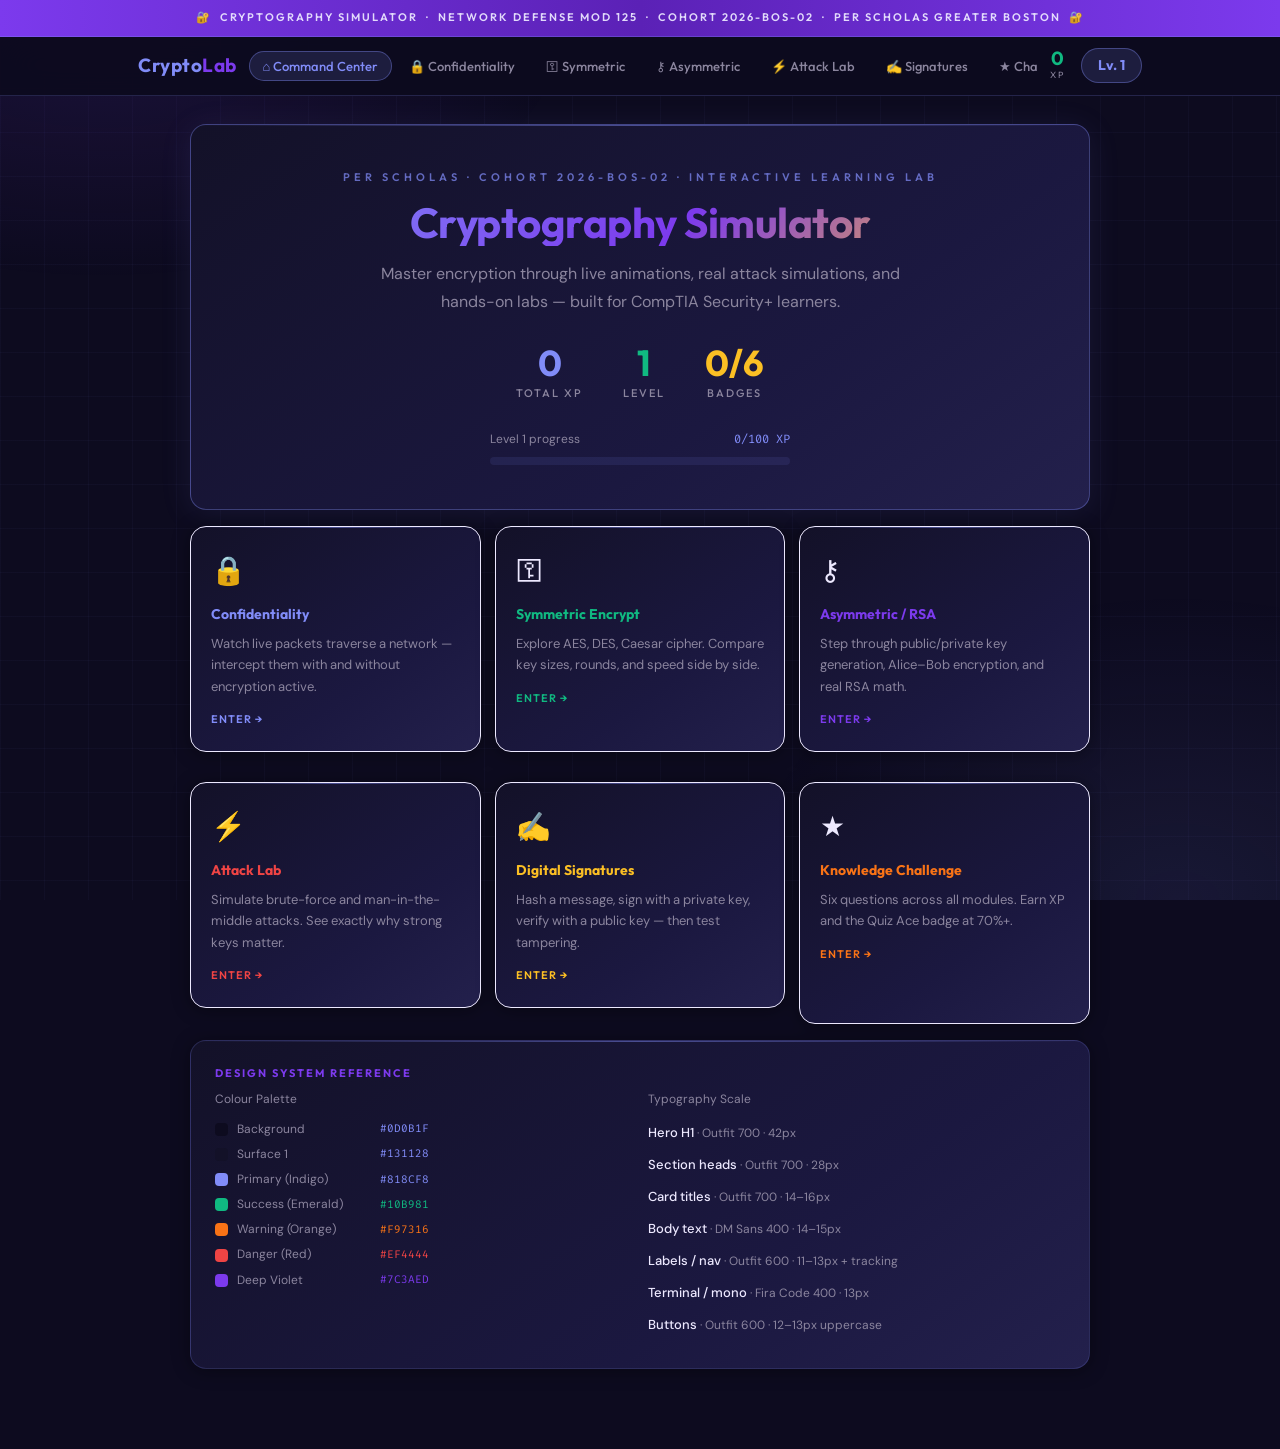
<file: CryptoSimulator/index.html>
<!DOCTYPE html>
<html lang="en">
<head>
  <meta charset="UTF-8" />
  <meta name="viewport" content="width=device-width, initial-scale=1.0" />
  <title>CryptoLab — Cryptography Simulator | Per Scholas</title>
  <meta name="description" content="Interactive cryptography simulator for CompTIA Security+ learners — Per Scholas cohort 2026-BOS-02. Works offline — no installation required." />

  <!--
    ════════════════════════════════════════════════════════
    CryptoLab — Standalone HTML Portal
    ────────────────────────────────────────────────────────
    HOW TO USE:
      1. Download this folder (cryptolab/)
      2. Double-click index.html
      3. Works immediately — no Node.js, no npm, no server!

    OFFLINE NOTE:
      Fonts (Outfit, DM Sans, Fira Code) load from Google Fonts
      on first use and are then cached by the browser.
      The portal is fully functional offline with system font fallbacks.
    ════════════════════════════════════════════════════════
  -->

  <!-- Google Fonts (cached after first load; system fonts used offline) -->
  <link rel="preconnect" href="https://fonts.googleapis.com" />
  <link rel="preconnect" href="https://fonts.gstatic.com" crossorigin />
  <link href="https://fonts.googleapis.com/css2?family=Outfit:wght@400;500;600;700&family=DM+Sans:wght@300;400;500&family=Fira+Code:wght@400;500&display=swap" rel="stylesheet" />

  <link rel="stylesheet" href="style.css" />
</head>
<body>

  <!-- ══ TOP ANNOUNCEMENT BANNER ══════════════════════════ -->
  <div class="top-banner" role="banner">
    🔐&nbsp; CRYPTOGRAPHY SIMULATOR &nbsp;·&nbsp; NETWORK DEFENSE MOD 125 &nbsp;·&nbsp;
    COHORT 2026-BOS-02 &nbsp;·&nbsp; PER SCHOLAS GREATER BOSTON &nbsp;🔐
  </div>

  <!-- ══ APPLICATION HEADER ════════════════════════════════ -->
  <header class="app-header" role="navigation">
    <div class="header-inner">

      <!-- Logo -->
      <div class="logo" id="logoBtn" role="button" tabindex="0" aria-label="Go to home">
        Crypto<span class="logo-accent">Lab</span>
      </div>

      <!-- Module navigation tabs (populated by JS) -->
      <nav class="nav-tabs" id="navTabs" aria-label="Learning modules"></nav>

      <!-- XP and Level display -->
      <div class="header-stats" aria-label="Your progress">
        <div class="stat-block">
          <div class="stat-val" id="headerXP">0</div>
          <div class="stat-lbl">XP</div>
        </div>
        <div class="level-pill" id="headerLevel">Lv. 1</div>
      </div>

    </div>
  </header>

  <!-- ══ MAIN CONTENT AREA ══════════════════════════════════ -->
  <main class="main-content" id="mainContent">
    <div id="moduleContainer" class="module-container" role="main"></div>
  </main>

  <!-- ══ TOAST NOTIFICATION ════════════════════════════════ -->
  <div class="toast" id="toast" role="status" aria-live="polite" aria-atomic="true"></div>

  <!-- ══ APPLICATION SCRIPT ════════════════════════════════ -->
  <script src="script.js"></script>

</body>
</html>
</file>
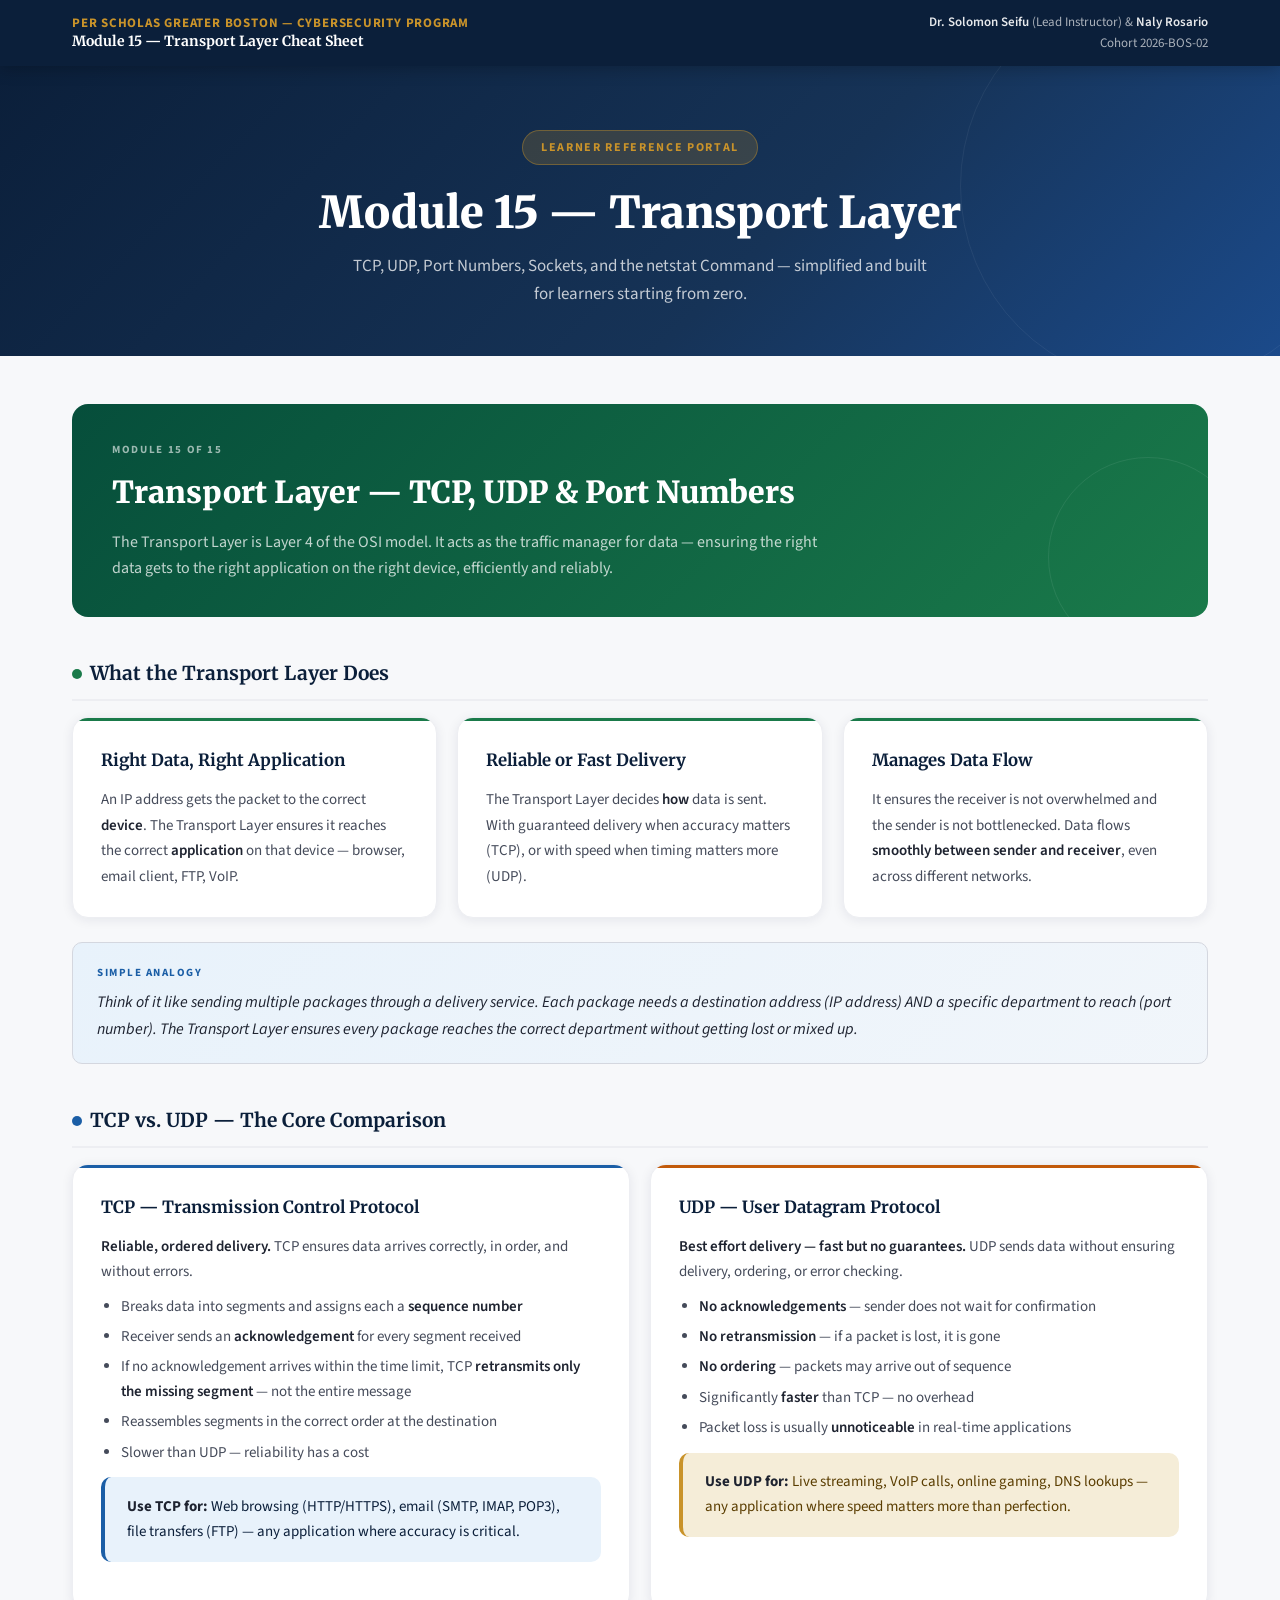
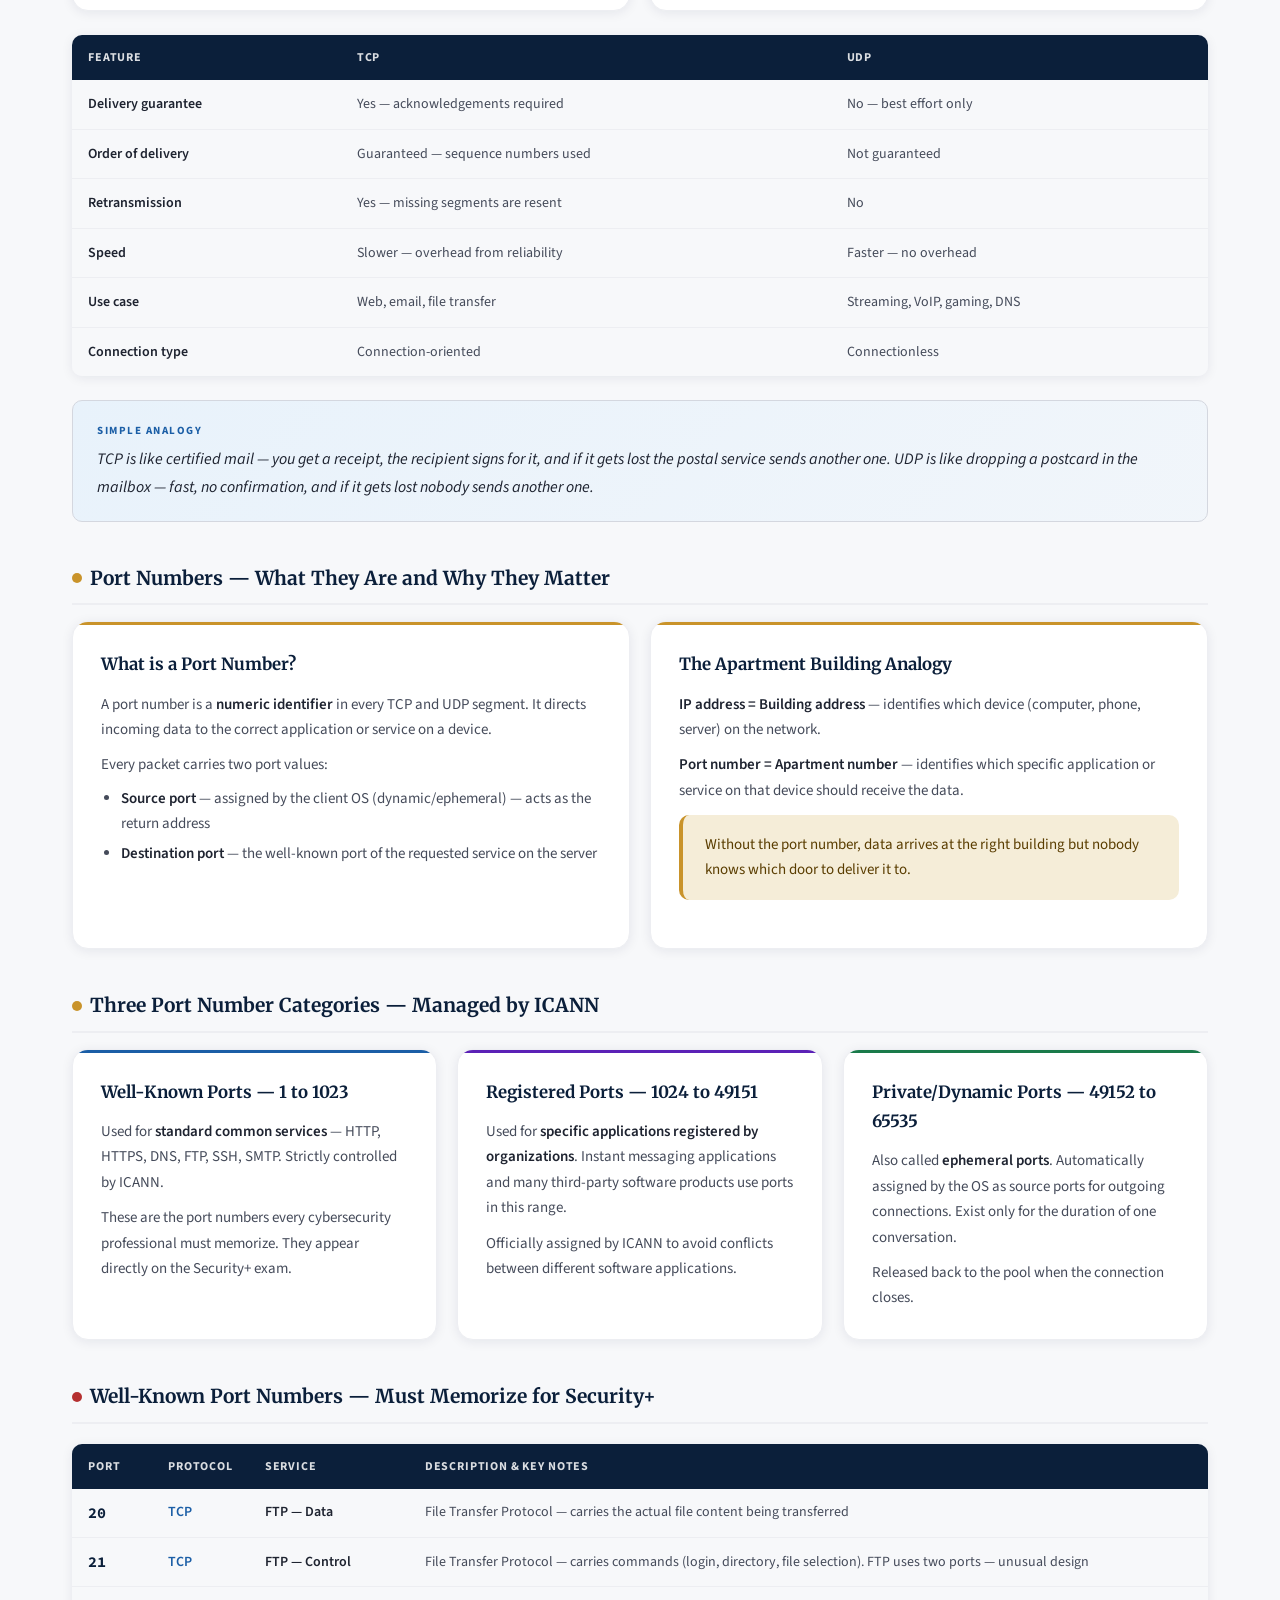
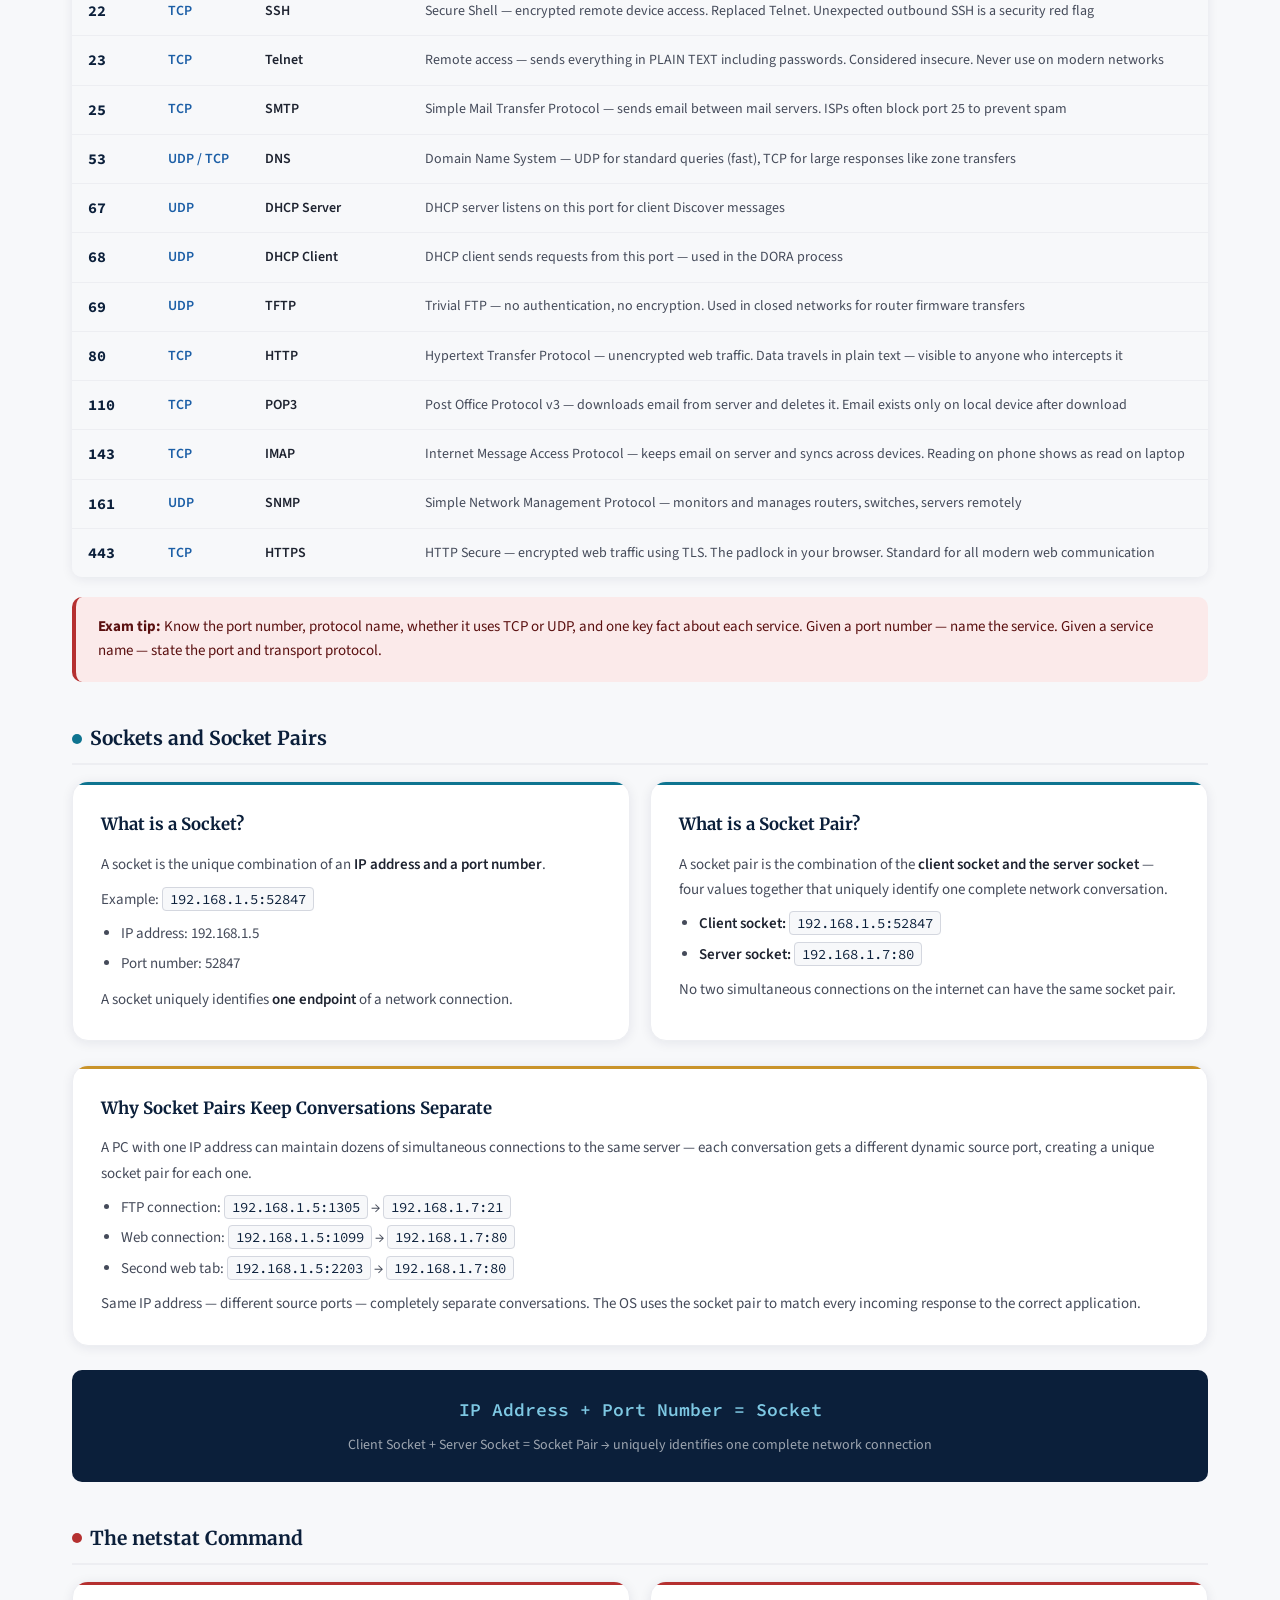
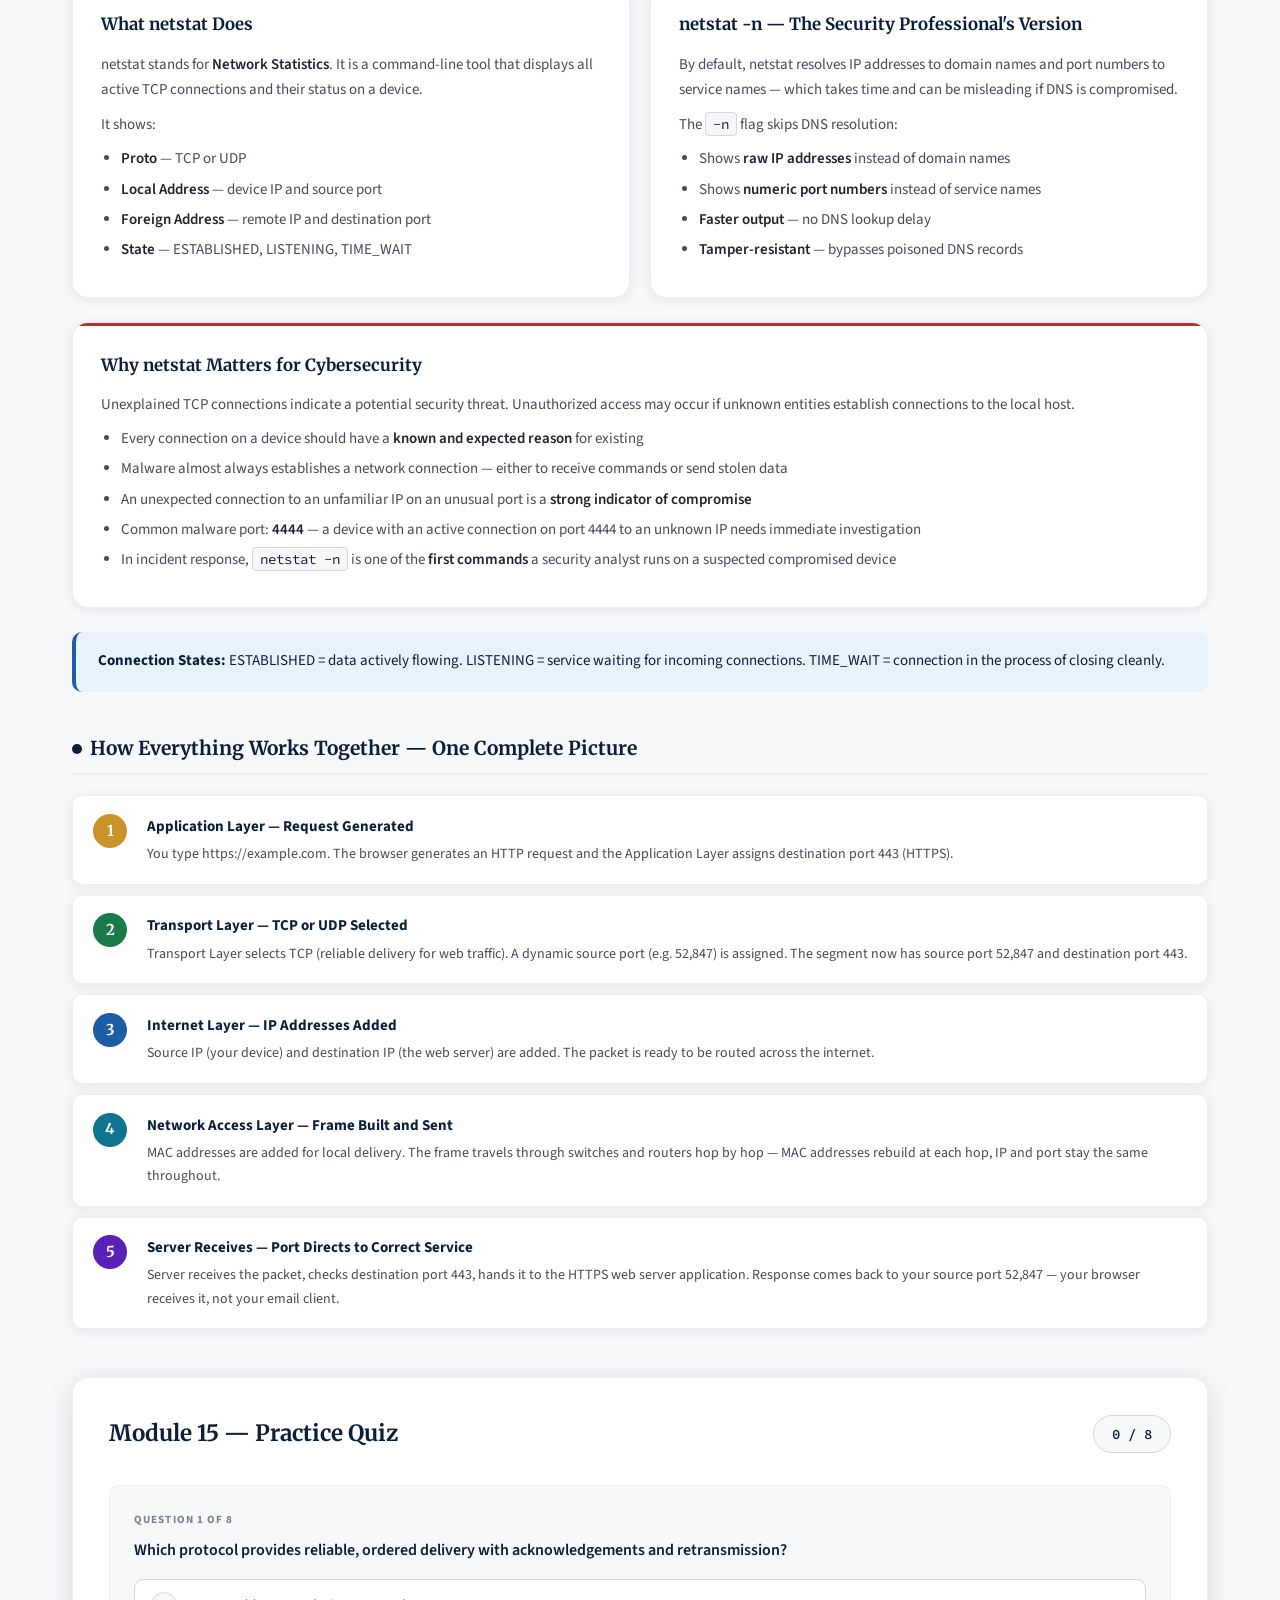
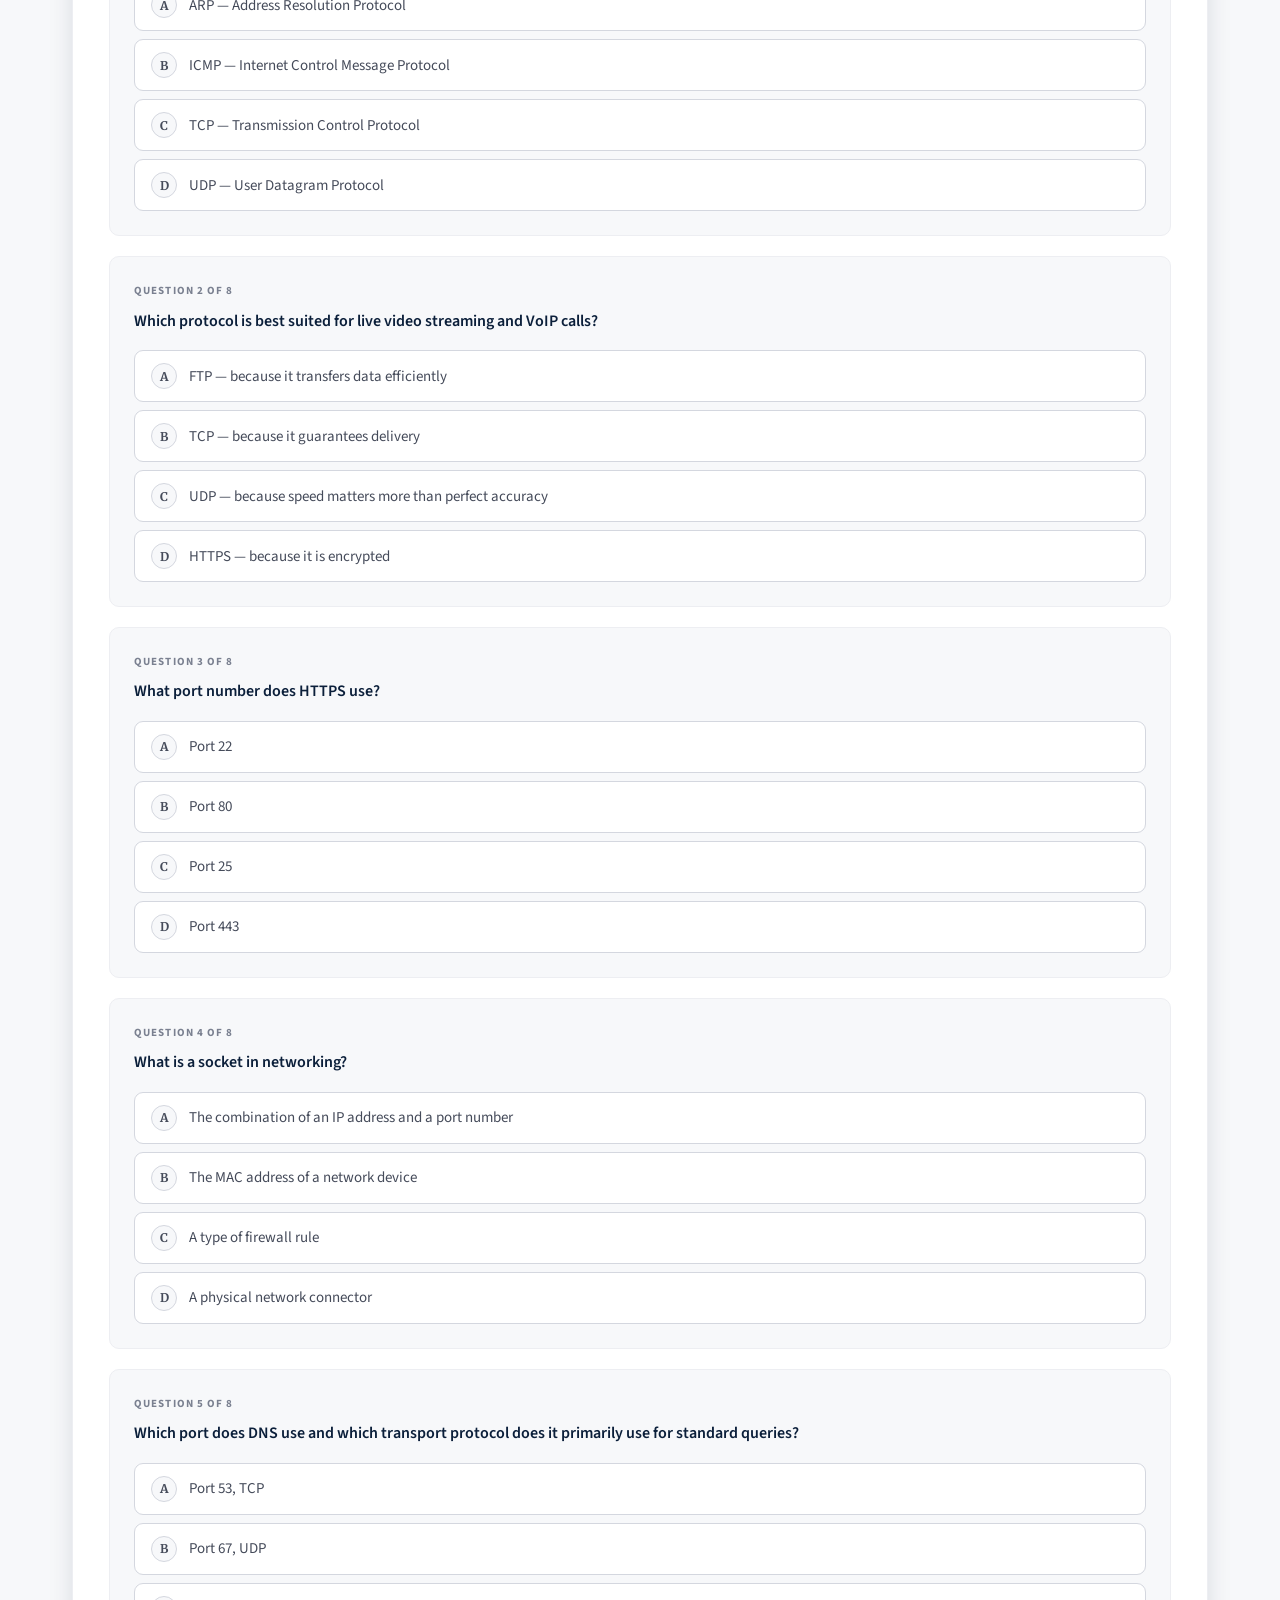
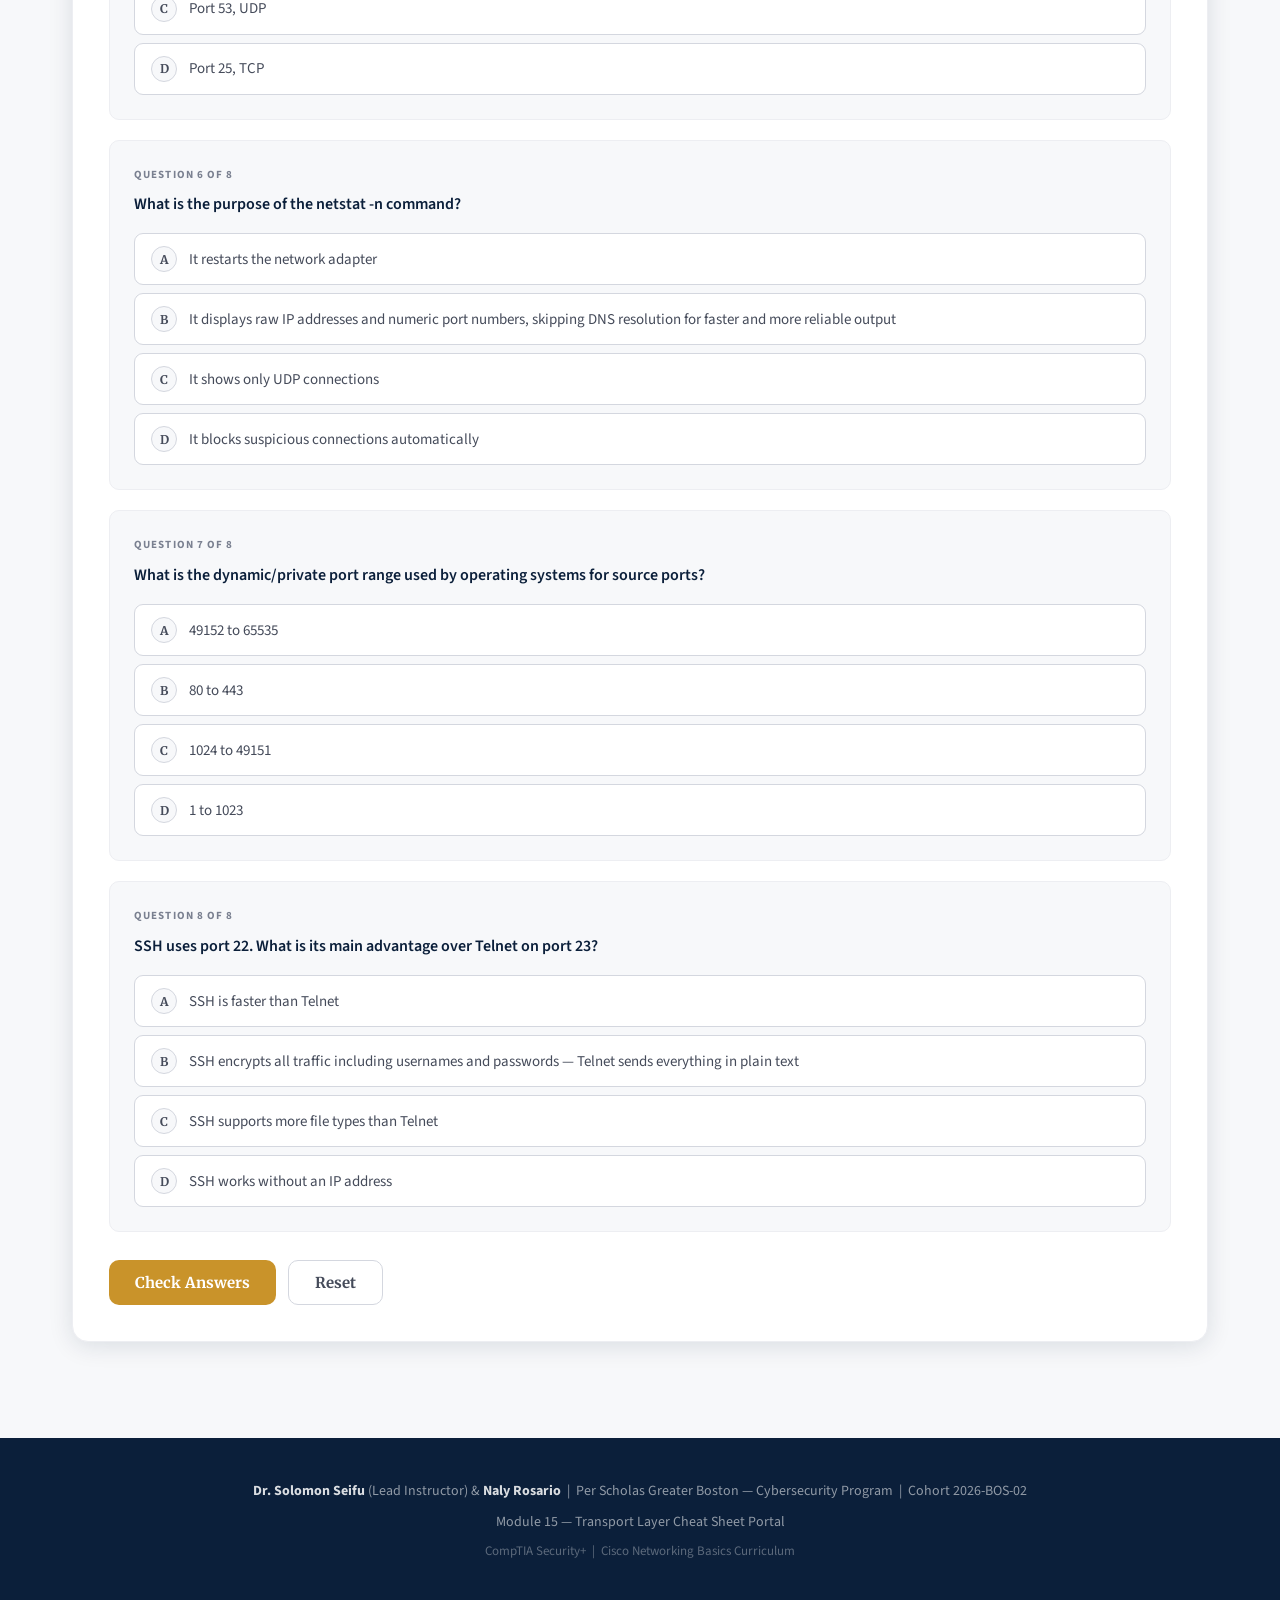
<file: 17.1.6-packet-tracer---use-the-ping-command.pka.html>
<!DOCTYPE html>
<html lang="en">
<head>
<meta charset="UTF-8">
<meta name="viewport" content="width=device-width, initial-scale=1.0">
<title>Module 15 — Transport Layer | Per Scholas Greater Boston</title>
<link href="https://fonts.googleapis.com/css2?family=Merriweather:wght@400;700;900&family=Source+Sans+3:wght@400;500;600;700&family=Source+Code+Pro:wght@400;600&display=swap" rel="stylesheet">
<style>
:root{
  --navy:#0B1F3A;--navy-mid:#163357;--blue:#1B5EA6;--blue-light:#2E7DD1;--blue-pale:#E8F2FB;
  --gold:#C9932A;--gold-light:#F5EDD8;--green:#1A7A4A;--green-light:#E4F4EC;
  --red:#B53030;--red-light:#FBEAEA;--orange:#C25A0A;--orange-light:#FDF0E6;
  --purple:#5B21B6;--purple-light:#EDE9FE;--cyan:#0E7490;--cyan-light:#E0F7FA;
  --gray-100:#F7F8FA;--gray-200:#EDEEF2;--gray-300:#D4D7DF;--gray-500:#7A8090;
  --gray-700:#454B5A;--gray-900:#1E2330;--white:#FFFFFF;
  --font-head:'Merriweather',Georgia,serif;--font-body:'Source Sans 3',sans-serif;--font-mono:'Source Code Pro',monospace;
  --radius:10px;--radius-lg:16px;--shadow:0 2px 12px rgba(11,31,58,0.08);--shadow-md:0 4px 24px rgba(11,31,58,0.12);
}
*,*::before,*::after{box-sizing:border-box;margin:0;padding:0}
html{scroll-behavior:smooth}
body{font-family:var(--font-body);font-size:17px;line-height:1.75;color:var(--gray-900);background:var(--gray-100)}

.site-header{background:var(--navy);position:sticky;top:0;z-index:200;box-shadow:0 2px 16px rgba(0,0,0,0.25)}
.header-inner{max-width:1200px;margin:0 auto;padding:0 2rem;display:flex;align-items:center;justify-content:space-between;height:66px}
.header-brand{display:flex;flex-direction:column;gap:2px}
.header-brand .school{font-size:13px;font-weight:700;letter-spacing:0.06em;text-transform:uppercase;color:var(--gold);line-height:1.2}
.header-brand .course{font-family:var(--font-head);font-size:14px;font-weight:700;color:#fff;line-height:1.2}
.header-instructors{font-size:13px;color:rgba(255,255,255,0.65);text-align:right;line-height:1.6}
.header-instructors strong{color:rgba(255,255,255,0.9);font-weight:600}

.hero{background:linear-gradient(135deg,var(--navy) 0%,var(--navy-mid) 60%,#1B4A8A 100%);color:#fff;padding:4rem 2rem 3rem;text-align:center;position:relative;overflow:hidden}
.hero::before{content:'';position:absolute;top:-80px;right:-80px;width:400px;height:400px;border-radius:50%;border:1px solid rgba(255,255,255,0.06);pointer-events:none}
.hero-badge{display:inline-block;background:rgba(201,147,42,0.2);border:1px solid rgba(201,147,42,0.4);color:var(--gold);font-size:12px;font-weight:700;letter-spacing:0.14em;text-transform:uppercase;padding:6px 18px;border-radius:30px;margin-bottom:1.25rem}
.hero h1{font-family:var(--font-head);font-size:clamp(1.8rem,4vw,2.75rem);font-weight:900;line-height:1.25;margin-bottom:0.75rem}
.hero p{font-size:17px;color:rgba(255,255,255,0.75);max-width:580px;margin:0 auto;line-height:1.65}

.main{max-width:1200px;margin:0 auto;padding:3rem 2rem 6rem}

.mod-header{border-radius:var(--radius-lg);padding:2.25rem 2.5rem;margin-bottom:2.5rem;color:#fff;position:relative;overflow:hidden;background:linear-gradient(135deg,#064E3B,#1A7A4A)}
.mod-header::after{content:'';position:absolute;bottom:-40px;right:-40px;width:200px;height:200px;border-radius:50%;border:1px solid rgba(255,255,255,0.08)}
.mod-header .tag{font-size:11px;font-weight:700;letter-spacing:0.15em;text-transform:uppercase;color:rgba(255,255,255,0.6);margin-bottom:0.4rem}
.mod-header h2{font-family:var(--font-head);font-size:1.9rem;font-weight:900;margin-bottom:0.6rem}
.mod-header p{font-size:16px;color:rgba(255,255,255,0.75);max-width:720px;line-height:1.65}

.sec-title{font-family:var(--font-head);font-size:1.2rem;font-weight:700;color:var(--navy);margin:2.5rem 0 1rem;padding-bottom:0.5rem;border-bottom:2px solid var(--gray-200);display:flex;align-items:center;gap:8px}
.sec-title .dot{width:10px;height:10px;border-radius:50%;flex-shrink:0}

.grid-2{display:grid;grid-template-columns:1fr 1fr;gap:1.25rem;margin-bottom:1.5rem}
.grid-3{display:grid;grid-template-columns:repeat(3,1fr);gap:1.25rem;margin-bottom:1.5rem}

.card{background:var(--white);border:1px solid var(--gray-200);border-radius:var(--radius-lg);padding:1.75rem;box-shadow:var(--shadow);position:relative;overflow:hidden}
.card::before{content:'';position:absolute;top:0;left:0;right:0;height:3px}
.card.accent-cyan::before{background:var(--cyan)}
.card.accent-green::before{background:var(--green)}
.card.accent-blue::before{background:var(--blue)}
.card.accent-gold::before{background:var(--gold)}
.card.accent-red::before{background:var(--red)}
.card.accent-orange::before{background:var(--orange)}
.card.accent-purple::before{background:var(--purple)}
.card-title{font-family:var(--font-head);font-size:1.05rem;font-weight:700;color:var(--navy);margin-bottom:0.75rem}
.card p{font-size:15px;color:var(--gray-700);margin-bottom:0.6rem;line-height:1.7}
.card p:last-child{margin-bottom:0}
.card ul{margin:0.5rem 0 0 1.25rem;color:var(--gray-700);font-size:15px}
.card li{margin-bottom:0.35rem;line-height:1.65}
.card strong{color:var(--gray-900);font-weight:600}
code{font-family:var(--font-mono);font-size:14px;background:var(--gray-100);border:1px solid var(--gray-300);padding:2px 7px;border-radius:4px;color:var(--navy)}

.callout{border-radius:var(--radius);padding:1.1rem 1.4rem;margin:1.25rem 0;font-size:15px;line-height:1.65;border-left:4px solid}
.callout.info{background:var(--blue-pale);border-color:var(--blue);color:var(--navy)}
.callout.warning{background:var(--gold-light);border-color:var(--gold);color:#5A3D00}
.callout.success{background:var(--green-light);border-color:var(--green);color:#0D3D22}
.callout.danger{background:var(--red-light);border-color:var(--red);color:#5A1010}
.callout strong{font-weight:700}

.tbl{width:100%;border-collapse:collapse;font-size:15px;margin:1.25rem 0;border-radius:var(--radius);overflow:hidden;box-shadow:var(--shadow)}
.tbl thead tr{background:var(--navy)}
.tbl th{padding:12px 16px;text-align:left;font-size:12px;font-weight:700;letter-spacing:0.07em;text-transform:uppercase;color:rgba(255,255,255,0.85)}
.tbl td{padding:12px 16px;border-bottom:1px solid var(--gray-200);font-size:14px;color:var(--gray-700)}
.tbl td:first-child{color:var(--gray-900);font-weight:600}
.tbl tbody tr:nth-child(even) td{background:var(--gray-100)}
.tbl tbody tr:hover td{background:var(--blue-pale)}
.tbl tbody tr:last-child td{border-bottom:none}

.steps{display:flex;flex-direction:column;gap:10px;margin:1.25rem 0}
.step{display:flex;gap:1.25rem;align-items:flex-start;background:var(--white);border:1px solid var(--gray-200);border-radius:var(--radius);padding:1.1rem 1.25rem;box-shadow:var(--shadow)}
.step-num{width:34px;height:34px;border-radius:50%;display:flex;align-items:center;justify-content:center;font-family:var(--font-head);font-size:15px;font-weight:700;flex-shrink:0;color:#fff}
.step-body h4{font-size:15px;font-weight:700;color:var(--navy);margin-bottom:3px}
.step-body p{font-size:14px;color:var(--gray-700);margin:0;line-height:1.65}

.analogy{background:linear-gradient(135deg,var(--blue-pale),rgba(232,242,251,0.4));border:1px solid var(--gray-300);border-radius:var(--radius);padding:1.25rem 1.5rem;margin:1.5rem 0}
.analogy-lbl{font-size:11px;font-weight:700;letter-spacing:0.14em;text-transform:uppercase;color:var(--blue);margin-bottom:6px}
.analogy-txt{font-size:16px;color:var(--gray-900);font-style:italic;line-height:1.7}

.formula{background:var(--navy);color:#fff;border-radius:var(--radius);padding:1.5rem 2rem;text-align:center;margin:1.25rem 0}
.formula .f-main{font-family:var(--font-mono);font-size:18px;font-weight:600;color:#7EC8E3;margin-bottom:6px}
.formula .f-note{font-size:14px;color:rgba(255,255,255,0.6)}

.port-table{width:100%;border-collapse:collapse;font-size:14px;margin:1.25rem 0;border-radius:var(--radius);overflow:hidden;box-shadow:var(--shadow)}
.port-table thead tr{background:var(--navy)}
.port-table th{padding:12px 16px;text-align:left;font-size:12px;font-weight:700;letter-spacing:0.07em;text-transform:uppercase;color:rgba(255,255,255,0.85)}
.port-table td{padding:11px 16px;border-bottom:1px solid var(--gray-200);font-size:14px}
.port-table td:first-child{font-family:var(--font-mono);font-size:15px;font-weight:700;color:var(--navy);background:var(--gray-100);width:80px}
.port-table td:nth-child(2){color:var(--blue);font-weight:600;width:80px}
.port-table td:nth-child(3){color:var(--gray-900);font-weight:600;width:160px}
.port-table td:nth-child(4){color:var(--gray-700)}
.port-table tbody tr:hover td{background:var(--blue-pale)}
.port-table tbody tr:last-child td{border-bottom:none}

.quiz-section{background:var(--white);border:1px solid var(--gray-200);border-radius:var(--radius-lg);padding:2.25rem;margin-top:3rem;box-shadow:var(--shadow-md)}
.quiz-head{display:flex;align-items:center;justify-content:space-between;margin-bottom:2rem;flex-wrap:wrap;gap:1rem}
.quiz-head h3{font-family:var(--font-head);font-size:1.4rem;font-weight:700;color:var(--navy)}
.score-badge{background:var(--gray-100);border:1.5px solid var(--gray-300);border-radius:20px;padding:6px 18px;font-family:var(--font-mono);font-size:14px;font-weight:600;color:var(--navy)}
.q-card{background:var(--gray-100);border:1px solid var(--gray-200);border-radius:var(--radius);padding:1.5rem;margin-bottom:1.25rem}
.q-num{font-size:11px;font-weight:700;letter-spacing:0.1em;text-transform:uppercase;color:var(--gray-500);margin-bottom:0.5rem}
.q-text{font-size:16px;font-weight:600;color:var(--navy);margin-bottom:1.1rem;line-height:1.5}
.q-opts{display:grid;gap:8px}
.q-opt{display:flex;align-items:center;gap:12px;padding:12px 16px;border-radius:9px;border:1.5px solid var(--gray-300);background:var(--white);cursor:pointer;transition:all 0.15s;font-size:15px;color:var(--gray-700);font-family:var(--font-body);text-align:left;width:100%}
.q-opt:hover:not(:disabled){border-color:var(--blue);background:var(--blue-pale);color:var(--navy)}
.q-opt .ltr{width:26px;height:26px;border-radius:50%;background:var(--gray-100);border:1.5px solid var(--gray-300);display:flex;align-items:center;justify-content:center;font-size:12px;font-weight:700;flex-shrink:0;font-family:var(--font-head);color:var(--gray-700)}
.q-opt.selected{border-color:var(--blue);background:var(--blue-pale)}
.q-opt.correct{border-color:var(--green);background:var(--green-light);color:#0D3D22}
.q-opt.correct .ltr{background:var(--green);border-color:var(--green);color:#fff}
.q-opt.wrong{border-color:var(--red);background:var(--red-light);color:#5A1010}
.q-opt.wrong .ltr{background:var(--red);border-color:var(--red);color:#fff}
.q-fb{margin-top:0.75rem;padding:0.75rem 1rem;border-radius:8px;font-size:14px;display:none;line-height:1.65}
.q-fb.show{display:block}
.q-fb.ok{background:var(--green-light);border-left:4px solid var(--green);color:#0D3D22}
.q-fb.bad{background:var(--red-light);border-left:4px solid var(--red);color:#5A1010}
.btn-row{display:flex;gap:0.75rem;margin-top:1.75rem;flex-wrap:wrap}
.btn{padding:12px 26px;border-radius:var(--radius);font-family:var(--font-head);font-size:15px;font-weight:700;cursor:pointer;border:none;transition:all 0.2s}
.btn-primary{background:var(--blue);color:#fff}
.btn-primary:hover{background:var(--navy)}
.btn-gold{background:var(--gold);color:#fff}
.btn-gold:hover{background:#A57820}
.btn-ghost{background:var(--white);color:var(--gray-700);border:1.5px solid var(--gray-300)}
.btn-ghost:hover{border-color:var(--navy);color:var(--navy)}
.final-score{background:linear-gradient(135deg,var(--gold-light),var(--blue-pale));border:1px solid var(--gray-300);border-radius:var(--radius-lg);padding:2rem;text-align:center;margin-top:1.5rem;display:none}
.final-score.show{display:block}
.fs-num{font-family:var(--font-head);font-size:3.5rem;font-weight:900;color:var(--gold);line-height:1}
.fs-label{font-size:14px;color:var(--gray-500);margin-top:4px}
.fs-msg{font-size:17px;color:var(--navy);margin-top:0.75rem;font-weight:600}

.site-footer{background:var(--navy);color:rgba(255,255,255,0.55);text-align:center;padding:2.5rem 2rem;font-size:14px;line-height:1.9}
.site-footer strong{color:rgba(255,255,255,0.85)}

@media(max-width:700px){
  .grid-2,.grid-3{grid-template-columns:1fr}
  .header-inner{height:60px}
  .main{padding:2rem 1rem 4rem}
}
</style>
</head>
<body>

<header class="site-header">
  <div class="header-inner">
    <div class="header-brand">
      <span class="school">Per Scholas Greater Boston — Cybersecurity Program</span>
      <span class="course">Module 15 — Transport Layer Cheat Sheet</span>
    </div>
    <div class="header-instructors">
      <strong>Dr. Solomon Seifu</strong> (Lead Instructor) &amp; <strong>Naly Rosario</strong><br>
      Cohort 2026-BOS-02
    </div>
  </div>
</header>

<div class="hero">
  <div class="hero-badge">Learner Reference Portal</div>
  <h1>Module 15 — Transport Layer</h1>
  <p>TCP, UDP, Port Numbers, Sockets, and the netstat Command — simplified and built for learners starting from zero.</p>
</div>

<main class="main">

  <div class="mod-header">
    <div class="tag">Module 15 of 15</div>
    <h2>Transport Layer — TCP, UDP &amp; Port Numbers</h2>
    <p>The Transport Layer is Layer 4 of the OSI model. It acts as the traffic manager for data — ensuring the right data gets to the right application on the right device, efficiently and reliably.</p>
  </div>

  <!-- ══ WHAT IS THE TRANSPORT LAYER ══ -->
  <div class="sec-title"><span class="dot" style="background:var(--green)"></span>What the Transport Layer Does</div>
  <div class="grid-3">
    <div class="card accent-green">
      <div class="card-title">Right Data, Right Application</div>
      <p>An IP address gets the packet to the correct <strong>device</strong>. The Transport Layer ensures it reaches the correct <strong>application</strong> on that device — browser, email client, FTP, VoIP.</p>
    </div>
    <div class="card accent-green">
      <div class="card-title">Reliable or Fast Delivery</div>
      <p>The Transport Layer decides <strong>how</strong> data is sent. With guaranteed delivery when accuracy matters (TCP), or with speed when timing matters more (UDP).</p>
    </div>
    <div class="card accent-green">
      <div class="card-title">Manages Data Flow</div>
      <p>It ensures the receiver is not overwhelmed and the sender is not bottlenecked. Data flows <strong>smoothly between sender and receiver</strong>, even across different networks.</p>
    </div>
  </div>

  <div class="analogy">
    <div class="analogy-lbl">Simple Analogy</div>
    <div class="analogy-txt">Think of it like sending multiple packages through a delivery service. Each package needs a destination address (IP address) AND a specific department to reach (port number). The Transport Layer ensures every package reaches the correct department without getting lost or mixed up.</div>
  </div>

  <!-- ══ TCP vs UDP ══ -->
  <div class="sec-title"><span class="dot" style="background:var(--blue)"></span>TCP vs. UDP — The Core Comparison</div>
  <div class="grid-2">
    <div class="card accent-blue">
      <div class="card-title">TCP — Transmission Control Protocol</div>
      <p><strong>Reliable, ordered delivery.</strong> TCP ensures data arrives correctly, in order, and without errors.</p>
      <ul>
        <li>Breaks data into segments and assigns each a <strong>sequence number</strong></li>
        <li>Receiver sends an <strong>acknowledgement</strong> for every segment received</li>
        <li>If no acknowledgement arrives within the time limit, TCP <strong>retransmits only the missing segment</strong> — not the entire message</li>
        <li>Reassembles segments in the correct order at the destination</li>
        <li>Slower than UDP — reliability has a cost</li>
      </ul>
      <div class="callout info" style="margin-top:0.75rem"><strong>Use TCP for:</strong> Web browsing (HTTP/HTTPS), email (SMTP, IMAP, POP3), file transfers (FTP) — any application where accuracy is critical.</div>
    </div>
    <div class="card accent-orange">
      <div class="card-title">UDP — User Datagram Protocol</div>
      <p><strong>Best effort delivery — fast but no guarantees.</strong> UDP sends data without ensuring delivery, ordering, or error checking.</p>
      <ul>
        <li><strong>No acknowledgements</strong> — sender does not wait for confirmation</li>
        <li><strong>No retransmission</strong> — if a packet is lost, it is gone</li>
        <li><strong>No ordering</strong> — packets may arrive out of sequence</li>
        <li>Significantly <strong>faster</strong> than TCP — no overhead</li>
        <li>Packet loss is usually <strong>unnoticeable</strong> in real-time applications</li>
      </ul>
      <div class="callout warning" style="margin-top:0.75rem"><strong>Use UDP for:</strong> Live streaming, VoIP calls, online gaming, DNS lookups — any application where speed matters more than perfection.</div>
    </div>
  </div>

  <table class="tbl">
    <thead><tr><th>Feature</th><th>TCP</th><th>UDP</th></tr></thead>
    <tbody>
      <tr><td>Delivery guarantee</td><td>Yes — acknowledgements required</td><td>No — best effort only</td></tr>
      <tr><td>Order of delivery</td><td>Guaranteed — sequence numbers used</td><td>Not guaranteed</td></tr>
      <tr><td>Retransmission</td><td>Yes — missing segments are resent</td><td>No</td></tr>
      <tr><td>Speed</td><td>Slower — overhead from reliability</td><td>Faster — no overhead</td></tr>
      <tr><td>Use case</td><td>Web, email, file transfer</td><td>Streaming, VoIP, gaming, DNS</td></tr>
      <tr><td>Connection type</td><td>Connection-oriented</td><td>Connectionless</td></tr>
    </tbody>
  </table>

  <div class="analogy">
    <div class="analogy-lbl">Simple Analogy</div>
    <div class="analogy-txt">TCP is like certified mail — you get a receipt, the recipient signs for it, and if it gets lost the postal service sends another one. UDP is like dropping a postcard in the mailbox — fast, no confirmation, and if it gets lost nobody sends another one.</div>
  </div>

  <!-- ══ PORT NUMBERS ══ -->
  <div class="sec-title"><span class="dot" style="background:var(--gold)"></span>Port Numbers — What They Are and Why They Matter</div>
  <div class="grid-2">
    <div class="card accent-gold">
      <div class="card-title">What is a Port Number?</div>
      <p>A port number is a <strong>numeric identifier</strong> in every TCP and UDP segment. It directs incoming data to the correct application or service on a device.</p>
      <p>Every packet carries two port values:</p>
      <ul>
        <li><strong>Source port</strong> — assigned by the client OS (dynamic/ephemeral) — acts as the return address</li>
        <li><strong>Destination port</strong> — the well-known port of the requested service on the server</li>
      </ul>
    </div>
    <div class="card accent-gold">
      <div class="card-title">The Apartment Building Analogy</div>
      <p><strong>IP address = Building address</strong> — identifies which device (computer, phone, server) on the network.</p>
      <p><strong>Port number = Apartment number</strong> — identifies which specific application or service on that device should receive the data.</p>
      <div class="callout warning" style="margin-top:0.75rem">Without the port number, data arrives at the right building but nobody knows which door to deliver it to.</div>
    </div>
  </div>

  <!-- ══ THREE PORT CATEGORIES ══ -->
  <div class="sec-title"><span class="dot" style="background:var(--gold)"></span>Three Port Number Categories — Managed by ICANN</div>
  <div class="grid-3">
    <div class="card accent-blue">
      <div class="card-title">Well-Known Ports — 1 to 1023</div>
      <p>Used for <strong>standard common services</strong> — HTTP, HTTPS, DNS, FTP, SSH, SMTP. Strictly controlled by ICANN.</p>
      <p>These are the port numbers every cybersecurity professional must memorize. They appear directly on the Security+ exam.</p>
    </div>
    <div class="card accent-purple">
      <div class="card-title">Registered Ports — 1024 to 49151</div>
      <p>Used for <strong>specific applications registered by organizations</strong>. Instant messaging applications and many third-party software products use ports in this range.</p>
      <p>Officially assigned by ICANN to avoid conflicts between different software applications.</p>
    </div>
    <div class="card accent-green">
      <div class="card-title">Private/Dynamic Ports — 49152 to 65535</div>
      <p>Also called <strong>ephemeral ports</strong>. Automatically assigned by the OS as source ports for outgoing connections. Exist only for the duration of one conversation.</p>
      <p>Released back to the pool when the connection closes.</p>
    </div>
  </div>

  <!-- ══ WELL-KNOWN PORTS TABLE ══ -->
  <div class="sec-title"><span class="dot" style="background:var(--red)"></span>Well-Known Port Numbers — Must Memorize for Security+</div>
  <table class="port-table">
    <thead><tr><th>Port</th><th>Protocol</th><th>Service</th><th>Description &amp; Key Notes</th></tr></thead>
    <tbody>
      <tr><td>20</td><td>TCP</td><td>FTP — Data</td><td>File Transfer Protocol — carries the actual file content being transferred</td></tr>
      <tr><td>21</td><td>TCP</td><td>FTP — Control</td><td>File Transfer Protocol — carries commands (login, directory, file selection). FTP uses two ports — unusual design</td></tr>
      <tr><td>22</td><td>TCP</td><td>SSH</td><td>Secure Shell — encrypted remote device access. Replaced Telnet. Unexpected outbound SSH is a security red flag</td></tr>
      <tr><td>23</td><td>TCP</td><td>Telnet</td><td>Remote access — sends everything in PLAIN TEXT including passwords. Considered insecure. Never use on modern networks</td></tr>
      <tr><td>25</td><td>TCP</td><td>SMTP</td><td>Simple Mail Transfer Protocol — sends email between mail servers. ISPs often block port 25 to prevent spam</td></tr>
      <tr><td>53</td><td>UDP / TCP</td><td>DNS</td><td>Domain Name System — UDP for standard queries (fast), TCP for large responses like zone transfers</td></tr>
      <tr><td>67</td><td>UDP</td><td>DHCP Server</td><td>DHCP server listens on this port for client Discover messages</td></tr>
      <tr><td>68</td><td>UDP</td><td>DHCP Client</td><td>DHCP client sends requests from this port — used in the DORA process</td></tr>
      <tr><td>69</td><td>UDP</td><td>TFTP</td><td>Trivial FTP — no authentication, no encryption. Used in closed networks for router firmware transfers</td></tr>
      <tr><td>80</td><td>TCP</td><td>HTTP</td><td>Hypertext Transfer Protocol — unencrypted web traffic. Data travels in plain text — visible to anyone who intercepts it</td></tr>
      <tr><td>110</td><td>TCP</td><td>POP3</td><td>Post Office Protocol v3 — downloads email from server and deletes it. Email exists only on local device after download</td></tr>
      <tr><td>143</td><td>TCP</td><td>IMAP</td><td>Internet Message Access Protocol — keeps email on server and syncs across devices. Reading on phone shows as read on laptop</td></tr>
      <tr><td>161</td><td>UDP</td><td>SNMP</td><td>Simple Network Management Protocol — monitors and manages routers, switches, servers remotely</td></tr>
      <tr><td>443</td><td>TCP</td><td>HTTPS</td><td>HTTP Secure — encrypted web traffic using TLS. The padlock in your browser. Standard for all modern web communication</td></tr>
    </tbody>
  </table>
  <div class="callout danger"><strong>Exam tip:</strong> Know the port number, protocol name, whether it uses TCP or UDP, and one key fact about each service. Given a port number — name the service. Given a service name — state the port and transport protocol.</div>

  <!-- ══ SOCKETS ══ -->
  <div class="sec-title"><span class="dot" style="background:var(--cyan)"></span>Sockets and Socket Pairs</div>
  <div class="grid-2">
    <div class="card accent-cyan">
      <div class="card-title">What is a Socket?</div>
      <p>A socket is the unique combination of an <strong>IP address and a port number</strong>.</p>
      <p>Example: <code>192.168.1.5:52847</code></p>
      <ul>
        <li>IP address: 192.168.1.5</li>
        <li>Port number: 52847</li>
      </ul>
      <p style="margin-top:0.6rem">A socket uniquely identifies <strong>one endpoint</strong> of a network connection.</p>
    </div>
    <div class="card accent-cyan">
      <div class="card-title">What is a Socket Pair?</div>
      <p>A socket pair is the combination of the <strong>client socket and the server socket</strong> — four values together that uniquely identify one complete network conversation.</p>
      <ul>
        <li><strong>Client socket:</strong> <code>192.168.1.5:52847</code></li>
        <li><strong>Server socket:</strong> <code>192.168.1.7:80</code></li>
      </ul>
      <p style="margin-top:0.6rem">No two simultaneous connections on the internet can have the same socket pair.</p>
    </div>
  </div>

  <div class="card accent-gold" style="margin-bottom:1.5rem">
    <div class="card-title">Why Socket Pairs Keep Conversations Separate</div>
    <p>A PC with one IP address can maintain dozens of simultaneous connections to the same server — each conversation gets a different dynamic source port, creating a unique socket pair for each one.</p>
    <ul>
      <li>FTP connection: <code>192.168.1.5:1305</code> → <code>192.168.1.7:21</code></li>
      <li>Web connection: <code>192.168.1.5:1099</code> → <code>192.168.1.7:80</code></li>
      <li>Second web tab: <code>192.168.1.5:2203</code> → <code>192.168.1.7:80</code></li>
    </ul>
    <p style="margin-top:0.6rem">Same IP address — different source ports — completely separate conversations. The OS uses the socket pair to match every incoming response to the correct application.</p>
  </div>

  <div class="formula">
    <div class="f-main">IP Address + Port Number = Socket</div>
    <div class="f-note" style="margin-top:8px">Client Socket + Server Socket = Socket Pair → uniquely identifies one complete network connection</div>
  </div>

  <!-- ══ NETSTAT ══ -->
  <div class="sec-title"><span class="dot" style="background:var(--red)"></span>The netstat Command</div>
  <div class="grid-2">
    <div class="card accent-red">
      <div class="card-title">What netstat Does</div>
      <p>netstat stands for <strong>Network Statistics</strong>. It is a command-line tool that displays all active TCP connections and their status on a device.</p>
      <p>It shows:</p>
      <ul>
        <li><strong>Proto</strong> — TCP or UDP</li>
        <li><strong>Local Address</strong> — device IP and source port</li>
        <li><strong>Foreign Address</strong> — remote IP and destination port</li>
        <li><strong>State</strong> — ESTABLISHED, LISTENING, TIME_WAIT</li>
      </ul>
    </div>
    <div class="card accent-red">
      <div class="card-title">netstat -n — The Security Professional's Version</div>
      <p>By default, netstat resolves IP addresses to domain names and port numbers to service names — which takes time and can be misleading if DNS is compromised.</p>
      <p>The <code>-n</code> flag skips DNS resolution:</p>
      <ul>
        <li>Shows <strong>raw IP addresses</strong> instead of domain names</li>
        <li>Shows <strong>numeric port numbers</strong> instead of service names</li>
        <li><strong>Faster output</strong> — no DNS lookup delay</li>
        <li><strong>Tamper-resistant</strong> — bypasses poisoned DNS records</li>
      </ul>
    </div>
  </div>

  <div class="card accent-red" style="margin-bottom:1.5rem">
    <div class="card-title">Why netstat Matters for Cybersecurity</div>
    <p>Unexplained TCP connections indicate a potential security threat. Unauthorized access may occur if unknown entities establish connections to the local host.</p>
    <ul>
      <li>Every connection on a device should have a <strong>known and expected reason</strong> for existing</li>
      <li>Malware almost always establishes a network connection — either to receive commands or send stolen data</li>
      <li>An unexpected connection to an unfamiliar IP on an unusual port is a <strong>strong indicator of compromise</strong></li>
      <li>Common malware port: <strong>4444</strong> — a device with an active connection on port 4444 to an unknown IP needs immediate investigation</li>
      <li>In incident response, <code>netstat -n</code> is one of the <strong>first commands</strong> a security analyst runs on a suspected compromised device</li>
    </ul>
  </div>

  <div class="callout info"><strong>Connection States:</strong> ESTABLISHED = data actively flowing. LISTENING = service waiting for incoming connections. TIME_WAIT = connection in the process of closing cleanly.</div>

  <!-- ══ HOW IT ALL CONNECTS ══ -->
  <div class="sec-title"><span class="dot" style="background:var(--navy)"></span>How Everything Works Together — One Complete Picture</div>
  <div class="steps">
    <div class="step"><div class="step-num" style="background:var(--gold)">1</div><div class="step-body"><h4>Application Layer — Request Generated</h4><p>You type https://example.com. The browser generates an HTTP request and the Application Layer assigns destination port 443 (HTTPS).</p></div></div>
    <div class="step"><div class="step-num" style="background:var(--green)">2</div><div class="step-body"><h4>Transport Layer — TCP or UDP Selected</h4><p>Transport Layer selects TCP (reliable delivery for web traffic). A dynamic source port (e.g. 52,847) is assigned. The segment now has source port 52,847 and destination port 443.</p></div></div>
    <div class="step"><div class="step-num" style="background:var(--blue)">3</div><div class="step-body"><h4>Internet Layer — IP Addresses Added</h4><p>Source IP (your device) and destination IP (the web server) are added. The packet is ready to be routed across the internet.</p></div></div>
    <div class="step"><div class="step-num" style="background:var(--cyan)">4</div><div class="step-body"><h4>Network Access Layer — Frame Built and Sent</h4><p>MAC addresses are added for local delivery. The frame travels through switches and routers hop by hop — MAC addresses rebuild at each hop, IP and port stay the same throughout.</p></div></div>
    <div class="step"><div class="step-num" style="background:var(--purple)">5</div><div class="step-body"><h4>Server Receives — Port Directs to Correct Service</h4><p>Server receives the packet, checks destination port 443, hands it to the HTTPS web server application. Response comes back to your source port 52,847 — your browser receives it, not your email client.</p></div></div>
  </div>

  <!-- ══ QUIZ ══ -->
  <div class="quiz-section">
    <div class="quiz-head"><h3>Module 15 — Practice Quiz</h3><span class="score-badge" id="score15">0 / 8</span></div>
    <div id="quiz15"></div>
    <div class="btn-row">
      <button class="btn btn-gold" onclick="checkQuiz()">Check Answers</button>
      <button class="btn btn-ghost" onclick="resetQuiz()">Reset</button>
    </div>
    <div class="final-score" id="fs15"></div>
  </div>

</main>

<footer class="site-footer">
  <div><strong>Dr. Solomon Seifu</strong> (Lead Instructor) &amp; <strong>Naly Rosario</strong> &nbsp;|&nbsp; Per Scholas Greater Boston — Cybersecurity Program &nbsp;|&nbsp; Cohort 2026-BOS-02</div>
  <div style="margin-top:4px">Module 15 — Transport Layer Cheat Sheet Portal</div>
  <div style="margin-top:4px;font-size:13px;opacity:0.6">CompTIA Security+ &nbsp;|&nbsp; Cisco Networking Basics Curriculum</div>
</footer>

<script>
function shuffle(arr){return [...arr].sort(()=>Math.random()-0.5)}

const questions = [
  {q:"Which protocol provides reliable, ordered delivery with acknowledgements and retransmission?", opts:["UDP — User Datagram Protocol","TCP — Transmission Control Protocol","ICMP — Internet Control Message Protocol","ARP — Address Resolution Protocol"], ans:1, exp:"TCP provides reliable ordered delivery. It acknowledges every segment, retransmits missing segments, and reassembles data in the correct order. UDP provides best-effort delivery with no guarantees."},
  {q:"Which protocol is best suited for live video streaming and VoIP calls?", opts:["TCP — because it guarantees delivery","UDP — because speed matters more than perfect accuracy","HTTPS — because it is encrypted","FTP — because it transfers data efficiently"], ans:1, exp:"UDP is preferred for real-time applications like streaming and VoIP. A slightly degraded frame is acceptable, but freezing while TCP retransmits a lost packet would make the experience unusable."},
  {q:"What port number does HTTPS use?", opts:["Port 80","Port 22","Port 443","Port 25"], ans:2, exp:"HTTPS uses port 443. It is HTTP wrapped in TLS encryption. Port 80 is unencrypted HTTP. The padlock in your browser means an active connection on port 443."},
  {q:"What is a socket in networking?", opts:["A physical network connector","The combination of an IP address and a port number","A type of firewall rule","The MAC address of a network device"], ans:1, exp:"A socket is the unique combination of an IP address and a port number — for example 192.168.1.5:52847. A socket uniquely identifies one endpoint of a network connection."},
  {q:"Which port does DNS use and which transport protocol does it primarily use for standard queries?", opts:["Port 53, TCP","Port 53, UDP","Port 67, UDP","Port 25, TCP"], ans:1, exp:"DNS uses port 53. It primarily uses UDP for standard queries because they are small and speed matters. TCP is used when responses are too large for a single UDP packet, such as zone transfers."},
  {q:"What is the purpose of the netstat -n command?", opts:["It shows only UDP connections","It displays raw IP addresses and numeric port numbers, skipping DNS resolution for faster and more reliable output","It blocks suspicious connections automatically","It restarts the network adapter"], ans:1, exp:"netstat -n displays IP addresses in numerical format and port numbers as numbers — skipping DNS lookups. This makes output faster and bypasses potentially misleading or poisoned DNS records."},
  {q:"What is the dynamic/private port range used by operating systems for source ports?", opts:["1 to 1023","1024 to 49151","49152 to 65535","80 to 443"], ans:2, exp:"The dynamic (private/ephemeral) port range is 49152 to 65535. The OS automatically assigns ports from this range as source ports for outgoing connections. They are released when the connection closes."},
  {q:"SSH uses port 22. What is its main advantage over Telnet on port 23?", opts:["SSH is faster than Telnet","SSH encrypts all traffic including usernames and passwords — Telnet sends everything in plain text","SSH supports more file types than Telnet","SSH works without an IP address"], ans:1, exp:"SSH provides encrypted remote access — all data including credentials is protected. Telnet sends everything in plain text, making it completely insecure on modern networks. SSH replaced Telnet entirely for secure remote administration."}
];

const sel = {};

function buildQuiz() {
  const c = document.getElementById('quiz15');
  if (!c || c.dataset.built) return;
  let html = '';
  questions.forEach((q, i) => {
    const sh = shuffle(q.opts.map((o, j) => ({text: o, orig: j})));
    const na = sh.findIndex(o => o.orig === q.ans);
    q._s = sh; q._na = na;
    html += `<div class="q-card" id="qi${i}">
      <div class="q-num">Question ${i+1} of ${questions.length}</div>
      <div class="q-text">${q.q}</div>
      <div class="q-opts">
        ${sh.map((o,j) => `<button class="q-opt" id="qo${i}_${j}" onclick="pick(${i},${j})"><span class="ltr">${String.fromCharCode(65+j)}</span>${o.text}</button>`).join('')}
      </div>
      <div class="q-fb" id="qfb${i}"></div>
    </div>`;
  });
  c.innerHTML = html;
  c.dataset.built = '1';
}

function pick(qi, oi) {
  sel[qi] = oi;
  for (let j = 0; j < questions[qi].opts.length; j++) {
    document.getElementById(`qo${qi}_${j}`).classList.toggle('selected', j === oi);
  }
}

function checkQuiz() {
  let score = 0;
  questions.forEach((q, i) => {
    const fb = document.getElementById(`qfb${i}`);
    const s = sel[i];
    if (s === undefined) { fb.textContent = 'Please select an answer.'; fb.className = 'q-fb show bad'; return; }
    const ok = s === q._na;
    if (ok) score++;
    for (let j = 0; j < q.opts.length; j++) {
      const btn = document.getElementById(`qo${i}_${j}`);
      btn.classList.remove('selected','correct','wrong');
      btn.disabled = true;
      if (j === q._na) btn.classList.add('correct');
      else if (j === s && !ok) btn.classList.add('wrong');
    }
    fb.textContent = (ok ? '✓ Correct! ' : '✗ Incorrect. ') + q.exp;
    fb.className = 'q-fb show ' + (ok ? 'ok' : 'bad');
  });
  document.getElementById('score15').textContent = score + ' / ' + questions.length;
  const fs = document.getElementById('fs15');
  const pct = Math.round(score / questions.length * 100);
  const msgs = ['Keep reviewing — revisit the content above.','Keep reviewing — focus on questions you missed.','Good effort — review the incorrect answers.','Good work — almost there!','Excellent performance!','Perfect score — outstanding!','Perfect score — outstanding!','Perfect score — outstanding!','Perfect score — outstanding!'];
  fs.innerHTML = `<div class="fs-num">${score}/${questions.length}</div><div class="fs-label">Score — ${pct}%</div><div class="fs-msg">${msgs[score]}</div>`;
  fs.classList.add('show');
}

function resetQuiz() {
  const c = document.getElementById('quiz15');
  c.dataset.built = '';
  c.innerHTML = '';
  Object.keys(sel).forEach(k => delete sel[k]);
  document.getElementById('score15').textContent = '0 / 8';
  document.getElementById('fs15').classList.remove('show');
  buildQuiz();
}

window.addEventListener('load', buildQuiz);
</script>
</body>
</html>
</file>
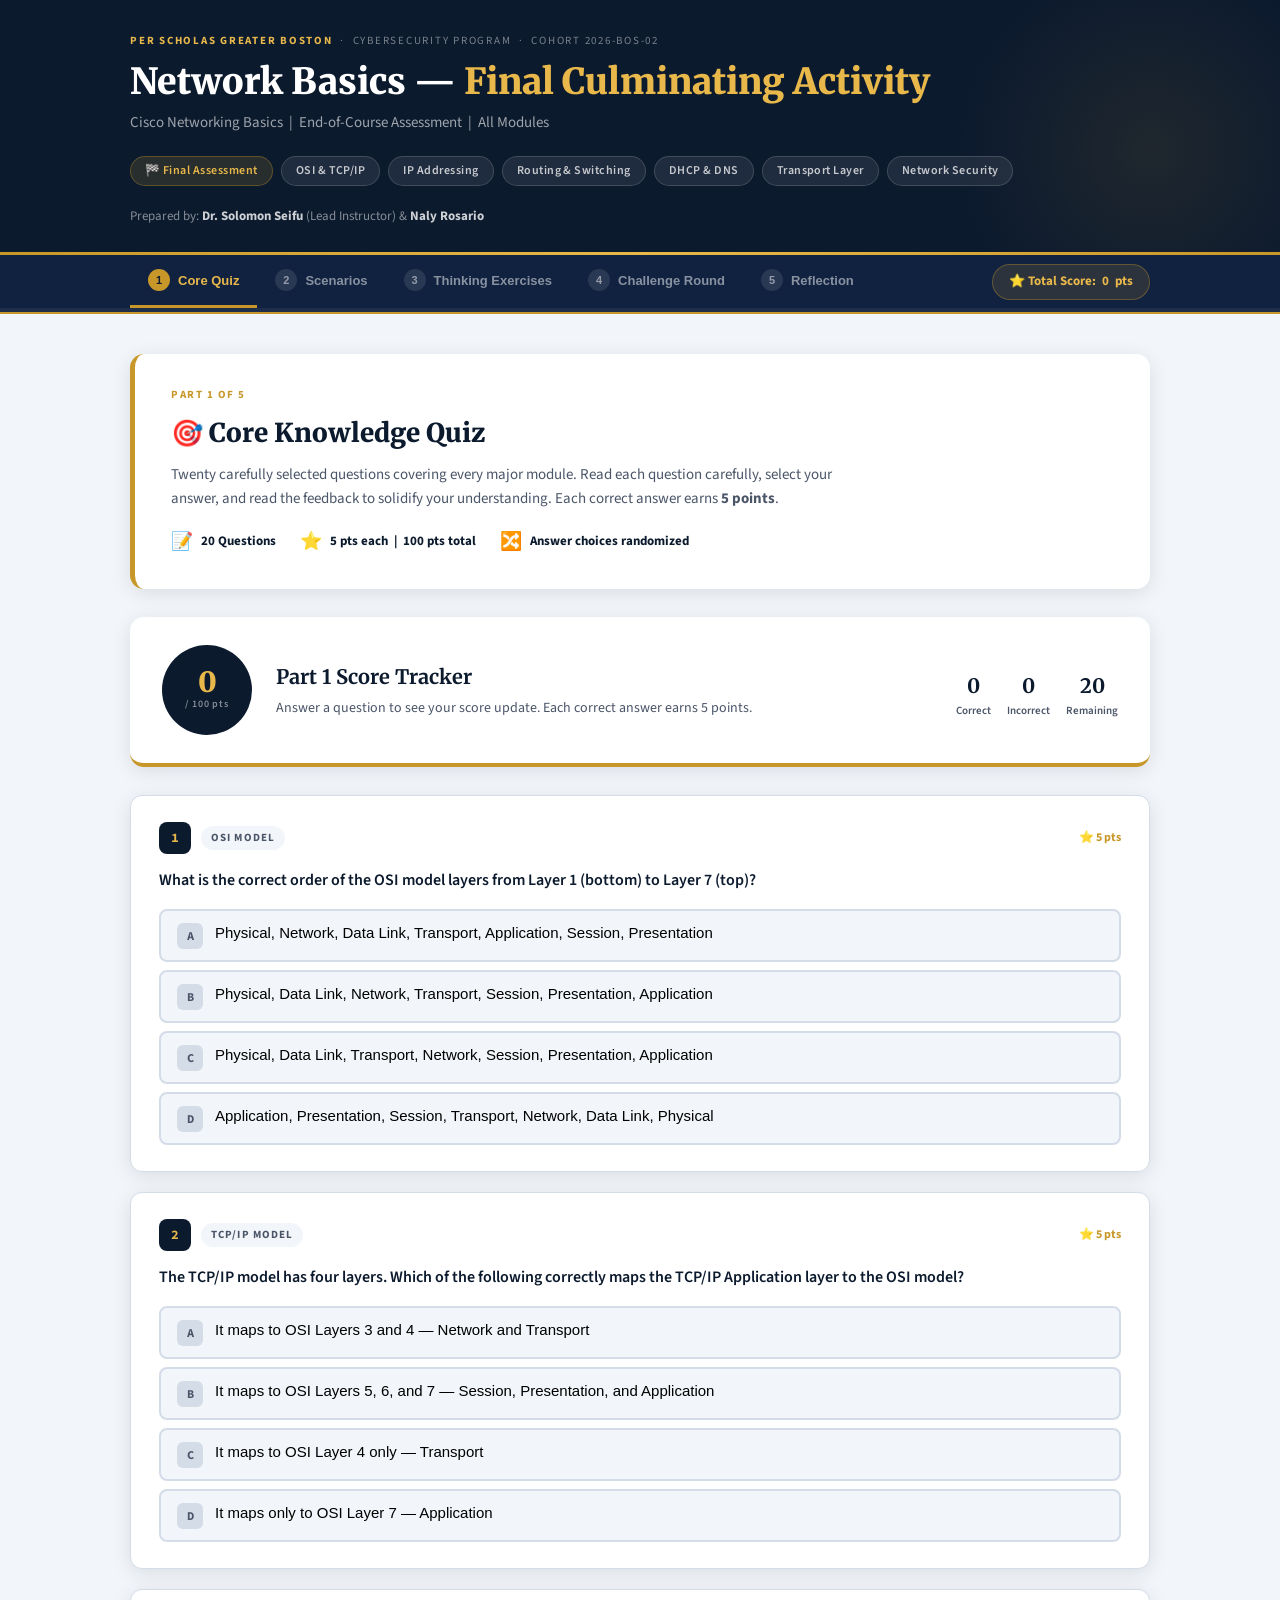
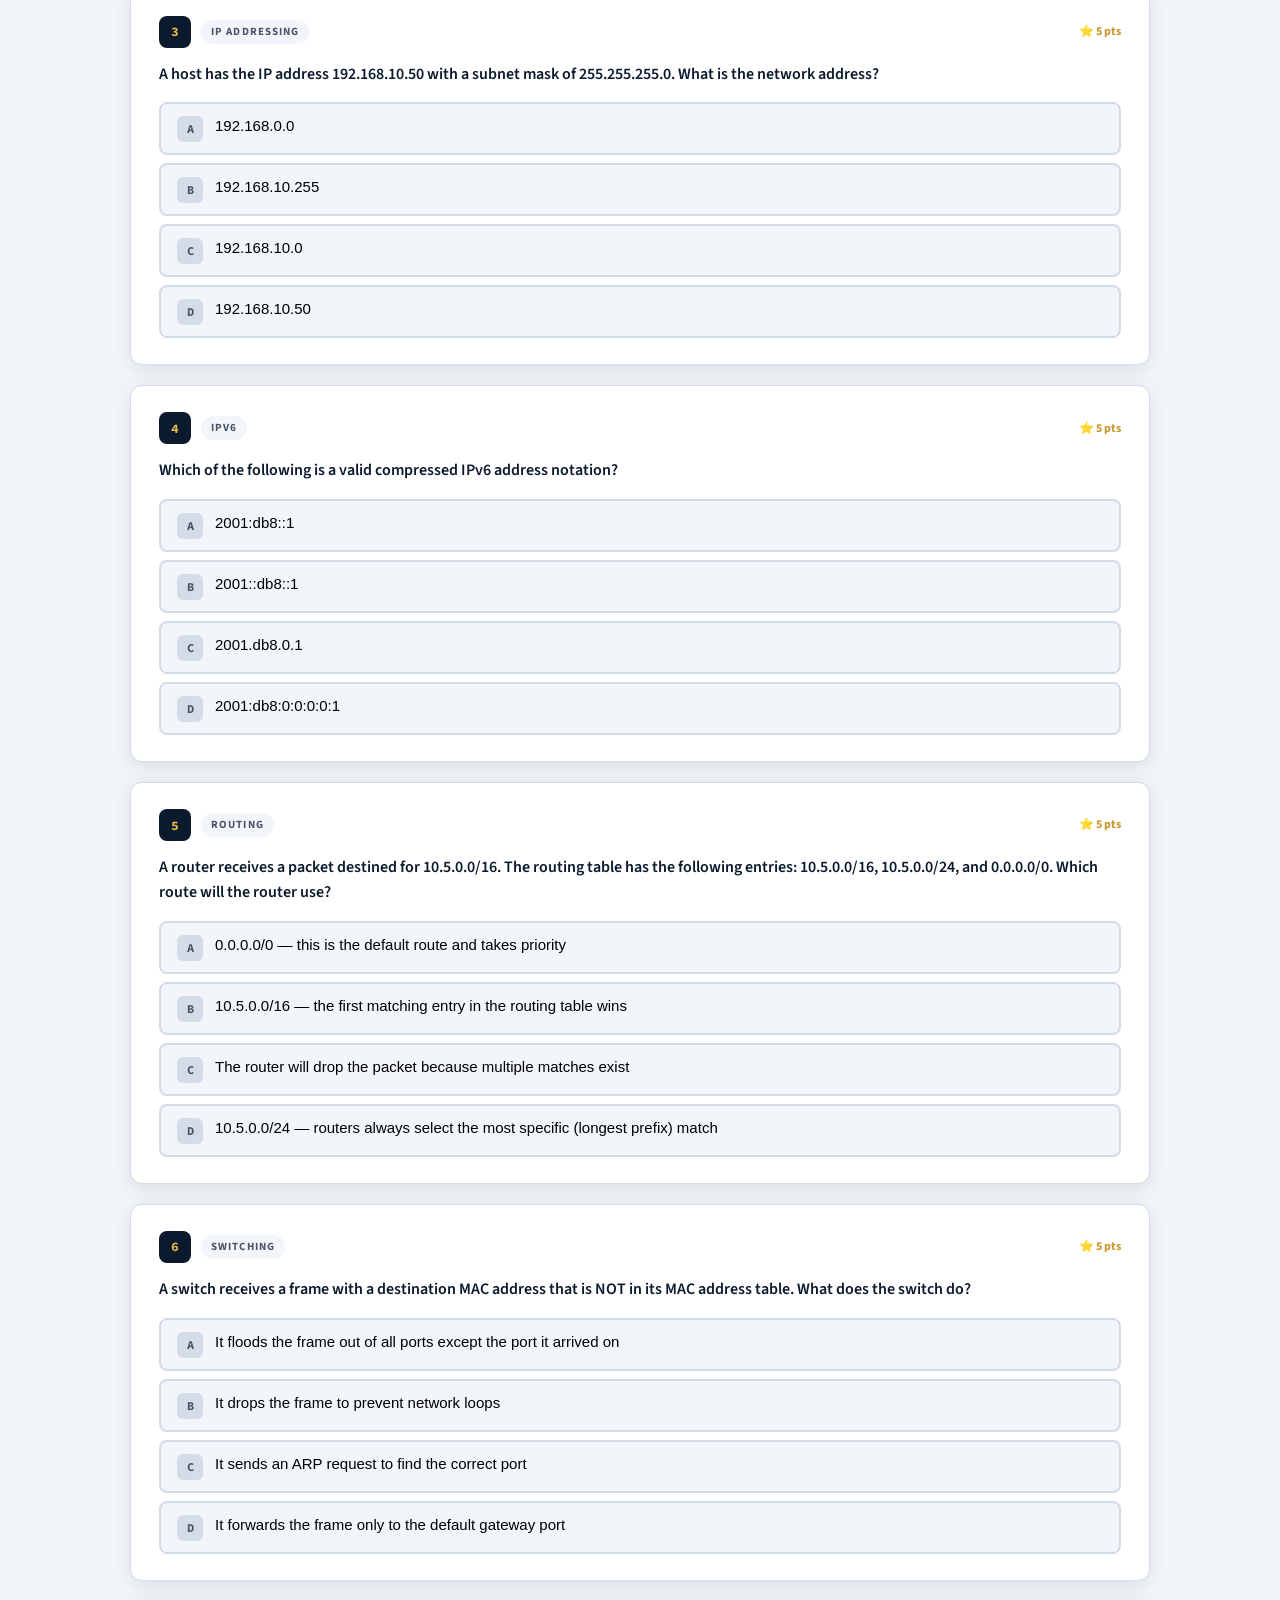
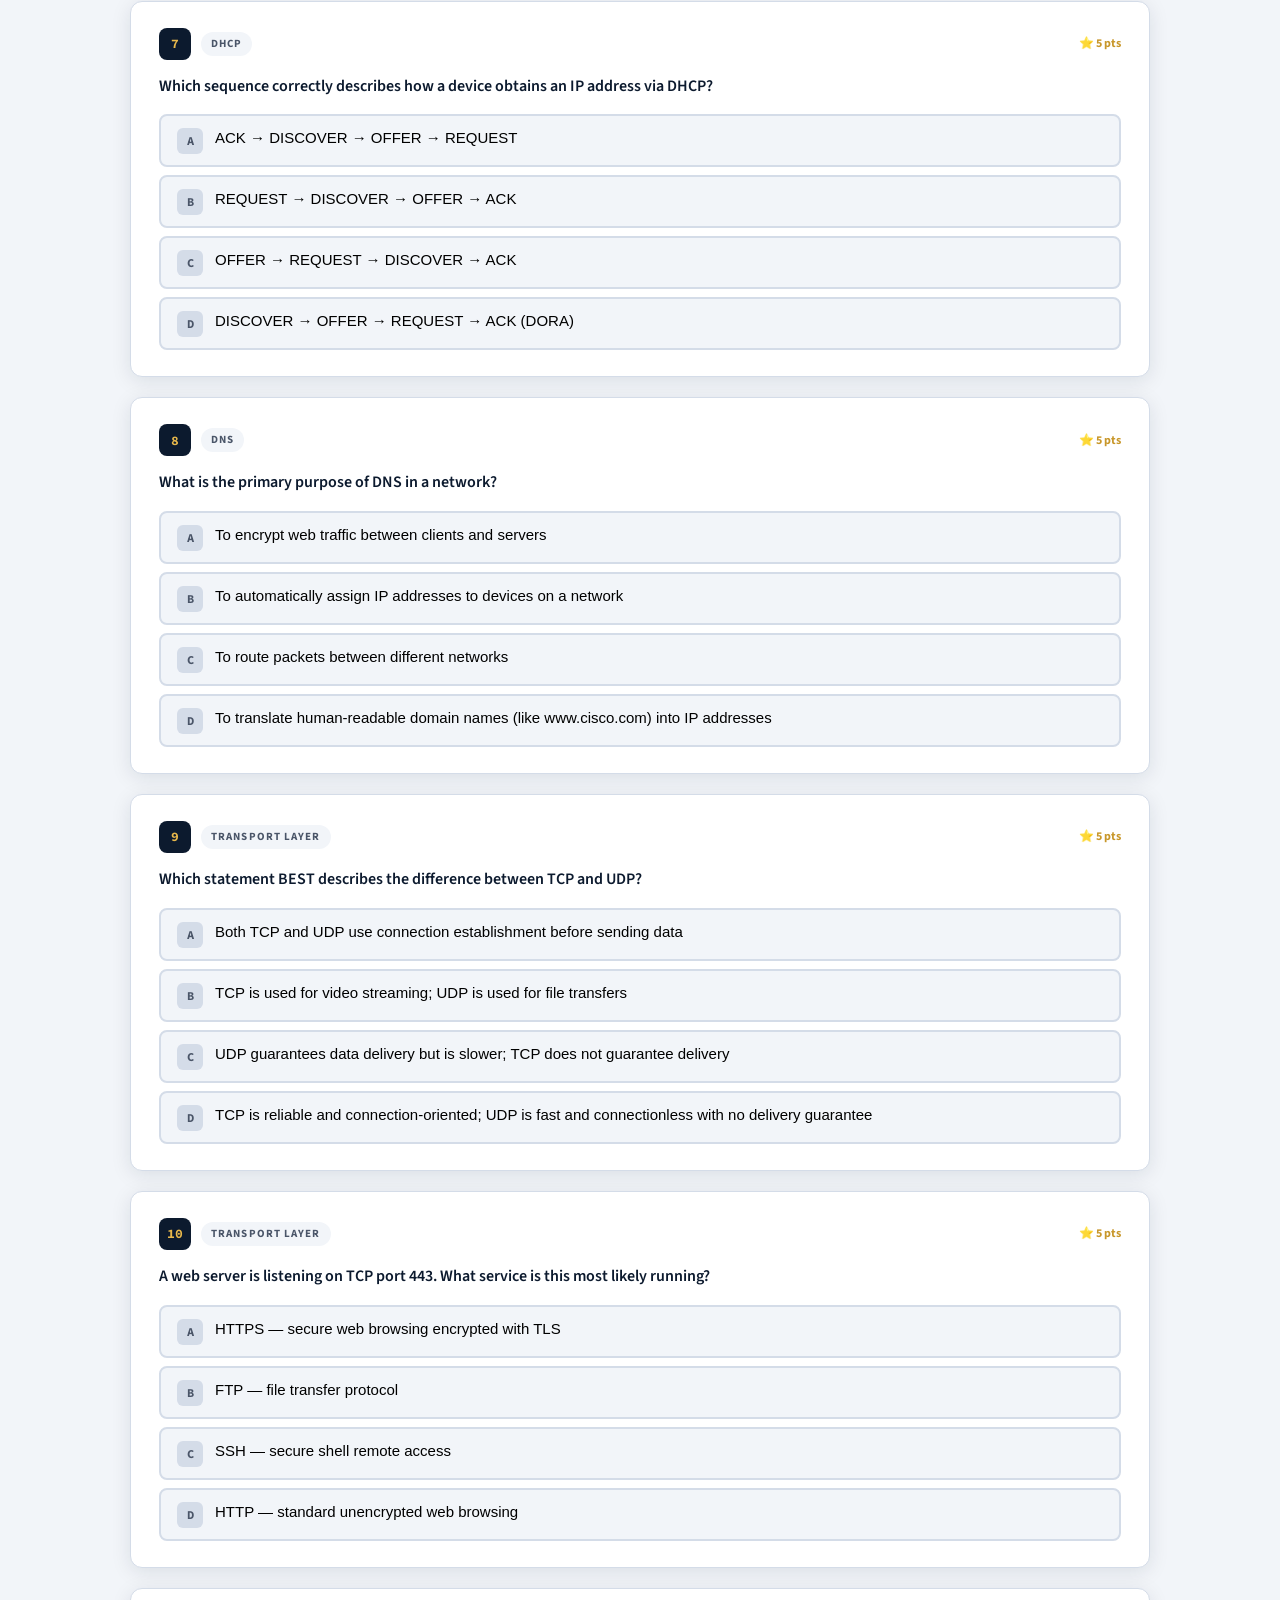
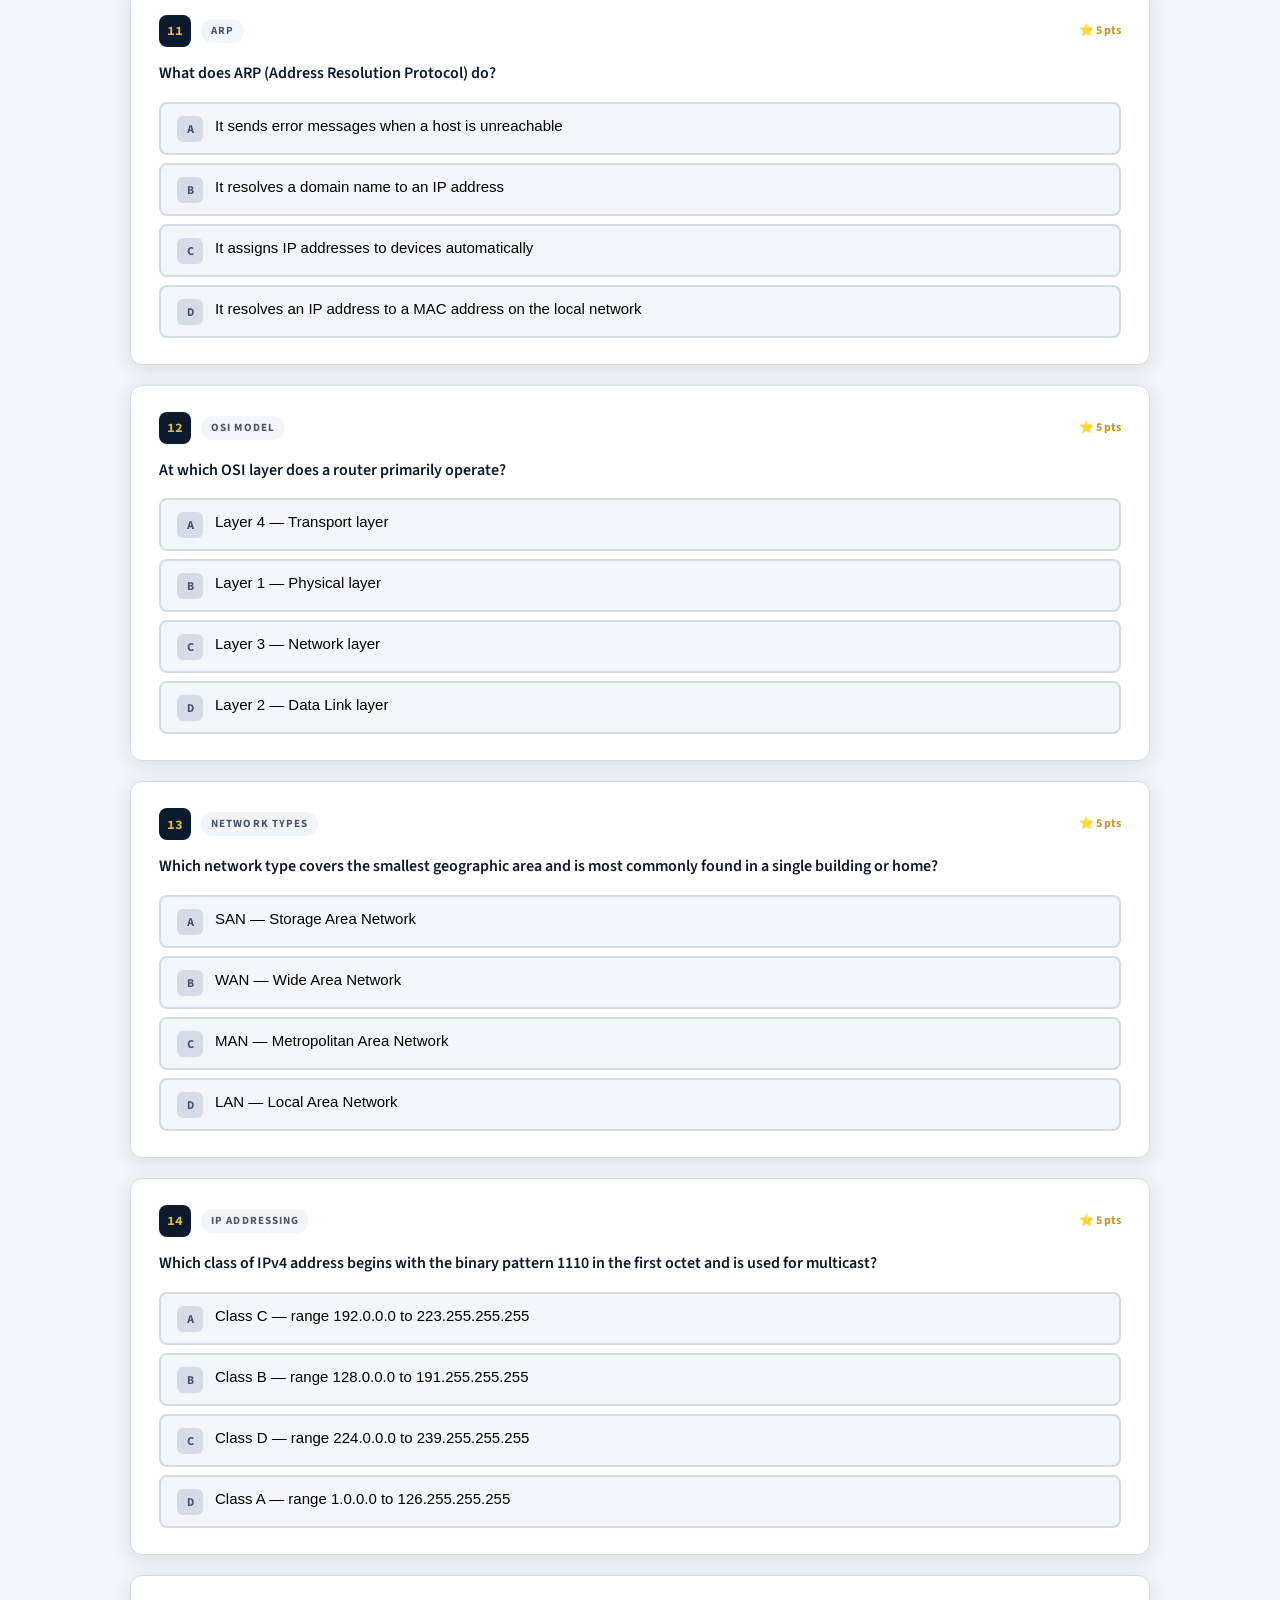
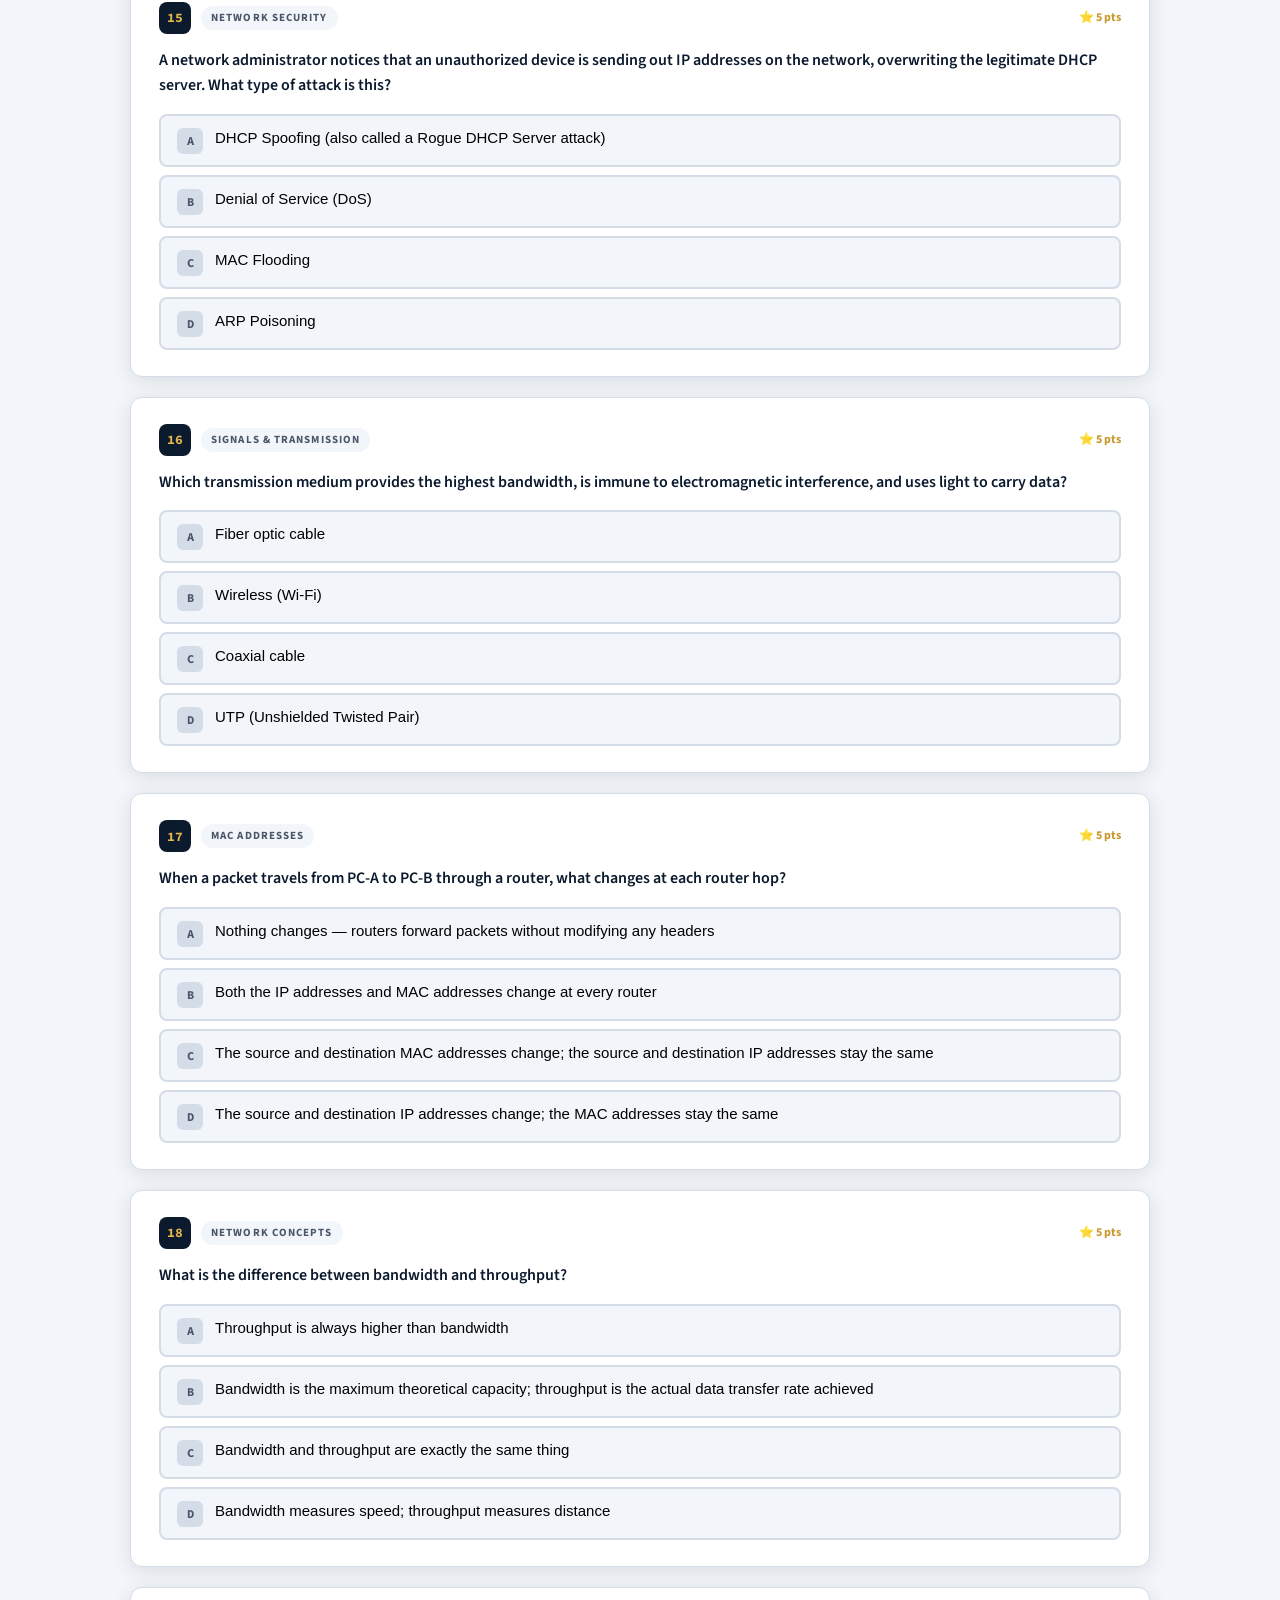
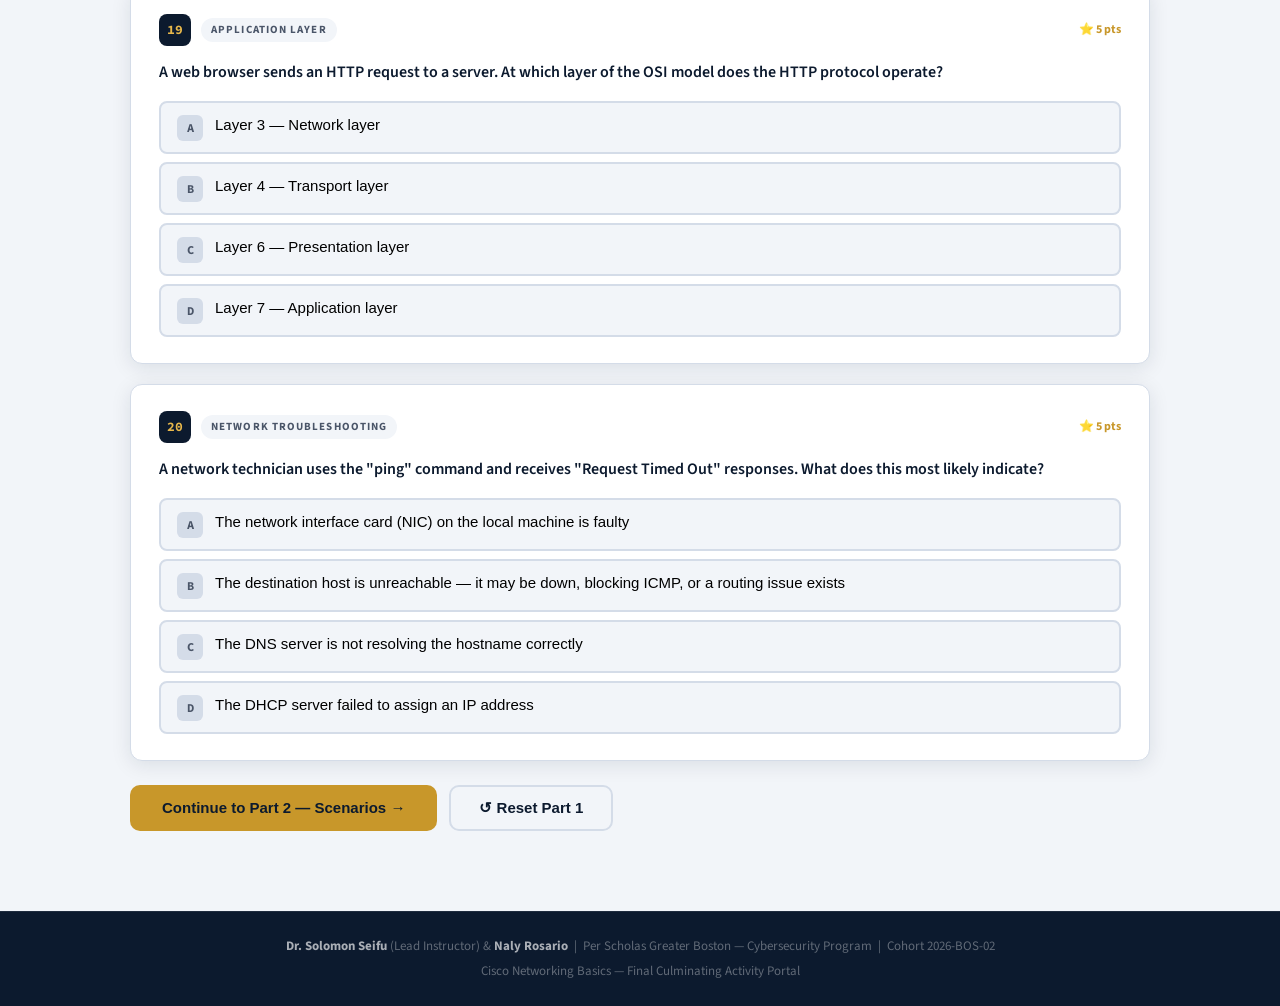
<file: [Final Version] Network_Basics_Final_Culminating_Activity (1).html>
<!DOCTYPE html>
<html lang="en">
<head>
<meta charset="UTF-8">
<meta name="viewport" content="width=device-width, initial-scale=1.0">
<title>Network Basics — Final Culminating Activity | Per Scholas Greater Boston</title>
<link href="https://fonts.googleapis.com/css2?family=Merriweather:wght@700;900&family=Source+Sans+3:wght@300;400;500;600;700&family=Source+Code+Pro:wght@500;700&display=swap" rel="stylesheet">
<style>
:root {
  --navy:       #0c1a2e;
  --navy-mid:   #112240;
  --navy-light: #1a3560;
  --gold:       #c8972a;
  --gold-light: #e8b84b;
  --gold-pale:  #fdf6e3;
  --teal:       #0d9488;
  --teal-pale:  #e6f7f6;
  --red:        #c0392b;
  --red-pale:   #fdecea;
  --green:      #1a7f4b;
  --green-pale: #e9f7ef;
  --orange:     #c96a1a;
  --orange-pale:#fef3e2;
  --blue:       #1d4ed8;
  --blue-pale:  #eff6ff;
  --white:      #ffffff;
  --bg:         #f2f5f9;
  --border:     #d4dce8;
  --text:       #0c1a2e;
  --text-sec:   #4a5568;
  --shadow:     0 4px 20px rgba(12,26,46,0.10);
  --shadow-lg:  0 8px 40px rgba(12,26,46,0.14);
}
*,*::before,*::after{box-sizing:border-box;margin:0;padding:0}
html{scroll-behavior:smooth}
body{font-family:'Source Sans 3',sans-serif;background:var(--bg);color:var(--text);font-size:16px;line-height:1.65}

/* ─── HEADER ─── */
.site-header{background:var(--navy);color:#fff;padding:0;position:relative;overflow:hidden}
.site-header::after{content:'';position:absolute;bottom:0;left:0;right:0;height:3px;background:linear-gradient(90deg,var(--gold),var(--gold-light) 50%,var(--gold))}
.header-inner{max-width:1100px;margin:0 auto;padding:32px 40px 28px;position:relative;z-index:1}
.header-eyebrow{font-size:11px;letter-spacing:.16em;text-transform:uppercase;color:rgba(255,255,255,.45);margin-bottom:10px}
.header-eyebrow span{color:var(--gold-light);font-weight:700}
.site-header h1{font-family:'Merriweather',serif;font-size:clamp(22px,4vw,36px);font-weight:900;color:#fff;line-height:1.2;margin-bottom:8px}
.site-header h1 em{color:var(--gold-light);font-style:normal}
.header-sub{font-size:15px;color:rgba(255,255,255,.60);margin-bottom:20px}
.header-tags{display:flex;flex-wrap:wrap;gap:8px;margin-bottom:20px}
.htag{background:rgba(255,255,255,.08);border:1px solid rgba(255,255,255,.15);border-radius:20px;padding:4px 14px;font-size:12px;font-weight:600;color:rgba(255,255,255,.75);letter-spacing:.04em}
.htag.gold{background:rgba(200,151,42,.15);border-color:rgba(200,151,42,.35);color:var(--gold-light)}
.header-instructor{font-size:13px;color:rgba(255,255,255,.50)}
.header-instructor strong{color:rgba(255,255,255,.80)}
.header-bg-pattern{position:absolute;right:-80px;top:-60px;width:420px;height:420px;border-radius:50%;background:radial-gradient(circle,rgba(200,151,42,.10) 0%,transparent 65%);pointer-events:none}

/* ─── MISSION CONTROL BAR ─── */
.mission-bar{background:var(--navy-mid);border-bottom:2px solid var(--gold);position:sticky;top:0;z-index:100;padding:0}
.mission-inner{max-width:1100px;margin:0 auto;padding:0 40px;display:flex;align-items:center;gap:0}
.mission-btn{display:flex;align-items:center;gap:8px;padding:14px 18px;font-size:13px;font-weight:600;color:rgba(255,255,255,.50);cursor:pointer;border:none;background:none;border-bottom:3px solid transparent;transition:all .2s;white-space:nowrap}
.mission-btn:hover{color:rgba(255,255,255,.85)}
.mission-btn.active{color:var(--gold-light);border-bottom-color:var(--gold)}
.mission-btn .m-num{width:22px;height:22px;border-radius:50%;background:rgba(255,255,255,.10);font-size:11px;font-weight:700;display:flex;align-items:center;justify-content:center;flex-shrink:0}
.mission-btn.active .m-num{background:var(--gold);color:var(--navy)}
.mission-btn.done .m-num{background:var(--green);color:#fff}
.score-pill{margin-left:auto;background:rgba(200,151,42,.15);border:1px solid rgba(200,151,42,.35);border-radius:20px;padding:6px 16px;font-size:13px;font-weight:700;color:var(--gold-light);display:flex;align-items:center;gap:6px;white-space:nowrap}

/* ─── PROGRESS ─── */
.progress-strip{background:rgba(255,255,255,.05);height:4px}
.progress-fill{height:4px;background:linear-gradient(90deg,var(--gold),var(--gold-light));transition:width .5s ease;width:0%}

/* ─── MAIN LAYOUT ─── */
.main{max-width:1100px;margin:0 auto;padding:40px 40px 80px}
.part{display:none}
.part.active{display:block}

/* ─── PART HEADER ─── */
.part-header{background:var(--white);border-radius:14px;padding:32px 36px;margin-bottom:28px;border-left:5px solid var(--gold);box-shadow:var(--shadow)}
.part-eyebrow{font-size:11px;letter-spacing:.14em;text-transform:uppercase;color:var(--gold);font-weight:700;margin-bottom:8px}
.part-header h2{font-family:'Merriweather',serif;font-size:26px;font-weight:900;color:var(--navy);margin-bottom:8px}
.part-header p{font-size:15px;color:var(--text-sec);max-width:700px;line-height:1.6}
.part-stats{display:flex;gap:24px;margin-top:16px;flex-wrap:wrap}
.pstat{display:flex;align-items:center;gap:8px;font-size:13px;color:var(--text-sec)}
.pstat-icon{font-size:18px}
.pstat strong{color:var(--navy);font-weight:700}

/* ─── QUIZ CARDS ─── */
.quiz-grid{display:flex;flex-direction:column;gap:20px}
.q-card{background:var(--white);border-radius:12px;padding:26px 28px;box-shadow:var(--shadow);border:1px solid var(--border);transition:box-shadow .2s}
.q-card:hover{box-shadow:var(--shadow-lg)}
.q-meta{display:flex;align-items:center;gap:10px;margin-bottom:14px}
.q-num{width:32px;height:32px;border-radius:8px;background:var(--navy);color:var(--gold-light);font-size:13px;font-weight:700;display:flex;align-items:center;justify-content:center;font-family:'Source Code Pro',monospace;flex-shrink:0}
.q-topic{font-size:11px;font-weight:700;letter-spacing:.10em;text-transform:uppercase;color:var(--text-sec);background:var(--bg);padding:3px 10px;border-radius:12px}
.q-text{font-size:16px;font-weight:600;color:var(--navy);line-height:1.55;margin-bottom:16px}
.q-scenario{background:var(--blue-pale);border-left:4px solid var(--blue);border-radius:0 8px 8px 0;padding:12px 16px;margin-bottom:16px;font-size:14px;color:#1e3a5f;line-height:1.6}
.q-scenario strong{color:var(--blue)}
.opts{display:flex;flex-direction:column;gap:8px}
.opt{display:flex;align-items:flex-start;gap:12px;padding:11px 16px;border:2px solid var(--border);border-radius:8px;cursor:pointer;transition:all .18s;background:var(--bg);font-size:15px;line-height:1.5;text-align:left;width:100%}
.opt:hover:not(.locked){border-color:var(--navy-light);background:#edf2f8}
.opt-letter{width:26px;height:26px;border-radius:6px;background:var(--border);font-size:12px;font-weight:700;display:flex;align-items:center;justify-content:center;flex-shrink:0;font-family:'Source Code Pro',monospace;color:var(--text-sec);margin-top:1px}
.opt.correct{border-color:var(--green);background:var(--green-pale)}
.opt.correct .opt-letter{background:var(--green);color:#fff}
.opt.wrong{border-color:var(--red);background:var(--red-pale)}
.opt.wrong .opt-letter{background:var(--red);color:#fff}
.opt.locked{cursor:default}
.feedback{display:none;margin-top:14px;border-radius:10px;overflow:hidden;font-size:14px}
.feedback.show{display:block}
.fb-correct{background:var(--green-pale);border:1px solid #a7d7b8}
.fb-wrong{background:var(--red-pale);border:1px solid #f0b0a8}
.fb-header{padding:10px 16px;font-weight:700;font-size:13px;display:flex;align-items:center;gap:6px}
.fb-correct .fb-header{background:#d4edda;color:var(--green)}
.fb-wrong .fb-header{background:#f8d7da;color:var(--red)}
.fb-body{padding:12px 16px;line-height:1.6;color:var(--text)}
.fb-body ul{padding-left:18px;margin-top:6px}
.fb-body li{margin-bottom:4px}
.q-points{font-size:12px;font-weight:700;color:var(--gold);margin-left:auto;display:flex;align-items:center;gap:4px}

/* ─── SCENARIO CARDS ─── */
.scenario-card{background:var(--white);border-radius:14px;padding:28px 30px;box-shadow:var(--shadow);border:1px solid var(--border);margin-bottom:24px}
.scenario-badge{display:inline-flex;align-items:center;gap:6px;background:var(--orange-pale);border:1px solid rgba(201,106,26,.3);color:var(--orange);font-size:11px;font-weight:700;letter-spacing:.10em;text-transform:uppercase;padding:4px 12px;border-radius:20px;margin-bottom:12px}
.scenario-card h3{font-family:'Merriweather',serif;font-size:18px;font-weight:700;color:var(--navy);margin-bottom:12px}
.scenario-situation{background:var(--navy);color:#e8edf5;border-radius:10px;padding:16px 20px;margin-bottom:18px;font-size:14px;line-height:1.7}
.scenario-situation .label{font-size:10px;letter-spacing:.14em;text-transform:uppercase;color:var(--gold-light);font-weight:700;margin-bottom:6px}
.scenario-task{font-size:14px;font-weight:600;color:var(--navy);margin-bottom:14px}

/* ─── THINKING EXERCISES ─── */
.think-card{background:var(--white);border-radius:14px;padding:28px 30px;box-shadow:var(--shadow);margin-bottom:24px;border-top:4px solid var(--teal)}
.think-badge{background:var(--teal-pale);color:var(--teal);font-size:11px;font-weight:700;letter-spacing:.10em;text-transform:uppercase;padding:4px 12px;border-radius:20px;display:inline-block;margin-bottom:12px}
.think-card h3{font-family:'Merriweather',serif;font-size:18px;font-weight:700;color:var(--navy);margin-bottom:8px}
.think-card p{font-size:15px;color:var(--text-sec);margin-bottom:16px}
.match-grid{display:grid;grid-template-columns:1fr 1fr;gap:12px}
.match-col{background:var(--bg);border-radius:10px;padding:14px}
.match-col h4{font-size:12px;letter-spacing:.10em;text-transform:uppercase;color:var(--text-sec);font-weight:700;margin-bottom:10px}
.match-item{background:var(--white);border:1px solid var(--border);border-radius:7px;padding:9px 12px;font-size:14px;margin-bottom:6px;cursor:pointer;transition:all .18s}
.match-item:hover{border-color:var(--teal);background:var(--teal-pale)}
.match-item.selected{border-color:var(--teal);background:var(--teal-pale);font-weight:600}
.match-item.matched-correct{border-color:var(--green);background:var(--green-pale)}
.match-item.matched-wrong{border-color:var(--red);background:var(--red-pale)}
.flow-step{display:flex;align-items:center;gap:0;margin-bottom:12px;flex-wrap:wrap}
.flow-box{background:var(--bg);border:2px solid var(--border);border-radius:8px;padding:8px 14px;font-size:13px;font-weight:600;cursor:grab;text-align:center;min-width:100px}
.flow-arrow{color:var(--border);font-size:20px;margin:0 4px}
.reveal-btn{background:var(--teal);color:#fff;border:none;border-radius:8px;padding:10px 20px;font-size:14px;font-weight:600;cursor:pointer;margin-top:12px;transition:background .2s}
.reveal-btn:hover{background:#0b7a6e}

/* ─── CHALLENGE ROUND ─── */
.challenge-header{background:linear-gradient(135deg,var(--navy) 0%,var(--navy-light) 100%);border-radius:14px;padding:28px 32px;margin-bottom:24px;border:2px solid var(--gold);position:relative;overflow:hidden}
.challenge-header::before{content:'⚡';position:absolute;right:30px;top:50%;transform:translateY(-50%);font-size:80px;opacity:.06}
.challenge-header h2{font-family:'Merriweather',serif;font-size:22px;color:#fff;font-weight:900;margin-bottom:6px}
.challenge-header p{font-size:15px;color:rgba(255,255,255,.60)}
.challenge-tag{background:var(--gold);color:var(--navy);font-size:11px;font-weight:700;letter-spacing:.12em;text-transform:uppercase;padding:4px 12px;border-radius:20px;display:inline-block;margin-bottom:12px}
.c-card{background:var(--white);border-radius:12px;padding:24px 26px;box-shadow:var(--shadow);border:1px solid var(--border);margin-bottom:20px;border-left:4px solid var(--gold)}
.c-type{font-size:11px;font-weight:700;letter-spacing:.10em;text-transform:uppercase;color:var(--gold);margin-bottom:10px}
.c-card h3{font-size:16px;font-weight:700;color:var(--navy);margin-bottom:12px;line-height:1.5}
.mistake-block{background:#fff8e1;border:2px solid #ffc107;border-radius:10px;padding:16px 20px;font-family:'Source Code Pro',monospace;font-size:13px;line-height:1.8;margin-bottom:14px;color:#333}
.mistake-block .wrong-line{background:#ffebee;border-radius:4px;padding:2px 6px;color:#c62828;display:inline-block}
.bonus-badge{background:linear-gradient(135deg,#f8b500,#e67e00);color:#fff;font-size:11px;font-weight:700;padding:3px 10px;border-radius:12px;display:inline-block;margin-bottom:6px}

/* ─── REFLECTION SECTION ─── */
.reflect-card{background:var(--white);border-radius:14px;padding:30px 32px;box-shadow:var(--shadow);margin-bottom:24px}
.reflect-card h3{font-family:'Merriweather',serif;font-size:20px;color:var(--navy);font-weight:700;margin-bottom:6px}
.reflect-card p{font-size:15px;color:var(--text-sec);margin-bottom:24px}
.confidence-item{margin-bottom:20px}
.conf-label{display:flex;justify-content:space-between;align-items:center;margin-bottom:8px}
.conf-topic{font-size:15px;font-weight:600;color:var(--navy)}
.conf-val{font-size:14px;font-weight:700;color:var(--gold)}
.conf-slider{width:100%;height:8px;border-radius:4px;outline:none;cursor:pointer;accent-color:var(--gold);background:var(--border)}
.conf-scale{display:flex;justify-content:space-between;font-size:11px;color:var(--text-sec);margin-top:4px}
.review-checklist{display:grid;grid-template-columns:1fr 1fr;gap:10px;margin-top:12px}
.review-item{display:flex;align-items:center;gap:10px;padding:10px 14px;border:1px solid var(--border);border-radius:8px;cursor:pointer;font-size:14px;transition:all .18s;background:var(--bg)}
.review-item input{accent-color:var(--gold);width:16px;height:16px;flex-shrink:0}
.review-item:has(input:checked){background:var(--gold-pale);border-color:var(--gold)}

/* ─── BUTTONS ─── */
.btn-primary{background:var(--navy);color:#fff;border:none;border-radius:10px;padding:14px 32px;font-size:15px;font-weight:700;cursor:pointer;transition:background .2s;display:inline-flex;align-items:center;gap:8px}
.btn-primary:hover{background:var(--navy-light)}
.btn-gold{background:var(--gold);color:var(--navy);border:none;border-radius:10px;padding:14px 32px;font-size:15px;font-weight:700;cursor:pointer;transition:background .2s;display:inline-flex;align-items:center;gap:8px}
.btn-gold:hover{background:var(--gold-light)}
.btn-ghost{background:transparent;color:var(--navy);border:2px solid var(--border);border-radius:10px;padding:12px 28px;font-size:15px;font-weight:600;cursor:pointer;transition:all .2s;display:inline-flex;align-items:center;gap:8px}
.btn-ghost:hover{border-color:var(--navy);background:var(--bg)}
.btn-row{display:flex;gap:12px;flex-wrap:wrap;margin-top:24px}

/* ─── SCORE PANEL ─── */
.score-panel{background:var(--white);border-radius:14px;padding:28px 32px;box-shadow:var(--shadow);margin-bottom:28px;display:flex;align-items:center;gap:24px;flex-wrap:wrap;border-bottom:4px solid var(--gold)}
.score-circle{width:90px;height:90px;border-radius:50%;background:var(--navy);display:flex;flex-direction:column;align-items:center;justify-content:center;flex-shrink:0}
.sc-num{font-family:'Merriweather',serif;font-size:28px;font-weight:900;color:var(--gold-light);line-height:1}
.sc-label{font-size:10px;color:rgba(255,255,255,.5);font-weight:600;letter-spacing:.08em}
.score-detail{flex:1}
.score-detail h3{font-family:'Merriweather',serif;font-size:20px;color:var(--navy);font-weight:700;margin-bottom:4px}
.score-detail p{font-size:14px;color:var(--text-sec)}
.score-bars{display:flex;gap:16px;flex-wrap:wrap;margin-top:10px}
.sbar-item{text-align:center}
.sbar-val{font-size:20px;font-weight:700;color:var(--navy);font-family:'Merriweather',serif}
.sbar-lab{font-size:11px;color:var(--text-sec);font-weight:600}

/* ─── FINAL RESULTS ─── */
.results-panel{display:none;background:var(--navy);color:#fff;border-radius:16px;padding:40px;text-align:center;margin-top:32px}
.results-panel.show{display:block}
.results-panel h2{font-family:'Merriweather',serif;font-size:28px;font-weight:900;color:var(--gold-light);margin-bottom:8px}
.results-panel p{color:rgba(255,255,255,.65);font-size:16px}
.final-score-big{font-family:'Merriweather',serif;font-size:72px;font-weight:900;color:var(--gold-light);line-height:1;margin:20px 0 8px}
.final-grade{font-size:22px;font-weight:700;color:#fff;margin-bottom:24px}
.topic-results{display:grid;grid-template-columns:repeat(auto-fit,minmax(200px,1fr));gap:12px;margin-top:24px;text-align:left}
.topic-result{background:rgba(255,255,255,.06);border-radius:10px;padding:14px 16px}
.topic-result .tr-name{font-size:13px;font-weight:700;color:rgba(255,255,255,.80);margin-bottom:6px}
.topic-result .tr-bar-bg{height:6px;background:rgba(255,255,255,.12);border-radius:3px}
.topic-result .tr-bar-fill{height:6px;border-radius:3px;background:var(--gold)}
.topic-result .tr-score{font-size:12px;color:rgba(255,255,255,.45);margin-top:4px}

/* ─── INSTRUCTOR KEY ─── */
.instructor-key{background:var(--navy);color:#fff;border-radius:14px;padding:32px;margin-top:40px;border:2px solid var(--gold)}
.ik-header{display:flex;align-items:center;gap:12px;margin-bottom:20px}
.ik-badge{background:var(--gold);color:var(--navy);font-size:11px;font-weight:700;letter-spacing:.12em;text-transform:uppercase;padding:5px 14px;border-radius:20px}
.ik-header h3{font-family:'Merriweather',serif;font-size:20px;color:#fff;font-weight:700}
.ik-section{margin-bottom:20px;padding-bottom:20px;border-bottom:1px solid rgba(255,255,255,.10)}
.ik-section:last-child{border-bottom:none;margin-bottom:0;padding-bottom:0}
.ik-section h4{font-size:14px;font-weight:700;color:var(--gold-light);margin-bottom:10px;letter-spacing:.04em}
.ik-section p,.ik-section li{font-size:14px;color:rgba(255,255,255,.65);line-height:1.7}
.ik-section ul{padding-left:18px}
.ik-answers{display:grid;grid-template-columns:repeat(auto-fill,minmax(200px,1fr));gap:8px;font-size:13px}
.ik-answer{background:rgba(255,255,255,.06);border-radius:7px;padding:8px 12px;display:flex;justify-content:space-between;align-items:center}
.ik-answer .ans-correct{color:var(--gold-light);font-weight:700;font-family:'Source Code Pro',monospace}
.tip-box{background:rgba(200,151,42,.10);border:1px solid rgba(200,151,42,.25);border-radius:8px;padding:14px 16px;font-size:14px;color:rgba(255,255,255,.70);line-height:1.6;margin-top:10px}
.tip-box strong{color:var(--gold-light)}

/* ─── FOOTER ─── */
.site-footer{background:var(--navy);color:rgba(255,255,255,.35);font-size:13px;text-align:center;padding:24px 40px;margin-top:0;border-top:1px solid rgba(255,255,255,.08)}
.site-footer strong{color:rgba(255,255,255,.65)}

/* ─── UTILITY ─── */
.section-divider{height:1px;background:var(--border);margin:32px 0}
.hidden{display:none!important}
.text-center{text-align:center}
.mt-16{margin-top:16px}
.mt-24{margin-top:24px}

/* ─── RESPONSIVE ─── */
@media(max-width:700px){
  .header-inner,.main{padding-left:20px;padding-right:20px}
  .mission-inner{padding:0 8px;overflow-x:auto}
  .mission-btn{padding:12px 10px;font-size:12px;gap:5px}
  .match-grid,.review-checklist{grid-template-columns:1fr}
  .score-panel{flex-direction:column;text-align:center}
  .topic-results{grid-template-columns:1fr}
}
</style>
</head>
<body>

<!-- ─── HEADER ─── -->
<header class="site-header">
  <div class="header-bg-pattern"></div>
  <div class="header-inner">
    <div class="header-eyebrow"><span>Per Scholas Greater Boston</span> &nbsp;·&nbsp; Cybersecurity Program &nbsp;·&nbsp; Cohort 2026-BOS-02</div>
    <h1>Network Basics — <em>Final Culminating Activity</em></h1>
    <p class="header-sub">Cisco Networking Basics &nbsp;|&nbsp; End-of-Course Assessment &nbsp;|&nbsp; All Modules</p>
    <div class="header-tags">
      <span class="htag gold">🏁 Final Assessment</span>
      <span class="htag">OSI &amp; TCP/IP</span>
      <span class="htag">IP Addressing</span>
      <span class="htag">Routing &amp; Switching</span>
      <span class="htag">DHCP &amp; DNS</span>
      <span class="htag">Transport Layer</span>
      <span class="htag">Network Security</span>
    </div>
    <div class="header-instructor">Prepared by: <strong>Dr. Solomon Seifu</strong> (Lead Instructor) &amp; <strong>Naly Rosario</strong></div>
  </div>
</header>

<!-- ─── STICKY NAV ─── -->
<nav class="mission-bar">
  <div class="mission-inner">
    <button class="mission-btn active" onclick="showPart(1,this)" id="nav1">
      <span class="m-num">1</span> Core Quiz
    </button>
    <button class="mission-btn" onclick="showPart(2,this)" id="nav2">
      <span class="m-num">2</span> Scenarios
    </button>
    <button class="mission-btn" onclick="showPart(3,this)" id="nav3">
      <span class="m-num">3</span> Thinking Exercises
    </button>
    <button class="mission-btn" onclick="showPart(4,this)" id="nav4">
      <span class="m-num">4</span> Challenge Round
    </button>
    <button class="mission-btn" onclick="showPart(5,this)" id="nav5">
      <span class="m-num">5</span> Reflection
    </button>
    <div class="score-pill">⭐ Total Score: <span id="totalScoreDisplay">0</span> pts</div>
  </div>
  <div class="progress-strip"><div class="progress-fill" id="progressFill"></div></div>
</nav>

<!-- ─── MAIN ─── -->
<main class="main">

<!-- ══════════════════════════════════════════
     PART 1 — CORE QUIZ
══════════════════════════════════════════ -->
<div class="part active" id="part1">
  <div class="part-header">
    <div class="part-eyebrow">Part 1 of 5</div>
    <h2>🎯 Core Knowledge Quiz</h2>
    <p>Twenty carefully selected questions covering every major module. Read each question carefully, select your answer, and read the feedback to solidify your understanding. Each correct answer earns <strong>5 points</strong>.</p>
    <div class="part-stats">
      <div class="pstat"><span class="pstat-icon">📝</span><strong>20 Questions</strong></div>
      <div class="pstat"><span class="pstat-icon">⭐</span><strong>5 pts each &nbsp;|&nbsp; 100 pts total</strong></div>
      <div class="pstat"><span class="pstat-icon">🔀</span><strong>Answer choices randomized</strong></div>
    </div>
  </div>

  <div class="score-panel">
    <div class="score-circle">
      <span class="sc-num" id="p1score">0</span>
      <span class="sc-label">/ 100 pts</span>
    </div>
    <div class="score-detail">
      <h3>Part 1 Score Tracker</h3>
      <p>Answer a question to see your score update. Each correct answer earns 5 points.</p>
    </div>
    <div class="score-bars">
      <div class="sbar-item"><div class="sbar-val" id="p1correct">0</div><div class="sbar-lab">Correct</div></div>
      <div class="sbar-item"><div class="sbar-val" id="p1wrong">0</div><div class="sbar-lab">Incorrect</div></div>
      <div class="sbar-item"><div class="sbar-val" id="p1remain">20</div><div class="sbar-lab">Remaining</div></div>
    </div>
  </div>

  <div class="quiz-grid" id="p1quiz"></div>

  <div class="btn-row">
    <button class="btn-gold" onclick="showPart(2,document.getElementById('nav2'))">Continue to Part 2 — Scenarios →</button>
    <button class="btn-ghost" onclick="resetPart1()">↺ Reset Part 1</button>
  </div>
</div>

<!-- ══════════════════════════════════════════
     PART 2 — SCENARIO-BASED QUESTIONS
══════════════════════════════════════════ -->
<div class="part" id="part2">
  <div class="part-header">
    <div class="part-eyebrow">Part 2 of 5</div>
    <h2>🌐 Real-World Scenarios</h2>
    <p>Each scenario presents a realistic networking situation. Analyze the situation carefully and select the best course of action. These questions test critical thinking, not just memorization. Each correct answer earns <strong>8 points</strong>.</p>
    <div class="part-stats">
      <div class="pstat"><span class="pstat-icon">🏢</span><strong>5 Scenarios</strong></div>
      <div class="pstat"><span class="pstat-icon">⭐</span><strong>8 pts each &nbsp;|&nbsp; 40 pts total</strong></div>
    </div>
  </div>

  <div id="p2quiz"></div>

  <div class="btn-row">
    <button class="btn-gold" onclick="showPart(3,document.getElementById('nav3'))">Continue to Part 3 — Thinking Exercises →</button>
    <button class="btn-ghost" onclick="showPart(1,document.getElementById('nav1'))">← Back to Part 1</button>
  </div>
</div>

<!-- ══════════════════════════════════════════
     PART 3 — THINKING EXERCISES
══════════════════════════════════════════ -->
<div class="part" id="part3">
  <div class="part-header">
    <div class="part-eyebrow">Part 3 of 5</div>
    <h2>🧠 Thinking Exercises</h2>
    <p>No multiple choice here. These exercises ask you to match, sequence, and identify — the same skills you will use on the job. Work through each exercise and reveal the answer to check your thinking. Each exercise earns <strong>10 points</strong> when you engage with it.</p>
    <div class="part-stats">
      <div class="pstat"><span class="pstat-icon">🔗</span><strong>3 Exercises</strong></div>
      <div class="pstat"><span class="pstat-icon">⭐</span><strong>10 pts each &nbsp;|&nbsp; 30 pts total</strong></div>
    </div>
  </div>

  <!-- Exercise 1: Protocol Matching -->
  <div class="think-card" id="te1">
    <span class="think-badge">Exercise 1 — Protocol Matching</span>
    <h3>Match Each Protocol to Its Correct Description</h3>
    <p>For each protocol on the left, find its matching description on the right. Think carefully — some descriptions are intentionally similar.</p>
    <div class="match-grid">
      <div class="match-col">
        <h4>Protocols</h4>
        <div class="match-item" id="pm-dhcp" onclick="selectProtocol('DHCP',this)">DHCP</div>
        <div class="match-item" id="pm-dns" onclick="selectProtocol('DNS',this)">DNS</div>
        <div class="match-item" id="pm-arp" onclick="selectProtocol('ARP',this)">ARP</div>
        <div class="match-item" id="pm-icmp" onclick="selectProtocol('ICMP',this)">ICMP</div>
        <div class="match-item" id="pm-tcp" onclick="selectProtocol('TCP',this)">TCP</div>
        <div class="match-item" id="pm-udp" onclick="selectProtocol('UDP',this)">UDP</div>
      </div>
      <div class="match-col">
        <h4>Descriptions (click after selecting a protocol)</h4>
        <div class="match-item" id="md-1" onclick="matchDesc('Automatically assigns IP addresses to devices on a network',this)">Automatically assigns IP addresses to devices on a network</div>
        <div class="match-item" id="md-2" onclick="matchDesc('Translates human-readable domain names to IP addresses',this)">Translates human-readable domain names to IP addresses</div>
        <div class="match-item" id="md-3" onclick="matchDesc('Resolves IP addresses to MAC addresses on a local network',this)">Resolves IP addresses to MAC addresses on a local network</div>
        <div class="match-item" id="md-4" onclick="matchDesc('Sends error messages and operational information about network conditions',this)">Sends error messages and operational information about network conditions</div>
        <div class="match-item" id="md-5" onclick="matchDesc('Provides reliable, connection-oriented, ordered data delivery',this)">Provides reliable, connection-oriented, ordered data delivery</div>
        <div class="match-item" id="md-6" onclick="matchDesc('Fast, connectionless delivery — no guarantee of arrival or order',this)">Fast, connectionless delivery — no guarantee of arrival or order</div>
      </div>
    </div>
    <div id="te1-feedback" style="margin-top:14px;display:none"></div>
    <button class="reveal-btn" onclick="revealMatching()">Check My Matches</button>
    <button class="reveal-btn" style="background:var(--navy);margin-left:8px" onclick="awardThinking(1,'te1')">✓ Mark Complete (+10 pts)</button>
  </div>

  <!-- Exercise 2: Packet Flow Sequencing -->
  <div class="think-card" id="te2">
    <span class="think-badge">Exercise 2 — Packet Flow Sequencing</span>
    <h3>Put the Steps of a TCP Connection in the Correct Order</h3>
    <p>A TCP connection involves a specific 3-step process before data can be sent. Number these events in the correct order by thinking through the TCP three-way handshake. Then click Reveal to verify.</p>
    <div style="background:var(--bg);border-radius:10px;padding:16px 20px;font-size:14px;line-height:2">
      <div>☐ &nbsp;<strong>A.</strong> The client sends a SYN packet to the server to initiate a connection</div>
      <div>☐ &nbsp;<strong>B.</strong> The server responds with a SYN-ACK packet acknowledging the request</div>
      <div>☐ &nbsp;<strong>C.</strong> The client sends an ACK packet and the connection is established</div>
      <div>☐ &nbsp;<strong>D.</strong> Data transmission begins between client and server</div>
    </div>
    <div id="te2-answer" class="hidden" style="background:var(--green-pale);border:1px solid #a7d7b8;border-radius:10px;padding:16px;margin-top:12px;font-size:14px">
      <strong style="color:var(--green)">✅ Correct Order: A → B → C → D</strong><br><br>
      <strong>Step 1 (A):</strong> The client sends a SYN (synchronize) packet — "I want to connect."<br>
      <strong>Step 2 (B):</strong> The server responds with SYN-ACK — "I hear you, I'm ready."<br>
      <strong>Step 3 (C):</strong> The client sends ACK — "Acknowledged, let's go." Connection established.<br>
      <strong>Step 4 (D):</strong> Data now flows reliably in both directions over the established connection.
    </div>
    <div class="btn-row">
      <button class="reveal-btn" onclick="document.getElementById('te2-answer').classList.remove('hidden')">Reveal Answer</button>
      <button class="reveal-btn" style="background:var(--navy)" onclick="awardThinking(2,'te2')">✓ Mark Complete (+10 pts)</button>
    </div>
  </div>

  <!-- Exercise 3: Identify Network Components -->
  <div class="think-card" id="te3">
    <span class="think-badge">Exercise 3 — Identify the Device</span>
    <h3>Read Each Description and Identify the Correct Network Device</h3>
    <p>Each clue describes one network device. Name the device and then reveal the answer to verify.</p>
    <div style="display:flex;flex-direction:column;gap:10px;font-size:14px">
      <div style="background:var(--bg);border-radius:8px;padding:12px 16px">
        <strong>Clue 1:</strong> I operate at Layer 2. I learn which MAC address is on which port and only forward frames to the correct destination, reducing unnecessary traffic on the LAN.
        <div id="clue1-ans" class="hidden" style="color:var(--green);font-weight:700;margin-top:4px">✅ Answer: Network Switch</div>
      </div>
      <div style="background:var(--bg);border-radius:8px;padding:12px 16px">
        <strong>Clue 2:</strong> I operate at Layer 3. I forward packets between different networks and make decisions based on IP addresses, not MAC addresses.
        <div id="clue2-ans" class="hidden" style="color:var(--green);font-weight:700;margin-top:4px">✅ Answer: Router</div>
      </div>
      <div style="background:var(--bg);border-radius:8px;padding:12px 16px">
        <strong>Clue 3:</strong> I have no intelligence — I receive a signal on one port and broadcast it out of every other port. I operate at Layer 1 only.
        <div id="clue3-ans" class="hidden" style="color:var(--green);font-weight:700;margin-top:4px">✅ Answer: Hub</div>
      </div>
      <div style="background:var(--bg);border-radius:8px;padding:12px 16px">
        <strong>Clue 4:</strong> I connect your home network to your ISP. I translate signals between your home's network and the ISP's infrastructure (cable or DSL).
        <div id="clue4-ans" class="hidden" style="color:var(--green);font-weight:700;margin-top:4px">✅ Answer: Modem</div>
      </div>
      <div style="background:var(--bg);border-radius:8px;padding:12px 16px">
        <strong>Clue 5:</strong> I allow wireless devices to connect to a wired network. I am commonly found in offices and classrooms and extend network access without a physical cable.
        <div id="clue5-ans" class="hidden" style="color:var(--green);font-weight:700;margin-top:4px">✅ Answer: Wireless Access Point (WAP)</div>
      </div>
    </div>
    <div class="btn-row">
      <button class="reveal-btn" onclick="revealClues()">Reveal All Answers</button>
      <button class="reveal-btn" style="background:var(--navy)" onclick="awardThinking(3,'te3')">✓ Mark Complete (+10 pts)</button>
    </div>
  </div>

  <div class="btn-row">
    <button class="btn-gold" onclick="showPart(4,document.getElementById('nav4'))">Continue to Part 4 — Challenge Round →</button>
    <button class="btn-ghost" onclick="showPart(2,document.getElementById('nav2'))">← Back to Part 2</button>
  </div>
</div>

<!-- ══════════════════════════════════════════
     PART 4 — CHALLENGE ROUND
══════════════════════════════════════════ -->
<div class="part" id="part4">
  <div class="challenge-header">
    <span class="challenge-tag">⚡ CHALLENGE ROUND</span>
    <h2>Advanced Challenge — Level Up</h2>
    <p>These questions go deeper. Find the mistake, tackle harder scenarios, and earn bonus points. Each question earns <strong>10 points</strong>.</p>
  </div>

  <div class="score-panel">
    <div class="score-circle">
      <span class="sc-num" id="p4score">0</span>
      <span class="sc-label">/ 80 pts</span>
    </div>
    <div class="score-detail">
      <h3>Challenge Round Score</h3>
      <p>8 challenge questions — 10 points each.</p>
    </div>
    <div class="score-bars">
      <div class="sbar-item"><div class="sbar-val" id="p4correct">0</div><div class="sbar-lab">Correct</div></div>
      <div class="sbar-item"><div class="sbar-val" id="p4wrong">0</div><div class="sbar-lab">Incorrect</div></div>
    </div>
  </div>

  <div id="p4quiz"></div>

  <div class="btn-row">
    <button class="btn-gold" onclick="showPart(5,document.getElementById('nav5'))">Continue to Part 5 — Reflection →</button>
    <button class="btn-ghost" onclick="showPart(3,document.getElementById('nav3'))">← Back to Part 3</button>
  </div>
</div>

<!-- ══════════════════════════════════════════
     PART 5 — REFLECTION
══════════════════════════════════════════ -->
<div class="part" id="part5">
  <div class="part-header">
    <div class="part-eyebrow">Part 5 of 5</div>
    <h2>💬 Reflection &amp; Confidence Check</h2>
    <p>The final step is about you — not just right or wrong answers. Assess your own confidence, identify what you want to review, and see your complete results. Honest reflection is how real learning happens.</p>
  </div>

  <!-- Confidence Sliders -->
  <div class="reflect-card">
    <h3>📊 How Confident Do You Feel?</h3>
    <p>Rate your confidence in each topic area from 1 (need more review) to 10 (I've got it).</p>
    <div id="sliders-container"></div>
  </div>

  <!-- Areas to Review -->
  <div class="reflect-card">
    <h3>📌 Topics I Want to Review Before the Exam</h3>
    <p>Check any topics where you feel you need additional practice or clarification.</p>
    <div class="review-checklist">
      <label class="review-item"><input type="checkbox"> OSI Model — 7 layers and their functions</label>
      <label class="review-item"><input type="checkbox"> TCP/IP vs OSI — how they map to each other</label>
      <label class="review-item"><input type="checkbox"> IPv4 addressing and subnet masks</label>
      <label class="review-item"><input type="checkbox"> IPv6 address format and transition methods</label>
      <label class="review-item"><input type="checkbox"> TCP vs UDP — when to use each</label>
      <label class="review-item"><input type="checkbox"> DHCP — how IP assignment works</label>
      <label class="review-item"><input type="checkbox"> DNS — how domain name resolution works</label>
      <label class="review-item"><input type="checkbox"> ARP — how MAC addresses are resolved</label>
      <label class="review-item"><input type="checkbox"> Routing — how routers forward packets</label>
      <label class="review-item"><input type="checkbox"> Switching — MAC address tables</label>
      <label class="review-item"><input type="checkbox"> Transport Layer — ports and sockets</label>
      <label class="review-item"><input type="checkbox"> Network security — basic concepts</label>
    </div>
  </div>

  <!-- Final Results -->
  <div class="reflect-card">
    <h3>🏆 Your Final Results</h3>
    <p>Click the button below to calculate your complete score across all four assessment parts.</p>
    <div class="btn-row">
      <button class="btn-gold" onclick="showFinalResults()">Calculate My Final Score 🏆</button>
    </div>
    <div class="results-panel" id="finalResults">
      <h2>Assessment Complete!</h2>
      <p>Cisco Networking Basics — Final Culminating Activity</p>
      <div class="final-score-big" id="finalScoreBig">0%</div>
      <div class="final-grade" id="finalGrade">—</div>
      <div class="topic-results" id="topicResults"></div>
      <p style="margin-top:24px;font-size:14px;color:rgba(255,255,255,.45)">Per Scholas Greater Boston &nbsp;·&nbsp; Cohort 2026-BOS-02 &nbsp;·&nbsp; Cisco Networking Basics</p>
    </div>
  </div>

  <!-- Instructor Answer Key — Password Locked -->
  <div style="margin-top:40px">

    <!-- LOCKED STATE -->
    <div id="ik-locked" style="background:var(--navy);border-radius:14px;padding:36px 32px;border:2px solid rgba(200,151,42,0.35);text-align:center">
      <div style="width:64px;height:64px;border-radius:50%;background:rgba(200,151,42,0.12);border:2px solid rgba(200,151,42,0.30);display:flex;align-items:center;justify-content:center;margin:0 auto 16px;font-size:28px">🔒</div>
      <div style="font-size:11px;letter-spacing:.16em;text-transform:uppercase;color:var(--gold-light);font-weight:700;margin-bottom:8px">Restricted Access</div>
      <h3 style="font-family:'Merriweather',serif;font-size:20px;color:#fff;font-weight:700;margin-bottom:8px">Instructor Answer Key &amp; Facilitation Guide</h3>
      <p style="font-size:14px;color:rgba(255,255,255,0.45);max-width:480px;margin:0 auto 24px;line-height:1.6">This section is reserved for the instructor. If you are a learner, please complete your reflection above and submit your portal to your instructor.</p>
      <div style="display:flex;align-items:center;gap:10px;max-width:360px;margin:0 auto">
        <input type="password" id="ik-password-input" placeholder="Enter instructor access code" onkeydown="if(event.key==='Enter')unlockInstructorKey()"
          style="flex:1;background:rgba(255,255,255,0.07);border:1.5px solid rgba(255,255,255,0.18);border-radius:9px;padding:11px 16px;font-size:14px;color:#fff;font-family:'Source Sans 3',sans-serif;outline:none"
          onfocus="this.style.borderColor='rgba(200,151,42,0.6)'" onblur="this.style.borderColor='rgba(255,255,255,0.18)'">
        <button onclick="unlockInstructorKey()"
          style="background:var(--gold);color:var(--navy);border:none;border-radius:9px;padding:11px 20px;font-size:14px;font-weight:700;cursor:pointer;font-family:'Source Sans 3',sans-serif;white-space:nowrap;transition:background .2s"
          onmouseover="this.style.background='#e8b84b'" onmouseout="this.style.background='var(--gold)'">Unlock</button>
      </div>
      <div id="ik-error" style="margin-top:10px;font-size:13px;color:#f87171;display:none">Incorrect access code. Please try again.</div>
    </div>

    <!-- UNLOCKED STATE (hidden until correct password) -->
    <div id="ik-unlocked" style="display:none">
      <div class="instructor-key">
        <div class="ik-header">
          <span class="ik-badge">✅ Instructor Access Granted</span>
          <h3>Answer Key &amp; Facilitation Guide</h3>
          <button onclick="lockInstructorKey()" style="margin-left:auto;background:rgba(255,255,255,0.08);border:1px solid rgba(255,255,255,0.18);border-radius:8px;padding:6px 14px;font-size:12px;color:rgba(255,255,255,0.55);cursor:pointer;font-family:'Source Sans 3',sans-serif">🔒 Lock Again</button>
        </div>

        <div class="ik-section">
          <h4>Part 1 — Core Quiz Answer Key</h4>
          <div class="ik-answers" id="p1answerKey"></div>
        </div>

        <div class="ik-section">
          <h4>Part 2 — Scenario Answer Key</h4>
          <div class="ik-answers" id="p2answerKey"></div>
        </div>

        <div class="ik-section">
          <h4>Part 4 — Challenge Round Answer Key</h4>
          <div class="ik-answers" id="p4answerKey"></div>
        </div>

        <div class="ik-section">
          <h4>How to Facilitate This Activity</h4>
          <div class="tip-box">
            <strong>Suggested Timing:</strong> Allocate 90–120 minutes for the full portal. Recommended breakdown: Part 1 (25 min) → Part 2 (20 min) → Part 3 (15 min) → Part 4 (20 min) → Part 5 Reflection (15 min) → Full class debrief (10 min).
          </div>
          <ul style="margin-top:12px">
            <li>After Part 1, pause and ask the class: <em>"Which question surprised you most, and why?"</em></li>
            <li>For Part 2 scenarios, encourage learners to explain their reasoning out loud — this is where real understanding is revealed.</li>
            <li>Part 3 Thinking Exercises work well as pair activities. Let learners discuss before revealing answers.</li>
            <li>Use the Challenge Round as a competition element — first learner to get all 8 correct wins recognition.</li>
            <li>The Reflection section is private. Encourage honest self-assessment. Use the checked "Topics to Review" as your guide for the final review session.</li>
            <li>After all parts, hold a 10-minute debrief asking: <em>"Name one concept that fully clicked for you today. Name one concept you still want to revisit."</em></li>
          </ul>
        </div>

        <div class="ik-section">
          <h4>Grading Guidance</h4>
          <div class="tip-box">
            <strong>Total Maximum Points: 250</strong><br>
            Part 1 Core Quiz: 100 pts (20 × 5 pts) &nbsp;|&nbsp;
            Part 2 Scenarios: 40 pts (5 × 8 pts) &nbsp;|&nbsp;
            Part 3 Exercises: 30 pts (3 × 10 pts) &nbsp;|&nbsp;
            Part 4 Challenge: 80 pts (8 × 10 pts)<br><br>
            <strong>Grade Scale:</strong> 90–100% = Exceeds Expectations &nbsp;|&nbsp; 75–89% = Meets Expectations &nbsp;|&nbsp; 60–74% = Approaching &nbsp;|&nbsp; Below 60% = Needs Review
          </div>
        </div>
      </div>
    </div>

  </div>

</div>

</main>

<!-- ─── FOOTER ─── -->
<footer class="site-footer">
  <strong>Dr. Solomon Seifu</strong> (Lead Instructor) &amp; <strong>Naly Rosario</strong> &nbsp;|&nbsp;
  Per Scholas Greater Boston — Cybersecurity Program &nbsp;|&nbsp; Cohort 2026-BOS-02<br>
  <span style="margin-top:4px;display:block">Cisco Networking Basics — Final Culminating Activity Portal</span>
</footer>

<script>
// ═══════════════════════════════════════════════════════
//  DATA — ALL QUESTIONS
// ═══════════════════════════════════════════════════════

const p1Questions = [
  {
    topic:'OSI Model',
    text:'What is the correct order of the OSI model layers from Layer 1 (bottom) to Layer 7 (top)?',
    opts:[
      {t:'Physical, Data Link, Network, Transport, Session, Presentation, Application', correct:true, why:'Correct! The OSI model has 7 layers. The mnemonic "Please Do Not Throw Sausage Pizza Away" (bottom to top) helps you remember this order every time.'},
      {t:'Application, Presentation, Session, Transport, Network, Data Link, Physical', correct:false, why:'This is the order from top (Layer 7) to bottom (Layer 1) — the reverse. When reading the OSI model, Layer 1 (Physical) is at the bottom.'},
      {t:'Physical, Network, Data Link, Transport, Application, Session, Presentation', correct:false, why:'The Data Link layer (Layer 2) must come before the Network layer (Layer 3). This order incorrectly swaps them.'},
      {t:'Physical, Data Link, Transport, Network, Session, Presentation, Application', correct:false, why:'Network (Layer 3) always comes before Transport (Layer 4). This option incorrectly swaps those two layers.'}
    ]
  },
  {
    topic:'TCP/IP Model',
    text:'The TCP/IP model has four layers. Which of the following correctly maps the TCP/IP Application layer to the OSI model?',
    opts:[
      {t:'It maps to OSI Layers 5, 6, and 7 — Session, Presentation, and Application', correct:true, why:'Correct! The TCP/IP Application layer is a combined layer that encompasses the OSI Session (5), Presentation (6), and Application (7) layers. TCP/IP simplifies the top three OSI layers into one.'},
      {t:'It maps only to OSI Layer 7 — Application', correct:false, why:'The TCP/IP Application layer is broader than just OSI Layer 7. It also absorbs Session (Layer 5) and Presentation (Layer 6) functionality.'},
      {t:'It maps to OSI Layers 3 and 4 — Network and Transport', correct:false, why:'Layers 3 and 4 map to the TCP/IP Internet and Transport layers, respectively — not the Application layer.'},
      {t:'It maps to OSI Layer 4 only — Transport', correct:false, why:'TCP/IP has its own Transport layer that directly corresponds to OSI Layer 4. The Application layer is a separate, higher-level layer.'}
    ]
  },
  {
    topic:'IP Addressing',
    text:'A host has the IP address 192.168.10.50 with a subnet mask of 255.255.255.0. What is the network address?',
    opts:[
      {t:'192.168.10.0', correct:true, why:'Correct! With a /24 subnet mask (255.255.255.0), the network portion covers the first three octets. The host portion (last octet) is zeroed out: 192.168.10.0.'},
      {t:'192.168.10.50', correct:false, why:'This is the host address itself, not the network address. The network address is found by ANDing the IP address with the subnet mask.'},
      {t:'192.168.10.255', correct:false, why:'This is the broadcast address for the 192.168.10.0 network — it sends data to all hosts in the subnet, not the network address itself.'},
      {t:'192.168.0.0', correct:false, why:'A /24 mask preserves three octets, not two. The network address is 192.168.10.0, not 192.168.0.0.'}
    ]
  },
  {
    topic:'IPv6',
    text:'Which of the following is a valid compressed IPv6 address notation?',
    opts:[
      {t:'2001:db8::1', correct:true, why:'Correct! The double colon (::) can replace one or more consecutive groups of all zeros. 2001:db8::1 expands to 2001:0db8:0000:0000:0000:0000:0000:0001.'},
      {t:'2001::db8::1', correct:false, why:'A double colon (::) can only appear ONCE in an IPv6 address. Using it twice makes the address ambiguous — a device cannot know how many zeros each :: represents.'},
      {t:'2001.db8.0.1', correct:false, why:'IPv6 addresses use colons (:) as separators, not periods. Periods are used in IPv4 addresses only.'},
      {t:'2001:db8:0:0:0:0:1', correct:false, why:'This is missing one group — IPv6 has exactly 8 groups of 16-bit hextets. This address only has 7 groups and is not valid in this form.'}
    ]
  },
  {
    topic:'Routing',
    text:'A router receives a packet destined for 10.5.0.0/16. The routing table has the following entries: 10.5.0.0/16, 10.5.0.0/24, and 0.0.0.0/0. Which route will the router use?',
    opts:[
      {t:'10.5.0.0/24 — routers always select the most specific (longest prefix) match', correct:true, why:'Correct! Routers use longest prefix match. /24 is more specific than /16, so it wins. The more bits that match the destination, the more specific the route — and routers always prefer the most specific match.'},
      {t:'0.0.0.0/0 — this is the default route and takes priority', correct:false, why:'The default route (0.0.0.0/0) is used only when no more specific match exists. It is the last resort, not the first choice.'},
      {t:'10.5.0.0/16 — the first matching entry in the routing table wins', correct:false, why:'Routers do not use first-match logic. They always select the longest (most specific) prefix match, regardless of entry order in the routing table.'},
      {t:'The router will drop the packet because multiple matches exist', correct:false, why:'Multiple matching routes do not cause packet drops. The router has a clear rule — select the longest (most specific) prefix match among all candidates.'}
    ]
  },
  {
    topic:'Switching',
    text:'A switch receives a frame with a destination MAC address that is NOT in its MAC address table. What does the switch do?',
    opts:[
      {t:'It floods the frame out of all ports except the port it arrived on', correct:true, why:'Correct! This is called "flooding." When a switch does not know where to send a frame (unknown unicast), it forwards it out every port except the ingress port. The correct destination device will respond, and the switch learns its MAC address.'},
      {t:'It drops the frame to prevent network loops', correct:false, why:'Switches do not drop unknown unicast frames — that would break connectivity. Dropping occurs for specific filtered addresses or in certain error conditions, not for unknown destinations.'},
      {t:'It sends an ARP request to find the correct port', correct:false, why:'ARP is performed by end devices (like PCs), not by switches. A switch\'s job is to forward frames based on MAC addresses — it does not generate ARP requests.'},
      {t:'It forwards the frame only to the default gateway port', correct:false, why:'Switches have no concept of a default gateway — that is a Layer 3 routing concept. The switch operates at Layer 2 and simply floods the unknown frame.'}
    ]
  },
  {
    topic:'DHCP',
    text:'Which sequence correctly describes how a device obtains an IP address via DHCP?',
    opts:[
      {t:'DISCOVER → OFFER → REQUEST → ACK (DORA)', correct:true, why:'Correct! DORA is the DHCP handshake: the client broadcasts a Discover message, the server responds with an Offer, the client sends a Request to accept, and the server sends an ACK to confirm. Remember DORA.'},
      {t:'REQUEST → DISCOVER → OFFER → ACK', correct:false, why:'The client must first Discover the server before it can Request an address. The correct order starts with Discover — not Request.'},
      {t:'ACK → DISCOVER → OFFER → REQUEST', correct:false, why:'ACK is the final confirmation from the server, not the first step. The process always begins with the client broadcasting a DISCOVER message.'},
      {t:'OFFER → REQUEST → DISCOVER → ACK', correct:false, why:'The server cannot make an Offer before the client sends a Discover. The client must initiate the process first with the DISCOVER broadcast.'}
    ]
  },
  {
    topic:'DNS',
    text:'What is the primary purpose of DNS in a network?',
    opts:[
      {t:'To translate human-readable domain names (like www.cisco.com) into IP addresses', correct:true, why:'Correct! DNS is the "phone book of the internet." Humans use domain names; computers communicate using IP addresses. DNS bridges the gap by resolving names to addresses so users do not need to remember IP numbers.'},
      {t:'To automatically assign IP addresses to devices on a network', correct:false, why:'Automatic IP address assignment is the role of DHCP (Dynamic Host Configuration Protocol), not DNS.'},
      {t:'To encrypt web traffic between clients and servers', correct:false, why:'Encryption is handled by protocols like TLS/SSL (used in HTTPS). DNS is solely responsible for name-to-address translation.'},
      {t:'To route packets between different networks', correct:false, why:'Packet routing between networks is the function of routers using routing protocols. DNS only resolves names — it does not route traffic.'}
    ]
  },
  {
    topic:'Transport Layer',
    text:'Which statement BEST describes the difference between TCP and UDP?',
    opts:[
      {t:'TCP is reliable and connection-oriented; UDP is fast and connectionless with no delivery guarantee', correct:true, why:'Correct! TCP establishes a connection (3-way handshake), numbers segments, and requires acknowledgements — making it reliable but slower. UDP sends data without establishing a connection or confirming delivery — making it faster but unreliable.'},
      {t:'TCP is used for video streaming; UDP is used for file transfers', correct:false, why:'It is actually the opposite. UDP is preferred for real-time streaming (low latency matters more than perfection), while TCP is used for file transfers (every byte must arrive correctly).'},
      {t:'Both TCP and UDP use connection establishment before sending data', correct:false, why:'Only TCP uses connection establishment (3-way handshake). UDP sends data immediately without any prior connection setup.'},
      {t:'UDP guarantees data delivery but is slower; TCP does not guarantee delivery', correct:false, why:'This is the reverse. TCP provides guaranteed delivery through acknowledgements and retransmission. UDP provides no delivery guarantee — it sends and moves on.'}
    ]
  },
  {
    topic:'Transport Layer',
    text:'A web server is listening on TCP port 443. What service is this most likely running?',
    opts:[
      {t:'HTTPS — secure web browsing encrypted with TLS', correct:true, why:'Correct! Port 443 is the well-known port for HTTPS (HTTP Secure). HTTPS uses TLS encryption to protect web traffic. Port 80 is unencrypted HTTP, while 443 is always the secure version.'},
      {t:'HTTP — standard unencrypted web browsing', correct:false, why:'Unencrypted HTTP runs on port 80, not 443. Port 443 is always HTTPS — the secure, encrypted version.'},
      {t:'FTP — file transfer protocol', correct:false, why:'FTP uses ports 20 (data) and 21 (control). Port 443 is exclusively associated with HTTPS.'},
      {t:'SSH — secure shell remote access', correct:false, why:'SSH uses port 22. Port 443 is HTTPS. Knowing your well-known port numbers is a critical skill for both networking and the Security+ exam.'}
    ]
  },
  {
    topic:'ARP',
    text:'What does ARP (Address Resolution Protocol) do?',
    opts:[
      {t:'It resolves an IP address to a MAC address on the local network', correct:true, why:'Correct! When a device knows the IP address of a target but needs the MAC address to actually deliver the frame, it broadcasts an ARP Request: "Who has IP X? Tell me your MAC." The device with that IP replies with an ARP Reply containing its MAC address.'},
      {t:'It resolves a domain name to an IP address', correct:false, why:'Domain name to IP address resolution is performed by DNS. ARP works at Layer 2 and only resolves IP addresses to MAC addresses on the same local network segment.'},
      {t:'It assigns IP addresses to devices automatically', correct:false, why:'Automatic IP assignment is DHCP\'s job. ARP is only used to find the MAC address corresponding to a known IP address on the local LAN.'},
      {t:'It sends error messages when a host is unreachable', correct:false, why:'Sending network error messages is the function of ICMP (Internet Control Message Protocol), which is also used by the "ping" command. ARP is strictly for IP-to-MAC resolution.'}
    ]
  },
  {
    topic:'OSI Model',
    text:'At which OSI layer does a router primarily operate?',
    opts:[
      {t:'Layer 3 — Network layer', correct:true, why:'Correct! Routers operate at Layer 3 (Network layer) and make forwarding decisions based on IP addresses. This is why routing protocols and IP addressing are "Layer 3" technologies.'},
      {t:'Layer 2 — Data Link layer', correct:false, why:'Layer 2 is where switches operate, using MAC addresses. Routers work at Layer 3 — they examine IP headers, not MAC frames.'},
      {t:'Layer 4 — Transport layer', correct:false, why:'Layer 4 handles end-to-end communication using TCP and UDP. Routers do not operate at Layer 4 — they forward IP packets at Layer 3.'},
      {t:'Layer 1 — Physical layer', correct:false, why:'Layer 1 is the physical medium (cables, signals). Hubs operate here. Routers operate at Layer 3, examining and forwarding IP packets.'}
    ]
  },
  {
    topic:'Network Types',
    text:'Which network type covers the smallest geographic area and is most commonly found in a single building or home?',
    opts:[
      {t:'LAN — Local Area Network', correct:true, why:'Correct! A LAN is confined to a small geographic area — typically a single building, floor, or home. It uses high-speed connections (Ethernet or Wi-Fi) to connect devices within that area.'},
      {t:'WAN — Wide Area Network', correct:false, why:'A WAN spans large geographic areas — cities, countries, or even globally. The internet itself is the world\'s largest WAN. A home network is a LAN, not a WAN.'},
      {t:'MAN — Metropolitan Area Network', correct:false, why:'A MAN covers a metropolitan area such as a city or campus — larger than a LAN but smaller than a WAN. A single building is a LAN.'},
      {t:'SAN — Storage Area Network', correct:false, why:'A SAN is a specialized network dedicated to high-speed access to storage devices. It is not defined by geographic size but by its storage-focused purpose.'}
    ]
  },
  {
    topic:'IP Addressing',
    text:'Which class of IPv4 address begins with the binary pattern 1110 in the first octet and is used for multicast?',
    opts:[
      {t:'Class D — range 224.0.0.0 to 239.255.255.255', correct:true, why:'Correct! Class D addresses (224.0.0.0–239.255.255.255) are reserved for multicast communication — one sender to a specific group of receivers. They are not used for individual host addressing.'},
      {t:'Class A — range 1.0.0.0 to 126.255.255.255', correct:false, why:'Class A addresses begin with binary 0 and support very large networks with millions of host addresses. They are not used for multicast.'},
      {t:'Class B — range 128.0.0.0 to 191.255.255.255', correct:false, why:'Class B addresses begin with binary 10 and are used for medium-to-large networks. They are not multicast addresses.'},
      {t:'Class C — range 192.0.0.0 to 223.255.255.255', correct:false, why:'Class C addresses begin with binary 110 and support smaller networks (254 hosts per network). Multicast is Class D — above the Class C range.'}
    ]
  },
  {
    topic:'Network Security',
    text:'A network administrator notices that an unauthorized device is sending out IP addresses on the network, overwriting the legitimate DHCP server. What type of attack is this?',
    opts:[
      {t:'DHCP Spoofing (also called a Rogue DHCP Server attack)', correct:true, why:'Correct! A rogue DHCP server intercepts or competes with the legitimate DHCP server. It can assign incorrect IP addresses, wrong default gateways (pointing to an attacker), or wrong DNS servers — enabling man-in-the-middle attacks. The defense is DHCP Snooping.'},
      {t:'ARP Poisoning', correct:false, why:'ARP Poisoning sends fake ARP replies to corrupt a device\'s ARP cache, associating the attacker\'s MAC with a legitimate IP. It is a different Layer 2 attack — not specifically about hijacking DHCP.'},
      {t:'MAC Flooding', correct:false, why:'MAC Flooding overwhelms a switch\'s MAC address table, causing it to broadcast all traffic like a hub. This is a switch-level attack, not a DHCP-level attack.'},
      {t:'Denial of Service (DoS)', correct:false, why:'While a rogue DHCP server can contribute to denial of service, the specific attack described — an unauthorized device issuing DHCP responses — is called DHCP Spoofing or a Rogue DHCP Server attack.'}
    ]
  },
  {
    topic:'Signals & Transmission',
    text:'Which transmission medium provides the highest bandwidth, is immune to electromagnetic interference, and uses light to carry data?',
    opts:[
      {t:'Fiber optic cable', correct:true, why:'Correct! Fiber optic cables transmit data as pulses of light through glass or plastic strands. Because light is not affected by electromagnetic interference (EMI), fiber is ideal for long distances and high-bandwidth connections.'},
      {t:'Coaxial cable', correct:false, why:'Coaxial cable uses copper and transmits electrical signals. While it has good shielding against interference, it is not immune to EMI and does not match fiber optic bandwidth or distance capabilities.'},
      {t:'UTP (Unshielded Twisted Pair)', correct:false, why:'UTP is the most common cable type for Ethernet LANs. It uses copper wire and is susceptible to EMI. It does not use light and has significantly lower bandwidth than fiber over long distances.'},
      {t:'Wireless (Wi-Fi)', correct:false, why:'Wi-Fi uses radio waves and is highly susceptible to interference from other wireless devices, walls, and electronic equipment. It does not use light signals and cannot match fiber\'s bandwidth or reliability.'}
    ]
  },
  {
    topic:'MAC Addresses',
    text:'When a packet travels from PC-A to PC-B through a router, what changes at each router hop?',
    opts:[
      {t:'The source and destination MAC addresses change; the source and destination IP addresses stay the same', correct:true, why:'Correct! IP addresses identify the original source and final destination — they do not change as the packet travels. MAC addresses, however, are Layer 2 and only have local significance. At each router, the frame is stripped and rebuilt with new MAC addresses for the next network segment.'},
      {t:'The source and destination IP addresses change; the MAC addresses stay the same', correct:false, why:'The opposite is true. IP addresses remain constant from source to destination. MAC addresses change at each hop because they are only used within a single network segment.'},
      {t:'Both the IP addresses and MAC addresses change at every router', correct:false, why:'IP addresses (source and destination) do NOT change — they identify the original sender and final receiver end-to-end. Only MAC addresses change at each router hop.'},
      {t:'Nothing changes — routers forward packets without modifying any headers', correct:false, why:'Routers do modify headers. They decrement the TTL (Time To Live) field in the IP header and replace both the source and destination MAC addresses in the Ethernet frame at each hop.'}
    ]
  },
  {
    topic:'Network Concepts',
    text:'What is the difference between bandwidth and throughput?',
    opts:[
      {t:'Bandwidth is the maximum theoretical capacity; throughput is the actual data transfer rate achieved', correct:true, why:'Correct! Bandwidth is like the width of a highway — the maximum number of lanes. Throughput is how many cars actually travel at a given time — the real-world speed after accounting for congestion, overhead, and interference.'},
      {t:'Bandwidth and throughput are exactly the same thing', correct:false, why:'They are related but different concepts. Bandwidth is theoretical maximum; throughput is real-world actual performance, which is almost always lower than bandwidth.'},
      {t:'Throughput is always higher than bandwidth', correct:false, why:'Throughput can never exceed bandwidth — bandwidth is the ceiling. Real-world factors (protocol overhead, interference, congestion) always reduce throughput below the stated bandwidth.'},
      {t:'Bandwidth measures speed; throughput measures distance', correct:false, why:'Neither term measures distance. Bandwidth = maximum capacity. Throughput = actual delivered data rate. Distance is a separate consideration affecting signal quality and latency.'}
    ]
  },
  {
    topic:'Application Layer',
    text:'A web browser sends an HTTP request to a server. At which layer of the OSI model does the HTTP protocol operate?',
    opts:[
      {t:'Layer 7 — Application layer', correct:true, why:'Correct! HTTP (Hypertext Transfer Protocol) is an Application layer protocol. It defines how web browsers and servers communicate — the format of requests and responses for web content.'},
      {t:'Layer 4 — Transport layer', correct:false, why:'The Transport layer handles TCP and UDP — the protocols that carry HTTP data. HTTP itself is defined at Layer 7; TCP is what transports it.'},
      {t:'Layer 3 — Network layer', correct:false, why:'Layer 3 is the Network layer where IP addressing and routing occur. HTTP operates much higher, at Layer 7.'},
      {t:'Layer 6 — Presentation layer', correct:false, why:'The Presentation layer handles data encoding, encryption, and compression formatting. HTTP is an Application layer (Layer 7) protocol — the layer where end-user services like web, email, and DNS are defined.'}
    ]
  },
  {
    topic:'Network Troubleshooting',
    text:'A network technician uses the "ping" command and receives "Request Timed Out" responses. What does this most likely indicate?',
    opts:[
      {t:'The destination host is unreachable — it may be down, blocking ICMP, or a routing issue exists', correct:true, why:'Correct! "Request Timed Out" means the ICMP echo request was sent but no reply was received within the timeout period. This can mean the host is offline, a firewall is blocking ICMP, or there is a routing problem preventing the packets from reaching the destination.'},
      {t:'The DNS server is not resolving the hostname correctly', correct:false, why:'DNS issues typically produce different error messages. "Request Timed Out" specifically means ICMP packets were sent but no reply came back — a connectivity issue, not a name resolution issue.'},
      {t:'The network interface card (NIC) on the local machine is faulty', correct:false, why:'If the local NIC were faulty, the ping would fail immediately with a different error before packets even left the machine. "Request Timed Out" means the packet was sent but no reply arrived.'},
      {t:'The DHCP server failed to assign an IP address', correct:false, why:'If DHCP failed, the local machine would have an APIPA address (169.254.x.x) and would show a different kind of connectivity failure. "Request Timed Out" indicates sent-but-unreachable, not a local addressing problem.'}
    ]
  }
];

const p2Questions = [
  {
    title:'The School Campus Connectivity Problem',
    situation:'A school campus has 5 buildings connected by a central switch. Students in Building A report they cannot access the internet, but they can ping each other within Building A. Students in Buildings B, C, D, and E have no issues. The IT team checks and confirms that the switch port connecting Building A is active.',
    task:'What is the MOST LIKELY cause of the problem, and what should the IT team investigate first?',
    opts:[
      {t:'The default gateway configured on Building A\'s devices is incorrect or missing — investigate the gateway settings on Building A\'s devices', correct:true, why:'Correct! If devices can reach each other within Building A (local LAN communication works — Layer 2/Layer 3 local is fine) but cannot reach the internet, the default gateway is the prime suspect. Without a correct gateway, packets destined for external networks have nowhere to go.'},
      {t:'The switch port for Building A has a VLAN misconfiguration — reassign it to the correct VLAN', correct:false, why:'A VLAN issue would likely prevent Building A devices from communicating with each other at all. Since internal communication works, VLAN configuration is not the primary problem.'},
      {t:'The ISP has cut internet service to the campus — contact the ISP immediately', correct:false, why:'If the ISP cut service, all buildings would be affected. Since only Building A has the problem and the other buildings are fine, the issue is local to Building A\'s configuration, not the ISP.'},
      {t:'Building A\'s switch port needs to be reset — power cycle the switch', correct:false, why:'Power cycling the switch would affect all buildings. The issue is isolated to Building A, and it is a logical/configuration problem (gateway), not a physical layer problem requiring hardware reset.'}
    ]
  },
  {
    title:'Protocol Selection for a New Application',
    situation:'A software team is designing a new real-time voice call application. The application needs to transmit audio data between users with the lowest possible delay. The team knows that some packet loss is acceptable — a tiny gap in audio is better than a long pause caused by waiting for retransmission.',
    task:'Which transport protocol should the development team choose, and why?',
    opts:[
      {t:'UDP — because low latency matters more than guaranteed delivery for real-time voice', correct:true, why:'Correct! Voice and video applications use UDP precisely because a small amount of packet loss is tolerable (users hear a tiny glitch), but the delay caused by TCP\'s retransmission mechanism would make the call sound choppy and unusable. VoIP, video calls, and live streaming all use UDP for this reason.'},
      {t:'TCP — because TCP guarantees all audio data arrives completely and in order', correct:false, why:'TCP\'s retransmission mechanism would cause delays that are unacceptable for real-time voice. Waiting for a retransmitted audio packet that is already 500ms late is worse than the missing packet itself — the audio would stutter and break up.'},
      {t:'ICMP — because it is the fastest protocol at the Network layer', correct:false, why:'ICMP is used for network diagnostics (ping, traceroute) — it is not a data transport protocol. Application data is never sent using ICMP.'},
      {t:'HTTP — because it is the standard application protocol for transmitting data', correct:false, why:'HTTP is an Application layer protocol for web content — it runs over TCP. Using HTTP for real-time voice would combine the worst of both worlds: TCP delays plus HTTP overhead.'}
    ]
  },
  {
    title:'The DHCP Mystery',
    situation:'A new employee starts work on Monday and plugs their laptop into the office network. Their laptop shows "Limited Connectivity." They run "ipconfig" and see the address 169.254.45.122 with subnet mask 255.255.0.0. The IT team checks the DHCP server and finds it is running and serving other clients normally.',
    task:'What is the MOST LIKELY cause and best immediate resolution?',
    opts:[
      {t:'The laptop received an APIPA address because it could not reach the DHCP server — check the patch cable and switch port connection', correct:true, why:'Correct! 169.254.x.x is an APIPA (Automatic Private IP Addressing) address that Windows assigns itself when it cannot contact a DHCP server. Since the DHCP server is fine and other clients work, the issue is physical — likely a bad cable, wrong port, or the port needs to be enabled on the switch.'},
      {t:'The employee needs to manually assign a static IP address to their laptop', correct:false, why:'Manually assigning a static IP is a workaround, not a solution. The underlying problem is that the laptop cannot reach the DHCP server — that connectivity issue should be diagnosed and fixed first.'},
      {t:'The DHCP server has run out of available IP addresses to assign', correct:false, why:'If the DHCP pool were exhausted, other clients would also fail to get new leases. Since other clients work normally, the DHCP server has available addresses — the problem is that this specific laptop cannot reach the server.'},
      {t:'The laptop needs Windows to be reinstalled to reset the network stack', correct:false, why:'A Windows reinstall would be a last resort for a drastic software failure. A 169.254 APIPA address almost always indicates a physical connectivity or DHCP reachability problem — start with cable and port checks, not OS reinstalls.'}
    ]
  },
  {
    title:'The Subnetting Decision',
    situation:'A network engineer is designing the IP addressing scheme for a company with 4 departments: Sales (60 hosts), Engineering (110 hosts), HR (20 hosts), and Management (8 hosts). The company has been given the address block 192.168.10.0/24 to work with.',
    task:'Which approach is the BEST practice for assigning subnets to this organization?',
    opts:[
      {t:'Use Variable Length Subnet Masking (VLSM) to create subnets sized appropriately for each department', correct:true, why:'Correct! VLSM allows you to create subnets of different sizes from the same address block. Engineering needs a /25 (126 hosts), Sales a /26 (62 hosts), HR a /27 (30 hosts), and Management a /28 (14 hosts). This conserves IP space — a crucial skill in IP addressing design.'},
      {t:'Divide 192.168.10.0/24 into four equal /26 subnets for simplicity', correct:false, why:'Equal /26 subnets give 62 usable hosts each. Engineering needs 110 hosts — a /26 is too small. Equal subnetting wastes addresses in small departments and fails to serve large departments. VLSM is the correct approach.'},
      {t:'Give all departments the same /24 network since you have plenty of addresses', correct:false, why:'A /24 gives 254 usable hosts per subnet, but using the same /24 for all departments means they share one broadcast domain — inefficient, insecure, and poor network design. Departments should be separated into their own subnets.'},
      {t:'Use DHCP to automatically handle all addressing without any subnetting', correct:false, why:'DHCP assigns addresses but does not create subnets. Subnetting is a design decision made by the administrator to organize the network — DHCP simply distributes the addresses within already-designed subnets.'}
    ]
  },
  {
    title:'The Network Security Incident',
    situation:'A network analyst notices that a workstation on the internal network is sending ARP replies to other devices — even when no ARP requests were made. The replies are claiming that the default gateway\'s IP address (192.168.1.1) belongs to the workstation\'s MAC address.',
    task:'What type of attack is occurring, and what is the IMMEDIATE security risk?',
    opts:[
      {t:'ARP Poisoning — the attacker is redirecting all network traffic through their machine to intercept communications (Man-in-the-Middle attack)', correct:true, why:'Correct! ARP Poisoning (also called ARP Spoofing) works by sending unsolicited ARP replies that corrupt other devices\' ARP caches. When devices believe the attacker\'s MAC is the gateway, they send all their traffic to the attacker — who can intercept, read, and modify it before forwarding to the real gateway. This is a classic MITM setup.'},
      {t:'MAC Flooding — the attacker is overwhelming the switch with fake MAC addresses', correct:false, why:'MAC Flooding targets the switch\'s MAC address table by filling it with fake addresses, causing the switch to broadcast all traffic. The scenario describes fabricated ARP replies claiming to be the gateway — that is ARP Poisoning, not MAC Flooding.'},
      {t:'DHCP Spoofing — the attacker is assigning fake IP addresses to network clients', correct:false, why:'DHCP Spoofing involves a rogue DHCP server handing out false IP configurations. The scenario describes ARP replies — not DHCP responses — so this is ARP Poisoning.'},
      {t:'A Denial of Service attack — the attacker is flooding the network with traffic', correct:false, why:'While ARP Poisoning can cause disruption, the primary goal of this attack is traffic interception (Man-in-the-Middle), not simply flooding. The specific technique — unsolicited ARP replies claiming to be the gateway — identifies this as ARP Poisoning.'}
    ]
  }
];

const p4Questions = [
  {
    type:'Find the Mistake',
    text:'A network technician wrote the following notes about the OSI model. Find the ONE error:',
    details:'"Layer 1 = Physical (cables, signals). Layer 2 = Data Link (MAC addresses, frames). Layer 3 = Network (IP addresses, packets). Layer 4 = Session (TCP/UDP, segments). Layer 5 = Transport (sessions between applications). Layer 6 = Presentation (encryption, encoding). Layer 7 = Application (HTTP, DNS, FTP)."',
    opts:[
      {t:'Layer 4 and Layer 5 are swapped — Transport is Layer 4 (TCP/UDP/segments); Session is Layer 5', correct:true, why:'Correct! The error is the layer label swap. TCP/UDP and segments belong to the Transport layer (Layer 4). The Session layer (Layer 5) manages sessions between applications. The technician\'s notes have these two switched.'},
      {t:'Layer 7 is wrong — the Application layer uses SMTP and SNMP, not HTTP and DNS', correct:false, why:'HTTP and DNS are valid Application layer protocols. SMTP and SNMP are also Application layer, but the statement is not wrong — it just listed some examples. The actual error is in Layers 4 and 5.'},
      {t:'Layer 3 is wrong — packets are not used at the Network layer', correct:false, why:'Layer 3 (Network) absolutely works with packets (also called datagrams). IP addresses, routing, and packet forwarding are all Layer 3 concepts. This statement is correct.'},
      {t:'Layer 1 is wrong — signals are not physical layer', correct:false, why:'Layer 1 (Physical) is exactly about physical signals — electrical, optical, or wireless signals transmitted through physical media. This description is correct.'}
    ]
  },
  {
    type:'Advanced Concept',
    text:'A device has IP address 172.16.50.100/20. What is the valid host range for this subnet?',
    opts:[
      {t:'172.16.48.1 to 172.16.63.254', correct:true, why:'Correct! /20 means 20 network bits and 12 host bits. The subnet increment in the third octet is 16 (256 - 240 = 16). Starting from 172.16.0.0, subnets are: 0.0, 16.0, 32.0, 48.0, 64.0... Since 50 falls in the 48–63 range, the network is 172.16.48.0/20. Network: 172.16.48.0, Broadcast: 172.16.63.255. Valid hosts: 172.16.48.1–172.16.63.254.'},
      {t:'172.16.50.1 to 172.16.50.254', correct:false, why:'This would be a /24 subnet (255.255.255.0). With /20, the subnet covers a much larger range — 12 host bits allow 4094 hosts, not just 254.'},
      {t:'172.16.32.1 to 172.16.47.254', correct:false, why:'This is the range for the 172.16.32.0/20 subnet. The address 172.16.50.100 falls in the next block — 172.16.48.0/20, which covers 172.16.48.0 to 172.16.63.255.'},
      {t:'172.16.0.1 to 172.16.255.254', correct:false, why:'This would be the range for the entire 172.16.0.0/16 network. With a /20 mask, only a portion of this space is the specific subnet containing 172.16.50.100.'}
    ]
  },
  {
    type:'Find the Mistake',
    text:'A student wrote: "TCP uses a 2-way handshake to establish a connection. First, the client sends a SYN. Second, the server sends SYN-ACK. The connection is now established and data transfer begins." What is the error?',
    opts:[
      {t:'TCP uses a 3-way handshake — the student missed the third step where the client sends an ACK back to the server', correct:true, why:'Correct! The TCP connection setup is a THREE-way handshake (SYN → SYN-ACK → ACK). The student described only two steps and missed the critical third step: the client must acknowledge the server\'s SYN-ACK before data transfer begins. Without that final ACK, the connection is not fully established.'},
      {t:'The client should send ACK first, not SYN', correct:false, why:'The client always initiates with a SYN (synchronize) packet. An ACK is sent in response to received data or control messages — you cannot send an ACK before a connection exists.'},
      {t:'The server should send SYN first, not the client', correct:false, why:'In a standard TCP connection, the client is the initiator and sends SYN first. The server is passive — it listens for incoming SYN packets and responds with SYN-ACK.'},
      {t:'There is no error — TCP does use a 2-way handshake', correct:false, why:'TCP definitively uses a 3-way handshake (SYN, SYN-ACK, ACK). This is fundamental to how TCP establishes reliable, full-duplex connections. There is absolutely an error in the student\'s description.'}
    ]
  },
  {
    type:'Bonus Challenge',
    text:'Which IPv6 address type is equivalent to the IPv4 private address ranges (10.x.x.x, 172.16.x.x, 192.168.x.x)?',
    opts:[
      {t:'Unique Local Addresses (ULA) — prefix FC00::/7', correct:true, why:'Correct! IPv6 Unique Local Addresses (ULA) serve the same function as IPv4 private addresses — they are routable within an organization but not on the public internet. They use the FC00::/7 prefix (commonly written as FD00::/8 when locally assigned).'},
      {t:'Link-Local Addresses — prefix FE80::/10', correct:false, why:'Link-Local addresses (FE80::/10) are the IPv6 equivalent of IPv4 APIPA addresses (169.254.x.x). They are only valid on a single network segment and are not routable between networks — not equivalent to private addresses.'},
      {t:'Global Unicast Addresses — prefix 2000::/3', correct:false, why:'Global Unicast Addresses are the IPv6 equivalent of public IPv4 addresses — routable on the public internet. They are the opposite of private addresses.'},
      {t:'Multicast Addresses — prefix FF00::/8', correct:false, why:'Multicast addresses are used for one-to-many communication (equivalent to IPv4 Class D addresses 224.0.0.0/4). They serve a completely different purpose than private addressing.'}
    ]
  },
  {
    type:'Advanced Concept',
    text:'A switch port is in "blocking" state. What does this mean, and which protocol causes this?',
    opts:[
      {t:'The port is not forwarding traffic — Spanning Tree Protocol (STP) placed it in blocking state to prevent a network loop', correct:true, why:'Correct! STP (Spanning Tree Protocol — IEEE 802.1D) prevents Layer 2 loops by putting redundant ports into a blocking state. A blocked port still receives BPDU (Bridge Protocol Data Units) to detect topology changes but does not forward data frames. This prevents broadcast storms from destroying the network.'},
      {t:'The port was disabled by the administrator using the "shutdown" command', correct:false, why:'An administratively shut-down port would show as "administratively down" — a different state. A "blocking" state specifically indicates STP activity, not manual shutdown.'},
      {t:'The port is blocked by a firewall ACL denying traffic on that interface', correct:false, why:'ACLs (Access Control Lists) are applied at Layer 3 on routers, not switch ports at Layer 2. A blocked switch port is a Spanning Tree Protocol state, not a firewall action.'},
      {t:'The MAC address table is full, so the port cannot forward any more frames', correct:false, why:'When the MAC table is full, a switch floods all frames — it does not enter a blocking state. Blocking is exclusively a Spanning Tree Protocol mechanism for loop prevention.'}
    ]
  },
  {
    type:'Find the Mistake',
    text:'A student listed these well-known port numbers for a study guide. Find the ONE incorrect entry: "HTTP=80, HTTPS=443, FTP=21, SSH=22, DNS=53, Telnet=23, SMTP=25, RDP=3390"',
    opts:[
      {t:'RDP should be port 3389, not 3390', correct:true, why:'Correct! RDP (Remote Desktop Protocol) uses TCP port 3389 — not 3390. This is a common trick question. All other entries are correct: HTTP=80, HTTPS=443, FTP=21 (control), SSH=22, DNS=53, Telnet=23, SMTP=25.'},
      {t:'FTP should be port 20, not 21', correct:false, why:'FTP actually uses TWO ports: port 21 for control (commands) and port 20 for data transfer. Port 21 is correct for FTP control. The student correctly listed 21 for FTP.'},
      {t:'DNS should be port 54, not 53', correct:false, why:'DNS uses port 53 for both UDP (standard queries) and TCP (zone transfers and large responses). Port 53 is correct — not 54.'},
      {t:'SMTP should be port 465, not 25', correct:false, why:'SMTP uses port 25 for server-to-server email relay (correct as listed). Port 465 is used for SMTP over SSL (SMTPS), which is a different configuration. The port 25 listing for SMTP is correct.'}
    ]
  },
  {
    type:'Bonus Challenge',
    text:'What happens when a PC sends a packet to an IP address on a DIFFERENT network, but the default gateway is not configured?',
    opts:[
      {t:'The packet is dropped — without a default gateway, the device has no path to send packets outside its local subnet', correct:true, why:'Correct! The default gateway is the device\'s "exit door" for traffic destined for external networks. Without it, when a device determines the destination IP is on a different subnet, it does not know where to send the packet. The packet is discarded locally — it never even leaves the device.'},
      {t:'The device automatically discovers the nearest router using ARP', correct:false, why:'ARP only resolves IP addresses to MAC addresses on the local network. There is no automatic gateway discovery mechanism in standard IPv4 — the default gateway must be manually configured or assigned via DHCP.'},
      {t:'The packet is sent to all devices on the network via broadcast until the router responds', correct:false, why:'Routing is not handled by broadcast. Without a configured default gateway, the sending device simply cannot forward the packet — it drops it. No broadcast discovery of routers occurs in this scenario.'},
      {t:'The packet is sent directly to the destination using DNS resolution', correct:false, why:'DNS resolves domain names to IP addresses — it does not route packets. Routing requires a configured gateway. DNS and routing are separate functions at different layers.'}
    ]
  },
  {
    type:'Advanced Concept',
    text:'In which scenario would you use a STATIC IP address rather than DHCP?',
    opts:[
      {t:'For a server, network printer, or router interface that must always have the same IP address so clients can reliably reach it', correct:true, why:'Correct! Static IPs are used for infrastructure devices that need consistent, known addresses. Servers (web, file, DNS, DHCP), printers, routers, and switches need stable addresses so clients always know where to find them. DHCP is for end-user devices where the IP does not need to be remembered.'},
      {t:'For a laptop used by an employee who travels between offices frequently', correct:false, why:'A traveling employee\'s laptop is a perfect DHCP candidate — it needs to automatically get a working IP address at every different office location without manual configuration. Static IPs would create conflicts as the device moves between different subnets.'},
      {t:'For all devices on the network to reduce DHCP server load', correct:false, why:'Manual static configuration for all devices creates an enormous management burden — tracking which IPs are used, avoiding conflicts, and updating records when devices move. DHCP exists specifically to automate this at scale.'},
      {t:'For wireless devices because DHCP does not work over Wi-Fi', correct:false, why:'DHCP works perfectly over Wi-Fi. Your phone, laptop, and every wireless device you use gets its IP address via DHCP over the wireless connection. The protocol does not distinguish between wired and wireless.'}
    ]
  }
];

const confidenceTopics = [
  'OSI Model (7 layers and their functions)',
  'TCP/IP Model (4 layers)',
  'IPv4 Addressing and Subnet Masks',
  'IPv6 Addressing and Notation',
  'TCP vs UDP (Transport Layer)',
  'DHCP — How IP Assignment Works',
  'DNS — Domain Name Resolution',
  'ARP — IP to MAC Resolution',
  'Routing — How Routers Forward Packets',
  'Switching — MAC Tables and Flooding',
  'Network Security Concepts (ARP Poisoning, DHCP Spoofing)',
  'Network Troubleshooting (ping, ipconfig)'
];

// ═══════════════════════════════════════════════════════
//  SCORING STATE
// ═══════════════════════════════════════════════════════
let p1Score = 0, p1Correct = 0, p1Wrong = 0;
let p2Score = 0, p2Correct = 0;
let p3Score = 0;
let p4Score = 0, p4Correct = 0, p4Wrong = 0;
let thinkingAwarded = [false, false, false];
let totalScore = 0;

function updateTotalScore() {
  totalScore = p1Score + p2Score + p3Score + p4Score;
  document.getElementById('totalScoreDisplay').textContent = totalScore;
  // Progress: max 250 pts
  const pct = Math.min((totalScore / 250) * 100, 100);
  document.getElementById('progressFill').style.width = pct + '%';
}

// ═══════════════════════════════════════════════════════
//  UTILITY
// ═══════════════════════════════════════════════════════
function shuffle(arr) {
  const a = [...arr];
  for (let i = a.length - 1; i > 0; i--) {
    const j = Math.floor(Math.random() * (i + 1));
    [a[i], a[j]] = [a[j], a[i]];
  }
  return a;
}

const letters = ['A','B','C','D'];

// ═══════════════════════════════════════════════════════
//  PART NAVIGATION
// ═══════════════════════════════════════════════════════
function showPart(n, btn) {
  document.querySelectorAll('.part').forEach(p => p.classList.remove('active'));
  document.querySelectorAll('.mission-btn').forEach(b => b.classList.remove('active'));
  document.getElementById('part' + n).classList.add('active');
  btn.classList.add('active');
  window.scrollTo({ top: 0, behavior: 'smooth' });
}

// ═══════════════════════════════════════════════════════
//  RENDER QUIZ
// ═══════════════════════════════════════════════════════
function renderQuiz(questions, containerId, pts, scoreId, correctId, wrongId, remainId, partKey, multiplier) {
  const container = document.getElementById(containerId);
  container.innerHTML = '';

  questions.forEach((q, qi) => {
    const shuffled = shuffle(q.opts.map((o, oi) => ({ ...o, origIdx: oi })));
    const card = document.createElement('div');
    card.className = 'q-card';
    card.id = `${containerId}_q${qi}`;

    let scenarioHTML = '';
    if (q.situation) {
      scenarioHTML = `<div class="q-scenario"><strong>📋 Situation:</strong><br>${q.situation}</div>`;
    }
    if (q.details) {
      scenarioHTML = `<div class="q-scenario" style="font-family:'Source Code Pro',monospace;font-size:13px">${q.details}</div>`;
    }

    let titleHTML = '';
    if (q.title) titleHTML = `<div style="font-size:13px;font-weight:700;color:var(--navy);margin-bottom:8px">📌 ${q.title}</div>`;
    if (q.type) titleHTML = `<div class="c-type">${q.type === 'Find the Mistake' ? '🔍 ' : '⭐ '} ${q.type}</div>`;

    const optsHTML = shuffled.map((o, si) => `
      <button class="opt" onclick="handleAnswer(this,'${containerId}_q${qi}',${o.correct},${pts},'${containerId}','${partKey}')" id="${containerId}_q${qi}_opt${si}">
        <span class="opt-letter">${letters[si]}</span>
        <span>${o.t}</span>
      </button>
    `).join('');

    const correctOpt = shuffled.find(o => o.correct);
    const fbHTML = `
      <div class="feedback" id="${containerId}_q${qi}_fb">
        <div class="fb-correct">
          <div class="fb-header">✅ ${correctOpt ? correctOpt.t : ''} — that is correct!</div>
          <div class="fb-body" id="${containerId}_q${qi}_fbtext"></div>
        </div>
      </div>
    `;

    card.innerHTML = `
      <div class="q-meta">
        <div class="q-num">${qi + 1}</div>
        ${q.topic ? `<span class="q-topic">${q.topic}</span>` : ''}
        <span class="q-points">⭐ ${pts} pts</span>
      </div>
      ${titleHTML}
      ${scenarioHTML}
      ${q.task ? `<div style="font-size:14px;font-weight:700;color:var(--navy);margin-bottom:12px;background:var(--gold-pale);padding:10px 14px;border-radius:8px;border-left:3px solid var(--gold)">🎯 Your Task: ${q.task}</div>` : ''}
      <div class="q-text">${q.text}</div>
      <div class="opts" id="${containerId}_q${qi}_opts">${optsHTML}</div>
      ${fbHTML}
    `;

    // Store shuffled for answer key
    card.dataset.shuffled = JSON.stringify(shuffled.map((o,si) => ({letter: letters[si], correct: o.correct, text: o.t})));
    container.appendChild(card);
  });
}

function handleAnswer(btn, cardId, isCorrect, pts, containerId, partKey) {
  const card = document.getElementById(cardId);
  const opts = card.querySelectorAll('.opt');
  opts.forEach(o => { o.classList.add('locked'); o.onclick = null; });

  const fb = document.getElementById(cardId + '_fb');
  const fbText = document.getElementById(cardId + '_fbtext');

  // Find feedback text
  const qIdx = parseInt(cardId.split('_q')[1]);
  let questions;
  if (partKey === 'p1') questions = p1Questions;
  else if (partKey === 'p2') questions = p2Questions;
  else questions = p4Questions;

  const q = questions[qIdx];
  const shuffledData = JSON.parse(card.dataset.shuffled);
  const clickedText = btn.querySelector('span:last-child').textContent;
  const clickedOpt = q.opts.find(o => o.t === clickedText);

  if (isCorrect) {
    btn.classList.add('correct');
    fb.innerHTML = `
      <div class="fb-correct">
        <div class="fb-header">✅ Correct! Well done.</div>
        <div class="fb-body">${clickedOpt ? clickedOpt.why : ''}</div>
      </div>
    `;
    fb.classList.add('show');

    if (partKey === 'p1') {
      p1Score += pts; p1Correct++;
      document.getElementById('p1score').textContent = p1Score;
      document.getElementById('p1correct').textContent = p1Correct;
      document.getElementById('p1remain').textContent = 20 - p1Correct - p1Wrong;
    } else if (partKey === 'p2') {
      p2Score += pts; p2Correct++;
    } else if (partKey === 'p4') {
      p4Score += pts; p4Correct++;
      document.getElementById('p4score').textContent = p4Score;
      document.getElementById('p4correct').textContent = p4Correct;
    }
  } else {
    btn.classList.add('wrong');
    const correctBtn = Array.from(opts).find(o => {
      const oText = o.querySelector('span:last-child').textContent;
      const oOpt = q.opts.find(op => op.t === oText);
      return oOpt && oOpt.correct;
    });
    if (correctBtn) correctBtn.classList.add('correct');

    const correctOptData = q.opts.find(o => o.correct);
    fb.innerHTML = `
      <div class="fb-wrong">
        <div class="fb-header">❌ Not quite. Let's understand why.</div>
        <div class="fb-body">
          <strong>Why your choice was incorrect:</strong><br>${clickedOpt ? clickedOpt.why : ''}<br><br>
          <strong>Why the correct answer is right:</strong><br>${correctOptData ? correctOptData.why : ''}
        </div>
      </div>
    `;
    fb.classList.add('show');

    if (partKey === 'p1') {
      p1Wrong++;
      document.getElementById('p1wrong').textContent = p1Wrong;
      document.getElementById('p1remain').textContent = 20 - p1Correct - p1Wrong;
    } else if (partKey === 'p4') {
      p4Wrong++;
      document.getElementById('p4wrong').textContent = p4Wrong;
    }
  }

  updateTotalScore();
}

// ═══════════════════════════════════════════════════════
//  THINKING EXERCISES
// ═══════════════════════════════════════════════════════
let selectedProtocol = null;
const correctMatches = {
  'DHCP': 'Automatically assigns IP addresses to devices on a network',
  'DNS': 'Translates human-readable domain names to IP addresses',
  'ARP': 'Resolves IP addresses to MAC addresses on a local network',
  'ICMP': 'Sends error messages and operational information about network conditions',
  'TCP': 'Provides reliable, connection-oriented, ordered data delivery',
  'UDP': 'Fast, connectionless delivery — no guarantee of arrival or order'
};
let protocolMatches = {};

function selectProtocol(name, el) {
  document.querySelectorAll('#te1 .match-col:first-child .match-item').forEach(m => m.classList.remove('selected'));
  el.classList.add('selected');
  selectedProtocol = name;
}

function matchDesc(desc, el) {
  if (!selectedProtocol) { alert('Select a protocol first!'); return; }
  protocolMatches[selectedProtocol] = desc;
  el.style.background = '#fef3e2';
  el.style.borderColor = 'var(--gold)';
  el.textContent = `${selectedProtocol}: ${desc.substring(0, 40)}...`;
  document.getElementById('pm-' + selectedProtocol.toLowerCase()).style.background = '#fef3e2';
  document.getElementById('pm-' + selectedProtocol.toLowerCase()).style.borderColor = 'var(--gold)';
  selectedProtocol = null;
  document.querySelectorAll('#te1 .match-col:first-child .match-item').forEach(m => m.classList.remove('selected'));
}

function revealMatching() {
  const fb = document.getElementById('te1-feedback');
  let html = '<div style="background:var(--navy);color:#fff;border-radius:10px;padding:16px 20px;font-size:14px"><strong style="color:var(--gold-light)">✅ Correct Matches:</strong><ul style="margin-top:8px;padding-left:18px;line-height:2">';
  for (const [proto, desc] of Object.entries(correctMatches)) {
    html += `<li><strong>${proto}</strong> — ${desc}</li>`;
  }
  html += '</ul></div>';
  fb.innerHTML = html;
  fb.style.display = 'block';
}

function revealClues() {
  ['clue1-ans','clue2-ans','clue3-ans','clue4-ans','clue5-ans'].forEach(id => {
    document.getElementById(id).classList.remove('hidden');
  });
}

function awardThinking(num, cardId) {
  if (thinkingAwarded[num - 1]) { alert('Already marked complete!'); return; }
  thinkingAwarded[num - 1] = true;
  p3Score += 10;
  updateTotalScore();
  const card = document.getElementById(cardId);
  const badge = card.querySelector('.think-badge');
  badge.style.background = 'var(--green)';
  badge.style.color = '#fff';
  badge.textContent = '✅ Exercise ' + num + ' — Complete (+10 pts)';
}

// ═══════════════════════════════════════════════════════
//  CONFIDENCE SLIDERS
// ═══════════════════════════════════════════════════════
function buildSliders() {
  const c = document.getElementById('sliders-container');
  c.innerHTML = confidenceTopics.map((topic, i) => `
    <div class="confidence-item">
      <div class="conf-label">
        <span class="conf-topic">${topic}</span>
        <span class="conf-val" id="sv${i}">5 / 10</span>
      </div>
      <input type="range" class="conf-slider" min="1" max="10" value="5" oninput="document.getElementById('sv${i}').textContent=this.value+' / 10'">
      <div class="conf-scale"><span>1 — Need review</span><span>10 — I've got it</span></div>
    </div>
  `).join('');
}

// ═══════════════════════════════════════════════════════
//  FINAL RESULTS
// ═══════════════════════════════════════════════════════
function showFinalResults() {
  const maxPts = 250;
  const pct = Math.round((totalScore / maxPts) * 100);

  document.getElementById('finalScoreBig').textContent = pct + '%';

  let grade = '';
  if (pct >= 90) grade = '🏆 Exceeds Expectations — Outstanding Work!';
  else if (pct >= 75) grade = '✅ Meets Expectations — Well Done!';
  else if (pct >= 60) grade = '📘 Approaching Expectations — Keep Studying!';
  else grade = '🔄 Needs Review — See Your Instructor';
  document.getElementById('finalGrade').textContent = grade;

  const topicData = [
    { name: 'Part 1 Core Quiz', score: p1Score, max: 100 },
    { name: 'Part 2 Scenarios', score: p2Score, max: 40 },
    { name: 'Part 3 Exercises', score: p3Score, max: 30 },
    { name: 'Part 4 Challenge', score: p4Score, max: 80 }
  ];

  document.getElementById('topicResults').innerHTML = topicData.map(t => `
    <div class="topic-result">
      <div class="tr-name">${t.name}</div>
      <div class="tr-bar-bg"><div class="tr-bar-fill" style="width:${Math.round((t.score/t.max)*100)}%"></div></div>
      <div class="tr-score">${t.score} / ${t.max} pts (${Math.round((t.score/t.max)*100)}%)</div>
    </div>
  `).join('');

  document.getElementById('finalResults').classList.add('show');
  document.getElementById('finalResults').scrollIntoView({ behavior: 'smooth', block: 'start' });
}

// ═══════════════════════════════════════════════════════
//  ANSWER KEYS FOR INSTRUCTOR
// ═══════════════════════════════════════════════════════
function buildAnswerKeys() {
  const buildKey = (questions, containerId) => {
    const c = document.getElementById(containerId);
    c.innerHTML = questions.map((q, i) => {
      const correct = q.opts.find(o => o.correct);
      const label = q.title || q.text.substring(0, 40) + '...';
      return `<div class="ik-answer"><span style="color:rgba(255,255,255,.65);font-size:12px">Q${i+1}: ${label.substring(0,35)}...</span><span class="ans-correct">${correct ? correct.t.substring(0,30)+'...' : ''}</span></div>`;
    }).join('');
  };
  buildKey(p1Questions, 'p1answerKey');
  buildKey(p2Questions, 'p2answerKey');
  buildKey(p4Questions, 'p4answerKey');
}

function resetPart1() {
  p1Score = 0; p1Correct = 0; p1Wrong = 0;
  document.getElementById('p1score').textContent = '0';
  document.getElementById('p1correct').textContent = '0';
  document.getElementById('p1wrong').textContent = '0';
  document.getElementById('p1remain').textContent = '20';
  renderQuiz(p1Questions,'p1quiz',5,'p1score','p1correct','p1wrong','p1remain','p1',5);
  updateTotalScore();
}

// ═══════════════════════════════════════════════════════
//  INSTRUCTOR KEY LOCK / UNLOCK
// ═══════════════════════════════════════════════════════
const INSTRUCTOR_CODE = 'PerScholas2026';

function unlockInstructorKey() {
  const input = document.getElementById('ik-password-input');
  const error = document.getElementById('ik-error');
  if (input.value === INSTRUCTOR_CODE) {
    document.getElementById('ik-locked').style.display = 'none';
    document.getElementById('ik-unlocked').style.display = 'block';
    error.style.display = 'none';
    input.value = '';
    document.getElementById('ik-unlocked').scrollIntoView({ behavior: 'smooth', block: 'start' });
  } else {
    error.style.display = 'block';
    input.value = '';
    input.focus();
    input.style.borderColor = 'rgba(248,113,113,0.7)';
    setTimeout(() => { input.style.borderColor = 'rgba(255,255,255,0.18)'; }, 1500);
  }
}

function lockInstructorKey() {
  document.getElementById('ik-locked').style.display = 'block';
  document.getElementById('ik-unlocked').style.display = 'none';
  document.getElementById('ik-locked').scrollIntoView({ behavior: 'smooth', block: 'start' });
}

// ═══════════════════════════════════════════════════════
//  INIT
// ═══════════════════════════════════════════════════════
document.addEventListener('DOMContentLoaded', () => {
  renderQuiz(p1Questions, 'p1quiz', 5, 'p1score','p1correct','p1wrong','p1remain','p1', 5);
  renderQuiz(p2Questions, 'p2quiz', 8, null, null, null, null, 'p2', 8);
  renderQuiz(p4Questions, 'p4quiz', 10, 'p4score','p4correct','p4wrong',null,'p4', 10);
  buildSliders();
  buildAnswerKeys();
});
</script>
</body>
</html>
</file>
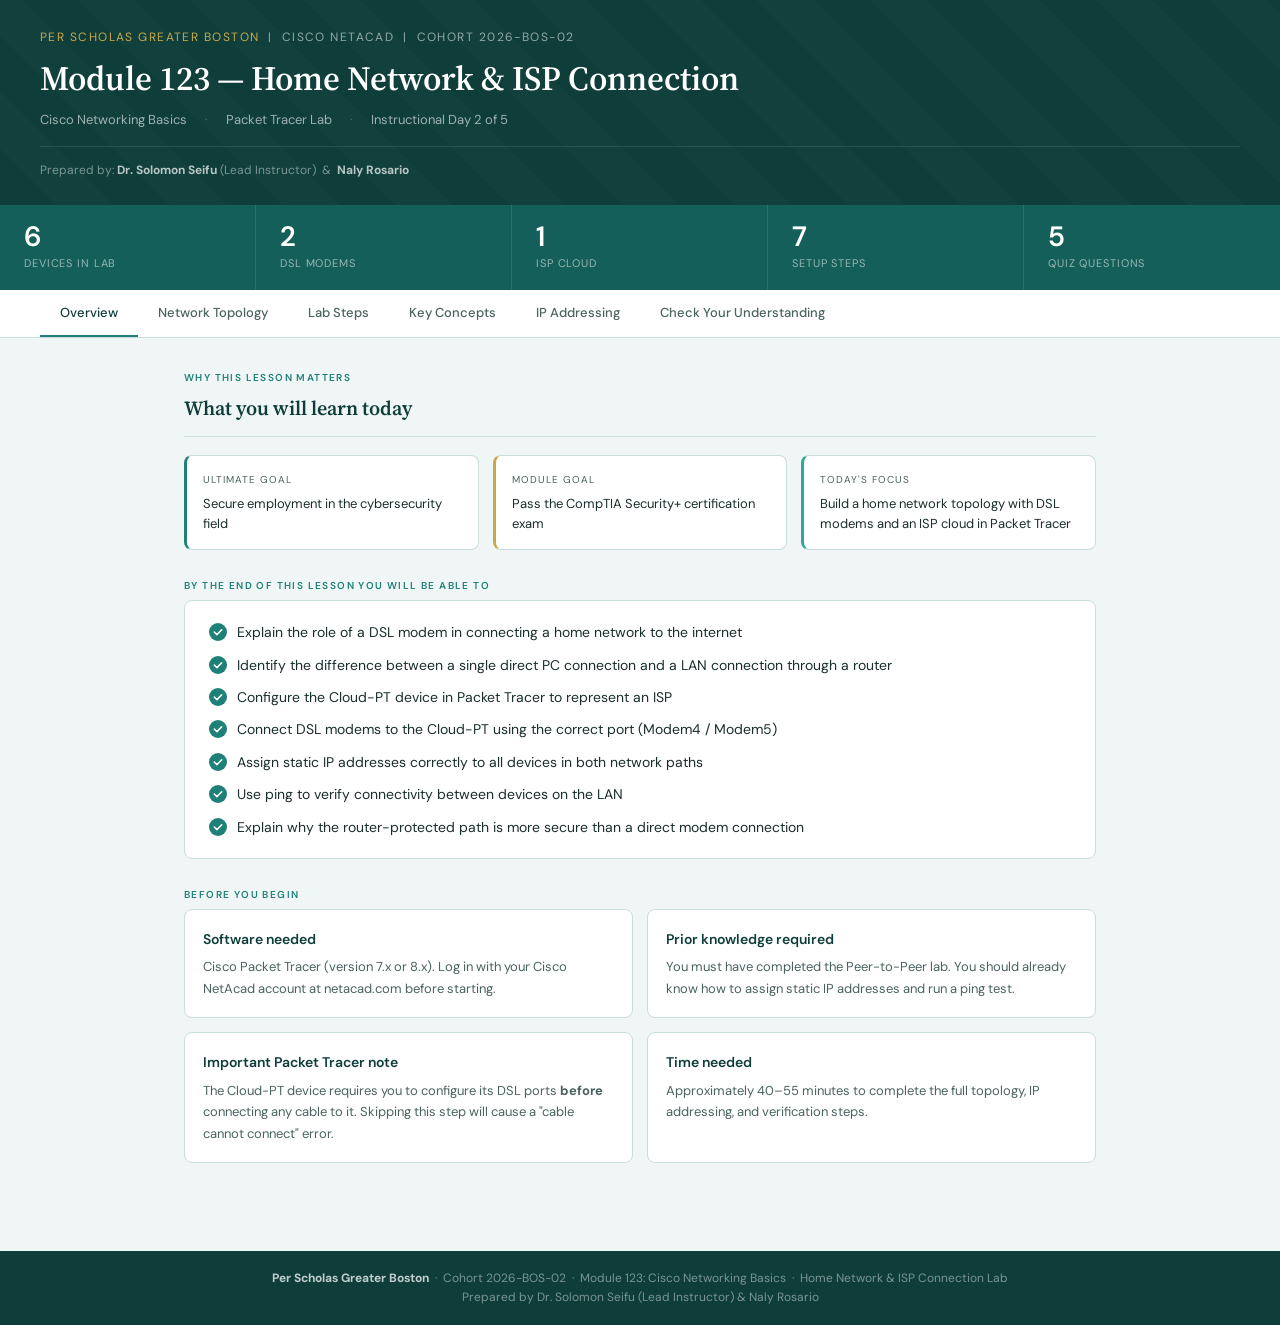
<file: isp_home_network_portal.html>
<!DOCTYPE html>
<html lang="en">
<head>
<meta charset="UTF-8">
<meta name="viewport" content="width=device-width, initial-scale=1.0">
<title>Home Network & ISP Connection — Module 123 | Per Scholas Greater Boston</title>
<link href="https://fonts.googleapis.com/css2?family=Source+Serif+4:wght@400;600&family=DM+Sans:wght@300;400;500;600&display=swap" rel="stylesheet">
<style>
:root {
  --teal-dark: #0e3d3a;
  --teal-mid:  #155f5a;
  --teal-accent: #1e8077;
  --teal-light: #d4eeeb;
  --teal-pale:  #eaf5f4;
  --gold: #c9a84c;
  --gold-light: #f5ecd2;
  --text: #1a2e2d;
  --text-sec: #4a6360;
  --border: #c8dedd;
  --white: #ffffff;
  --card-bg: #f4fafa;
}
*, *::before, *::after { box-sizing: border-box; margin: 0; padding: 0; }
body { font-family: 'DM Sans', sans-serif; background: #f0f5f5; color: var(--text); font-size: 15px; line-height: 1.6; }

.site-header { background: var(--teal-dark); color: #fff; padding: 28px 40px 24px; position: relative; overflow: hidden; }
.site-header::before { content: ''; position: absolute; inset: 0; background: repeating-linear-gradient(45deg, transparent, transparent 40px, rgba(255,255,255,.015) 40px, rgba(255,255,255,.015) 80px); }
.header-eyebrow { font-size: 12px; letter-spacing: .12em; text-transform: uppercase; color: rgba(255,255,255,.55); margin-bottom: 10px; position: relative; }
.header-eyebrow span { color: var(--gold); }
.site-header h1 { font-family: 'Source Serif 4', serif; font-size: clamp(22px, 4vw, 34px); font-weight: 600; color: #fff; line-height: 1.25; margin-bottom: 10px; position: relative; }
.header-meta { font-size: 13px; color: rgba(255,255,255,.6); position: relative; display: flex; flex-wrap: wrap; gap: 6px 18px; margin-bottom: 16px; }
.header-meta span::before { content: '·'; margin-right: 18px; opacity: .4; }
.header-meta span:first-child::before { display: none; }
.header-authors { font-size: 12px; color: rgba(255,255,255,.45); border-top: 1px solid rgba(255,255,255,.1); padding-top: 14px; position: relative; }

.stats-bar { display: grid; grid-template-columns: repeat(auto-fit, minmax(130px, 1fr)); background: var(--teal-mid); }
.stat { padding: 18px 24px; border-right: 1px solid rgba(255,255,255,.1); color: #fff; }
.stat:last-child { border-right: none; }
.stat-num { font-size: 28px; font-weight: 600; line-height: 1; margin-bottom: 4px; }
.stat-label { font-size: 11px; color: rgba(255,255,255,.55); text-transform: uppercase; letter-spacing: .08em; }

.tabs-wrap { background: var(--white); border-bottom: 1px solid var(--border); padding: 0 40px; position: sticky; top: 0; z-index: 100; }
.tabs { display: flex; gap: 0; overflow-x: auto; }
.tab-btn { padding: 14px 20px; font-size: 13px; font-weight: 500; font-family: 'DM Sans', sans-serif; background: none; border: none; border-bottom: 2px solid transparent; color: var(--text-sec); cursor: pointer; white-space: nowrap; transition: all .15s; }
.tab-btn:hover { color: var(--teal-accent); }
.tab-btn.active { color: var(--teal-dark); border-bottom-color: var(--teal-accent); }

.content { max-width: 960px; margin: 0 auto; padding: 32px 24px 60px; }
.panel { display: none; }
.panel.active { display: block; }

.section-label { font-size: 10px; letter-spacing: .14em; text-transform: uppercase; color: var(--teal-accent); font-weight: 600; margin-bottom: 6px; }
.section-title { font-family: 'Source Serif 4', serif; font-size: 20px; font-weight: 600; color: var(--teal-dark); margin-bottom: 18px; padding-bottom: 12px; border-bottom: 1px solid var(--border); }

.goal-row { display: grid; grid-template-columns: repeat(3,1fr); gap: 14px; margin-bottom: 28px; }
.goal-card { background: var(--white); border: 1px solid var(--border); border-radius: 8px; padding: 16px; border-left: 3px solid var(--teal-accent); }
.goal-card:nth-child(2) { border-left-color: var(--gold); }
.goal-card:nth-child(3) { border-left-color: #2da899; }
.goal-tag { font-size: 10px; text-transform: uppercase; letter-spacing: .1em; color: var(--text-sec); margin-bottom: 6px; }
.goal-text { font-size: 13px; color: var(--text); line-height: 1.5; }

.outcomes { background: var(--white); border: 1px solid var(--border); border-radius: 8px; padding: 20px 24px; margin-bottom: 28px; }
.outcomes ul { list-style: none; display: flex; flex-direction: column; gap: 10px; }
.outcomes li { display: flex; align-items: flex-start; gap: 10px; font-size: 14px; }
.outcomes li::before { content: ''; flex-shrink: 0; width: 18px; height: 18px; margin-top: 2px; background: var(--teal-accent); border-radius: 50%; background-image: url("data:image/svg+xml,%3Csvg xmlns='http://www.w3.org/2000/svg' viewBox='0 0 16 16'%3E%3Cpath d='M3 8l3.5 3.5L13 5' stroke='white' stroke-width='2' fill='none' stroke-linecap='round' stroke-linejoin='round'/%3E%3C/svg%3E"); background-size: 12px; background-repeat: no-repeat; background-position: center; }

.concept-grid { display: grid; grid-template-columns: 1fr 1fr; gap: 14px; margin-bottom: 28px; }
.concept-card { background: var(--white); border: 1px solid var(--border); border-radius: 8px; padding: 18px; }
.concept-card-title { font-size: 14px; font-weight: 600; color: var(--teal-dark); margin-bottom: 6px; }
.concept-card-body { font-size: 13px; color: var(--text-sec); line-height: 1.65; }

.topo-box { background: var(--white); border: 1px solid var(--border); border-radius: 8px; padding: 20px; margin-bottom: 28px; text-align: center; }

.step-list { display: flex; flex-direction: column; gap: 12px; margin-bottom: 28px; }
.step-card { background: var(--white); border: 1px solid var(--border); border-radius: 8px; overflow: hidden; }
.step-head { display: flex; align-items: center; gap: 14px; padding: 14px 18px; cursor: pointer; user-select: none; }
.step-head:hover { background: var(--teal-pale); }
.step-num-badge { width: 28px; height: 28px; border-radius: 50%; background: var(--teal-accent); color: #fff; font-size: 13px; font-weight: 600; display: flex; align-items: center; justify-content: center; flex-shrink: 0; }
.step-title { font-size: 14px; font-weight: 500; flex: 1; }
.step-chevron { font-size: 11px; color: var(--text-sec); transition: transform .2s; }
.step-body { display: none; padding: 16px 18px 18px; border-top: 1px solid var(--border); background: var(--teal-pale); font-size: 13px; line-height: 1.75; color: var(--text); }
.step-card.open .step-body { display: block; }
.step-card.open .step-chevron { transform: rotate(90deg); }
.cmd { font-family: 'Courier New', monospace; font-size: 12px; background: var(--teal-dark); color: #a8f0e8; padding: 10px 14px; border-radius: 6px; margin: 10px 0; display: block; white-space: pre; overflow-x: auto; }
.note-box { font-size: 12px; background: var(--gold-light); border-left: 3px solid var(--gold); padding: 8px 12px; border-radius: 0 6px 6px 0; margin-top: 10px; color: #5a4010; }
.tip-box { font-size: 12px; background: var(--teal-light); border-left: 3px solid var(--teal-accent); padding: 8px 12px; border-radius: 0 6px 6px 0; margin-top: 10px; color: var(--teal-dark); }

.cmp-table { width: 100%; border-collapse: collapse; font-size: 13px; margin-bottom: 28px; }
.cmp-table th { background: var(--teal-dark); color: #fff; padding: 10px 16px; text-align: left; font-weight: 500; font-size: 12px; text-transform: uppercase; letter-spacing: .07em; }
.cmp-table th:first-child { border-radius: 8px 0 0 0; }
.cmp-table th:last-child { border-radius: 0 8px 0 0; }
.cmp-table td { padding: 10px 16px; border-bottom: 1px solid var(--border); background: var(--white); }
.cmp-table tr:last-child td { border-bottom: none; }
.cmp-table tr:last-child td:first-child { border-radius: 0 0 0 8px; }
.cmp-table tr:last-child td:last-child { border-radius: 0 0 8px 0; }
.cmp-table td:first-child { font-weight: 500; color: var(--teal-dark); }
.tag { display: inline-block; font-size: 10px; padding: 2px 8px; border-radius: 4px; font-weight: 600; }
.tag-yes { background: #d4f0e8; color: #0a5e3e; }
.tag-no  { background: #fde8e8; color: #7a1515; }
.tag-partial { background: var(--gold-light); color: #7a4f0a; }

.quiz-card { background: var(--white); border: 1px solid var(--border); border-radius: 8px; padding: 20px 24px; margin-bottom: 14px; }
.quiz-q { font-size: 14px; font-weight: 500; margin-bottom: 14px; }
.quiz-options { display: flex; flex-direction: column; gap: 8px; }
.quiz-opt { padding: 9px 14px; border: 1px solid var(--border); border-radius: 6px; font-size: 13px; cursor: pointer; transition: all .15s; background: var(--card-bg); }
.quiz-opt:hover { background: var(--teal-pale); border-color: var(--teal-accent); }
.quiz-opt.correct { background: #d4f0e8; border-color: #1e8055; color: #0a5e3e; font-weight: 500; }
.quiz-opt.wrong   { background: #fde8e8; border-color: #c0392b; color: #7a1515; }
.quiz-feedback { font-size: 12px; margin-top: 10px; padding: 8px 12px; border-radius: 6px; display: none; }
.quiz-feedback.show { display: block; }
.quiz-feedback.ok  { background: #d4f0e8; color: #0a5e3e; }
.quiz-feedback.fail { background: #fde8e8; color: #7a1515; }
.quiz-score-bar { background: var(--white); border: 1px solid var(--border); border-radius: 8px; padding: 16px 24px; margin-bottom: 28px; display: flex; align-items: center; gap: 16px; }
.score-num { font-size: 28px; font-weight: 600; color: var(--teal-accent); }
.score-label { font-size: 13px; color: var(--text-sec); }
.progress-bar { flex: 1; height: 8px; background: var(--border); border-radius: 4px; overflow: hidden; }
.progress-fill { height: 100%; background: var(--teal-accent); border-radius: 4px; transition: width .4s; }

.part-label { font-size: 11px; font-weight: 600; text-transform: uppercase; letter-spacing: .1em; color: var(--white); background: var(--teal-accent); padding: 4px 12px; border-radius: 4px; display: inline-block; margin-bottom: 10px; }

.footer { background: var(--teal-dark); color: rgba(255,255,255,.45); font-size: 12px; text-align: center; padding: 18px 24px; }
.footer strong { color: rgba(255,255,255,.75); }

@media(max-width:640px){
  .goal-row { grid-template-columns: 1fr; }
  .concept-grid { grid-template-columns: 1fr; }
  .site-header { padding: 20px; }
  .tabs-wrap { padding: 0 12px; }
  .content { padding: 20px 14px 40px; }
  .stats-bar { grid-template-columns: repeat(2,1fr); }
}
</style>
</head>
<body>

<!-- HEADER -->
<header class="site-header">
  <div class="header-eyebrow">
    <span>Per Scholas Greater Boston</span> &nbsp;|&nbsp; Cisco NetAcad &nbsp;|&nbsp; Cohort 2026-BOS-02
  </div>
  <h1>Module 123 — Home Network &amp; ISP Connection</h1>
  <div class="header-meta">
    <span>Cisco Networking Basics</span>
    <span>Packet Tracer Lab</span>
    <span>Instructional Day 2 of 5</span>
  </div>
  <div class="header-authors">Prepared by: <strong style="color:rgba(255,255,255,.7)">Dr. Solomon Seifu</strong> (Lead Instructor) &nbsp;&amp;&nbsp; <strong style="color:rgba(255,255,255,.7)">Naly Rosario</strong></div>
</header>

<!-- STATS BAR -->
<div class="stats-bar">
  <div class="stat"><div class="stat-num">6</div><div class="stat-label">Devices in lab</div></div>
  <div class="stat"><div class="stat-num">2</div><div class="stat-label">DSL Modems</div></div>
  <div class="stat"><div class="stat-num">1</div><div class="stat-label">ISP Cloud</div></div>
  <div class="stat"><div class="stat-num">7</div><div class="stat-label">Setup steps</div></div>
  <div class="stat"><div class="stat-num">5</div><div class="stat-label">Quiz questions</div></div>
</div>

<!-- TABS -->
<div class="tabs-wrap">
  <div class="tabs">
    <button class="tab-btn active" onclick="showTab('overview',this)">Overview</button>
    <button class="tab-btn" onclick="showTab('topology',this)">Network Topology</button>
    <button class="tab-btn" onclick="showTab('lab',this)">Lab Steps</button>
    <button class="tab-btn" onclick="showTab('concepts',this)">Key Concepts</button>
    <button class="tab-btn" onclick="showTab('addressing',this)">IP Addressing</button>
    <button class="tab-btn" onclick="showTab('quiz',this)">Check Your Understanding</button>
  </div>
</div>

<div class="content">

  <!-- OVERVIEW -->
  <div id="overview" class="panel active">
    <div class="section-label">Why this lesson matters</div>
    <div class="section-title">What you will learn today</div>

    <div class="goal-row">
      <div class="goal-card">
        <div class="goal-tag">Ultimate goal</div>
        <div class="goal-text">Secure employment in the cybersecurity field</div>
      </div>
      <div class="goal-card">
        <div class="goal-tag">Module goal</div>
        <div class="goal-text">Pass the CompTIA Security+ certification exam</div>
      </div>
      <div class="goal-card">
        <div class="goal-tag">Today's focus</div>
        <div class="goal-text">Build a home network topology with DSL modems and an ISP cloud in Packet Tracer</div>
      </div>
    </div>

    <div class="section-label">By the end of this lesson you will be able to</div>
    <div class="outcomes">
      <ul>
        <li>Explain the role of a DSL modem in connecting a home network to the internet</li>
        <li>Identify the difference between a single direct PC connection and a LAN connection through a router</li>
        <li>Configure the Cloud-PT device in Packet Tracer to represent an ISP</li>
        <li>Connect DSL modems to the Cloud-PT using the correct port (Modem4 / Modem5)</li>
        <li>Assign static IP addresses correctly to all devices in both network paths</li>
        <li>Use ping to verify connectivity between devices on the LAN</li>
        <li>Explain why the router-protected path is more secure than a direct modem connection</li>
      </ul>
    </div>

    <div class="section-label">Before you begin</div>
    <div class="concept-grid">
      <div class="concept-card">
        <div class="concept-card-title">Software needed</div>
        <div class="concept-card-body">Cisco Packet Tracer (version 7.x or 8.x). Log in with your Cisco NetAcad account at netacad.com before starting.</div>
      </div>
      <div class="concept-card">
        <div class="concept-card-title">Prior knowledge required</div>
        <div class="concept-card-body">You must have completed the Peer-to-Peer lab. You should already know how to assign static IP addresses and run a ping test.</div>
      </div>
      <div class="concept-card">
        <div class="concept-card-title">Important Packet Tracer note</div>
        <div class="concept-card-body">The Cloud-PT device requires you to configure its DSL ports <strong>before</strong> connecting any cable to it. Skipping this step will cause a "cable cannot connect" error.</div>
      </div>
      <div class="concept-card">
        <div class="concept-card-title">Time needed</div>
        <div class="concept-card-body">Approximately 40–55 minutes to complete the full topology, IP addressing, and verification steps.</div>
      </div>
    </div>
  </div>

  <!-- TOPOLOGY -->
  <div id="topology" class="panel">
    <div class="section-label">Network diagram</div>
    <div class="section-title">Your Packet Tracer topology</div>

    <div class="topo-box">
      <svg width="100%" viewBox="0 0 680 320" role="img">
        <title>Home network topology with two paths to ISP</title>
        <defs>
          <marker id="arr" viewBox="0 0 10 10" refX="8" refY="5" markerWidth="6" markerHeight="6" orient="auto">
            <path d="M2 1L8 5L2 9" fill="none" stroke="#1e8077" stroke-width="1.5" stroke-linecap="round"/>
          </marker>
        </defs>

        <!-- PATH A LABEL -->
        <rect x="20" y="18" width="160" height="22" rx="4" fill="#eaf5f4" stroke="#1e8077" stroke-width="0.5"/>
        <text x="100" y="33" text-anchor="middle" font-family="'DM Sans',sans-serif" font-size="11" font-weight="600" fill="#0e3d3a">Part A — Direct connection</text>

        <!-- PC3 -->
        <rect x="20" y="50" width="80" height="52" rx="6" fill="#eaf5f4" stroke="#1e8077" stroke-width="0.8"/>
        <rect x="32" y="58" width="56" height="32" rx="3" fill="#0e3d3a"/>
        <rect x="36" y="62" width="48" height="24" rx="2" fill="#1e8077" opacity=".8"/>
        <text x="60" y="104" text-anchor="middle" font-family="'DM Sans',sans-serif" font-size="11" font-weight="600" fill="#0e3d3a">PC3</text>

        <!-- Cable PC3 to Modem1 -->
        <line x1="100" y1="76" x2="220" y2="76" stroke="#1e8077" stroke-width="1.5" stroke-linecap="round"/>
        <text x="160" y="70" text-anchor="middle" font-family="'DM Sans',sans-serif" font-size="9" fill="#4a6360">Straight-Through</text>

        <!-- DSL Modem1 -->
        <rect x="220" y="58" width="90" height="36" rx="5" fill="#f5ecd2" stroke="#c9a84c" stroke-width="0.8"/>
        <text x="265" y="72" text-anchor="middle" font-family="'DM Sans',sans-serif" font-size="10" font-weight="600" fill="#7a4f0a">DSL Modem1</text>
        <text x="265" y="86" text-anchor="middle" font-family="'DM Sans',sans-serif" font-size="9" fill="#7a4f0a">pass-through</text>

        <!-- Cable Modem1 to Cloud -->
        <line x1="310" y1="76" x2="490" y2="100" stroke="#c9a84c" stroke-width="1.5" stroke-dasharray="6 3" stroke-linecap="round"/>
        <text x="400" y="80" text-anchor="middle" font-family="'DM Sans',sans-serif" font-size="9" fill="#7a4f0a">Phone cable → Modem4</text>

        <!-- PATH B LABEL -->
        <rect x="20" y="148" width="160" height="22" rx="4" fill="#eaf5f4" stroke="#1e8077" stroke-width="0.5"/>
        <text x="100" y="163" text-anchor="middle" font-family="'DM Sans',sans-serif" font-size="11" font-weight="600" fill="#0e3d3a">Part B — LAN via router</text>

        <!-- PC4 -->
        <rect x="20" y="178" width="70" height="44" rx="5" fill="#eaf5f4" stroke="#1e8077" stroke-width="0.8"/>
        <rect x="28" y="184" width="54" height="26" rx="2" fill="#155f5a" opacity=".8"/>
        <text x="55" y="232" text-anchor="middle" font-family="'DM Sans',sans-serif" font-size="10" font-weight="600" fill="#0e3d3a">PC4</text>

        <!-- PC5 -->
        <rect x="20" y="238" width="70" height="44" rx="5" fill="#eaf5f4" stroke="#1e8077" stroke-width="0.8"/>
        <rect x="28" y="244" width="54" height="26" rx="2" fill="#155f5a" opacity=".8"/>
        <text x="55" y="292" text-anchor="middle" font-family="'DM Sans',sans-serif" font-size="10" font-weight="600" fill="#0e3d3a">PC5</text>

        <!-- PC6 -->
        <rect x="20" y="298" width="70" height="44" rx="5" fill="#eaf5f4" stroke="#1e8077" stroke-width="0.8"/>
        <rect x="28" y="304" width="54" height="26" rx="2" fill="#155f5a" opacity=".8"/>
        <text x="55" y="352" text-anchor="middle" font-family="'DM Sans',sans-serif" font-size="10" font-weight="600" fill="#0e3d3a">PC6</text>

        <!-- Lines from PCs to Router -->
        <line x1="90" y1="200" x2="200" y2="232" stroke="#1e8077" stroke-width="1.2"/>
        <line x1="90" y1="260" x2="200" y2="240" stroke="#1e8077" stroke-width="1.2"/>
        <line x1="90" y1="320" x2="200" y2="248" stroke="#1e8077" stroke-width="1.2"/>

        <!-- Wireless Router -->
        <rect x="195" y="218" width="90" height="52" rx="6" fill="#eaf5f4" stroke="#1e8077" stroke-width="1"/>
        <circle cx="240" cy="230" r="8" fill="none" stroke="#1e8077" stroke-width="1" opacity=".5"/>
        <circle cx="240" cy="230" r="4" fill="#1e8077" opacity=".6"/>
        <text x="240" y="256" text-anchor="middle" font-family="'DM Sans',sans-serif" font-size="10" font-weight="600" fill="#0e3d3a">Wireless</text>
        <text x="240" y="268" text-anchor="middle" font-family="'DM Sans',sans-serif" font-size="10" fill="#4a6360">Router0</text>

        <!-- Cable Router to Modem0 -->
        <line x1="285" y1="244" x2="370" y2="244" stroke="#1e8077" stroke-width="1.5" stroke-linecap="round"/>
        <text x="328" y="238" text-anchor="middle" font-family="'DM Sans',sans-serif" font-size="9" fill="#4a6360">Straight-Through</text>

        <!-- DSL Modem0 -->
        <rect x="370" y="226" width="90" height="36" rx="5" fill="#f5ecd2" stroke="#c9a84c" stroke-width="0.8"/>
        <text x="415" y="240" text-anchor="middle" font-family="'DM Sans',sans-serif" font-size="10" font-weight="600" fill="#7a4f0a">DSL Modem0</text>
        <text x="415" y="254" text-anchor="middle" font-family="'DM Sans',sans-serif" font-size="9" fill="#7a4f0a">pass-through</text>

        <!-- Cable Modem0 to Cloud -->
        <line x1="460" y1="244" x2="490" y2="170" stroke="#c9a84c" stroke-width="1.5" stroke-dasharray="6 3" stroke-linecap="round"/>
        <text x="490" y="210" text-anchor="middle" font-family="'DM Sans',sans-serif" font-size="9" fill="#7a4f0a">Phone → Modem5</text>

        <!-- ISP Cloud -->
        <ellipse cx="550" cy="135" rx="60" ry="40" fill="#e6f1fb" stroke="#185FA5" stroke-width="1"/>
        <ellipse cx="530" cy="120" rx="30" ry="22" fill="#e6f1fb" stroke="#185FA5" stroke-width="0.5"/>
        <ellipse cx="570" cy="115" rx="28" ry="20" fill="#e6f1fb" stroke="#185FA5" stroke-width="0.5"/>
        <text x="550" y="138" text-anchor="middle" font-family="'DM Sans',sans-serif" font-size="12" font-weight="600" fill="#0C447C">ISP</text>
        <text x="550" y="152" text-anchor="middle" font-family="'DM Sans',sans-serif" font-size="10" fill="#185FA5">Cloud0</text>
      </svg>
    </div>

    <div class="concept-grid">
      <div class="concept-card">
        <div class="concept-card-title">Part A — Single PC, direct path</div>
        <div class="concept-card-body">PC3 connects directly to DSL Modem1, which connects to the ISP Cloud. There is no router in between. PC3 gets a public IP and is fully exposed to the internet.</div>
      </div>
      <div class="concept-card">
        <div class="concept-card-title">Part B — Multiple PCs via router</div>
        <div class="concept-card-body">PC4, PC5, and PC6 connect to Wireless Router0, which connects to DSL Modem0, then to the ISP Cloud. The router provides NAT, DHCP, and a firewall for the LAN devices.</div>
      </div>
      <div class="concept-card">
        <div class="concept-card-title">Why two modems?</div>
        <div class="concept-card-body">Each path to the ISP is independent. This is a classroom simulation showing two different types of home setups connecting to the same ISP — not one home with two modems.</div>
      </div>
      <div class="concept-card">
        <div class="concept-card-title">Cloud0 = the ISP</div>
        <div class="concept-card-body">The Cloud-PT device in Packet Tracer represents the ISP infrastructure — all the Tier 1/2/3 backbone you cannot see. Both modems connect into it using Phone cables on Modem4 and Modem5 ports.</div>
      </div>
    </div>
  </div>

  <!-- LAB STEPS -->
  <div id="lab" class="panel">
    <div class="section-label">Packet Tracer activity</div>
    <div class="section-title">Step-by-step lab guide</div>
    <div class="step-list" id="stepList"></div>
  </div>

  <!-- KEY CONCEPTS -->
  <div id="concepts" class="panel">
    <div class="section-label">Core vocabulary</div>
    <div class="section-title">Key concepts to know</div>
    <div class="concept-grid">
      <div class="concept-card">
        <div class="concept-card-title">DSL Modem</div>
        <div class="concept-card-body">Modulator/Demodulator. Converts digital signals from your PC or router into analog signals the ISP telephone line can carry, and back again. It is the boundary between your home and the ISP.</div>
      </div>
      <div class="concept-card">
        <div class="concept-card-title">Wireless Router (Home Router)</div>
        <div class="concept-card-body">Connects multiple home devices to one internet connection. It provides NAT (hides private IPs), DHCP (assigns IPs automatically), and a basic firewall. It has a LAN side and a WAN side.</div>
      </div>
      <div class="concept-card">
        <div class="concept-card-title">NAT — Network Address Translation</div>
        <div class="concept-card-body">The router translates many private IPs (192.168.1.x) into one public IP before sending traffic to the internet. This hides your internal devices from outside attackers.</div>
      </div>
      <div class="concept-card">
        <div class="concept-card-title">Public IP vs Private IP</div>
        <div class="concept-card-body">Public IPs are routable on the internet (e.g. 203.0.113.1). Private IPs are only used inside your home network (e.g. 192.168.1.x). The router bridges these two worlds.</div>
      </div>
      <div class="concept-card">
        <div class="concept-card-title">Phone cable in Packet Tracer</div>
        <div class="concept-card-body">Used to connect DSL modems to the Cloud-PT device. It simulates the telephone line between your home and the ISP central office. Do not use a straight-through or crossover cable here.</div>
      </div>
      <div class="concept-card">
        <div class="concept-card-title">Cloud-PT ports</div>
        <div class="concept-card-body">Before connecting, you must add ports manually in Cloud0 → Config → DSL. Select Modem4 and click Add for the first modem. Select Modem5 and click Add for the second modem.</div>
      </div>
      <div class="concept-card">
        <div class="concept-card-title">Default Gateway</div>
        <div class="concept-card-body">The IP address of the device your PC sends traffic to when the destination is outside its own network. For LAN PCs, this is the router's LAN IP (192.168.1.1). For PC3 (direct), it is the modem-side IP.</div>
      </div>
      <div class="concept-card">
        <div class="concept-card-title">Security posture</div>
        <div class="concept-card-body">PC3 (Part A) has no router — it is directly exposed to the internet with a public IP. PC4–6 (Part B) sit behind a router. Same ISP, completely different attack surface. This is a key Security+ concept.</div>
      </div>
    </div>
  </div>

  <!-- IP ADDRESSING -->
  <div id="addressing" class="panel">
    <div class="section-label">IP addressing scheme</div>
    <div class="section-title">All device addresses at a glance</div>

    <div class="part-label">Part A — Single PC direct connection</div>
    <table class="cmp-table" style="margin-bottom:20px">
      <thead>
        <tr><th>Device</th><th>Interface</th><th>IP Address</th><th>Subnet Mask</th><th>Default Gateway</th></tr>
      </thead>
      <tbody>
        <tr><td>PC3</td><td>FastEthernet0</td><td>203.0.113.1</td><td>255.255.255.0</td><td>203.0.113.2</td></tr>
        <tr><td>DSL Modem1</td><td>—</td><td colspan="3">No IP needed — pass-through device</td></tr>
        <tr><td>Cloud0 (ISP)</td><td>Modem4 port</td><td colspan="3">No IP needed — WAN emulator</td></tr>
      </tbody>
    </table>

    <div class="part-label">Part B — Multiple PCs via Wireless Router</div>
    <table class="cmp-table">
      <thead>
        <tr><th>Device</th><th>Interface</th><th>IP Address</th><th>Subnet Mask</th><th>Default Gateway</th></tr>
      </thead>
      <tbody>
        <tr><td>PC4</td><td>FastEthernet0</td><td>192.168.1.2</td><td>255.255.255.0</td><td>192.168.1.1</td></tr>
        <tr><td>PC5</td><td>FastEthernet0</td><td>192.168.1.3</td><td>255.255.255.0</td><td>192.168.1.1</td></tr>
        <tr><td>PC6</td><td>FastEthernet0</td><td>192.168.1.4</td><td>255.255.255.0</td><td>192.168.1.1</td></tr>
        <tr><td>Wireless Router0</td><td>LAN (Gig0/1)</td><td>192.168.1.1</td><td>255.255.255.0</td><td>—</td></tr>
        <tr><td>Wireless Router0</td><td>WAN / Internet</td><td>198.51.100.1</td><td>255.255.255.0</td><td>—</td></tr>
        <tr><td>DSL Modem0</td><td>—</td><td colspan="3">No IP needed — pass-through device</td></tr>
        <tr><td>Cloud0 (ISP)</td><td>Modem5 port</td><td colspan="3">No IP needed — WAN emulator</td></tr>
      </tbody>
    </table>

    <div class="tip-box" style="font-size:13px;margin-top:4px">
      <strong>Remember:</strong> 203.0.113.x and 198.51.100.x are documentation-reserved public IP ranges (RFC 5737) — safe to use in classroom labs without conflicting with real internet addresses.
    </div>
  </div>

  <!-- QUIZ -->
  <div id="quiz" class="panel">
    <div class="section-label">Self-assessment</div>
    <div class="section-title">Check your understanding</div>
    <div class="quiz-score-bar">
      <div>
        <div class="score-num" id="scoreNum">0 / 5</div>
        <div class="score-label">questions correct</div>
      </div>
      <div class="progress-bar"><div class="progress-fill" id="progressFill" style="width:0%"></div></div>
      <button onclick="resetQuiz()" style="font-size:12px;padding:6px 14px;border:1px solid var(--border);border-radius:6px;cursor:pointer;background:var(--white)">Reset quiz</button>
    </div>
    <div id="quizContainer"></div>
  </div>

</div>

<footer class="footer">
  <strong>Per Scholas Greater Boston</strong> &nbsp;·&nbsp; Cohort 2026-BOS-02 &nbsp;·&nbsp; Module 123: Cisco Networking Basics &nbsp;·&nbsp; Home Network &amp; ISP Connection Lab<br>
  Prepared by Dr. Solomon Seifu (Lead Instructor) &amp; Naly Rosario
</footer>

<script>
function showTab(id, btn) {
  document.querySelectorAll('.panel').forEach(p => p.classList.remove('active'));
  document.querySelectorAll('.tab-btn').forEach(b => b.classList.remove('active'));
  document.getElementById(id).classList.add('active');
  btn.classList.add('active');
}

const steps = [
  {
    title: "Place all devices on the workspace",
    part: "Setup",
    body: `Open Packet Tracer and place the following devices:<br><br>
<strong>End Devices panel:</strong><br>
— Drag 1 <strong>PC</strong> → rename to <strong>PC3</strong><br>
— Drag 3 <strong>PCs</strong> → rename to <strong>PC4</strong>, <strong>PC5</strong>, <strong>PC6</strong><br><br>
<strong>Network Devices → WAN Emulation:</strong><br>
— Drag 2 <strong>DSL-Modem-PT</strong> → rename to <strong>DSL Modem1</strong> and <strong>DSL Modem0</strong><br>
— Drag 1 <strong>Cloud-PT</strong> → rename to <strong>ISP</strong><br><br>
<strong>Network Devices → Routers (or Wireless Routers):</strong><br>
— Drag 1 <strong>HomeRouter-PT-AC</strong> → rename to <strong>Wireless Router0</strong><br><br>
<div class="tip-box">Arrange them to match the diagram in the Topology tab — PC3 and DSL Modem1 on top (Part A), and PC4/PC5/PC6 + Wireless Router0 + DSL Modem0 on the bottom (Part B), with the ISP Cloud on the right.</div>`
  },
  {
    title: "Configure Cloud0 (ISP) — add DSL ports first",
    part: "Critical step",
    body: `<strong>Do this before connecting any cable to Cloud0, otherwise you will get a connection error.</strong><br><br>
1. Double-click <strong>ISP (Cloud0)</strong><br>
2. Click the <strong>Config</strong> tab<br>
3. On the left panel click <strong>DSL</strong><br>
4. In the dropdown select <strong>Modem4</strong> → click <strong>Add</strong><br>
5. In the dropdown select <strong>Modem5</strong> → click <strong>Add</strong><br><br>
You should now see both Modem4 and Modem5 listed as available ports on Cloud0.<br><br>
<div class="note-box">Modem4 will connect to DSL Modem1 (Part A). Modem5 will connect to DSL Modem0 (Part B). Serial0–3 are for router WAN links — do not use those here.</div>`
  },
  {
    title: "Cable Part A — PC3 to ISP via DSL Modem1",
    part: "Part A",
    body: `<strong>Connection 1 — PC3 to DSL Modem1</strong><br>
Go to <strong>Connections</strong> → select <strong>Copper Straight-Through</strong> cable:<br>
— Click <strong>PC3</strong> → select <strong>FastEthernet0</strong><br>
— Click <strong>DSL Modem1</strong> → select <strong>Ethernet</strong> port (left side of modem)<br><br>
<strong>Connection 2 — DSL Modem1 to Cloud0</strong><br>
Go to <strong>Connections</strong> → select <strong>Phone</strong> cable (thin solid line):<br>
— Click <strong>DSL Modem1</strong> → select the <strong>DSL/Coaxial</strong> port (right side of modem)<br>
— Click <strong>ISP (Cloud0)</strong> → select <strong>Modem4</strong><br><br>
<div class="tip-box">Check that the link dots turn green between PC3 and DSL Modem1. The connection to Cloud0 may show as a dashed line — this is normal for WAN emulation links.</div>`
  },
  {
    title: "Cable Part B — PC4, PC5, PC6 to Wireless Router0",
    part: "Part B",
    body: `Use <strong>Copper Straight-Through</strong> cable for all three connections:<br><br>
— Click <strong>PC4</strong> → FastEthernet0 &nbsp;→&nbsp; <strong>Wireless Router0</strong> → any LAN port (Ethernet 1, 2, or 3)<br>
— Click <strong>PC5</strong> → FastEthernet0 &nbsp;→&nbsp; <strong>Wireless Router0</strong> → next LAN port<br>
— Click <strong>PC6</strong> → FastEthernet0 &nbsp;→&nbsp; <strong>Wireless Router0</strong> → next LAN port<br><br>
<div class="tip-box">All three PCs connect to the LAN side of the router — not the WAN/Internet port. The WAN port faces outward toward the modem.</div>`
  },
  {
    title: "Cable Part B — Wireless Router0 to ISP via DSL Modem0",
    part: "Part B",
    body: `<strong>Connection 1 — Wireless Router0 to DSL Modem0</strong><br>
Use <strong>Copper Straight-Through</strong> cable:<br>
— Click <strong>Wireless Router0</strong> → select the <strong>Internet</strong> port (WAN side)<br>
— Click <strong>DSL Modem0</strong> → select <strong>Ethernet</strong> port (left side)<br><br>
<strong>Connection 2 — DSL Modem0 to Cloud0</strong><br>
Use <strong>Phone</strong> cable:<br>
— Click <strong>DSL Modem0</strong> → select <strong>DSL/Coaxial</strong> port (right side)<br>
— Click <strong>ISP (Cloud0)</strong> → select <strong>Modem5</strong><br><br>
<div class="note-box">At this point your full topology should be physically connected. All green dots confirm physical layer connectivity is working.</div>`
  },
  {
    title: "Assign IP addresses to all devices",
    part: "IP Configuration",
    body: `<strong>PC3</strong> → Desktop → IP Configuration → Static:
<span class="cmd">IP Address      : 203.0.113.1
Subnet Mask     : 255.255.255.0
Default Gateway : 203.0.113.2</span>

<strong>Wireless Router0</strong> → double-click → GUI tab:<br>
LAN settings:
<span class="cmd">LAN IP Address  : 192.168.1.1
Subnet Mask     : 255.255.255.0</span>
Internet (WAN) settings:
<span class="cmd">WAN IP Address  : 198.51.100.1
Subnet Mask     : 255.255.255.0</span>

<strong>PC4</strong> → Desktop → IP Configuration → Static:
<span class="cmd">IP Address      : 192.168.1.2
Subnet Mask     : 255.255.255.0
Default Gateway : 192.168.1.1</span>

<strong>PC5</strong>:
<span class="cmd">IP Address      : 192.168.1.3
Subnet Mask     : 255.255.255.0
Default Gateway : 192.168.1.1</span>

<strong>PC6</strong>:
<span class="cmd">IP Address      : 192.168.1.4
Subnet Mask     : 255.255.255.0
Default Gateway : 192.168.1.1</span>

<div class="tip-box">DSL Modem1, DSL Modem0, and Cloud0 do not need IP addresses — they are pass-through or WAN emulation devices in Packet Tracer.</div>`
  },
  {
    title: "Verify connectivity — ping tests",
    part: "Verification",
    body: `<strong>Test 1 — PC4 pings the router gateway</strong><br>
PC4 → Desktop → Command Prompt:
<span class="cmd">ping 192.168.1.1</span>
Expected: 4 replies from 192.168.1.1<br><br>

<strong>Test 2 — PC4 pings PC5 (LAN to LAN)</strong>
<span class="cmd">ping 192.168.1.3</span>
Expected: 4 replies from 192.168.1.3<br><br>

<strong>Test 3 — PC4 pings PC6</strong>
<span class="cmd">ping 192.168.1.4</span>
Expected: 4 replies from 192.168.1.4<br><br>

<div class="note-box"><strong>Note on PC3:</strong> Pinging beyond the modem will time out because Cloud0 has no IP address to respond. Verify PC3 using the green link dots instead — if the dots between PC3, DSL Modem1, and Cloud0 are all green, the physical connection is confirmed.</div><br>

<strong>What to tell your instructor when done:</strong><br>
"PC4, PC5, and PC6 can ping each other through the router. PC3 is physically connected to the ISP via DSL Modem1. All link lights are green."<br><br>
<div class="tip-box"><strong>Security+ connection:</strong> PC3 has no router — it receives a public IP and is directly reachable from the internet. PC4–6 sit behind NAT and are invisible to outside attackers. This is the core difference between an exposed and a protected network path.</div>`
  }
];

function renderSteps() {
  const list = document.getElementById('stepList');
  list.innerHTML = '';
  steps.forEach((s, i) => {
    const el = document.createElement('div');
    el.className = 'step-card';
    el.innerHTML = `<div class="step-head" onclick="toggleStep(${i})">
      <div class="step-num-badge">${i+1}</div>
      <div class="step-title">${s.title} <span style="font-size:11px;color:var(--teal-accent);margin-left:6px">${s.part}</span></div>
      <span class="step-chevron">▶</span>
    </div>
    <div class="step-body">${s.body}</div>`;
    list.appendChild(el);
  });
}

function toggleStep(i) {
  const cards = document.querySelectorAll('.step-card');
  const el = cards[i];
  const isOpen = el.classList.contains('open');
  cards.forEach(c => c.classList.remove('open'));
  if (!isOpen) el.classList.add('open');
}

const questions = [
  {
    q: "In Packet Tracer, what must you do BEFORE connecting a Phone cable to the Cloud-PT device?",
    opts: ["Assign it an IP address", "Add DSL ports (Modem4 / Modem5) in its Config → DSL settings", "Restart Packet Tracer", "Connect it to a router first"],
    correct: 1,
    feedback: "Correct! The Cloud-PT has no ports by default. You must go to Config → DSL and click Add for Modem4 and Modem5 before any cable can connect to it."
  },
  {
    q: "Which cable type connects a DSL Modem to the Cloud-PT (ISP) device in Packet Tracer?",
    opts: ["Copper Straight-Through", "Copper Cross-Over", "Phone cable", "Coaxial cable"],
    correct: 2,
    feedback: "Correct! The Phone cable is used between the DSL modem's DSL port and the Cloud-PT's Modem4 or Modem5 port. It simulates the telephone line to the ISP."
  },
  {
    q: "PC3 is connected directly through DSL Modem1 to the ISP with no router. What is the main security risk?",
    opts: ["PC3 cannot get an IP address", "PC3 receives a public IP and is directly exposed to the internet with no NAT or firewall", "PC3 cannot ping other devices", "PC3 shares its connection with PC4"],
    correct: 1,
    feedback: "Correct! Without a router, there is no NAT or firewall. PC3 gets a public IP and any internet scanner or attacker can reach it directly — unlike PC4–6 which are hidden behind the router."
  },
  {
    q: "PC4 has IP 192.168.1.2 and wants to communicate with PC6 at 192.168.1.4. What device forwards their traffic?",
    opts: ["DSL Modem0", "The ISP Cloud", "Wireless Router0", "PC3"],
    correct: 2,
    feedback: "Correct! All LAN traffic between PC4, PC5, and PC6 is forwarded by Wireless Router0, which acts as the default gateway for the 192.168.1.0/24 network."
  },
  {
    q: "Why does pinging Cloud0 from PC3 result in 'Request timed out' in Packet Tracer?",
    opts: ["The Phone cable is wrong", "Cloud0 is not turned on", "Cloud0 is a WAN emulator and has no IP address to respond to ping", "PC3's subnet mask is incorrect"],
    correct: 2,
    feedback: "Correct! Cloud-PT is a WAN emulation device, not a real host. It has no IP address configured to receive and reply to ICMP ping requests. Connectivity is confirmed by checking green link lights instead."
  }
];

let scores = new Array(questions.length).fill(null);

function renderQuiz() {
  const container = document.getElementById('quizContainer');
  container.innerHTML = '';
  questions.forEach((q, qi) => {
    const card = document.createElement('div');
    card.className = 'quiz-card';
    card.innerHTML = `<div class="quiz-q">Q${qi+1}. ${q.q}</div>
      <div class="quiz-options">
        ${q.opts.map((o,oi) => `<div class="quiz-opt" id="opt-${qi}-${oi}" onclick="answer(${qi},${oi})">${String.fromCharCode(65+oi)}. ${o}</div>`).join('')}
      </div>
      <div class="quiz-feedback" id="fb-${qi}"></div>`;
    container.appendChild(card);
  });
  updateScore();
}

function answer(qi, oi) {
  if (scores[qi] !== null) return;
  const correct = questions[qi].correct;
  scores[qi] = (oi === correct) ? 1 : 0;
  document.querySelectorAll(`[id^="opt-${qi}-"]`).forEach(el => {
    const idx = parseInt(el.id.split('-')[2]);
    if (idx === correct) el.classList.add('correct');
    else if (idx === oi) el.classList.add('wrong');
  });
  const fb = document.getElementById(`fb-${qi}`);
  fb.textContent = scores[qi] ? '✓ ' + questions[qi].feedback : '✗ Not quite. ' + questions[qi].feedback;
  fb.className = 'quiz-feedback show ' + (scores[qi] ? 'ok' : 'fail');
  updateScore();
}

function updateScore() {
  const total = scores.filter(s => s === 1).length;
  document.getElementById('scoreNum').textContent = total + ' / ' + questions.length;
  document.getElementById('progressFill').style.width = (total / questions.length * 100) + '%';
}

function resetQuiz() {
  scores = new Array(questions.length).fill(null);
  renderQuiz();
}

renderSteps();
renderQuiz();
</script>
</body>
</html>
</file>
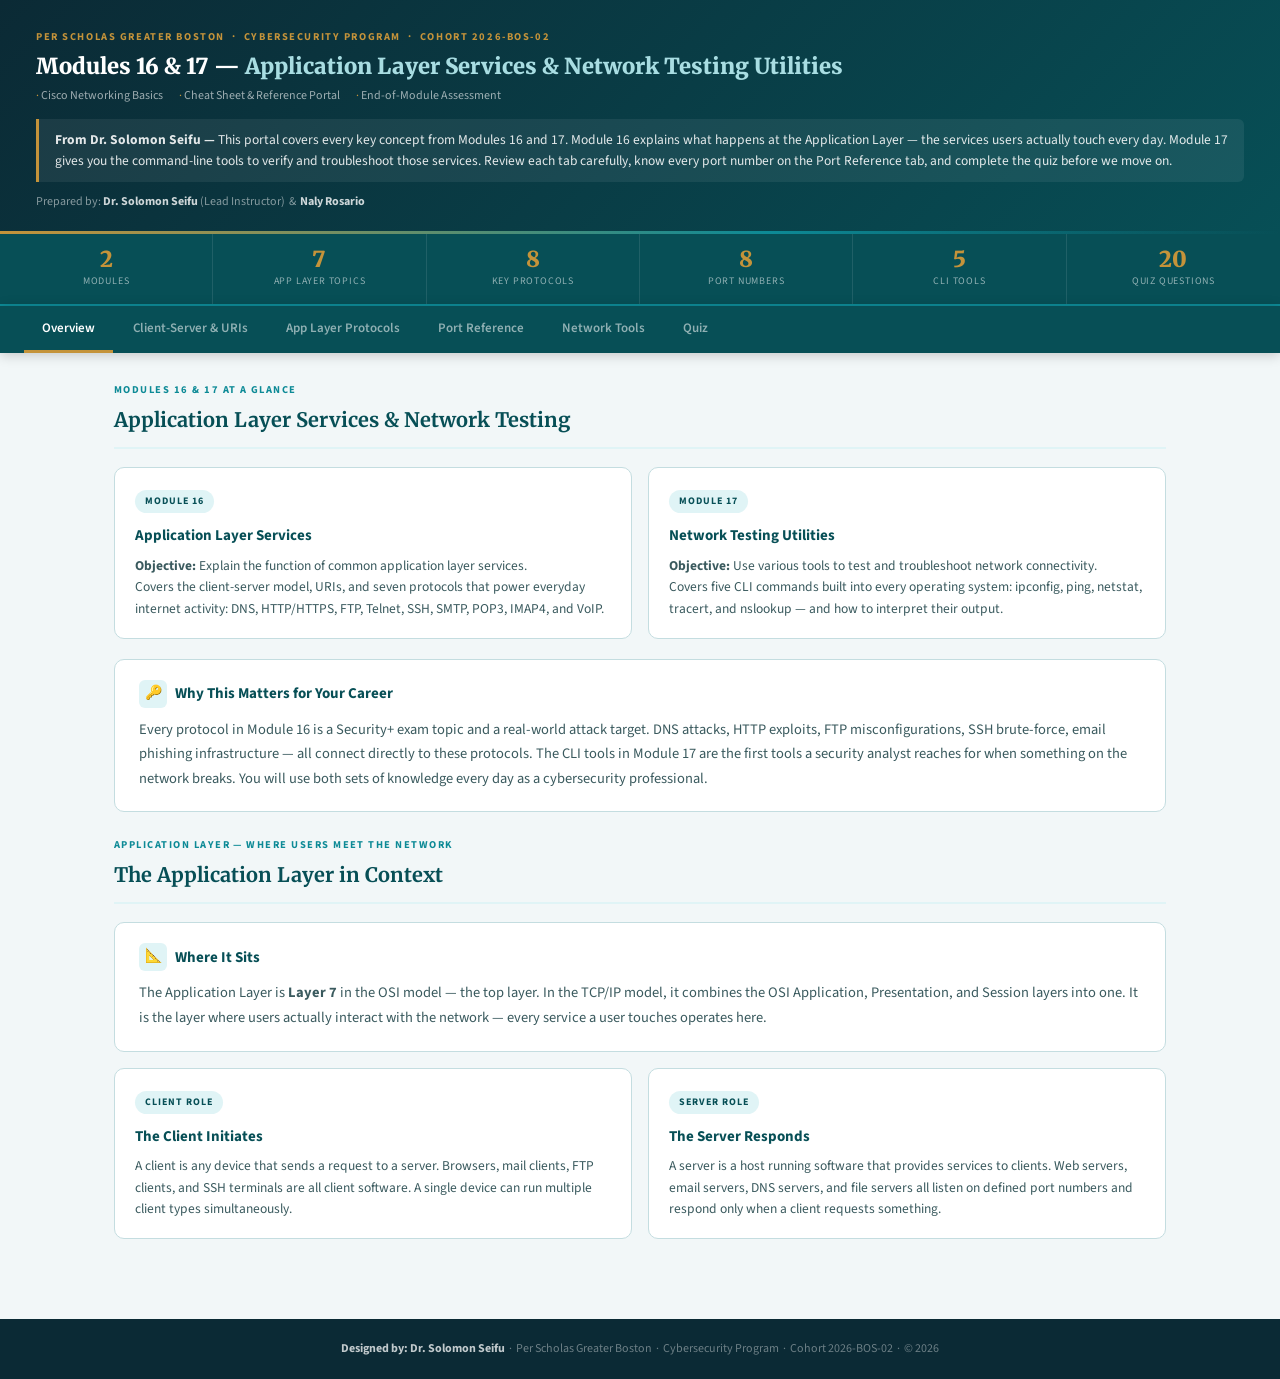
<file: Module16_17_Cheatsheet_Portal.html>
<!DOCTYPE html>
<html lang="en">
<head>
<meta charset="UTF-8">
<meta name="viewport" content="width=device-width, initial-scale=1.0">
<title>Modules 16 & 17 — Application Layer & Network Testing | Per Scholas</title>
<link href="https://fonts.googleapis.com/css2?family=Merriweather:wght@400;700;900&family=Source+Sans+3:wght@400;500;600;700&family=Source+Code+Pro:wght@500;600&display=swap" rel="stylesheet">
<style>
*{box-sizing:border-box;margin:0;padding:0}
:root{
  --teal:#0a6b74;--teal-dark:#074f56;--teal-mid:#0d8a96;--teal-light:#e0f4f6;--teal-pale:#f0fafb;
  --gold:#c4933a;--gold-light:#fdf3e0;
  --white:#fff;--bg:#f2f7f8;--border:#c4dde0;
  --text:#1a2e30;--text-sec:#3a5a5e;
  --success-bg:#dcf5e4;--success-tx:#0f4d28;
  --danger-bg:#fde8e2;--danger-tx:#7f1d1d;
  --navy:#0b2a35;
}
body{font-family:'Source Sans 3',sans-serif;background:var(--bg);color:var(--text);font-size:16px;line-height:1.7}

/* HEADER */
.site-header{background:linear-gradient(135deg,var(--navy) 0%,var(--teal-dark) 100%);color:#fff;padding:28px 36px 22px;position:relative;overflow:hidden}
.site-header::after{content:'';position:absolute;bottom:0;left:0;right:0;height:3px;background:linear-gradient(90deg,var(--gold),var(--teal-mid) 60%,transparent)}
.header-eyebrow{font-size:10.5px;font-weight:700;letter-spacing:.15em;text-transform:uppercase;color:var(--gold);margin-bottom:6px}
.site-header h1{font-family:'Merriweather',serif;font-size:22px;font-weight:900;line-height:1.3;margin-bottom:6px}
.site-header h1 em{font-style:normal;color:#a8dde2}
.header-meta{display:flex;flex-wrap:wrap;gap:16px;font-size:12px;color:rgba(255,255,255,.6);margin-bottom:12px}
.header-meta span::before{content:'· ';color:var(--gold)}
.instructor-note{background:rgba(255,255,255,.07);border-left:3px solid var(--gold);padding:10px 16px;border-radius:0 6px 6px 0;font-size:13.5px;color:rgba(255,255,255,.88);margin-bottom:10px;line-height:1.6}
.header-authors{font-size:12px;color:rgba(255,255,255,.5)}
.header-authors strong{color:rgba(255,255,255,.8)}

/* STATS BAR */
.stats-bar{display:grid;grid-template-columns:repeat(6,1fr);background:var(--teal-dark);border-bottom:2px solid var(--teal-mid)}
.stat{padding:14px 8px;text-align:center;border-right:1px solid rgba(255,255,255,.1)}
.stat:last-child{border-right:none}
.stat-num{font-family:'Merriweather',serif;font-size:22px;font-weight:900;color:var(--gold);line-height:1}
.stat-label{font-size:10px;text-transform:uppercase;letter-spacing:.08em;color:rgba(255,255,255,.55);margin-top:3px}

/* TABS */
.tabs-wrap{background:var(--teal-dark);padding:0 24px;position:sticky;top:0;z-index:100;box-shadow:0 2px 12px rgba(0,0,0,.2)}
.tabs{display:flex;gap:2px;overflow-x:auto;scrollbar-width:none}
.tabs::-webkit-scrollbar{display:none}
.tab-btn{padding:13px 18px;background:none;border:none;font-family:'Source Sans 3',sans-serif;font-size:13px;font-weight:600;color:rgba(255,255,255,.55);cursor:pointer;white-space:nowrap;border-bottom:3px solid transparent;transition:all .2s}
.tab-btn:hover{color:rgba(255,255,255,.85)}
.tab-btn.active{color:#fff;border-bottom-color:var(--gold)}

/* CONTENT */
.content{max-width:1100px;margin:0 auto;padding:28px 24px 60px}
.panel{display:none}
.panel.active{display:block}

/* SECTION COMPONENTS */
.section-label{font-size:10.5px;font-weight:700;letter-spacing:.14em;text-transform:uppercase;color:var(--teal-mid);margin-bottom:4px}
.section-title{font-family:'Merriweather',serif;font-size:20px;font-weight:700;color:var(--teal-dark);margin-bottom:18px;padding-bottom:10px;border-bottom:2px solid var(--teal-light)}

.card{background:var(--white);border:1px solid var(--border);border-radius:10px;padding:20px 24px;margin-bottom:16px}
.card-title{font-size:15px;font-weight:700;color:var(--teal-dark);margin-bottom:10px;display:flex;align-items:center;gap:8px}
.card-title .icon{width:28px;height:28px;background:var(--teal-light);border-radius:6px;display:flex;align-items:center;justify-content:center;font-size:14px;flex-shrink:0}
.card p{font-size:14.5px;color:var(--text-sec);margin-bottom:8px}
.card p:last-child{margin-bottom:0}

.concept-grid{display:grid;grid-template-columns:repeat(2,1fr);gap:16px;margin-bottom:20px}
.concept-card{background:var(--white);border:1px solid var(--border);border-radius:10px;padding:18px 20px}
.concept-card .tag{font-size:10px;font-weight:700;letter-spacing:.1em;text-transform:uppercase;background:var(--teal-light);color:var(--teal-dark);padding:3px 10px;border-radius:20px;display:inline-block;margin-bottom:10px}
.concept-card h4{font-size:15px;font-weight:700;color:var(--teal-dark);margin-bottom:6px}
.concept-card p{font-size:13.5px;color:var(--text-sec);line-height:1.6}

/* NOTE BOX */
.note-box{background:var(--gold-light);border-left:4px solid var(--gold);padding:12px 16px;border-radius:0 8px 8px 0;font-size:13.5px;color:#5a3d0a;margin:16px 0;line-height:1.6}
.note-box strong{color:#3d2800}

/* PROTOCOL TABLE */
.proto-table{width:100%;border-collapse:collapse;margin-bottom:20px;font-size:14px}
.proto-table th{background:var(--teal-dark);color:#fff;padding:11px 16px;text-align:left;font-size:12px;font-weight:700;letter-spacing:.06em;text-transform:uppercase}
.proto-table td{padding:11px 16px;border-bottom:1px solid var(--border);vertical-align:top}
.proto-table tr:nth-child(even) td{background:var(--teal-pale)}
.proto-table tr:last-child td{border-bottom:none}
.port-badge{font-family:'Source Code Pro',monospace;font-size:12px;font-weight:600;background:var(--teal-dark);color:#fff;padding:3px 10px;border-radius:20px;white-space:nowrap}
.port-badge.warn{background:#92400e}

/* FLOW STEPS */
.flow-steps{display:flex;flex-direction:column;gap:0;margin:16px 0}
.flow-step{display:flex;gap:16px;align-items:flex-start;padding:14px 0;border-bottom:1px dashed var(--border)}
.flow-step:last-child{border-bottom:none}
.step-num{width:32px;height:32px;background:var(--teal-dark);color:#fff;border-radius:50%;display:flex;align-items:center;justify-content:center;font-size:13px;font-weight:700;flex-shrink:0;margin-top:2px}
.step-body h5{font-size:14px;font-weight:700;color:var(--teal-dark);margin-bottom:3px}
.step-body p{font-size:13.5px;color:var(--text-sec)}

/* COMPARE TABLE */
.compare-wrap{display:grid;grid-template-columns:1fr 1fr;gap:16px;margin-bottom:20px}
.compare-card{background:var(--white);border:1px solid var(--border);border-radius:10px;overflow:hidden}
.compare-head{padding:12px 18px;font-size:13px;font-weight:700;letter-spacing:.05em}
.compare-head.a{background:var(--teal-dark);color:#fff}
.compare-head.b{background:#1a3a5c;color:#fff}
.compare-body{padding:14px 18px}
.compare-body li{font-size:13.5px;color:var(--text-sec);margin-bottom:6px;list-style:none;padding-left:14px;position:relative}
.compare-body li::before{content:'·';position:absolute;left:0;color:var(--teal-mid);font-weight:700}

/* CODE BLOCK */
.code-block{background:#1a2e30;color:#a8dde2;font-family:'Source Code Pro',monospace;font-size:13px;padding:16px 20px;border-radius:8px;margin:12px 0;line-height:1.8;overflow-x:auto}
.code-block .cmd{color:#fff;font-weight:600}
.code-block .comment{color:rgba(168,221,226,.5);font-style:italic}

/* SECURITY ALERT */
.security-alert{background:#fff1f0;border:1px solid #fca5a5;border-left:4px solid #dc2626;border-radius:0 8px 8px 0;padding:12px 16px;font-size:13.5px;color:#7f1d1d;margin:14px 0}
.security-alert strong{color:#991b1b}

/* QUIZ */
.quiz-card{background:var(--white);border:1px solid var(--border);border-radius:10px;padding:20px 24px;margin-bottom:14px}
.quiz-num{font-size:10.5px;font-weight:700;letter-spacing:.12em;text-transform:uppercase;color:var(--teal-mid);margin-bottom:6px}
.quiz-q{font-size:15px;font-weight:600;color:var(--text);margin-bottom:14px;line-height:1.5}
.quiz-opts{display:flex;flex-direction:column;gap:8px}
.quiz-opt{padding:10px 16px;border:1.5px solid var(--border);border-radius:7px;font-size:14px;cursor:pointer;transition:all .15s;background:var(--bg);text-align:left;font-family:'Source Sans 3',sans-serif;color:var(--text)}
.quiz-opt:hover{background:var(--teal-light);border-color:var(--teal-mid)}
.quiz-opt.correct{background:var(--success-bg);border-color:#16a34a;color:var(--success-tx);font-weight:600}
.quiz-opt.wrong{background:var(--danger-bg);border-color:#dc2626;color:var(--danger-tx)}
.quiz-fb{font-size:13px;margin-top:10px;padding:10px 14px;border-radius:7px;display:none;line-height:1.6}
.quiz-fb.show{display:block}
.quiz-fb.ok{background:var(--success-bg);color:var(--success-tx)}
.quiz-fb.fail{background:var(--danger-bg);color:var(--danger-tx)}
.quiz-score-box{background:var(--teal-dark);color:#fff;border-radius:10px;padding:20px 24px;text-align:center;margin-top:20px;display:none}
.quiz-score-box h3{font-family:'Merriweather',serif;font-size:20px;margin-bottom:6px}
.quiz-score-box p{font-size:14px;color:rgba(255,255,255,.75)}
.quiz-reset{margin-top:14px;background:var(--gold);color:#fff;border:none;padding:10px 24px;border-radius:6px;font-size:14px;font-weight:700;cursor:pointer;font-family:'Source Sans 3',sans-serif}

/* TOOLS GRID */
.tools-grid{display:grid;grid-template-columns:repeat(3,1fr);gap:16px;margin-bottom:20px}
.tool-card{background:var(--white);border:1px solid var(--border);border-radius:10px;padding:18px 20px;border-top:4px solid var(--teal-mid)}
.tool-card h4{font-size:15px;font-weight:700;color:var(--teal-dark);margin-bottom:4px}
.tool-card .tool-cmd{font-family:'Source Code Pro',monospace;font-size:12px;color:var(--teal-mid);font-weight:600;margin-bottom:10px}
.tool-card p{font-size:13px;color:var(--text-sec);line-height:1.6}
.tool-card .tool-port{font-size:11px;margin-top:8px;color:var(--text-sec)}
.tool-card .tool-port strong{color:var(--teal-dark)}

/* URI VISUAL */
.uri-visual{background:#1a2e30;border-radius:10px;padding:24px;margin:16px 0;text-align:center}
.uri-string{font-family:'Source Code Pro',monospace;font-size:16px;color:#fff;letter-spacing:.02em;margin-bottom:20px;line-height:1.4}
.uri-string .u-proto{color:#f97316}
.uri-string .u-host{color:#86efac}
.uri-string .u-path{color:#93c5fd}
.uri-string .u-frag{color:#d8b4fe}
.uri-legend{display:flex;flex-wrap:wrap;justify-content:center;gap:16px}
.uri-leg-item{display:flex;align-items:center;gap:6px;font-size:12px;color:rgba(255,255,255,.75)}
.uri-dot{width:12px;height:12px;border-radius:3px;flex-shrink:0}

/* PORT QUICK REF */
.port-ref-grid{display:grid;grid-template-columns:repeat(4,1fr);gap:12px;margin-bottom:20px}
.port-ref-card{background:var(--white);border:1px solid var(--border);border-radius:8px;padding:14px 16px;text-align:center}
.port-ref-card .p-num{font-family:'Source Code Pro',monospace;font-size:22px;font-weight:700;color:var(--teal-dark);line-height:1}
.port-ref-card .p-proto{font-size:13px;font-weight:700;color:var(--text);margin:4px 0 2px}
.port-ref-card .p-desc{font-size:11px;color:var(--text-sec)}
.port-ref-card.warn{border-top:3px solid #dc2626}
.port-ref-card.secure{border-top:3px solid #16a34a}
.port-ref-card.neutral{border-top:3px solid var(--teal-mid)}

/* FOOTER */
.footer{background:var(--navy);color:rgba(255,255,255,.4);font-size:12px;text-align:center;padding:20px 24px;margin-top:0}
.footer strong{color:rgba(255,255,255,.75)}

@media(max-width:720px){
  .concept-grid,.compare-wrap,.tools-grid{grid-template-columns:1fr}
  .port-ref-grid{grid-template-columns:repeat(2,1fr)}
  .stats-bar{grid-template-columns:repeat(3,1fr)}
  .content{padding:20px 14px 40px}
  .tabs-wrap{padding:0 10px}
}
</style>
</head>
<body>

<header class="site-header">
  <div class="header-eyebrow">Per Scholas Greater Boston &nbsp;·&nbsp; Cybersecurity Program &nbsp;·&nbsp; Cohort 2026-BOS-02</div>
  <h1>Modules 16 & 17 — <em>Application Layer Services & Network Testing Utilities</em></h1>
  <div class="header-meta">
    <span>Cisco Networking Basics</span>
    <span>Cheat Sheet & Reference Portal</span>
    <span>End-of-Module Assessment</span>
  </div>
  <div class="instructor-note">
    <strong>From Dr. Solomon Seifu —</strong> This portal covers every key concept from Modules 16 and 17. Module 16 explains what happens at the Application Layer — the services users actually touch every day. Module 17 gives you the command-line tools to verify and troubleshoot those services. Review each tab carefully, know every port number on the Port Reference tab, and complete the quiz before we move on.
  </div>
  <div class="header-authors">Prepared by: <strong>Dr. Solomon Seifu</strong> (Lead Instructor) &nbsp;&amp;&nbsp; <strong>Naly Rosario</strong></div>
</header>

<div class="stats-bar">
  <div class="stat"><div class="stat-num">2</div><div class="stat-label">Modules</div></div>
  <div class="stat"><div class="stat-num">7</div><div class="stat-label">App Layer Topics</div></div>
  <div class="stat"><div class="stat-num">8</div><div class="stat-label">Key Protocols</div></div>
  <div class="stat"><div class="stat-num">8</div><div class="stat-label">Port Numbers</div></div>
  <div class="stat"><div class="stat-num">5</div><div class="stat-label">CLI Tools</div></div>
  <div class="stat"><div class="stat-num">20</div><div class="stat-label">Quiz Questions</div></div>
</div>

<div class="tabs-wrap">
  <div class="tabs">
    <button class="tab-btn active" onclick="showTab('overview',this)">Overview</button>
    <button class="tab-btn" onclick="showTab('clientserver',this)">Client-Server & URIs</button>
    <button class="tab-btn" onclick="showTab('protocols',this)">App Layer Protocols</button>
    <button class="tab-btn" onclick="showTab('ports',this)">Port Reference</button>
    <button class="tab-btn" onclick="showTab('tools',this)">Network Tools</button>
    <button class="tab-btn" onclick="showTab('quiz',this)">Quiz</button>
  </div>
</div>

<div class="content">

<!-- ═══════════════════ OVERVIEW ═══════════════════ -->
<div id="overview" class="panel active">
  <div class="section-label">Modules 16 & 17 at a Glance</div>
  <div class="section-title">Application Layer Services & Network Testing</div>

  <div class="concept-grid">
    <div class="concept-card">
      <div class="tag">Module 16</div>
      <h4>Application Layer Services</h4>
      <p><strong>Objective:</strong> Explain the function of common application layer services.</p>
      <p>Covers the client-server model, URIs, and seven protocols that power everyday internet activity: DNS, HTTP/HTTPS, FTP, Telnet, SSH, SMTP, POP3, IMAP4, and VoIP.</p>
    </div>
    <div class="concept-card">
      <div class="tag">Module 17</div>
      <h4>Network Testing Utilities</h4>
      <p><strong>Objective:</strong> Use various tools to test and troubleshoot network connectivity.</p>
      <p>Covers five CLI commands built into every operating system: ipconfig, ping, netstat, tracert, and nslookup — and how to interpret their output.</p>
    </div>
  </div>

  <div class="card">
    <div class="card-title"><div class="icon">🔑</div>Why This Matters for Your Career</div>
    <p>Every protocol in Module 16 is a Security+ exam topic and a real-world attack target. DNS attacks, HTTP exploits, FTP misconfigurations, SSH brute-force, email phishing infrastructure — all connect directly to these protocols. The CLI tools in Module 17 are the first tools a security analyst reaches for when something on the network breaks. You will use both sets of knowledge every day as a cybersecurity professional.</p>
  </div>

  <div class="section-label" style="margin-top:24px">Application Layer — Where Users Meet the Network</div>
  <div class="section-title">The Application Layer in Context</div>

  <div class="card">
    <div class="card-title"><div class="icon">📐</div>Where It Sits</div>
    <p>The Application Layer is <strong>Layer 7</strong> in the OSI model — the top layer. In the TCP/IP model, it combines the OSI Application, Presentation, and Session layers into one. It is the layer where users actually interact with the network — every service a user touches operates here.</p>
  </div>

  <div class="concept-grid">
    <div class="concept-card">
      <div class="tag">Client Role</div>
      <h4>The Client Initiates</h4>
      <p>A client is any device that sends a request to a server. Browsers, mail clients, FTP clients, and SSH terminals are all client software. A single device can run multiple client types simultaneously.</p>
    </div>
    <div class="concept-card">
      <div class="tag">Server Role</div>
      <h4>The Server Responds</h4>
      <p>A server is a host running software that provides services to clients. Web servers, email servers, DNS servers, and file servers all listen on defined port numbers and respond only when a client requests something.</p>
    </div>
  </div>
</div>

<!-- ═══════════════════ CLIENT-SERVER & URIs ═══════════════════ -->
<div id="clientserver" class="panel">
  <div class="section-label">Module 16 — Topic 1</div>
  <div class="section-title">Client-Server Relationship & URIs</div>

  <div class="card">
    <div class="card-title"><div class="icon">🖥️</div>Three Common Server Types</div>
    <table class="proto-table">
      <thead><tr><th>Server Type</th><th>What It Does</th><th>Client Software Example</th></tr></thead>
      <tbody>
        <tr><td><strong>Email Server</strong></td><td>Receives, stores, and manages email for users with mailboxes</td><td>Microsoft Outlook, Gmail</td></tr>
        <tr><td><strong>Web Server</strong></td><td>Hosts and delivers web pages on request</td><td>Chrome, Firefox, Edge</td></tr>
        <tr><td><strong>File Server</strong></td><td>Stores corporate and user files in a central location</td><td>Windows File Explorer</td></tr>
      </tbody>
    </table>
  </div>

  <div class="section-label" style="margin-top:24px">URI, URN & URL</div>
  <div class="section-title" style="font-size:17px">Breaking Down a Web Address</div>

  <div class="uri-visual">
    <div class="uri-string">
      <span class="u-proto">https://</span><span class="u-host">www.example.com</span><span class="u-path">/author/book.html</span><span class="u-frag">#page155</span>
    </div>
    <div class="uri-legend">
      <div class="uri-leg-item"><div class="uri-dot" style="background:#f97316"></div>Protocol/Scheme (URL)</div>
      <div class="uri-leg-item"><div class="uri-dot" style="background:#86efac"></div>Hostname (URN)</div>
      <div class="uri-leg-item"><div class="uri-dot" style="background:#93c5fd"></div>Path & File Name (URN)</div>
      <div class="uri-leg-item"><div class="uri-dot" style="background:#d8b4fe"></div>Fragment</div>
    </div>
  </div>

  <div class="concept-grid">
    <div class="concept-card">
      <div class="tag">URI</div>
      <h4>Uniform Resource Identifier</h4>
      <p>The broadest term. A URI is any string that identifies a specific network resource. Both URN and URL are types of URI. The entire address is the URI.</p>
    </div>
    <div class="concept-card">
      <div class="tag">URN</div>
      <h4>Uniform Resource Name</h4>
      <p>Identifies the <strong>name</strong> of a resource — the hostname and path. Does NOT include the protocol. Example: a book ISBN or DOI for an academic paper.</p>
    </div>
    <div class="concept-card">
      <div class="tag">URL</div>
      <h4>Uniform Resource Locator</h4>
      <p>Defines the <strong>network location</strong> of a resource. Includes the protocol (HTTP, HTTPS, FTP, SSH). Used by browsers every time you navigate to a site.</p>
    </div>
    <div class="concept-card">
      <div class="tag">Fragment</div>
      <h4>Section Pointer</h4>
      <p>The <strong>#</strong> symbol followed by a label. Points to a specific section within a page. Example: <code>#page155</code> jumps directly to that section without loading a new page.</p>
    </div>
  </div>

  <div class="note-box"><strong>Memory tip:</strong> URI is the umbrella. URL adds the protocol (how to get there). URN names what it is without specifying how to get there. Every URL is a URI. Not every URI is a URL.</div>
</div>

<!-- ═══════════════════ PROTOCOLS ═══════════════════ -->
<div id="protocols" class="panel">
  <div class="section-label">Module 16 — Topics 2 through 7</div>
  <div class="section-title">Application Layer Protocols</div>

  <!-- DNS -->
  <div class="card">
    <div class="card-title"><div class="icon">🌐</div>DNS — Domain Name System &nbsp;<span class="port-badge">Port 53</span></div>
    <p>DNS translates human-readable domain names (like www.cisco.com) into IP addresses that routers can use. Without DNS, users would have to type the IP address of every website they visit.</p>
    <div class="flow-steps">
      <div class="flow-step"><div class="step-num">1</div><div class="step-body"><h5>Host Requests</h5><p>A host types a domain name — the DNS client sends a query to the DNS server.</p></div></div>
      <div class="flow-step"><div class="step-num">2</div><div class="step-body"><h5>DNS Server Checks</h5><p>The DNS server looks up the domain name in its records table.</p></div></div>
      <div class="flow-step"><div class="step-num">3</div><div class="step-body"><h5>Queries Up the Hierarchy</h5><p>If the local DNS server has no record, it queries another DNS server higher up.</p></div></div>
      <div class="flow-step"><div class="step-num">4</div><div class="step-body"><h5>IP Address Returned</h5><p>The correct IP address is sent back to the requesting host, which then contacts the server directly.</p></div></div>
    </div>
  </div>

  <!-- HTTP/HTTPS -->
  <div class="card">
    <div class="card-title"><div class="icon">🌍</div>HTTP & HTTPS — Web Protocols &nbsp;<span class="port-badge warn">Port 80 (HTTP)</span> &nbsp;<span class="port-badge">Port 443 (HTTPS)</span></div>
    <div class="compare-wrap">
      <div class="compare-card">
        <div class="compare-head a">HTTP — Hypertext Transfer Protocol</div>
        <div class="compare-body">
          <ul>
            <li>Used by browsers to request web pages from web servers</li>
            <li>Server listens on <strong>Port 80</strong></li>
            <li>Data transmitted in <strong>plain text</strong> — not encrypted</li>
            <li>Can be intercepted and read by anyone on the network</li>
            <li>HTML defines how the returned page is displayed</li>
          </ul>
        </div>
      </div>
      <div class="compare-card">
        <div class="compare-head b">HTTPS — HTTP Secure</div>
        <div class="compare-body">
          <ul>
            <li>Encrypts all data between browser and server</li>
            <li>Server listens on <strong>Port 443</strong></li>
            <li>Browser displays HTTPS and a padlock icon</li>
            <li>Required for any site handling sensitive user data</li>
            <li>Interception yields unreadable ciphertext</li>
          </ul>
        </div>
      </div>
    </div>
    <div class="security-alert"><strong>Security Exam Fact:</strong> HTTP (Port 80) = plain text = risk. HTTPS (Port 443) = encrypted = required standard. If you see HTTP traffic carrying credentials in a network capture, that is a finding.</div>
  </div>

  <!-- FTP -->
  <div class="card">
    <div class="card-title"><div class="icon">📁</div>FTP — File Transfer Protocol &nbsp;<span class="port-badge warn">Port 21 (Control)</span> &nbsp;<span class="port-badge warn">Port 20 (Data)</span></div>
    <p>FTP is used specifically for transferring files between devices across a network. It is unique because it uses <strong>two separate ports</strong> simultaneously — one for commands, one for data.</p>
    <div class="flow-steps">
      <div class="flow-step"><div class="step-num">1</div><div class="step-body"><h5>Control Connection — Port 21</h5><p>Client opens a control connection to the server on port 21. Login credentials and file management commands (upload, download, rename, delete) travel through this connection. Stays open for the full session.</p></div></div>
      <div class="flow-step"><div class="step-num">2</div><div class="step-body"><h5>Data Connection — Port 20</h5><p>A separate data connection is opened on port 20 when a file transfer begins. The actual file content travels here. Closes when the transfer completes.</p></div></div>
    </div>
    <div class="security-alert"><strong>Security Note:</strong> FTP sends everything in plain text — including usernames and passwords. The secure replacement is <strong>SFTP (Secure File Transfer Protocol)</strong>, which encrypts the entire session using SSH. Standard FTP is treated as a vulnerability in any modern security policy.</div>
  </div>

  <!-- Telnet & SSH -->
  <div class="card">
    <div class="card-title"><div class="icon">💻</div>Telnet & SSH — Remote Access &nbsp;<span class="port-badge warn">Port 23 (Telnet)</span> &nbsp;<span class="port-badge">Port 22 (SSH)</span></div>
    <div class="compare-wrap">
      <div class="compare-card">
        <div class="compare-head a">Telnet — Virtual Terminal</div>
        <div class="compare-body">
          <ul>
            <li>Introduced in the early 1970s — one of the oldest protocols</li>
            <li>Creates a <strong>vty (virtual terminal)</strong> session to a remote device</li>
            <li>Gives access to the remote device's CLI</li>
            <li>All data — including passwords — sent in <strong>plain text</strong></li>
            <li>Server listens on <strong>TCP Port 23</strong></li>
            <li>Still used in lab/learning environments</li>
          </ul>
        </div>
      </div>
      <div class="compare-card">
        <div class="compare-head b">SSH — Secure Shell</div>
        <div class="compare-body">
          <ul>
            <li>Direct replacement for Telnet</li>
            <li>Same CLI access — but <strong>entire session is encrypted</strong></li>
            <li>Supports stronger authentication including key-based auth</li>
            <li>Server listens on <strong>TCP Port 22</strong></li>
            <li>Required standard in all modern network environments</li>
            <li>Intercepted SSH traffic = unreadable ciphertext</li>
          </ul>
        </div>
      </div>
    </div>
    <div class="security-alert"><strong>Best Practice:</strong> Always use SSH instead of Telnet. Telnet in production is a finding. The only variable that changes is the protocol — the level of access is the same. The difference is whether an interceptor gets valid credentials or meaningless ciphertext.</div>
  </div>

  <!-- Email Protocols -->
  <div class="card">
    <div class="card-title"><div class="icon">✉️</div>Email Protocols — SMTP, POP3, IMAP4</div>
    <table class="proto-table">
      <thead><tr><th>Protocol</th><th>Full Name</th><th>Port</th><th>Role</th><th>Key Behavior</th></tr></thead>
      <tbody>
        <tr>
          <td><strong>SMTP</strong></td>
          <td>Simple Mail Transfer Protocol</td>
          <td><span class="port-badge warn">25</span></td>
          <td>Sending email</td>
          <td>Pushes email from client to server and between servers. Handles all outbound mail movement.</td>
        </tr>
        <tr>
          <td><strong>POP3</strong></td>
          <td>Post Office Protocol v3</td>
          <td><span class="port-badge">110</span></td>
          <td>Retrieving email</td>
          <td>Downloads email to local device. Typically removes messages from server after download. Single-device access.</td>
        </tr>
        <tr>
          <td><strong>IMAP4</strong></td>
          <td>Internet Message Access Protocol v4</td>
          <td><span class="port-badge">143</span></td>
          <td>Retrieving & managing email</td>
          <td>Keeps messages on the server. Accessible from multiple devices simultaneously. Changes sync across all devices.</td>
        </tr>
      </tbody>
    </table>
    <div class="note-box"><strong>Remember:</strong> SMTP sends. POP3 downloads and removes. IMAP4 syncs and retains. IMAP4 is the modern standard for multi-device access.</div>
  </div>

  <!-- VoIP -->
  <div class="card">
    <div class="card-title"><div class="icon">📞</div>VoIP — Voice over IP</div>
    <p>VoIP converts analog voice signals into digital data and encapsulates them into IP packets for transmission over the network. Uses peer-to-peer technology similar to instant messaging. A <strong>Call Manager server</strong> sits at the center, handling call setup, routing, and teardown between voice clients. To call traditional phone numbers, a <strong>PSTN gateway</strong> (Public Switched Telephone Network) is required. Specific protocols and ports vary by software — common protocols include SIP and RTP.</p>
  </div>
</div>

<!-- ═══════════════════ PORT REFERENCE ═══════════════════ -->
<div id="ports" class="panel">
  <div class="section-label">Quick Reference</div>
  <div class="section-title">Port Numbers — Memorize These</div>

  <div class="port-ref-grid">
    <div class="port-ref-card warn">
      <div class="p-num">20</div>
      <div class="p-proto">FTP Data</div>
      <div class="p-desc">File data transfer between FTP client and server</div>
    </div>
    <div class="port-ref-card warn">
      <div class="p-num">21</div>
      <div class="p-proto">FTP Control</div>
      <div class="p-desc">FTP session control and command channel</div>
    </div>
    <div class="port-ref-card secure">
      <div class="p-num">22</div>
      <div class="p-proto">SSH</div>
      <div class="p-desc">Secure Shell — encrypted remote access</div>
    </div>
    <div class="port-ref-card warn">
      <div class="p-num">23</div>
      <div class="p-proto">Telnet</div>
      <div class="p-desc">Virtual terminal sessions — plain text, insecure</div>
    </div>
    <div class="port-ref-card warn">
      <div class="p-num">25</div>
      <div class="p-proto">SMTP</div>
      <div class="p-desc">Sending email between clients and mail servers</div>
    </div>
    <div class="port-ref-card neutral">
      <div class="p-num">53</div>
      <div class="p-proto">DNS</div>
      <div class="p-desc">Domain Name System — name to IP resolution</div>
    </div>
    <div class="port-ref-card warn">
      <div class="p-num">80</div>
      <div class="p-proto">HTTP</div>
      <div class="p-desc">Web traffic — plain text, unencrypted</div>
    </div>
    <div class="port-ref-card neutral">
      <div class="p-num">110</div>
      <div class="p-proto">POP3</div>
      <div class="p-desc">Email retrieval — downloads to local device</div>
    </div>
    <div class="port-ref-card neutral">
      <div class="p-num">143</div>
      <div class="p-proto">IMAP4</div>
      <div class="p-desc">Email retrieval — stays on server, multi-device</div>
    </div>
    <div class="port-ref-card secure">
      <div class="p-num">443</div>
      <div class="p-proto">HTTPS</div>
      <div class="p-desc">Secure web traffic — encrypted with TLS</div>
    </div>
  </div>

  <div class="note-box">
    <strong>Color coding:</strong> &nbsp;
    <span style="color:#dc2626;font-weight:700">Red border = plain text / insecure protocol</span> &nbsp;·&nbsp;
    <span style="color:#16a34a;font-weight:700">Green border = encrypted / secure</span> &nbsp;·&nbsp;
    <span style="color:var(--teal-mid);font-weight:700">Teal border = neutral infrastructure</span>
  </div>

  <div class="section-label" style="margin-top:28px">All Protocols at a Glance</div>
  <div class="section-title" style="font-size:17px">Complete Protocol Summary Table</div>

  <table class="proto-table">
    <thead>
      <tr><th>Protocol</th><th>Port</th><th>Purpose</th><th>Encrypted?</th></tr>
    </thead>
    <tbody>
      <tr><td><strong>DNS</strong></td><td><span class="port-badge">53</span></td><td>Resolves domain names to IP addresses</td><td>No (standard)</td></tr>
      <tr><td><strong>FTP</strong></td><td><span class="port-badge warn">20 / 21</span></td><td>File transfer between systems</td><td>No</td></tr>
      <tr><td><strong>SSH</strong></td><td><span class="port-badge">22</span></td><td>Secure remote CLI access to servers and devices</td><td>Yes</td></tr>
      <tr><td><strong>Telnet</strong></td><td><span class="port-badge warn">23</span></td><td>Remote CLI access — virtual terminal session</td><td>No</td></tr>
      <tr><td><strong>SMTP</strong></td><td><span class="port-badge warn">25</span></td><td>Sends email from client to server and between servers</td><td>No (standard)</td></tr>
      <tr><td><strong>HTTP</strong></td><td><span class="port-badge warn">80</span></td><td>Web page requests and delivery</td><td>No</td></tr>
      <tr><td><strong>POP3</strong></td><td><span class="port-badge">110</span></td><td>Retrieves email and downloads to local device</td><td>No (standard)</td></tr>
      <tr><td><strong>IMAP4</strong></td><td><span class="port-badge">143</span></td><td>Retrieves and manages email on the server</td><td>No (standard)</td></tr>
      <tr><td><strong>HTTPS</strong></td><td><span class="port-badge">443</span></td><td>Encrypted web traffic</td><td>Yes</td></tr>
      <tr><td><strong>DHCP</strong></td><td><span class="port-badge">67 / 68</span></td><td>Automatically assigns IP addresses to devices</td><td>No</td></tr>
    </tbody>
  </table>
</div>

<!-- ═══════════════════ NETWORK TOOLS ═══════════════════ -->
<div id="tools" class="panel">
  <div class="section-label">Module 17 — Troubleshooting Commands</div>
  <div class="section-title">Five Essential Network CLI Tools</div>

  <div class="tools-grid">
    <div class="tool-card">
      <h4>ipconfig</h4>
      <div class="tool-cmd">C:\&gt; ipconfig</div>
      <p>Displays the IP configuration of a Windows device — IP address, subnet mask, and default gateway. The first command in any troubleshooting sequence.</p>
    </div>
    <div class="tool-card">
      <h4>ping</h4>
      <div class="tool-cmd">C:\&gt; ping 10.10.10.1</div>
      <p>Tests connectivity by sending ICMP Echo Requests to a target. If a reply is received, connectivity is confirmed. If it times out, the path or host has a problem.</p>
    </div>
    <div class="tool-card">
      <h4>netstat</h4>
      <div class="tool-cmd">C:\&gt; netstat</div>
      <p>Displays all active network connections, listening ports, and protocol status. Used to identify established sessions and detect unexpected or unauthorized connections.</p>
    </div>
    <div class="tool-card">
      <h4>tracert</h4>
      <div class="tool-cmd">C:\&gt; tracert cisco.com</div>
      <p>Traces the full route that packets take from the local device to a destination, showing every hop and the time taken at each one. Identifies where on the path a failure occurs.</p>
    </div>
    <div class="tool-card">
      <h4>nslookup</h4>
      <div class="tool-cmd">C:\&gt; nslookup cisco.com</div>
      <p>Queries a DNS server to resolve a domain name to an IP address. Used to diagnose DNS-related failures — if ping by IP works but by hostname fails, use nslookup.</p>
    </div>
  </div>

  <!-- ipconfig detail -->
  <div class="section-label" style="margin-top:8px">ipconfig Deep Dive</div>
  <div class="section-title" style="font-size:17px">ipconfig Options & What They Do</div>

  <table class="proto-table">
    <thead><tr><th>Command</th><th>What It Does</th><th>When to Use It</th></tr></thead>
    <tbody>
      <tr><td><span class="port-badge" style="font-size:12px">ipconfig</span></td><td>Shows IP address, subnet mask, default gateway for all adapters</td><td>First step — verify the device has a valid configuration</td></tr>
      <tr><td><span class="port-badge" style="font-size:12px">ipconfig /all</span></td><td>Adds MAC address, DNS servers, DHCP server, lease dates</td><td>When you need full network details — DHCP or DNS issues</td></tr>
      <tr><td><span class="port-badge" style="font-size:12px">ipconfig /release</span></td><td>Surrenders the current DHCP-assigned IP address</td><td>Before requesting a fresh address from DHCP</td></tr>
      <tr><td><span class="port-badge" style="font-size:12px">ipconfig /renew</span></td><td>Requests a new IP address from the DHCP server</td><td>After /release, or when IP is incorrect/expired</td></tr>
    </tbody>
  </table>

  <!-- ping detail -->
  <div class="section-label" style="margin-top:8px">Interpreting Ping Results</div>
  <div class="section-title" style="font-size:17px">What the Ping Output Tells You</div>

  <div class="concept-grid">
    <div class="concept-card">
      <div class="tag">Ping Succeeds</div>
      <h4>Connectivity Confirmed</h4>
      <p>Packets Sent = Received, Lost = 0. The path between the two devices is functional. Response time in milliseconds shows network latency.</p>
    </div>
    <div class="concept-card">
      <div class="tag">Request Timed Out</div>
      <h4>No Reply Received</h4>
      <p>The echo request was sent but no reply came back. The destination is unreachable, offline, or a firewall is blocking ICMP packets along the path.</p>
    </div>
    <div class="concept-card">
      <div class="tag">IP Works, Hostname Fails</div>
      <h4>DNS Problem</h4>
      <p>If ping 10.10.10.1 succeeds but ping cisco.com fails — network connectivity is fine. The issue is specifically DNS resolution. Use nslookup to confirm.</p>
    </div>
    <div class="concept-card">
      <div class="tag">Ping Gateway First</div>
      <h4>Narrow the Scope</h4>
      <p>Always ping the default gateway before testing external addresses. If the gateway responds — the problem is beyond the local network. If it fails — the problem is local.</p>
    </div>
  </div>

  <div class="code-block">
<span class="comment"># Step 1 — Check local configuration</span>
<span class="cmd">ipconfig /all</span>

<span class="comment"># Step 2 — Test local connectivity (ping the gateway)</span>
<span class="cmd">ping 10.10.10.1</span>

<span class="comment"># Step 3 — Test internet connectivity (ping by IP)</span>
<span class="cmd">ping 8.8.8.8</span>

<span class="comment"># Step 4 — Test DNS resolution (ping by hostname)</span>
<span class="cmd">ping www.cisco.com</span>

<span class="comment"># Step 5 — If Step 4 fails, query DNS directly</span>
<span class="cmd">nslookup www.cisco.com</span>

<span class="comment"># Step 6 — Trace the path to identify where traffic is failing</span>
<span class="cmd">tracert www.cisco.com</span></div>

  <div class="note-box"><strong>Troubleshooting Workflow:</strong> Work from local to remote. Confirm the device has a valid IP address first. Then test the gateway. Then test the internet. Then test DNS. Each step confirms a layer of connectivity and narrows the source of the problem.</div>
</div>

<!-- ═══════════════════ QUIZ ═══════════════════ -->
<div id="quiz" class="panel">
  <div class="section-label">End-of-Module Assessment</div>
  <div class="section-title">Modules 16 & 17 — Knowledge Check</div>

  <!-- Q1 -->
  <div class="quiz-card">
    <div class="quiz-num">Question 1 of 20</div>
    <div class="quiz-q">A server is best defined as a host that:</div>
    <div class="quiz-opts">
      <button class="quiz-opt" onclick="checkAnswer(this,1,false)">A. Has a faster processor than a regular computer</button>
      <button class="quiz-opt" onclick="checkAnswer(this,1,true)">B. Runs software that provides services or information to other connected devices</button>
      <button class="quiz-opt" onclick="checkAnswer(this,1,false)">C. Is always physically located in a data center</button>
      <button class="quiz-opt" onclick="checkAnswer(this,1,false)">D. Can only serve one client at a time</button>
    </div>
    <div class="quiz-fb" id="fb1"></div>
  </div>

  <!-- Q2 -->
  <div class="quiz-card">
    <div class="quiz-num">Question 2 of 20</div>
    <div class="quiz-q">Which part of a URI specifies the protocol being used to access the resource?</div>
    <div class="quiz-opts">
      <button class="quiz-opt" onclick="checkAnswer(this,2,false)">A. Hostname</button>
      <button class="quiz-opt" onclick="checkAnswer(this,2,false)">B. Fragment</button>
      <button class="quiz-opt" onclick="checkAnswer(this,2,true)">C. Protocol/Scheme</button>
      <button class="quiz-opt" onclick="checkAnswer(this,2,false)">D. Path and file name</button>
    </div>
    <div class="quiz-fb" id="fb2"></div>
  </div>

  <!-- Q3 -->
  <div class="quiz-card">
    <div class="quiz-num">Question 3 of 20</div>
    <div class="quiz-q">In the URI https://www.example.com/author/book.html#page155, what does #page155 represent?</div>
    <div class="quiz-opts">
      <button class="quiz-opt" onclick="checkAnswer(this,3,false)">A. The hostname of the server</button>
      <button class="quiz-opt" onclick="checkAnswer(this,3,false)">B. The file being requested</button>
      <button class="quiz-opt" onclick="checkAnswer(this,3,true)">C. A fragment pointing to a specific section within the page</button>
      <button class="quiz-opt" onclick="checkAnswer(this,3,false)">D. The protocol scheme</button>
    </div>
    <div class="quiz-fb" id="fb3"></div>
  </div>

  <!-- Q4 -->
  <div class="quiz-card">
    <div class="quiz-num">Question 4 of 20</div>
    <div class="quiz-q">HTTP uses which port number to communicate between a browser and a web server?</div>
    <div class="quiz-opts">
      <button class="quiz-opt" onclick="checkAnswer(this,4,false)">A. 443</button>
      <button class="quiz-opt" onclick="checkAnswer(this,4,true)">B. 80</button>
      <button class="quiz-opt" onclick="checkAnswer(this,4,false)">C. 21</button>
      <button class="quiz-opt" onclick="checkAnswer(this,4,false)">D. 23</button>
    </div>
    <div class="quiz-fb" id="fb4"></div>
  </div>

  <!-- Q5 -->
  <div class="quiz-card">
    <div class="quiz-num">Question 5 of 20</div>
    <div class="quiz-q">What is the key security difference between HTTP and HTTPS?</div>
    <div class="quiz-opts">
      <button class="quiz-opt" onclick="checkAnswer(this,5,false)">A. HTTPS is faster than HTTP</button>
      <button class="quiz-opt" onclick="checkAnswer(this,5,false)">B. HTTP uses port 443 and HTTPS uses port 80</button>
      <button class="quiz-opt" onclick="checkAnswer(this,5,true)">C. HTTPS encrypts data in transit — HTTP transmits in plain text</button>
      <button class="quiz-opt" onclick="checkAnswer(this,5,false)">D. HTTP requires a certificate and HTTPS does not</button>
    </div>
    <div class="quiz-fb" id="fb5"></div>
  </div>

  <!-- Q6 -->
  <div class="quiz-card">
    <div class="quiz-num">Question 6 of 20</div>
    <div class="quiz-q">FTP uses two ports. Which port handles the actual file data being transferred?</div>
    <div class="quiz-opts">
      <button class="quiz-opt" onclick="checkAnswer(this,6,false)">A. Port 21</button>
      <button class="quiz-opt" onclick="checkAnswer(this,6,true)">B. Port 20</button>
      <button class="quiz-opt" onclick="checkAnswer(this,6,false)">C. Port 22</button>
      <button class="quiz-opt" onclick="checkAnswer(this,6,false)">D. Port 23</button>
    </div>
    <div class="quiz-fb" id="fb6"></div>
  </div>

  <!-- Q7 -->
  <div class="quiz-card">
    <div class="quiz-num">Question 7 of 20</div>
    <div class="quiz-q">A Telnet connection is also known as a:</div>
    <div class="quiz-opts">
      <button class="quiz-opt" onclick="checkAnswer(this,7,false)">A. Secure Shell session</button>
      <button class="quiz-opt" onclick="checkAnswer(this,7,false)">B. Physical terminal connection</button>
      <button class="quiz-opt" onclick="checkAnswer(this,7,true)">C. vty (virtual terminal) session</button>
      <button class="quiz-opt" onclick="checkAnswer(this,7,false)">D. Dynamic host session</button>
    </div>
    <div class="quiz-fb" id="fb7"></div>
  </div>

  <!-- Q8 -->
  <div class="quiz-card">
    <div class="quiz-num">Question 8 of 20</div>
    <div class="quiz-q">Which protocol is the secure replacement for Telnet and uses TCP port 22?</div>
    <div class="quiz-opts">
      <button class="quiz-opt" onclick="checkAnswer(this,8,false)">A. FTP</button>
      <button class="quiz-opt" onclick="checkAnswer(this,8,false)">B. HTTPS</button>
      <button class="quiz-opt" onclick="checkAnswer(this,8,true)">C. SSH</button>
      <button class="quiz-opt" onclick="checkAnswer(this,8,false)">D. SMTP</button>
    </div>
    <div class="quiz-fb" id="fb8"></div>
  </div>

  <!-- Q9 -->
  <div class="quiz-card">
    <div class="quiz-num">Question 9 of 20</div>
    <div class="quiz-q">Which email protocol is used to send messages from a client to a mail server?</div>
    <div class="quiz-opts">
      <button class="quiz-opt" onclick="checkAnswer(this,9,false)">A. IMAP4</button>
      <button class="quiz-opt" onclick="checkAnswer(this,9,false)">B. POP3</button>
      <button class="quiz-opt" onclick="checkAnswer(this,9,true)">C. SMTP</button>
      <button class="quiz-opt" onclick="checkAnswer(this,9,false)">D. DNS</button>
    </div>
    <div class="quiz-fb" id="fb9"></div>
  </div>

  <!-- Q10 -->
  <div class="quiz-card">
    <div class="quiz-num">Question 10 of 20</div>
    <div class="quiz-q">A user needs to access their email from three different devices — phone, laptop, and tablet — and see the same inbox on all three. Which email protocol should they use?</div>
    <div class="quiz-opts">
      <button class="quiz-opt" onclick="checkAnswer(this,10,false)">A. POP3 — because it downloads messages faster</button>
      <button class="quiz-opt" onclick="checkAnswer(this,10,true)">B. IMAP4 — because it keeps messages on the server and syncs across all devices</button>
      <button class="quiz-opt" onclick="checkAnswer(this,10,false)">C. SMTP — because it handles all email traffic</button>
      <button class="quiz-opt" onclick="checkAnswer(this,10,false)">D. FTP — because it is designed for file transfer</button>
    </div>
    <div class="quiz-fb" id="fb10"></div>
  </div>

  <!-- Q11 -->
  <div class="quiz-card">
    <div class="quiz-num">Question 11 of 20</div>
    <div class="quiz-q">What port does IMAP4 use for email retrieval?</div>
    <div class="quiz-opts">
      <button class="quiz-opt" onclick="checkAnswer(this,11,false)">A. 25</button>
      <button class="quiz-opt" onclick="checkAnswer(this,11,false)">B. 110</button>
      <button class="quiz-opt" onclick="checkAnswer(this,11,true)">C. 143</button>
      <button class="quiz-opt" onclick="checkAnswer(this,11,false)">D. 80</button>
    </div>
    <div class="quiz-fb" id="fb11"></div>
  </div>

  <!-- Q12 -->
  <div class="quiz-card">
    <div class="quiz-num">Question 12 of 20</div>
    <div class="quiz-q">DNS resolves which of the following?</div>
    <div class="quiz-opts">
      <button class="quiz-opt" onclick="checkAnswer(this,12,false)">A. MAC addresses to IP addresses</button>
      <button class="quiz-opt" onclick="checkAnswer(this,12,true)">B. Domain names to IP addresses</button>
      <button class="quiz-opt" onclick="checkAnswer(this,12,false)">C. IP addresses to port numbers</button>
      <button class="quiz-opt" onclick="checkAnswer(this,12,false)">D. Hostnames to MAC addresses</button>
    </div>
    <div class="quiz-fb" id="fb12"></div>
  </div>

  <!-- Q13 -->
  <div class="quiz-card">
    <div class="quiz-num">Question 13 of 20</div>
    <div class="quiz-q">Which Windows command displays the IP address, subnet mask, and default gateway assigned to a network adapter?</div>
    <div class="quiz-opts">
      <button class="quiz-opt" onclick="checkAnswer(this,13,false)">A. ping</button>
      <button class="quiz-opt" onclick="checkAnswer(this,13,false)">B. netstat</button>
      <button class="quiz-opt" onclick="checkAnswer(this,13,true)">C. ipconfig</button>
      <button class="quiz-opt" onclick="checkAnswer(this,13,false)">D. tracert</button>
    </div>
    <div class="quiz-fb" id="fb13"></div>
  </div>

  <!-- Q14 -->
  <div class="quiz-card">
    <div class="quiz-num">Question 14 of 20</div>
    <div class="quiz-q">A user runs ipconfig /all. Which additional information does this provide compared to basic ipconfig?</div>
    <div class="quiz-opts">
      <button class="quiz-opt" onclick="checkAnswer(this,14,false)">A. The route packets take to reach a destination</button>
      <button class="quiz-opt" onclick="checkAnswer(this,14,true)">B. The MAC address, DNS servers, DHCP server, and lease information</button>
      <button class="quiz-opt" onclick="checkAnswer(this,14,false)">C. All active TCP connections on the device</button>
      <button class="quiz-opt" onclick="checkAnswer(this,14,false)">D. The IP addresses of all devices on the same subnet</button>
    </div>
    <div class="quiz-fb" id="fb14"></div>
  </div>

  <!-- Q15 -->
  <div class="quiz-card">
    <div class="quiz-num">Question 15 of 20</div>
    <div class="quiz-q">A device has an incorrect IP address assigned by DHCP. Which two commands should be run in sequence to obtain a fresh address?</div>
    <div class="quiz-opts">
      <button class="quiz-opt" onclick="checkAnswer(this,15,false)">A. ipconfig /all then ipconfig /renew</button>
      <button class="quiz-opt" onclick="checkAnswer(this,15,true)">B. ipconfig /release then ipconfig /renew</button>
      <button class="quiz-opt" onclick="checkAnswer(this,15,false)">C. ipconfig /renew then ipconfig /release</button>
      <button class="quiz-opt" onclick="checkAnswer(this,15,false)">D. ping then ipconfig /renew</button>
    </div>
    <div class="quiz-fb" id="fb15"></div>
  </div>

  <!-- Q16 -->
  <div class="quiz-card">
    <div class="quiz-num">Question 16 of 20</div>
    <div class="quiz-q">A technician pings the default gateway successfully but cannot reach any website by name. What is the most likely cause?</div>
    <div class="quiz-opts">
      <button class="quiz-opt" onclick="checkAnswer(this,16,false)">A. The device has no IP address</button>
      <button class="quiz-opt" onclick="checkAnswer(this,16,false)">B. The router is offline</button>
      <button class="quiz-opt" onclick="checkAnswer(this,16,true)">C. DNS resolution is failing</button>
      <button class="quiz-opt" onclick="checkAnswer(this,16,false)">D. The device's NIC is faulty</button>
    </div>
    <div class="quiz-fb" id="fb16"></div>
  </div>

  <!-- Q17 -->
  <div class="quiz-card">
    <div class="quiz-num">Question 17 of 20</div>
    <div class="quiz-q">Which command would a technician use to identify where along the network path a connectivity failure is occurring?</div>
    <div class="quiz-opts">
      <button class="quiz-opt" onclick="checkAnswer(this,17,false)">A. ipconfig</button>
      <button class="quiz-opt" onclick="checkAnswer(this,17,false)">B. nslookup</button>
      <button class="quiz-opt" onclick="checkAnswer(this,17,false)">C. netstat</button>
      <button class="quiz-opt" onclick="checkAnswer(this,17,true)">D. tracert</button>
    </div>
    <div class="quiz-fb" id="fb17"></div>
  </div>

  <!-- Q18 -->
  <div class="quiz-card">
    <div class="quiz-num">Question 18 of 20</div>
    <div class="quiz-q">Ping sends test packets using which protocol?</div>
    <div class="quiz-opts">
      <button class="quiz-opt" onclick="checkAnswer(this,18,false)">A. TCP</button>
      <button class="quiz-opt" onclick="checkAnswer(this,18,false)">B. UDP</button>
      <button class="quiz-opt" onclick="checkAnswer(this,18,true)">C. ICMP</button>
      <button class="quiz-opt" onclick="checkAnswer(this,18,false)">D. ARP</button>
    </div>
    <div class="quiz-fb" id="fb18"></div>
  </div>

  <!-- Q19 -->
  <div class="quiz-card">
    <div class="quiz-num">Question 19 of 20</div>
    <div class="quiz-q">A ping to a web server's IP address succeeds, but the user still cannot load the website. The most likely cause is:</div>
    <div class="quiz-opts">
      <button class="quiz-opt" onclick="checkAnswer(this,19,false)">A. The network cable is unplugged</button>
      <button class="quiz-opt" onclick="checkAnswer(this,19,false)">B. The device has no default gateway</button>
      <button class="quiz-opt" onclick="checkAnswer(this,19,true)">C. The web service on the server is not running</button>
      <button class="quiz-opt" onclick="checkAnswer(this,19,false)">D. DNS is not resolving the hostname</button>
    </div>
    <div class="quiz-fb" id="fb19"></div>
  </div>

  <!-- Q20 -->
  <div class="quiz-card">
    <div class="quiz-num">Question 20 of 20</div>
    <div class="quiz-q">Which command displays all currently active network connections and listening ports on a Windows device?</div>
    <div class="quiz-opts">
      <button class="quiz-opt" onclick="checkAnswer(this,20,false)">A. tracert</button>
      <button class="quiz-opt" onclick="checkAnswer(this,20,false)">B. ping</button>
      <button class="quiz-opt" onclick="checkAnswer(this,20,false)">C. nslookup</button>
      <button class="quiz-opt" onclick="checkAnswer(this,20,true)">D. netstat</button>
    </div>
    <div class="quiz-fb" id="fb20"></div>
  </div>

  <div class="quiz-score-box" id="scoreBox">
    <h3 id="scoreTitle">Quiz Complete</h3>
    <p id="scoreText"></p>
    <button class="quiz-reset" onclick="resetQuiz()">Reset Quiz</button>
  </div>
</div>

</div><!-- end .content -->

<div class="footer">
  <strong>Designed by: Dr. Solomon Seifu</strong> &nbsp;·&nbsp; Per Scholas Greater Boston &nbsp;·&nbsp; Cybersecurity Program &nbsp;·&nbsp; Cohort 2026-BOS-02 &nbsp;·&nbsp; &copy; 2026
</div>

<script>
function showTab(id, btn) {
  document.querySelectorAll('.panel').forEach(p => p.classList.remove('active'));
  document.querySelectorAll('.tab-btn').forEach(b => b.classList.remove('active'));
  document.getElementById(id).classList.add('active');
  btn.classList.add('active');
  window.scrollTo({top: 0, behavior: 'smooth'});
}

const feedbacks = {
  1: {ok:'Correct! A server is defined by its function — it runs software that provides services to other devices on the network, not by its hardware.',fail:'Not quite. A server is defined by what it does — it runs software that provides services to other connected devices.'},
  2: {ok:'Correct! The Protocol/Scheme is the first part of any URI. Examples include HTTPS, FTP, and SSH.',fail:'Not quite. The Protocol/Scheme (e.g., HTTPS, FTP) appears at the beginning of a URI and defines how the resource is accessed.'},
  3: {ok:'Correct! The fragment (#page155) points to a specific section within the page — it tells the browser where to scroll after the page loads.',fail:'Not quite. The # symbol indicates a fragment — it points the browser to a specific section within the already-loaded page.'},
  4: {ok:'Correct! HTTP uses port 80. HTTPS uses port 443. These two port numbers are directly tested on the Security+ exam.',fail:'Not quite. HTTP uses port 80. HTTPS uses port 443. Remember: 80 = plain text, 443 = encrypted.'},
  5: {ok:'Correct! HTTPS encrypts all data in transit using TLS. HTTP sends everything in plain text and can be intercepted and read by anyone on the network.',fail:'Not quite. The critical difference is encryption. HTTPS encrypts the session. HTTP does not — all data including credentials travels in plain text.'},
  6: {ok:'Correct! Port 20 carries the actual file data. Port 21 handles the control connection — commands and session management.',fail:'Not quite. FTP uses Port 21 for control (commands) and Port 20 for data (the actual file content being transferred).'},
  7: {ok:'Correct! A Telnet connection is called a vty (virtual terminal) session. It emulates a physical terminal connection over a network.',fail:'Not quite. A Telnet connection is called a vty — virtual terminal — session. It creates a software-based terminal to a remote device over the network.'},
  8: {ok:'Correct! SSH (Secure Shell) uses TCP port 22. It provides the same CLI access as Telnet but with full encryption.',fail:'Not quite. SSH — Secure Shell — is the secure replacement for Telnet. It uses TCP port 22 and encrypts the entire session.'},
  9: {ok:'Correct! SMTP — Simple Mail Transfer Protocol — is the protocol for sending email. It pushes messages from client to server and between servers.',fail:'Not quite. SMTP (Simple Mail Transfer Protocol) is for sending email. POP3 and IMAP4 are for retrieving email.'},
  10: {ok:'Correct! IMAP4 keeps messages on the server and synchronizes across all connected devices — making it the standard for multi-device email access.',fail:'Not quite. IMAP4 is the right choice because it stores messages on the server and syncs across all devices. POP3 downloads and typically removes messages from the server.'},
  11: {ok:'Correct! IMAP4 uses port 143. POP3 uses port 110. SMTP uses port 25.',fail:'Not quite. IMAP4 uses port 143. Remember: POP3 = 110, IMAP4 = 143, SMTP = 25.'},
  12: {ok:'Correct! DNS resolves domain names (like www.cisco.com) into IP addresses that routers can use to deliver traffic.',fail:'Not quite. DNS translates domain names into IP addresses. Without DNS, users would need to type the IP address of every website they visit.'},
  13: {ok:'Correct! ipconfig is the Windows command that displays IP address, subnet mask, and default gateway for each network adapter.',fail:'Not quite. ipconfig displays the IP configuration of a Windows device — IP address, subnet mask, and default gateway.'},
  14: {ok:'Correct! ipconfig /all adds the MAC address, DNS server addresses, DHCP server address, and lease information to the output.',fail:'Not quite. ipconfig /all adds extended details — including MAC address, DNS servers, DHCP server, and lease dates — to the standard ipconfig output.'},
  15: {ok:'Correct! The correct sequence is /release first (to surrender the old address) then /renew (to request a new one from DHCP).',fail:'Not quite. The correct order is ipconfig /release first — which surrenders the current address — followed by ipconfig /renew to request a fresh one.'},
  16: {ok:'Correct! If the gateway responds but websites do not load by name, DNS resolution is failing. The network path works — the name-to-IP translation does not. Use nslookup to confirm.',fail:'Not quite. If the gateway responds, local connectivity is confirmed. The problem is that domain names are not being resolved to IP addresses — that is a DNS issue.'},
  17: {ok:'Correct! tracert traces the full route from the local device to the destination, showing every hop. It identifies exactly where along the path a failure occurs.',fail:'Not quite. tracert traces the route traffic takes to a destination and shows where the path breaks. nslookup checks DNS. netstat shows active connections. ipconfig shows local config.'},
  18: {ok:'Correct! ping uses ICMP — Internet Control Message Protocol — to send echo requests and receive echo replies.',fail:'Not quite. ping uses ICMP (Internet Control Message Protocol). It sends Echo Request packets and waits for Echo Reply packets from the destination.'},
  19: {ok:'Correct! If the IP address responds to ping but the website does not load, the network path is functioning. The problem is at the application level — the web service on the server is not running or is misconfigured.',fail:'Not quite. A successful ping to the IP address confirms network connectivity. The problem lies at the application layer — the web service (like IIS or Apache) is likely not running on the server.'},
  20: {ok:'Correct! netstat displays all active network connections and listening ports on a device. It is used to identify established sessions and detect unexpected connections.',fail:'Not quite. netstat shows active network connections and listening ports. tracert traces routes. ping tests connectivity. nslookup checks DNS.'}
};

let answered = {};
let correct = 0;
const total = 20;

function checkAnswer(btn, qNum, isCorrect) {
  if (answered[qNum]) return;
  answered[qNum] = true;

  const opts = btn.closest('.quiz-opts').querySelectorAll('.quiz-opt');
  opts.forEach(o => o.disabled = true);

  const fb = document.getElementById('fb' + qNum);
  if (isCorrect) {
    btn.classList.add('correct');
    fb.className = 'quiz-fb show ok';
    fb.innerHTML = '&#10003; ' + feedbacks[qNum].ok;
    correct++;
  } else {
    btn.classList.add('wrong');
    fb.className = 'quiz-fb show fail';
    fb.innerHTML = '&#10007; ' + feedbacks[qNum].fail;
    // Highlight correct answer
    opts.forEach(o => {
      if(o.onclick.toString().includes('true')) o.classList.add('correct');
    });
  }

  if (Object.keys(answered).length === total) {
    const box = document.getElementById('scoreBox');
    const pct = Math.round((correct/total)*100);
    box.style.display = 'block';
    document.getElementById('scoreTitle').textContent = correct + ' / ' + total + ' Correct — ' + pct + '%';
    let msg = pct >= 90 ? 'Outstanding. You have a strong command of both modules.' :
              pct >= 75 ? 'Good work. Review any missed questions before moving on.' :
              pct >= 60 ? 'Passing — but revisit the protocols and port numbers tabs before the next module.' :
                          'Please review both modules in full before proceeding. Focus on the port reference tab.';
    document.getElementById('scoreText').textContent = msg;
    box.scrollIntoView({behavior:'smooth'});
  }
}

function resetQuiz() {
  answered = {};
  correct = 0;
  document.querySelectorAll('.quiz-opt').forEach(o => {
    o.classList.remove('correct','wrong');
    o.disabled = false;
  });
  document.querySelectorAll('.quiz-fb').forEach(f => {
    f.className = 'quiz-fb';
    f.innerHTML = '';
  });
  document.getElementById('scoreBox').style.display = 'none';
  window.scrollTo({top: document.getElementById('quiz').offsetTop - 80, behavior:'smooth'});
}
</script>
</body>
</html>
</file>
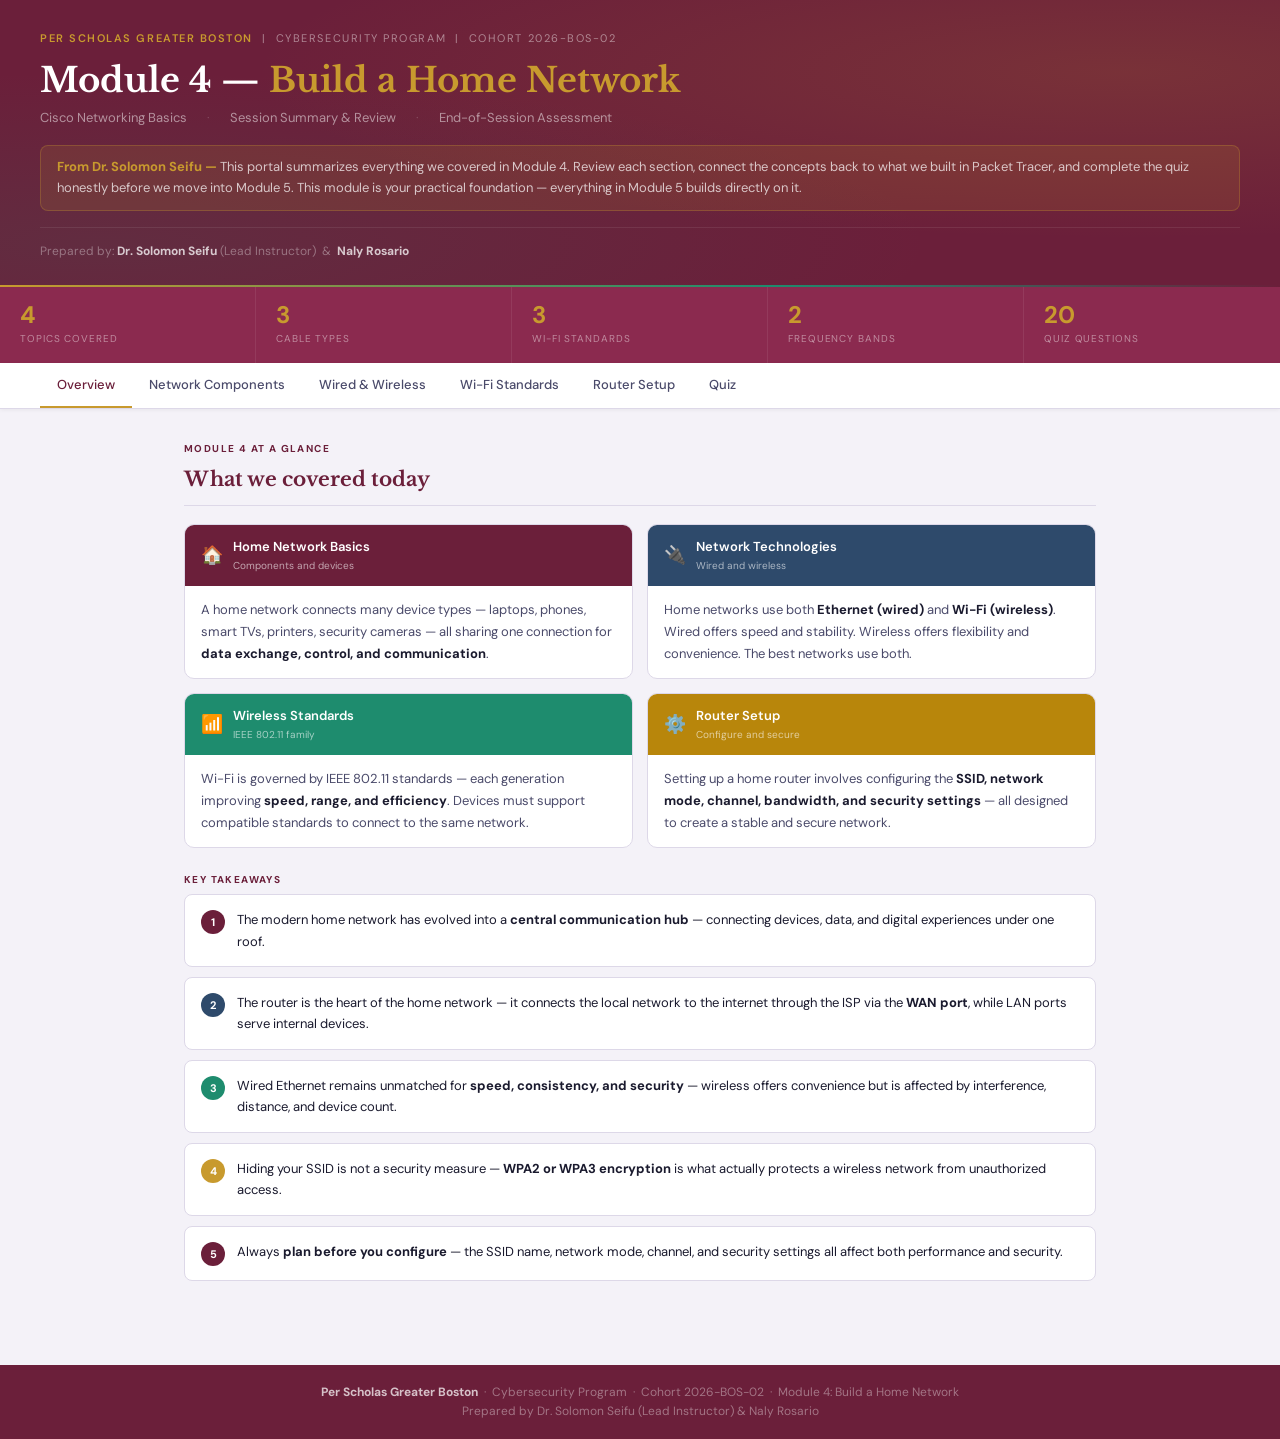
<file: module4_home_network.html>
<!DOCTYPE html>
<html lang="en">
<head>
<meta charset="UTF-8">
<meta name="viewport" content="width=device-width, initial-scale=1.0">
<title>Module 4: Build a Home Network | Per Scholas Greater Boston</title>
<link href="https://fonts.googleapis.com/css2?family=Libre+Baskerville:wght@400;700&family=DM+Sans:wght@300;400;500;600&display=swap" rel="stylesheet">
<style>
:root {
  --burgundy:     #6b1f3a;
  --burgundy-mid: #8b2a4f;
  --burgundy-soft:#a33560;
  --blush:        #f7e8ee;
  --blush-pale:   #fdf4f7;
  --steel:        #2e4a6b;
  --steel-light:  #dce8f5;
  --steel-pale:   #f0f5fb;
  --gold:         #c89a2e;
  --gold-pale:    #fdf6e3;
  --mint:         #1e8c6e;
  --mint-pale:    #e3f5ef;
  --text:         #1a1a2e;
  --text-sec:     #4a4a6a;
  --border:       #ddd8e8;
  --white:        #ffffff;
  --bg:           #f4f2f8;
  --success-bg:   #e3f5ef;
  --success-tx:   #0f4d34;
  --danger-bg:    #fde8ee;
  --danger-tx:    #6b1f3a;
}
*,*::before,*::after{box-sizing:border-box;margin:0;padding:0}
body{font-family:'DM Sans',sans-serif;background:var(--bg);color:var(--text);font-size:15px;line-height:1.6}

/* HEADER */
.site-header{background:var(--burgundy);color:#fff;padding:30px 40px 26px;position:relative;overflow:hidden}
.site-header::before{content:'';position:absolute;inset:0;background:radial-gradient(ellipse at 88% 25%,rgba(200,154,46,.15) 0%,transparent 55%),radial-gradient(ellipse at 8% 85%,rgba(30,140,110,.12) 0%,transparent 50%)}
.site-header::after{content:'';position:absolute;bottom:0;left:0;right:0;height:2px;background:linear-gradient(90deg,var(--gold),var(--mint) 60%,transparent)}
.header-eyebrow{font-size:11px;letter-spacing:.14em;text-transform:uppercase;color:rgba(255,255,255,.45);margin-bottom:12px;position:relative}
.header-eyebrow span{color:var(--gold);font-weight:600}
.site-header h1{font-family:'Libre Baskerville',serif;font-size:clamp(20px,4vw,34px);font-weight:700;color:#fff;line-height:1.2;margin-bottom:8px;position:relative}
.site-header h1 em{color:var(--gold);font-style:normal}
.header-meta{font-size:13px;color:rgba(255,255,255,.5);position:relative;display:flex;flex-wrap:wrap;gap:6px 20px;margin-bottom:16px}
.header-meta span::before{content:'·';margin-right:20px;opacity:.35}
.header-meta span:first-child::before{display:none}
.instructor-note{position:relative;background:rgba(200,154,46,.12);border:1px solid rgba(200,154,46,.28);border-radius:8px;padding:11px 16px;font-size:13px;color:rgba(255,255,255,.72);line-height:1.6}
.instructor-note strong{color:var(--gold)}
.header-authors{font-size:12px;color:rgba(255,255,255,.35);border-top:1px solid rgba(255,255,255,.08);padding-top:14px;margin-top:16px;position:relative}

/* STATS */
.stats-bar{display:grid;grid-template-columns:repeat(auto-fit,minmax(110px,1fr));background:var(--burgundy-mid)}
.stat{padding:16px 20px;border-right:1px solid rgba(255,255,255,.08);color:#fff}
.stat:last-child{border-right:none}
.stat-num{font-size:24px;font-weight:700;color:var(--gold);line-height:1;margin-bottom:4px}
.stat-label{font-size:10px;color:rgba(255,255,255,.45);text-transform:uppercase;letter-spacing:.09em}

/* TABS */
.tabs-wrap{background:var(--white);border-bottom:1px solid var(--border);padding:0 40px;position:sticky;top:0;z-index:100;box-shadow:0 1px 4px rgba(0,0,0,.06)}
.tabs{display:flex;gap:0;overflow-x:auto}
.tab-btn{padding:13px 17px;font-size:13px;font-weight:500;font-family:'DM Sans',sans-serif;background:none;border:none;border-bottom:2px solid transparent;color:var(--text-sec);cursor:pointer;white-space:nowrap;transition:all .15s}
.tab-btn:hover{color:var(--burgundy)}
.tab-btn.active{color:var(--burgundy);border-bottom-color:var(--gold)}

/* CONTENT */
.content{max-width:960px;margin:0 auto;padding:32px 24px 60px}
.panel{display:none}
.panel.active{display:block}

.section-label{font-size:10px;letter-spacing:.14em;text-transform:uppercase;color:var(--burgundy);font-weight:700;margin-bottom:6px}
.section-title{font-family:'Libre Baskerville',serif;font-size:20px;font-weight:700;color:var(--burgundy);margin-bottom:18px;padding-bottom:10px;border-bottom:1px solid var(--border)}

/* Concept cards */
.concept-grid{display:grid;grid-template-columns:1fr 1fr;gap:14px;margin-bottom:24px}
.concept-card{background:var(--white);border:1px solid var(--border);border-radius:10px;overflow:hidden}
.concept-head{padding:12px 16px;display:flex;align-items:center;gap:10px}
.concept-head.b{background:var(--burgundy)}
.concept-head.s{background:var(--steel)}
.concept-head.m{background:var(--mint)}
.concept-head.g{background:#b8860b}
.concept-icon{font-size:18px;flex-shrink:0}
.concept-head-title{font-size:13px;font-weight:600;color:#fff}
.concept-head-sub{font-size:10px;color:rgba(255,255,255,.6)}
.concept-body{padding:13px 16px;font-size:13px;color:var(--text-sec);line-height:1.7}
.concept-body strong{color:var(--text)}

/* Key list */
.key-list{display:flex;flex-direction:column;gap:10px;margin-bottom:24px}
.key-item{background:var(--white);border:1px solid var(--border);border-radius:8px;padding:14px 16px;display:flex;align-items:flex-start;gap:12px;font-size:13px;line-height:1.65}
.key-dot{width:24px;height:24px;border-radius:50%;flex-shrink:0;margin-top:1px;display:flex;align-items:center;justify-content:center;font-size:11px;font-weight:700;color:#fff}
.key-dot.b{background:var(--burgundy)}
.key-dot.s{background:var(--steel)}
.key-dot.m{background:var(--mint)}
.key-dot.g{background:var(--gold)}

/* Tables */
.ref-table{width:100%;border-collapse:collapse;font-size:13px;margin-bottom:20px}
.ref-table th{background:var(--burgundy);color:#fff;padding:10px 14px;text-align:left;font-weight:500;font-size:11px;text-transform:uppercase;letter-spacing:.07em}
.ref-table th:first-child{border-radius:8px 0 0 0}
.ref-table th:last-child{border-radius:0 8px 0 0}
.ref-table td{padding:10px 14px;border-bottom:1px solid var(--border);background:var(--white);vertical-align:top;font-size:13px}
.ref-table tr:last-child td{border-bottom:none}
.ref-table tr:last-child td:first-child{border-radius:0 0 0 8px}
.ref-table tr:last-child td:last-child{border-radius:0 0 8px 0}
.ref-table td:first-child{font-weight:600;color:var(--burgundy)}

/* Tip / note boxes */
.tip-box{font-size:12px;background:var(--steel-pale);border-left:3px solid var(--steel);padding:9px 13px;border-radius:0 6px 6px 0;margin-top:10px;color:var(--steel);line-height:1.6}
.note-box{font-size:12px;background:var(--gold-pale);border-left:3px solid var(--gold);padding:9px 13px;border-radius:0 6px 6px 0;margin-top:10px;color:#6b4a10;line-height:1.6}
.warn-box{font-size:12px;background:var(--blush);border-left:3px solid var(--burgundy);padding:9px 13px;border-radius:0 6px 6px 0;margin-top:10px;color:var(--burgundy);line-height:1.6}

/* Comparison grid */
.compare-wrap{display:grid;grid-template-columns:1fr 1fr;gap:14px;margin-bottom:20px}
.compare-col{background:var(--white);border:1px solid var(--border);border-radius:10px;overflow:hidden}
.compare-head{padding:12px 16px;font-size:13px;font-weight:600;color:#fff}
.compare-head.b{background:var(--burgundy)}
.compare-head.s{background:var(--steel)}
.compare-row{padding:9px 16px;border-bottom:1px solid var(--border);font-size:12px;line-height:1.6}
.compare-row:last-child{border-bottom:none}

/* Badge */
.badge{display:inline-block;font-size:10px;font-weight:700;padding:2px 8px;border-radius:4px;margin-right:4px}
.badge-b{background:var(--blush);color:var(--burgundy)}
.badge-s{background:var(--steel-light);color:var(--steel)}
.badge-m{background:var(--mint-pale);color:var(--mint)}
.badge-g{background:var(--gold-pale);color:#6b4a10}

/* QUIZ */
.quiz-score-bar{background:var(--white);border:1px solid var(--border);border-radius:10px;padding:16px 22px;margin-bottom:24px;display:flex;align-items:center;gap:16px}
.score-num{font-size:30px;font-weight:700;color:var(--burgundy)}
.score-label{font-size:13px;color:var(--text-sec)}
.progress-bar{flex:1;height:8px;background:var(--border);border-radius:4px;overflow:hidden}
.progress-fill{height:100%;background:var(--burgundy);border-radius:4px;transition:width .4s}
.quiz-section-label{font-size:11px;font-weight:700;text-transform:uppercase;letter-spacing:.1em;color:var(--burgundy);background:var(--blush);padding:6px 14px;border-radius:6px;display:inline-block;margin-bottom:12px}
.quiz-card{background:var(--white);border:1px solid var(--border);border-radius:10px;padding:18px 22px;margin-bottom:12px}
.quiz-q{font-size:14px;font-weight:500;margin-bottom:12px;line-height:1.5}
.quiz-opts{display:flex;flex-direction:column;gap:7px}
.quiz-opt{padding:9px 14px;border:1px solid var(--border);border-radius:6px;font-size:13px;cursor:pointer;transition:all .15s;background:var(--bg)}
.quiz-opt:hover{background:var(--blush);border-color:var(--burgundy)}
.quiz-opt.correct{background:var(--success-bg);border-color:#16a34a;color:var(--success-tx);font-weight:500}
.quiz-opt.wrong{background:var(--danger-bg);border-color:var(--burgundy);color:var(--danger-tx)}
.quiz-fb{font-size:12px;margin-top:8px;padding:8px 12px;border-radius:6px;display:none;line-height:1.5}
.quiz-fb.show{display:block}
.quiz-fb.ok{background:var(--success-bg);color:var(--success-tx)}
.quiz-fb.fail{background:var(--danger-bg);color:var(--danger-tx)}

.footer{background:var(--burgundy);color:rgba(255,255,255,.38);font-size:12px;text-align:center;padding:18px 24px}
.footer strong{color:rgba(255,255,255,.72)}

@media(max-width:640px){
  .concept-grid,.compare-wrap{grid-template-columns:1fr}
  .site-header{padding:20px}
  .tabs-wrap{padding:0 12px}
  .content{padding:20px 14px 40px}
  .stats-bar{grid-template-columns:repeat(2,1fr)}
}
</style>
</head>
<body>

<header class="site-header">
  <div class="header-eyebrow"><span>Per Scholas Greater Boston</span> &nbsp;|&nbsp; Cybersecurity Program &nbsp;|&nbsp; Cohort 2026-BOS-02</div>
  <h1>Module 4 — <em>Build a Home Network</em></h1>
  <div class="header-meta">
    <span>Cisco Networking Basics</span>
    <span>Session Summary & Review</span>
    <span>End-of-Session Assessment</span>
  </div>
  <div class="instructor-note">
    <strong>From Dr. Solomon Seifu —</strong> This portal summarizes everything we covered in Module 4. Review each section, connect the concepts back to what we built in Packet Tracer, and complete the quiz honestly before we move into Module 5. This module is your practical foundation — everything in Module 5 builds directly on it.
  </div>
  <div class="header-authors">Prepared by: <strong style="color:rgba(255,255,255,.75)">Dr. Solomon Seifu</strong> (Lead Instructor) &nbsp;&amp;&nbsp; <strong style="color:rgba(255,255,255,.75)">Naly Rosario</strong></div>
</header>

<div class="stats-bar">
  <div class="stat"><div class="stat-num">4</div><div class="stat-label">Topics covered</div></div>
  <div class="stat"><div class="stat-num">3</div><div class="stat-label">Cable types</div></div>
  <div class="stat"><div class="stat-num">3</div><div class="stat-label">Wi-Fi standards</div></div>
  <div class="stat"><div class="stat-num">2</div><div class="stat-label">Frequency bands</div></div>
  <div class="stat"><div class="stat-num">20</div><div class="stat-label">Quiz questions</div></div>
</div>

<div class="tabs-wrap">
  <div class="tabs">
    <button class="tab-btn active" onclick="showTab('overview',this)">Overview</button>
    <button class="tab-btn" onclick="showTab('components',this)">Network Components</button>
    <button class="tab-btn" onclick="showTab('technologies',this)">Wired & Wireless</button>
    <button class="tab-btn" onclick="showTab('wifi',this)">Wi-Fi Standards</button>
    <button class="tab-btn" onclick="showTab('router',this)">Router Setup</button>
    <button class="tab-btn" onclick="showTab('quiz',this)">Quiz</button>
  </div>
</div>

<div class="content">

<!-- OVERVIEW -->
<div id="overview" class="panel active">
  <div class="section-label">Module 4 at a glance</div>
  <div class="section-title">What we covered today</div>

  <div class="concept-grid">
    <div class="concept-card">
      <div class="concept-head b"><div class="concept-icon">🏠</div><div><div class="concept-head-title">Home Network Basics</div><div class="concept-head-sub">Components and devices</div></div></div>
      <div class="concept-body">A home network connects many device types — laptops, phones, smart TVs, printers, security cameras — all sharing one connection for <strong>data exchange, control, and communication</strong>.</div>
    </div>
    <div class="concept-card">
      <div class="concept-head s"><div class="concept-icon">🔌</div><div><div class="concept-head-title">Network Technologies</div><div class="concept-head-sub">Wired and wireless</div></div></div>
      <div class="concept-body">Home networks use both <strong>Ethernet (wired)</strong> and <strong>Wi-Fi (wireless)</strong>. Wired offers speed and stability. Wireless offers flexibility and convenience. The best networks use both.</div>
    </div>
    <div class="concept-card">
      <div class="concept-head m"><div class="concept-icon">📶</div><div><div class="concept-head-title">Wireless Standards</div><div class="concept-head-sub">IEEE 802.11 family</div></div></div>
      <div class="concept-body">Wi-Fi is governed by IEEE 802.11 standards — each generation improving <strong>speed, range, and efficiency</strong>. Devices must support compatible standards to connect to the same network.</div>
    </div>
    <div class="concept-card">
      <div class="concept-head g"><div class="concept-icon">⚙️</div><div><div class="concept-head-title">Router Setup</div><div class="concept-head-sub">Configure and secure</div></div></div>
      <div class="concept-body">Setting up a home router involves configuring the <strong>SSID, network mode, channel, bandwidth, and security settings</strong> — all designed to create a stable and secure network.</div>
    </div>
  </div>

  <div class="section-label">Key takeaways</div>
  <div class="key-list">
    <div class="key-item"><div class="key-dot b">1</div><div>The modern home network has evolved into a <strong>central communication hub</strong> — connecting devices, data, and digital experiences under one roof.</div></div>
    <div class="key-item"><div class="key-dot s">2</div><div>The router is the heart of the home network — it connects the local network to the internet through the ISP via the <strong>WAN port</strong>, while LAN ports serve internal devices.</div></div>
    <div class="key-item"><div class="key-dot m">3</div><div>Wired Ethernet remains unmatched for <strong>speed, consistency, and security</strong> — wireless offers convenience but is affected by interference, distance, and device count.</div></div>
    <div class="key-item"><div class="key-dot g">4</div><div>Hiding your SSID is not a security measure — <strong>WPA2 or WPA3 encryption</strong> is what actually protects a wireless network from unauthorized access.</div></div>
    <div class="key-item"><div class="key-dot b">5</div><div>Always <strong>plan before you configure</strong> — the SSID name, network mode, channel, and security settings all affect both performance and security.</div></div>
  </div>
</div>

<!-- COMPONENTS -->
<div id="components" class="panel">
  <div class="section-label">Home network basics</div>
  <div class="section-title">Essential Components of a Home Network</div>

  <table class="ref-table">
    <thead><tr><th>Component</th><th>Role</th><th>Key detail</th></tr></thead>
    <tbody>
      <tr><td>Router</td><td>Connects the home network to the internet through the ISP</td><td>Has LAN ports (internal) and one WAN port (external)</td></tr>
      <tr><td>Modem</td><td>Translates signals between the ISP line and the home network</td><td>Cable modem uses BNC/coaxial — DSL modem uses RJ-11</td></tr>
      <tr><td>Switch</td><td>Connects multiple wired devices on the same LAN</td><td>Expands the number of available wired ports</td></tr>
      <tr><td>Access Point</td><td>Extends Wi-Fi coverage to areas the router cannot reach</td><td>Often built into modern home routers</td></tr>
      <tr><td>End Devices</td><td>The devices that use the network</td><td>Laptops, phones, smart TVs, printers, cameras, IoT devices</td></tr>
    </tbody>
  </table>

  <div class="section-label" style="margin-top:16px">Router ports — know the difference</div>
  <div class="compare-wrap">
    <div class="compare-col">
      <div class="compare-head b">LAN Ports — Internal</div>
      <div class="compare-row">Connect computers, printers, and switches</div>
      <div class="compare-row">All devices share the same local network</div>
      <div class="compare-row">Labeled LAN 1, LAN 2, LAN 3, and so on</div>
      <div class="compare-row">Devices can share files, printers, and resources</div>
    </div>
    <div class="compare-col">
      <div class="compare-head s">WAN Port — External</div>
      <div class="compare-row">Connects the router to the modem — and the ISP</div>
      <div class="compare-row">Belongs to a different network from the LAN</div>
      <div class="compare-row">Labeled WAN or Internet on most routers</div>
      <div class="compare-row">Carries all outgoing and incoming internet traffic</div>
    </div>
  </div>

  <div class="tip-box"><strong>Growing network:</strong> As smart technologies emerge — from lighting to appliances — more household systems depend on the network. More connected devices means a larger attack surface. Knowing every device on the network is a basic but critical security habit.</div>
</div>

<!-- TECHNOLOGIES -->
<div id="technologies" class="panel">
  <div class="section-label">Wired and wireless</div>
  <div class="section-title">Network Technologies in the Home</div>

  <div class="concept-grid" style="margin-bottom:20px">
    <div class="concept-card">
      <div class="concept-head b"><div class="concept-icon">📡</div><div><div class="concept-head-title">2.4 GHz Band</div><div class="concept-head-sub">Wider range, more interference</div></div></div>
      <div class="concept-body">Wider coverage but more prone to interference from microwaves, cordless phones, and Bluetooth. <strong>Shared with many devices</strong> — can become congested in apartment buildings.</div>
    </div>
    <div class="concept-card">
      <div class="concept-head s"><div class="concept-icon">⚡</div><div><div class="concept-head-title">5 GHz Band</div><div class="concept-head-sub">Faster speeds, shorter range</div></div></div>
      <div class="concept-body">Faster speeds with less interference — but shorter range than 2.4 GHz. <strong>Best for devices close to the router</strong> that need high performance — laptops, streaming devices.</div>
    </div>
  </div>

  <div class="section-label">Cable types — three to know</div>
  <table class="ref-table">
    <thead><tr><th>Cable type</th><th>How it transmits</th><th>Common use</th><th>Key advantage</th></tr></thead>
    <tbody>
      <tr><td>UTP — Cat5e</td><td>Electrical signals through twisted copper pairs</td><td>Home LAN — PC to router, switch connections</td><td>Cost-effective, up to 1 Gbps, standard for homes</td></tr>
      <tr><td>Coaxial</td><td>Electrical signals through a shielded copper conductor</td><td>Cable internet and TV connections</td><td>Excellent interference resistance</td></tr>
      <tr><td>Fiber-Optic</td><td>Light pulses through glass or plastic fibers</td><td>ISP backbone, FTTH connections</td><td>Highest speed, longest distance, minimal signal loss</td></tr>
    </tbody>
  </table>

  <div class="section-label" style="margin-top:16px">Why twisted-pair cables twist</div>
  <div class="key-list">
    <div class="key-item"><div class="key-dot b">1</div><div>Electrical current flowing through a wire creates a <strong>small magnetic field</strong> around it</div></div>
    <div class="key-item"><div class="key-dot s">2</div><div>When two wires carry <strong>equal and opposite currents</strong> and are twisted together, their magnetic fields cancel each other out</div></div>
    <div class="key-item"><div class="key-dot m">3</div><div>This cancellation <strong>reduces electromagnetic interference — EMI</strong> — as the signal travels through the cable</div></div>
  </div>

  <div class="compare-wrap">
    <div class="compare-col">
      <div class="compare-head b">UTP — Unshielded Twisted Pair</div>
      <div class="compare-row">Four twisted, individually insulated copper wire pairs</div>
      <div class="compare-row">Uses RJ-45 connector — standard 8-pin Ethernet connector</div>
      <div class="compare-row">Standard for home and office LAN connections</div>
      <div class="compare-row">Cost-effective and supports up to 1 Gbps</div>
    </div>
    <div class="compare-col">
      <div class="compare-head s">STP — Shielded Twisted Pair</div>
      <div class="compare-row">Each wire pair individually wrapped in metallic foil</div>
      <div class="compare-row">All four pairs covered by an overall metallic shield</div>
      <div class="compare-row">Extra protection against EMI and RFI</div>
      <div class="compare-row">Used in industrial settings and data centers</div>
    </div>
  </div>

  <div class="note-box"><strong>Fiber-to-the-Home — FTTH:</strong> Fiber-optic cables running directly from the ISP into the home. Faster speeds, lower latency, and higher reliability than copper. Eliminates signal loss from long copper lines — becoming the standard for next-generation home networking.</div>
</div>

<!-- WI-FI -->
<div id="wifi" class="panel">
  <div class="section-label">Wireless standards</div>
  <div class="section-title">Wi-Fi Networks — IEEE 802.11 Standards</div>

  <table class="ref-table">
    <thead><tr><th>Standard</th><th>Wi-Fi name</th><th>Frequency</th><th>Max speed</th><th>Key feature</th></tr></thead>
    <tbody>
      <tr><td>802.11b</td><td>—</td><td>2.4 GHz</td><td>11 Mbps</td><td>First widely adopted standard — longer range, more interference</td></tr>
      <tr><td>802.11g</td><td>—</td><td>2.4 GHz</td><td>54 Mbps</td><td>Faster than b — backward compatible with older devices</td></tr>
      <tr><td>802.11n</td><td>Wi-Fi 4</td><td>2.4 GHz & 5 GHz</td><td>600 Mbps</td><td>Dual-band — first to support both frequency bands</td></tr>
      <tr><td>802.11ac</td><td>Wi-Fi 5</td><td>5 GHz</td><td>3.5 Gbps</td><td>Much faster — widely used in modern home routers</td></tr>
      <tr><td>802.11ax</td><td>Wi-Fi 6</td><td>2.4, 5 & 6 GHz</td><td>9.6 Gbps</td><td>Handles many devices simultaneously — most efficient</td></tr>
    </tbody>
  </table>

  <div class="section-label" style="margin-top:16px">Wireless security — WPA2 vs WPA3</div>
  <div class="compare-wrap">
    <div class="compare-col">
      <div class="compare-head b">WPA2</div>
      <div class="compare-row"><strong>Encryption:</strong> AES — Advanced Encryption Standard</div>
      <div class="compare-row">Scrambles data into unreadable code</div>
      <div class="compare-row">Still widely used — considered very secure</div>
      <div class="compare-row">Use WPA2 with AES if WPA3 is not available</div>
    </div>
    <div class="compare-col">
      <div class="compare-head s">WPA3</div>
      <div class="compare-row"><strong>Encryption:</strong> SAE — Simultaneous Authentication of Equals</div>
      <div class="compare-row">Harder for attackers to crack — even from captured traffic</div>
      <div class="compare-row">Provides individualized encryption per device</div>
      <div class="compare-row">Always use WPA3 if devices support it</div>
    </div>
  </div>

  <div class="section-label" style="margin-top:16px">SSID best practices</div>
  <div class="key-list">
    <div class="key-item"><div class="key-dot b">✗</div><div>Do not use your name, address, router brand, or device model in the SSID — for example, avoid <strong>LinksysHome123</strong> or <strong>SmithFamilyWiFi</strong></div></div>
    <div class="key-item"><div class="key-dot s">✗</div><div>Do not keep the default SSID — it reveals the router brand and makes known vulnerabilities easier to find</div></div>
    <div class="key-item"><div class="key-dot m">✓</div><div>Choose a unique, neutral name — for example, <strong>HomeNetwork_50</strong> or <strong>BlueSkyWiFi</strong> — nothing identifiable</div></div>
    <div class="key-item"><div class="key-dot g">!</div><div>Disabling SSID broadcast hides the name — but it does <strong>not</strong> secure the network. Encryption is the real protection.</div></div>
  </div>

  <div class="tip-box"><strong>Wi-Fi Alliance:</strong> Tests and certifies wireless devices. A device displaying the Wi-Fi logo has been verified to meet the standards and will interoperate with other certified products regardless of manufacturer.</div>
</div>

<!-- ROUTER SETUP -->
<div id="router" class="panel">
  <div class="section-label">Router setup</div>
  <div class="section-title">Configuring a Home Router</div>

  <div class="section-label">Basic wireless settings — four to configure</div>
  <table class="ref-table" style="margin-bottom:20px">
    <thead><tr><th>Setting</th><th>What it controls</th><th>Best practice</th></tr></thead>
    <tbody>
      <tr><td>Network Mode</td><td>Which Wi-Fi standard the router supports — Legacy, Auto, N-Only, or Disabled</td><td>Use Auto or Mixed Mode to support both old and new devices</td></tr>
      <tr><td>SSID</td><td>The visible name of the wireless network</td><td>Choose a unique, neutral name — avoid personal or brand information</td></tr>
      <tr><td>Standard Channel</td><td>Which frequency channel the router uses within the band</td><td>Set to Auto — or manually select a less congested channel in crowded areas</td></tr>
      <tr><td>SSID Broadcast</td><td>Whether the network name is visible to nearby devices</td><td>Enabled by default — disabling adds minor privacy but is not a security measure</td></tr>
    </tbody>
  </table>

  <div class="section-label">First time setup — connection sequence</div>
  <div class="key-list">
    <div class="key-item"><div class="key-dot b">1</div><div>Plug an Ethernet patch cable from the computer's NIC into one of the router's <strong>LAN ports</strong> — not the WAN port</div></div>
    <div class="key-item"><div class="key-dot s">2</div><div>Open a browser and type the router's default IP address — typically <strong>192.168.0.1</strong> or <strong>192.168.1.1</strong> — to access the configuration page</div></div>
    <div class="key-item"><div class="key-dot m">3</div><div>Check the <strong>link lights on the NIC</strong> — a steady or blinking light confirms an active connection between the computer and router</div></div>
    <div class="key-item"><div class="key-dot g">4</div><div>DHCP assigns the computer an IP address automatically — if it fails, manually set the IP, subnet mask, and default gateway</div></div>
  </div>

  <div class="section-label" style="margin-top:4px">Network mode options in Packet Tracer</div>
  <table class="ref-table">
    <thead><tr><th>Mode</th><th>What it does</th><th>Trade-off</th></tr></thead>
    <tbody>
      <tr><td>Auto</td><td>Router selects the best mode automatically based on connected devices</td><td>Most flexible — recommended for mixed environments</td></tr>
      <tr><td>N-Only</td><td>Enables only 802.11n — faster performance</td><td>Older devices using 802.11b/g cannot connect</td></tr>
      <tr><td>Legacy</td><td>Supports older standards — 802.11b/g</td><td>All devices connect but at lower speeds</td></tr>
      <tr><td>Disabled</td><td>Turns off wireless functionality entirely</td><td>No wireless devices can connect</td></tr>
    </tbody>
  </table>

  <div class="warn-box"><strong>Design before you configure:</strong> Ask three questions first — How will the network be used? How many devices will connect? What security level is needed? Rushing into configuration can leave the network vulnerable or limit its capabilities later.</div>
</div>

<!-- QUIZ -->
<div id="quiz" class="panel">
  <div class="section-label">End-of-session assessment</div>
  <div class="section-title">Check Your Understanding — Module 4</div>
  <div class="quiz-score-bar">
    <div><div class="score-num" id="scoreNum">0 / 20</div><div class="score-label">questions correct</div></div>
    <div class="progress-bar"><div class="progress-fill" id="progressFill" style="width:0%"></div></div>
    <button onclick="resetQuiz()" style="font-size:12px;padding:6px 14px;border:1px solid var(--border);border-radius:6px;cursor:pointer;background:var(--white)">Reset</button>
  </div>
  <div id="quizContainer"></div>
</div>

</div>

<footer class="footer">
  <strong>Per Scholas Greater Boston</strong> &nbsp;·&nbsp; Cybersecurity Program &nbsp;·&nbsp; Cohort 2026-BOS-02 &nbsp;·&nbsp; Module 4: Build a Home Network<br>
  Prepared by Dr. Solomon Seifu (Lead Instructor) &amp; Naly Rosario
</footer>

<script>
function showTab(id,btn){
  document.querySelectorAll('.panel').forEach(p=>p.classList.remove('active'));
  document.querySelectorAll('.tab-btn').forEach(b=>b.classList.remove('active'));
  document.getElementById(id).classList.add('active');
  btn.classList.add('active');
}

const questions=[
  // Home Network Basics
  {s:"Home Network Basics",q:"What is the primary function of the WAN port on a home router?",opts:["Connects internal devices like computers and printers to the router","Connects the router to the modem and the ISP for internet access","Provides additional LAN ports for wired devices","Controls wireless signal transmission"],correct:1,fb:"Correct! The WAN port connects the router to the modem and ISP — it is the single gateway for all outgoing and incoming internet traffic. LAN ports handle internal device connections."},
  {s:"Home Network Basics",q:"Which device translates signals between the ISP line and the home network?",opts:["Switch","Access point","Router","Modem"],correct:3,fb:"Correct! The modem translates signals between the ISP line and the home network. A cable modem uses a BNC/coaxial connector — a DSL modem uses an RJ-11 telephone-style connector."},
  {s:"Home Network Basics",q:"What does a network switch do in a home network?",opts:["Connects the home network to the internet","Extends Wi-Fi coverage to distant areas","Connects multiple wired devices on the same LAN and expands available ports","Assigns IP addresses to devices automatically"],correct:2,fb:"Correct! A switch connects multiple wired devices on the same LAN and expands the number of available wired ports beyond what the router alone provides."},
  {s:"Home Network Basics",q:"From a cybersecurity perspective, why does a growing number of IoT devices matter?",opts:["More devices improve network speed","Each additional device increases the network's attack surface","IoT devices always use stronger encryption than laptops","More devices reduce interference on the 5 GHz band"],correct:1,fb:"Correct! Every connected device is a potential entry point for an attacker. A compromised smart camera or unsecured printer can give an attacker access to the entire home network."},
  // Wired Technologies
  {s:"Wired Technologies",q:"Why are the wire pairs in a UTP cable twisted together?",opts:["To make the cable more flexible and easier to route","To increase the cable's maximum length","Because opposite magnetic fields from paired wires cancel each other — reducing electromagnetic interference","To prevent the RJ-45 connector from disconnecting"],correct:2,fb:"Correct! When two wires carry equal and opposite currents and are twisted together, their magnetic fields cancel each other out — reducing EMI as the signal travels through the cable."},
  {s:"Wired Technologies",q:"Which cable type uses light signals instead of electrical signals to transmit data?",opts:["UTP — Cat5e","STP — Shielded Twisted Pair","Coaxial cable","Fiber-optic cable"],correct:3,fb:"Correct! Fiber-optic cables transmit data using light pulses through glass or plastic fibers. They offer very high speeds over long distances with minimal signal loss — used for ISP backbones and FTTH connections."},
  {s:"Wired Technologies",q:"What connector type do UTP Ethernet cables use?",opts:["BNC connector","RJ-11 connector","RJ-45 connector","SC fiber connector"],correct:2,fb:"Correct! UTP Ethernet cables use the RJ-45 connector — an 8-pin connector that is the standard for wired LAN connections between computers, switches, and routers."},
  {s:"Wired Technologies",q:"What is the key advantage of STP over UTP cable?",opts:["STP supports higher speeds than UTP","STP is less expensive than UTP","STP includes metallic shielding around each wire pair providing extra protection against EMI","STP uses fiber optics internally for faster transmission"],correct:2,fb:"Correct! STP wraps each wire pair in metallic foil and covers all four pairs with an overall shield — providing significantly better protection against electromagnetic and radio frequency interference."},
  // Wireless Technologies
  {s:"Wireless Technologies",q:"Which frequency band offers wider coverage but is more prone to interference from household devices?",opts:["5 GHz","6 GHz","2.4 GHz","900 MHz"],correct:2,fb:"Correct! The 2.4 GHz band offers wider coverage but is shared with many other devices — microwaves, cordless phones, Bluetooth — making it more susceptible to interference and congestion."},
  {s:"Wireless Technologies",q:"What technology allows devices to connect to a local area network wirelessly using radio waves?",opts:["Bluetooth","Ethernet","Wi-Fi","Powerline adapter"],correct:2,fb:"Correct! Wi-Fi — Wireless Fidelity — allows devices to connect to a LAN wirelessly using radio waves, typically in the 2.4 GHz or 5 GHz frequency bands, following IEEE 802.11 standards."},
  {s:"Wireless Technologies",q:"What is the key difference between Bluetooth and Wi-Fi in a home network?",opts:["Bluetooth operates at 5 GHz while Wi-Fi uses 2.4 GHz","Bluetooth is for device-to-device connections — Wi-Fi is for network-wide communication and internet access","Bluetooth is faster than Wi-Fi for file transfers","Wi-Fi has shorter range than Bluetooth"],correct:1,fb:"Correct! Bluetooth focuses on short-range, low-power device-to-device connections — keyboards, speakers, headphones. Wi-Fi provides network-wide communication and internet access at higher power and longer range."},
  {s:"Wireless Technologies",q:"Which Wi-Fi standard was the first to support dual-band operation — both 2.4 GHz and 5 GHz?",opts:["802.11b","802.11g","802.11n","802.11ac"],correct:2,fb:"Correct! 802.11n — also known as Wi-Fi 4 — was the first standard to support both 2.4 GHz and 5 GHz bands simultaneously, allowing dual-band operation for better performance and flexibility."},
  // Wi-Fi Standards & Security
  {s:"Wi-Fi Standards & Security",q:"Which organization governs the IEEE 802.11 wireless LAN standards?",opts:["Wi-Fi Alliance","IETF — Internet Engineering Task Force","IEEE — Institute of Electrical and Electronics Engineers","IANA — Internet Assigned Numbers Authority"],correct:2,fb:"Correct! The IEEE — Institute of Electrical and Electronics Engineers — is responsible for creating and maintaining the 802.11 wireless LAN standards that define how Wi-Fi operates."},
  {s:"Wi-Fi Standards & Security",q:"What encryption method does WPA3 use that makes it more secure than WPA2?",opts:["AES — Advanced Encryption Standard","PSK — Pre-Shared Key","SAE — Simultaneous Authentication of Equals","DES — Data Encryption Standard"],correct:2,fb:"Correct! WPA3 uses SAE — Simultaneous Authentication of Equals — replacing the older PSK method. SAE makes it significantly harder for attackers to crack passwords even if they capture wireless traffic."},
  {s:"Wi-Fi Standards & Security",q:"A user disables SSID broadcast on their home router. How secure is the network now?",opts:["Fully secure — the network is invisible to all attackers","Very secure — only devices that know the SSID can detect it","The network name is hidden but it is not truly secure — encryption is still required for real protection","Moderately secure — it stops all unauthorized connections"],correct:2,fb:"Correct! Disabling SSID broadcast only hides the network name — not the network itself. A determined attacker can still detect it using the right tools. WPA2 or WPA3 encryption provides the real protection."},
  {s:"Wi-Fi Standards & Security",q:"What does the SSID case sensitivity rule mean in practice?",opts:["SSIDs are always stored in uppercase regardless of input","HomeNetwork and homenetwork are treated as completely different SSIDs","Devices automatically correct SSID capitalization when connecting","SSIDs can only contain uppercase letters"],correct:1,fb:"Correct! The SSID is case-sensitive. HomeNetwork, HOMENETWORK, and homenetwork are all treated as completely different network names — all devices must use the exact same SSID to connect to the same network."},
  // Router Setup
  {s:"Router Setup",q:"During first-time router setup via a wired connection, which port should the Ethernet cable never be plugged into?",opts:["LAN 1","LAN 2","Any switch port","The WAN or Internet port"],correct:3,fb:"Correct! The WAN/Internet port is reserved for the modem connection to the ISP — not for computer setup. Always plug the setup computer into one of the LAN ports labeled LAN 1, LAN 2, and so on."},
  {s:"Router Setup",q:"What does a router's built-in DHCP server automatically assign to connected devices?",opts:["Only an IP address","IP address, subnet mask, default gateway, and DNS server","Only the default gateway and DNS server","A MAC address and an SSID"],correct:1,fb:"Correct! The DHCP server automatically assigns four things — IP address, subnet mask, default gateway, and DNS server — so devices can communicate on the network without manual configuration."},
  {s:"Router Setup",q:"A router is set to N-Only mode. What happens when an older 802.11g device tries to connect?",opts:["It connects but at a reduced speed","It connects but only to the 2.4 GHz band","It cannot connect at all — N-Only restricts connections to 802.11n devices only","It connects after the router automatically switches to Legacy mode"],correct:2,fb:"Correct! N-Only mode restricts connections exclusively to 802.11n devices. An 802.11g device is incompatible with this mode and cannot connect. Legacy or Auto mode must be enabled to support older devices."},
  {s:"Router Setup",q:"What is the purpose of a Guest Network on a home router?",opts:["To provide faster internet access to the homeowner's main devices","To allow visitors internet access while keeping the main home network private and isolated","To extend Wi-Fi range to distant areas of the home","To create a backup network if the main SSID fails"],correct:1,fb:"Correct! A Guest Network creates a separate SSID for visitors — providing internet access only. Devices on the guest network cannot access the main network's devices, shared files, or printers — keeping the home network private and secure."},
];

// Shuffle answer options
function shuffleQuestions(arr){
  return arr.map(q=>{
    const indexed=q.opts.map((o,i)=>({o,i}));
    for(let j=indexed.length-1;j>0;j--){
      const k=Math.floor(Math.random()*(j+1));
      [indexed[j],indexed[k]]=[indexed[k],indexed[j]];
    }
    const newOpts=indexed.map(x=>x.o);
    const newCorrect=indexed.findIndex(x=>x.i===q.correct);
    return{...q,opts:newOpts,correct:newCorrect};
  });
}

const shuffled=shuffleQuestions(questions);
let scores=new Array(shuffled.length).fill(null);

function renderQuiz(){
  const c=document.getElementById('quizContainer');
  c.innerHTML='';
  let lastSection='';
  shuffled.forEach((q,qi)=>{
    if(q.s!==lastSection){
      const sl=document.createElement('div');
      sl.className='quiz-section-label';
      sl.style.marginBottom='12px';
      sl.style.marginTop=lastSection?'24px':'0';
      sl.textContent=q.s;
      c.appendChild(sl);
      lastSection=q.s;
    }
    const card=document.createElement('div');
    card.className='quiz-card';
    card.innerHTML=`<div class="quiz-q">Q${qi+1}. ${q.q}</div>
      <div class="quiz-opts">${q.opts.map((o,oi)=>`<div class="quiz-opt" id="qo-${qi}-${oi}" onclick="answer(${qi},${oi})">${String.fromCharCode(65+oi)}. ${o}</div>`).join('')}</div>
      <div class="quiz-fb" id="qf-${qi}"></div>`;
    c.appendChild(card);
  });
  updateScore();
}

function answer(qi,oi){
  if(scores[qi]!==null)return;
  const correct=shuffled[qi].correct;
  scores[qi]=(oi===correct)?1:0;
  document.querySelectorAll(`[id^="qo-${qi}-"]`).forEach(el=>{
    const idx=parseInt(el.id.split('-')[2]);
    if(idx===correct)el.classList.add('correct');
    else if(idx===oi)el.classList.add('wrong');
  });
  const fb=document.getElementById(`qf-${qi}`);
  fb.textContent=scores[qi]?'✓ '+shuffled[qi].fb:'✗ Not quite. '+shuffled[qi].fb;
  fb.className='quiz-fb show '+(scores[qi]?'ok':'fail');
  updateScore();
}

function updateScore(){
  const total=scores.filter(s=>s===1).length;
  document.getElementById('scoreNum').textContent=total+' / '+shuffled.length;
  document.getElementById('progressFill').style.width=(total/shuffled.length*100)+'%';
}

function resetQuiz(){
  scores=new Array(shuffled.length).fill(null);
  renderQuiz();
}

renderQuiz();
</script>
</body>
</html>
</file>
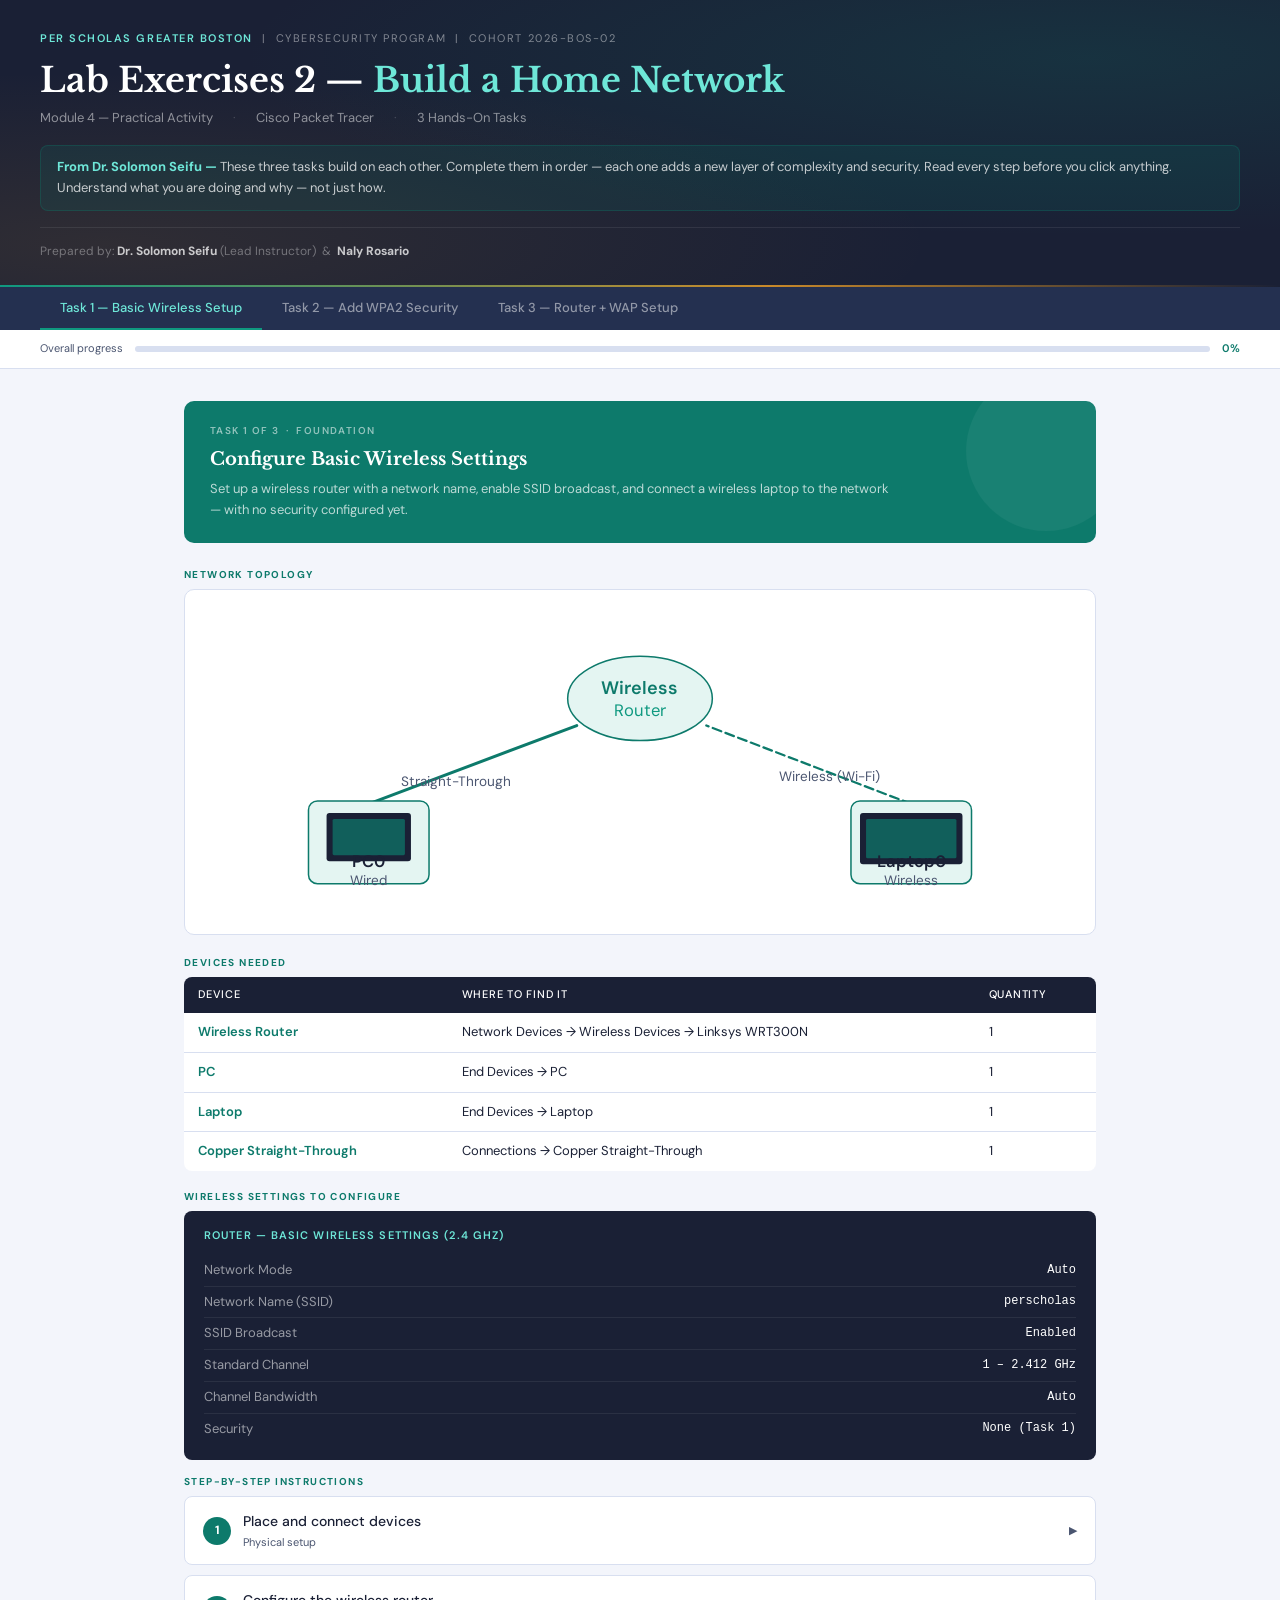
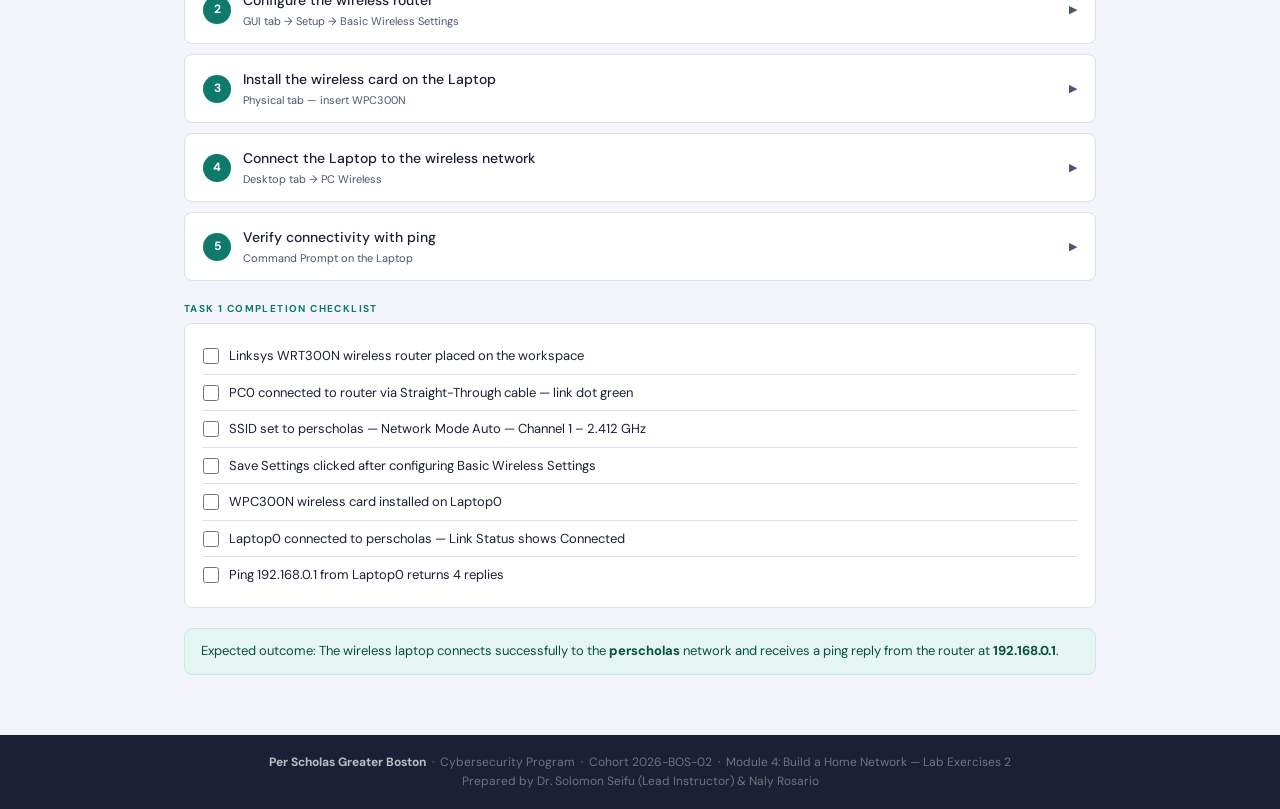
<file: module4_lab_exercises2.html>
<!DOCTYPE html>
<html lang="en">
<head>
<meta charset="UTF-8">
<meta name="viewport" content="width=device-width, initial-scale=1.0">
<title>Lab Exercises 2 — Build a Home Network | Per Scholas Greater Boston</title>
<link href="https://fonts.googleapis.com/css2?family=Libre+Baskerville:wght@400;700&family=DM+Sans:wght@300;400;500;600&display=swap" rel="stylesheet">
<style>
:root {
  --ink:        #1a2035;
  --ink-mid:    #243050;
  --teal:       #0d7a6b;
  --teal-mid:   #0f9980;
  --teal-pale:  #e4f5f2;
  --teal-lt:    #c0ece5;
  --amber:      #c8892a;
  --amber-pale: #fdf4e3;
  --coral:      #c84040;
  --coral-pale: #fdeaea;
  --slate:      #3d5a80;
  --slate-pale: #e8eef5;
  --text:       #1a2035;
  --text-sec:   #4a5570;
  --border:     #d8dff0;
  --white:      #ffffff;
  --bg:         #f3f5fb;
  --success-bg: #e4f5f2;
  --success-tx: #075040;
  --danger-bg:  #fdeaea;
  --danger-tx:  #7a1515;
}
*,*::before,*::after{box-sizing:border-box;margin:0;padding:0}
body{font-family:'DM Sans',sans-serif;background:var(--bg);color:var(--text);font-size:15px;line-height:1.6}

/* HEADER */
.site-header{background:var(--ink);color:#fff;padding:30px 40px 26px;position:relative;overflow:hidden}
.site-header::before{content:'';position:absolute;inset:0;background:radial-gradient(ellipse at 85% 20%,rgba(13,122,107,.2) 0%,transparent 55%),radial-gradient(ellipse at 8% 85%,rgba(200,137,42,.12) 0%,transparent 50%)}
.site-header::after{content:'';position:absolute;bottom:0;left:0;right:0;height:2px;background:linear-gradient(90deg,var(--teal-mid),var(--amber) 60%,transparent)}
.header-eyebrow{font-size:11px;letter-spacing:.14em;text-transform:uppercase;color:rgba(255,255,255,.45);margin-bottom:12px;position:relative}
.header-eyebrow span{color:#6ee7d8;font-weight:600}
.site-header h1{font-family:'Libre Baskerville',serif;font-size:clamp(20px,4vw,34px);font-weight:700;color:#fff;line-height:1.2;margin-bottom:8px;position:relative}
.site-header h1 em{color:#6ee7d8;font-style:normal}
.header-meta{font-size:13px;color:rgba(255,255,255,.5);position:relative;display:flex;flex-wrap:wrap;gap:6px 20px;margin-bottom:16px}
.header-meta span::before{content:'·';margin-right:20px;opacity:.35}
.header-meta span:first-child::before{display:none}
.instructor-note{position:relative;background:rgba(13,122,107,.15);border:1px solid rgba(13,122,107,.3);border-radius:8px;padding:11px 16px;font-size:13px;color:rgba(255,255,255,.75);line-height:1.6}
.instructor-note strong{color:#6ee7d8}
.header-authors{font-size:12px;color:rgba(255,255,255,.35);border-top:1px solid rgba(255,255,255,.08);padding-top:14px;margin-top:16px;position:relative}

/* TASK NAV */
.task-nav-bar{background:var(--ink-mid);padding:0 40px;display:flex;gap:0;overflow-x:auto}
.task-pill{padding:12px 20px;font-size:13px;font-weight:500;color:rgba(255,255,255,.5);cursor:pointer;border-bottom:2px solid transparent;white-space:nowrap;transition:all .15s;font-family:'DM Sans',sans-serif;background:none;border-top:none;border-left:none;border-right:none}
.task-pill:hover{color:rgba(255,255,255,.8)}
.task-pill.active{color:#6ee7d8;border-bottom-color:var(--teal-mid)}

/* PROGRESS BAR */
.progress-nav{background:var(--white);border-bottom:1px solid var(--border);padding:10px 40px;display:flex;align-items:center;gap:12px}
.progress-label{font-size:11px;color:var(--text-sec);white-space:nowrap}
.progress-track{flex:1;height:6px;background:var(--border);border-radius:3px;overflow:hidden}
.progress-done{height:100%;background:var(--teal-mid);border-radius:3px;transition:width .4s}
.progress-pct{font-size:11px;font-weight:600;color:var(--teal);white-space:nowrap}

/* CONTENT */
.content{max-width:960px;margin:0 auto;padding:32px 24px 60px}
.panel{display:none}
.panel.active{display:block}

/* Task header */
.task-banner{border-radius:10px;padding:22px 26px;margin-bottom:24px;position:relative;overflow:hidden;background:var(--teal)}
.task-banner::before{content:'';position:absolute;top:-30px;right:-30px;width:160px;height:160px;border-radius:50%;background:rgba(255,255,255,.05)}
.task-banner-tag{font-size:10px;letter-spacing:.14em;text-transform:uppercase;color:rgba(255,255,255,.55);margin-bottom:6px;font-weight:600}
.task-banner h2{font-family:'Libre Baskerville',serif;font-size:18px;font-weight:700;color:#fff;margin-bottom:6px}
.task-banner p{font-size:13px;color:rgba(255,255,255,.72);line-height:1.6;max-width:680px}
.task-banner.t2{background:var(--slate)}
.task-banner.t3{background:#2e4a3a}

/* Section label / title */
.section-label{font-size:10px;letter-spacing:.14em;text-transform:uppercase;color:var(--teal);font-weight:700;margin-bottom:6px}
.section-title{font-family:'Libre Baskerville',serif;font-size:17px;font-weight:700;color:var(--ink);margin-bottom:14px;padding-bottom:10px;border-bottom:1px solid var(--border)}

/* Topology box */
.topo-box{background:var(--white);border:1px solid var(--border);border-radius:10px;padding:18px;margin-bottom:20px;text-align:center}

/* Device table */
.device-table{width:100%;border-collapse:collapse;font-size:13px;margin-bottom:18px}
.device-table th{background:var(--ink);color:#fff;padding:9px 14px;text-align:left;font-weight:500;font-size:11px;text-transform:uppercase;letter-spacing:.07em}
.device-table th:first-child{border-radius:8px 0 0 0}
.device-table th:last-child{border-radius:0 8px 0 0}
.device-table td{padding:9px 14px;border-bottom:1px solid var(--border);background:var(--white);font-size:13px}
.device-table tr:last-child td{border-bottom:none}
.device-table tr:last-child td:first-child{border-radius:0 0 0 8px}
.device-table tr:last-child td:last-child{border-radius:0 0 8px 0}
.device-table td:first-child{font-weight:600;color:var(--teal)}

/* Steps */
.step-list{display:flex;flex-direction:column;gap:10px;margin-bottom:20px}
.step-card{background:var(--white);border:1px solid var(--border);border-radius:8px;overflow:hidden}
.step-head{display:flex;align-items:center;gap:12px;padding:13px 18px;cursor:pointer;user-select:none}
.step-head:hover{background:var(--teal-pale)}
.step-badge{width:28px;height:28px;border-radius:50%;background:var(--teal);color:#fff;font-size:12px;font-weight:700;display:flex;align-items:center;justify-content:center;flex-shrink:0}
.step-badge.done{background:var(--amber)}
.step-title-wrap{flex:1}
.step-title{font-size:14px;font-weight:500}
.step-sub{font-size:11px;color:var(--text-sec);margin-top:1px}
.step-chevron{font-size:11px;color:var(--text-sec);transition:transform .2s}
.step-body{display:none;padding:16px 18px 18px;border-top:1px solid var(--border);background:var(--teal-pale);font-size:13px;line-height:1.8}
.step-card.open .step-body{display:block}
.step-card.open .step-chevron{transform:rotate(90deg)}

/* Checkbox tracker */
.check-item{display:flex;align-items:flex-start;gap:10px;padding:8px 0;font-size:13px;cursor:pointer;border-bottom:1px solid var(--border)}
.check-item:last-child{border-bottom:none}
.check-item input[type=checkbox]{width:16px;height:16px;margin-top:2px;accent-color:var(--teal);flex-shrink:0;cursor:pointer}
.check-item label{cursor:pointer;line-height:1.5}
.check-item.checked label{text-decoration:line-through;color:var(--text-sec)}
.checklist-wrap{background:var(--white);border:1px solid var(--border);border-radius:8px;padding:14px 18px;margin-bottom:20px}

/* Code blocks */
.cmd{font-family:'Courier New',monospace;font-size:12px;background:var(--ink);color:#6ee7d8;padding:10px 14px;border-radius:6px;margin:8px 0;display:block;white-space:pre;overflow-x:auto;line-height:1.9}

/* Note / tip / warn */
.tip-box{font-size:12px;background:var(--teal-pale);border-left:3px solid var(--teal);padding:9px 13px;border-radius:0 6px 6px 0;margin-top:10px;color:var(--teal);line-height:1.6}
.note-box{font-size:12px;background:var(--amber-pale);border-left:3px solid var(--amber);padding:9px 13px;border-radius:0 6px 6px 0;margin-top:10px;color:#6b4a10;line-height:1.6}
.warn-box{font-size:12px;background:var(--coral-pale);border-left:3px solid var(--coral);padding:9px 13px;border-radius:0 6px 6px 0;margin-top:10px;color:var(--coral);line-height:1.6}
.success-box{font-size:13px;background:var(--success-bg);border:1px solid var(--teal-lt);border-radius:8px;padding:12px 16px;margin-top:14px;color:var(--success-tx);line-height:1.6}

/* Tag */
.tag{display:inline-block;font-size:10px;font-weight:700;padding:2px 8px;border-radius:4px;margin-right:4px}
.tag-teal{background:var(--teal-pale);color:var(--teal)}
.tag-amber{background:var(--amber-pale);color:#6b4a10}
.tag-slate{background:var(--slate-pale);color:var(--slate)}
.tag-coral{background:var(--coral-pale);color:var(--coral)}

/* Config summary card */
.config-card{background:var(--ink);border-radius:8px;padding:16px 20px;margin-bottom:14px}
.config-card-title{font-size:11px;text-transform:uppercase;letter-spacing:.1em;color:#6ee7d8;margin-bottom:10px;font-weight:600}
.config-row{display:flex;justify-content:space-between;align-items:center;padding:5px 0;border-bottom:1px solid rgba(255,255,255,.07);font-size:13px}
.config-row:last-child{border-bottom:none}
.config-key{color:rgba(255,255,255,.55)}
.config-val{color:#fff;font-weight:500;font-family:'Courier New',monospace;font-size:12px}

/* Footer */
.footer{background:var(--ink);color:rgba(255,255,255,.38);font-size:12px;text-align:center;padding:18px 24px}
.footer strong{color:rgba(255,255,255,.7)}

@media(max-width:640px){
  .site-header{padding:20px}
  .task-nav-bar{padding:0 12px}
  .progress-nav{padding:10px 14px}
  .content{padding:20px 14px 40px}
}
</style>
</head>
<body>

<header class="site-header">
  <div class="header-eyebrow"><span>Per Scholas Greater Boston</span> &nbsp;|&nbsp; Cybersecurity Program &nbsp;|&nbsp; Cohort 2026-BOS-02</div>
  <h1>Lab Exercises 2 — <em>Build a Home Network</em></h1>
  <div class="header-meta">
    <span>Module 4 — Practical Activity</span>
    <span>Cisco Packet Tracer</span>
    <span>3 Hands-On Tasks</span>
  </div>
  <div class="instructor-note">
    <strong>From Dr. Solomon Seifu —</strong> These three tasks build on each other. Complete them in order — each one adds a new layer of complexity and security. Read every step before you click anything. Understand what you are doing and why — not just how.
  </div>
  <div class="header-authors">Prepared by: <strong style="color:rgba(255,255,255,.75)">Dr. Solomon Seifu</strong> (Lead Instructor) &nbsp;&amp;&nbsp; <strong style="color:rgba(255,255,255,.75)">Naly Rosario</strong></div>
</header>

<!-- TASK NAV -->
<div class="task-nav-bar">
  <button class="task-pill active" onclick="showTask('t1',this)">Task 1 — Basic Wireless Setup</button>
  <button class="task-pill" onclick="showTask('t2',this)">Task 2 — Add WPA2 Security</button>
  <button class="task-pill" onclick="showTask('t3',this)">Task 3 — Router + WAP Setup</button>
</div>

<!-- PROGRESS -->
<div class="progress-nav">
  <span class="progress-label">Overall progress</span>
  <div class="progress-track"><div class="progress-done" id="progressDone" style="width:0%"></div></div>
  <span class="progress-pct" id="progressPct">0%</span>
</div>

<div class="content">

<!-- ══════════════════════ TASK 1 ══════════════════════ -->
<div id="t1" class="panel active">
  <div class="task-banner">
    <div class="task-banner-tag">Task 1 of 3 &nbsp;·&nbsp; Foundation</div>
    <h2>Configure Basic Wireless Settings</h2>
    <p>Set up a wireless router with a network name, enable SSID broadcast, and connect a wireless laptop to the network — with no security configured yet.</p>
  </div>

  <!-- Topology -->
  <div class="section-label">Network topology</div>
  <div class="topo-box">
    <svg width="100%" viewBox="0 0 580 200" role="img">
      <title>Task 1 topology: PC wired to router, Laptop wireless to router</title>
      <defs>
        <marker id="arr" viewBox="0 0 10 10" refX="8" refY="5" markerWidth="6" markerHeight="6" orient="auto">
          <path d="M2 1L8 5L2 9" fill="none" stroke="#0d7a6b" stroke-width="1.5" stroke-linecap="round"/>
        </marker>
      </defs>
      <!-- Router -->
      <ellipse cx="290" cy="60" rx="48" ry="28" fill="#e4f5f2" stroke="#0d7a6b" stroke-width="1"/>
      <text x="290" y="57" text-anchor="middle" font-family="'DM Sans',sans-serif" font-size="12" font-weight="600" fill="#0d7a6b">Wireless</text>
      <text x="290" y="72" text-anchor="middle" font-family="'DM Sans',sans-serif" font-size="11" fill="#0f9980">Router</text>
      <!-- Wired line PC -->
      <line x1="110" y1="130" x2="248" y2="78" stroke="#0d7a6b" stroke-width="2" stroke-linecap="round"/>
      <text x="168" y="118" text-anchor="middle" font-family="'DM Sans',sans-serif" font-size="9" fill="#4a5570">Straight-Through</text>
      <!-- Wireless line Laptop -->
      <line x1="470" y1="130" x2="334" y2="78" stroke="#0d7a6b" stroke-width="1.5" stroke-dasharray="6 3" stroke-linecap="round"/>
      <text x="416" y="115" text-anchor="middle" font-family="'DM Sans',sans-serif" font-size="9" fill="#4a5570">Wireless (Wi-Fi)</text>
      <!-- PC -->
      <rect x="70" y="128" width="80" height="55" rx="6" fill="#e4f5f2" stroke="#0d7a6b" stroke-width="1"/>
      <rect x="82" y="136" width="56" height="32" rx="2" fill="#1a2035"/>
      <rect x="86" y="140" width="48" height="24" rx="1" fill="#0d7a6b" opacity=".7"/>
      <text x="110" y="172" text-anchor="middle" font-family="'DM Sans',sans-serif" font-size="11" font-weight="600" fill="#1a2035">PC0</text>
      <text x="110" y="184" text-anchor="middle" font-family="'DM Sans',sans-serif" font-size="9" fill="#4a5570">Wired</text>
      <!-- Laptop -->
      <rect x="430" y="128" width="80" height="55" rx="6" fill="#e4f5f2" stroke="#0d7a6b" stroke-width="1"/>
      <rect x="436" y="136" width="68" height="34" rx="2" fill="#1a2035"/>
      <rect x="440" y="140" width="60" height="26" rx="1" fill="#0d7a6b" opacity=".7"/>
      <text x="470" y="172" text-anchor="middle" font-family="'DM Sans',sans-serif" font-size="11" font-weight="600" fill="#1a2035">Laptop0</text>
      <text x="470" y="184" text-anchor="middle" font-family="'DM Sans',sans-serif" font-size="9" fill="#4a5570">Wireless</text>
    </svg>
  </div>

  <!-- Devices -->
  <div class="section-label">Devices needed</div>
  <table class="device-table">
    <thead><tr><th>Device</th><th>Where to find it</th><th>Quantity</th></tr></thead>
    <tbody>
      <tr><td>Wireless Router</td><td>Network Devices → Wireless Devices → Linksys WRT300N</td><td>1</td></tr>
      <tr><td>PC</td><td>End Devices → PC</td><td>1</td></tr>
      <tr><td>Laptop</td><td>End Devices → Laptop</td><td>1</td></tr>
      <tr><td>Copper Straight-Through</td><td>Connections → Copper Straight-Through</td><td>1</td></tr>
    </tbody>
  </table>

  <!-- Config summary -->
  <div class="section-label">Wireless settings to configure</div>
  <div class="config-card">
    <div class="config-card-title">Router — Basic Wireless Settings (2.4 GHz)</div>
    <div class="config-row"><span class="config-key">Network Mode</span><span class="config-val">Auto</span></div>
    <div class="config-row"><span class="config-key">Network Name (SSID)</span><span class="config-val">perscholas</span></div>
    <div class="config-row"><span class="config-key">SSID Broadcast</span><span class="config-val">Enabled</span></div>
    <div class="config-row"><span class="config-key">Standard Channel</span><span class="config-val">1 – 2.412 GHz</span></div>
    <div class="config-row"><span class="config-key">Channel Bandwidth</span><span class="config-val">Auto</span></div>
    <div class="config-row"><span class="config-key">Security</span><span class="config-val">None (Task 1)</span></div>
  </div>

  <!-- Steps -->
  <div class="section-label">Step-by-step instructions</div>
  <div class="step-list" id="t1steps"></div>

  <!-- Checklist -->
  <div class="section-label">Task 1 completion checklist</div>
  <div class="checklist-wrap" id="cl1"></div>

  <div class="success-box">Expected outcome: The wireless laptop connects successfully to the <strong>perscholas</strong> network and receives a ping reply from the router at <strong>192.168.0.1</strong>.</div>
</div>

<!-- ══════════════════════ TASK 2 ══════════════════════ -->
<div id="t2" class="panel">
  <div class="task-banner t2">
    <div class="task-banner-tag">Task 2 of 3 &nbsp;·&nbsp; Add Security</div>
    <h2>Configure Basic Wireless Settings and WPA2 Security</h2>
    <p>Build on Task 1 by adding WPA2 Personal encryption with AES — securing the wireless connection so unauthorized users cannot join the network.</p>
  </div>

  <!-- Config summary -->
  <div class="section-label">Settings to configure — two sections</div>
  <div class="config-card" style="margin-bottom:10px">
    <div class="config-card-title">Section 1 — Basic Wireless Settings (same as Task 1)</div>
    <div class="config-row"><span class="config-key">Network Mode</span><span class="config-val">Auto</span></div>
    <div class="config-row"><span class="config-key">Network Name (SSID)</span><span class="config-val">perscholas</span></div>
    <div class="config-row"><span class="config-key">SSID Broadcast</span><span class="config-val">Enabled</span></div>
    <div class="config-row"><span class="config-key">Standard Channel</span><span class="config-val">1 – 2.412 GHz</span></div>
    <div class="config-row"><span class="config-key">Channel Bandwidth</span><span class="config-val">Auto</span></div>
  </div>
  <div class="config-card">
    <div class="config-card-title">Section 2 — Wireless Security (new in Task 2)</div>
    <div class="config-row"><span class="config-key">Security Mode</span><span class="config-val">WPA2 Personal</span></div>
    <div class="config-row"><span class="config-key">Encryption</span><span class="config-val">AES</span></div>
    <div class="config-row"><span class="config-key">Passphrase</span><span class="config-val">perscholas</span></div>
  </div>

  <!-- Steps -->
  <div class="section-label">Step-by-step instructions</div>
  <div class="step-list" id="t2steps"></div>

  <!-- Checklist -->
  <div class="section-label">Task 2 completion checklist</div>
  <div class="checklist-wrap" id="cl2"></div>

  <div class="success-box">Expected outcome: The wireless laptop connects to <strong>perscholas</strong> using the passphrase and the connection is secured with <strong>WPA2 Personal (AES)</strong> encryption.</div>
</div>

<!-- ══════════════════════ TASK 3 ══════════════════════ -->
<div id="t3" class="panel">
  <div class="task-banner t3">
    <div class="task-banner-tag">Task 3 of 3 &nbsp;·&nbsp; Advanced Topology</div>
    <h2>Wired Router + Wireless Access Point (WAP)</h2>
    <p>Set up a more realistic home network — a wired router handles routing and DHCP, while a separate wireless access point provides Wi-Fi coverage for wireless devices.</p>
  </div>

  <!-- Topology -->
  <div class="section-label">Network topology</div>
  <div class="topo-box">
    <svg width="100%" viewBox="0 0 640 260" role="img">
      <title>Task 3 topology: Router connected to Switch, Switch connected to PC and WAP, Laptop wireless to WAP</title>
      <!-- Router -->
      <rect x="270" y="10" width="100" height="44" rx="8" fill="#e4f5f2" stroke="#0d7a6b" stroke-width="1"/>
      <text x="320" y="30" text-anchor="middle" font-family="'DM Sans',sans-serif" font-size="12" font-weight="600" fill="#0d7a6b">Router0</text>
      <text x="320" y="46" text-anchor="middle" font-family="'DM Sans',sans-serif" font-size="9" fill="#4a5570">Cisco 1941</text>
      <!-- Router to Switch line -->
      <line x1="320" y1="54" x2="220" y2="120" stroke="#0d7a6b" stroke-width="2" stroke-linecap="round"/>
      <!-- Switch -->
      <rect x="140" y="118" width="160" height="40" rx="6" fill="#fdf4e3" stroke="#c8892a" stroke-width="1"/>
      <text x="220" y="136" text-anchor="middle" font-family="'DM Sans',sans-serif" font-size="12" font-weight="600" fill="#6b4a10">Switch0</text>
      <text x="220" y="150" text-anchor="middle" font-family="'DM Sans',sans-serif" font-size="9" fill="#6b4a10">2960</text>
      <!-- Switch to PC -->
      <line x1="180" y1="158" x2="110" y2="200" stroke="#0d7a6b" stroke-width="2" stroke-linecap="round"/>
      <!-- Switch to WAP -->
      <line x1="300" y1="138" x2="420" y2="138" stroke="#0d7a6b" stroke-width="2" stroke-linecap="round"/>
      <!-- PC -->
      <rect x="65" y="198" width="90" height="52" rx="6" fill="#e4f5f2" stroke="#0d7a6b" stroke-width="1"/>
      <rect x="75" y="206" width="70" height="30" rx="2" fill="#1a2035"/>
      <rect x="79" y="210" width="62" height="22" rx="1" fill="#0d7a6b" opacity=".7"/>
      <text x="110" y="238" text-anchor="middle" font-family="'DM Sans',sans-serif" font-size="11" font-weight="600" fill="#1a2035">PC0</text>
      <text x="110" y="250" text-anchor="middle" font-family="'DM Sans',sans-serif" font-size="9" fill="#4a5570">Wired</text>
      <!-- WAP -->
      <ellipse cx="480" cy="138" rx="50" ry="26" fill="#e4f5f2" stroke="#0d7a6b" stroke-width="1"/>
      <text x="480" y="135" text-anchor="middle" font-family="'DM Sans',sans-serif" font-size="11" font-weight="600" fill="#0d7a6b">WAP</text>
      <text x="480" y="149" text-anchor="middle" font-family="'DM Sans',sans-serif" font-size="9" fill="#0f9980">WRT300N</text>
      <!-- WAP to Laptop wireless -->
      <line x1="505" y1="158" x2="530" y2="200" stroke="#0d7a6b" stroke-width="1.5" stroke-dasharray="5 3" stroke-linecap="round"/>
      <!-- Laptop -->
      <rect x="490" y="198" width="90" height="52" rx="6" fill="#e4f5f2" stroke="#0d7a6b" stroke-width="1"/>
      <rect x="496" y="206" width="78" height="30" rx="2" fill="#1a2035"/>
      <rect x="500" y="210" width="70" height="22" rx="1" fill="#0d7a6b" opacity=".7"/>
      <text x="535" y="238" text-anchor="middle" font-family="'DM Sans',sans-serif" font-size="11" font-weight="600" fill="#1a2035">Laptop0</text>
      <text x="535" y="250" text-anchor="middle" font-family="'DM Sans',sans-serif" font-size="9" fill="#4a5570">Wireless via WAP</text>
    </svg>
  </div>

  <!-- Devices -->
  <div class="section-label">Devices needed</div>
  <table class="device-table">
    <thead><tr><th>Device</th><th>Where to find it</th><th>Quantity</th></tr></thead>
    <tbody>
      <tr><td>Wired Router</td><td>Network Devices → Routers → Cisco 1941</td><td>1</td></tr>
      <tr><td>Switch</td><td>Network Devices → Switches → 2960</td><td>1</td></tr>
      <tr><td>Wireless Access Point (WAP)</td><td>Network Devices → Wireless Devices → Linksys WRT300N</td><td>1</td></tr>
      <tr><td>PC</td><td>End Devices → PC</td><td>1</td></tr>
      <tr><td>Laptop</td><td>End Devices → Laptop</td><td>1</td></tr>
      <tr><td>Copper Straight-Through</td><td>Connections → Copper Straight-Through</td><td>3</td></tr>
    </tbody>
  </table>

  <!-- Cabling -->
  <div class="section-label">Cabling connections</div>
  <table class="device-table" style="margin-bottom:18px">
    <thead><tr><th>From</th><th>Port</th><th>To</th><th>Port</th><th>Cable</th></tr></thead>
    <tbody>
      <tr><td>Router0</td><td>GigabitEthernet0/0</td><td>Switch0</td><td>FastEthernet0/1</td><td>Straight-Through</td></tr>
      <tr><td>PC0</td><td>FastEthernet0</td><td>Switch0</td><td>FastEthernet0/2</td><td>Straight-Through</td></tr>
      <tr><td>WAP</td><td>Ethernet port</td><td>Switch0</td><td>FastEthernet0/3</td><td>Straight-Through</td></tr>
    </tbody>
  </table>

  <!-- Router config -->
  <div class="section-label">Router CLI configuration</div>
  <div class="config-card" style="margin-bottom:14px">
    <div class="config-card-title">Router0 — IP address and DHCP pool</div>
    <div class="config-row"><span class="config-key">Interface IP</span><span class="config-val">192.168.1.1 / 255.255.255.0</span></div>
    <div class="config-row"><span class="config-key">DHCP Pool</span><span class="config-val">192.168.1.0 / 255.255.255.0</span></div>
    <div class="config-row"><span class="config-key">Default Router</span><span class="config-val">192.168.1.1</span></div>
  </div>

  <!-- WAP config -->
  <div class="config-card">
    <div class="config-card-title">WAP — Wireless Settings + Security</div>
    <div class="config-row"><span class="config-key">Network Mode</span><span class="config-val">Auto</span></div>
    <div class="config-row"><span class="config-key">SSID</span><span class="config-val">perscholas</span></div>
    <div class="config-row"><span class="config-key">SSID Broadcast</span><span class="config-val">Enabled</span></div>
    <div class="config-row"><span class="config-key">Standard Channel</span><span class="config-val">6 – 2.437 GHz</span></div>
    <div class="config-row"><span class="config-key">Security Mode</span><span class="config-val">WPA2 Personal</span></div>
    <div class="config-row"><span class="config-key">Encryption</span><span class="config-val">AES</span></div>
    <div class="config-row"><span class="config-key">Passphrase</span><span class="config-val">perscholas</span></div>
  </div>

  <!-- Steps -->
  <div class="section-label" style="margin-top:18px">Step-by-step instructions</div>
  <div class="step-list" id="t3steps"></div>

  <!-- Checklist -->
  <div class="section-label">Task 3 completion checklist</div>
  <div class="checklist-wrap" id="cl3"></div>

  <div class="success-box">Expected outcome: PC0 connects to Router0 through a wired connection. Laptop0 connects wirelessly through the WAP. Both devices receive IP addresses from DHCP and can communicate with each other and the router.</div>
</div>

</div><!-- end content -->

<footer class="footer">
  <strong>Per Scholas Greater Boston</strong> &nbsp;·&nbsp; Cybersecurity Program &nbsp;·&nbsp; Cohort 2026-BOS-02 &nbsp;·&nbsp; Module 4: Build a Home Network — Lab Exercises 2<br>
  Prepared by Dr. Solomon Seifu (Lead Instructor) &amp; Naly Rosario
</footer>

<script>
/* ── TAB SWITCH ── */
function showTask(id,btn){
  document.querySelectorAll('.panel').forEach(p=>p.classList.remove('active'));
  document.querySelectorAll('.task-pill').forEach(b=>b.classList.remove('active'));
  document.getElementById(id).classList.add('active');
  btn.classList.add('active');
}

/* ── STEPS DATA ── */
const t1data=[
  {title:"Place and connect devices",sub:"Physical setup",body:`1. Open Packet Tracer → start a new project → save as <span style="font-family:monospace;background:#e4f5f2;padding:1px 5px;border-radius:3px">Task1_WirelessBasic_YourName.pkt</span><br>
2. From <strong>Network Devices → Wireless Devices</strong>, drag a <strong>Linksys WRT300N</strong> wireless router onto the workspace.<br>
3. From <strong>End Devices</strong>, add one <strong>PC</strong> and one <strong>Laptop</strong>.<br>
4. Use a <strong>Copper Straight-Through</strong> cable to connect:<br>
&nbsp;&nbsp;&nbsp;• PC → Router's Ethernet (LAN) port<br>
5. The Laptop will connect wirelessly — no cable needed for it.<br>
6. Confirm the link dot between PC and Router turns <strong>green</strong>.`},
  {title:"Configure the wireless router",sub:"GUI tab → Setup → Basic Wireless Settings",body:`1. Double-click the <strong>Wireless Router</strong>.<br>
2. Click the <strong>GUI</strong> tab → click <strong>Setup</strong> → click <strong>Basic Wireless Settings</strong>.<br>
3. Configure the following exactly:<br><br>
<span style="display:block;background:#1a2035;color:#6ee7d8;font-family:monospace;font-size:12px;padding:10px 14px;border-radius:6px;line-height:1.9">Network Mode      : Auto
Network Name SSID : perscholas
SSID Broadcast    : Enabled
Standard Channel  : 1 – 2.412 GHz
Channel Bandwidth : Auto</span><br>
4. Scroll to the bottom and click <strong>Save Settings</strong>.<br>
5. Verify all settings appear correctly on the page.<br><br>
<div class="note-box">The SSID <strong>perscholas</strong> is case-sensitive. Type it exactly as shown — this is what the laptop will search for when scanning for Wi-Fi networks.</div>`},
  {title:"Install the wireless card on the Laptop",sub:"Physical tab — insert WPC300N",body:`1. Double-click the <strong>Laptop</strong>.<br>
2. Click the <strong>Physical</strong> tab.<br>
3. Click the <strong>power button</strong> to turn off the laptop.<br>
4. In the modules panel on the left, find <strong>WPC300N</strong> (the wireless network card).<br>
5. Drag it into the laptop's module slot — replacing any existing module.<br>
6. Click the <strong>power button</strong> again to turn the laptop back on.<br><br>
<div class="tip-box">The WPC300N is the wireless adapter card. Without it, the laptop can only use a wired connection. Installing it enables Wi-Fi capability.</div>`},
  {title:"Connect the Laptop to the wireless network",sub:"Desktop tab → PC Wireless",body:`1. On the Laptop, go to the <strong>Desktop</strong> tab.<br>
2. Click <strong>PC Wireless</strong>.<br>
3. Click the <strong>Connect</strong> tab.<br>
4. Click <strong>Refresh</strong> — the network <strong>perscholas</strong> should appear in the list.<br>
5. Select <strong>perscholas</strong> and click <strong>Connect</strong>.<br>
6. Wait until the <strong>Link Status</strong> shows <strong>Connected</strong>.<br><br>
<div class="tip-box">No password is required in Task 1 — security has not been configured yet. This is intentional — Task 2 adds the password.</div>`},
  {title:"Verify connectivity with ping",sub:"Command Prompt on the Laptop",body:`1. On the <strong>Laptop</strong> → Desktop tab → <strong>Command Prompt</strong>.<br>
2. Type:
<span class="cmd">ping 192.168.0.1</span>
3. Expected result — 4 replies from the router:<br>
<span class="cmd">Reply from 192.168.0.1: bytes=32 time<1ms TTL=128
Reply from 192.168.0.1: bytes=32 time<1ms TTL=128
Reply from 192.168.0.1: bytes=32 time<1ms TTL=128
Reply from 192.168.0.1: bytes=32 time<1ms TTL=128</span>
<div class="note-box">If the first ping times out — that is normal. ARP is resolving the MAC address first. The remaining three replies should succeed.</div>`}
];

const t2data=[
  {title:"Repeat Task 1 setup — or open your saved file",sub:"Build on what you already did",body:`If you completed Task 1, open your saved <span style="font-family:monospace;background:#e4f5f2;padding:1px 5px;border-radius:3px">Task1_WirelessBasic.pkt</span> file.<br><br>
Save a new copy as <span style="font-family:monospace;background:#e4f5f2;padding:1px 5px;border-radius:3px">Task2_WirelessSecurity_YourName.pkt</span><br><br>
If starting fresh — repeat Task 1 Steps 1 and 2 to place devices and configure the Basic Wireless Settings before continuing here.`},
  {title:"Configure wireless security on the router",sub:"GUI tab → Wireless → Wireless Security",body:`1. Double-click the <strong>Wireless Router</strong>.<br>
2. Click the <strong>GUI</strong> tab → click <strong>Wireless</strong> → click <strong>Wireless Security</strong>.<br>
3. Configure the following:
<span class="cmd">Security Mode : WPA2 Personal
Encryption    : AES
Passphrase    : perscholas</span>
4. Click <strong>Save Settings</strong>.<br>
5. Verify both the SSID settings and Security settings appear correctly on their respective pages.<br><br>
<div class="tip-box"><strong>Why WPA2 with AES?</strong> AES — Advanced Encryption Standard — scrambles data into unreadable code. Even if someone intercepts the wireless traffic, they cannot read it without the correct passphrase.</div>`},
  {title:"Connect the Laptop using the passphrase",sub:"Desktop tab → PC Wireless → Connect",body:`1. On the <strong>Laptop</strong> → Desktop tab → <strong>PC Wireless</strong>.<br>
2. Click the <strong>Connect</strong> tab → click <strong>Refresh</strong>.<br>
3. Select <strong>perscholas</strong> from the network list.<br>
4. Enter the passphrase when prompted:
<span class="cmd">Passphrase: perscholas</span>
5. Click <strong>Connect</strong> and wait for <strong>Link Status: Connected</strong>.<br><br>
<div class="warn-box">If the passphrase is entered incorrectly — the laptop will not connect. The passphrase is case-sensitive: <strong>perscholas</strong> in lowercase.</div>`},
  {title:"Verify connectivity with ping",sub:"Command Prompt on the Laptop",body:`1. On the <strong>Laptop</strong> → Desktop tab → <strong>Command Prompt</strong>.<br>
2. Type:
<span class="cmd">ping 192.168.0.1</span>
3. Confirm 4 replies from the router — confirming the secured wireless connection works correctly.<br><br>
<div class="note-box">The difference between Task 1 and Task 2 is not visible in the ping result — both show successful replies. The security difference is in the encryption protecting the data traveling over the air between the laptop and router.</div>`}
];

const t3data=[
  {title:"Place and cable all devices",sub:"Physical setup — 5 devices",body:`1. Save as <span style="font-family:monospace;background:#e4f5f2;padding:1px 5px;border-radius:3px">Task3_RouterWAP_YourName.pkt</span><br>
2. Place the following devices on the workspace:<br>
&nbsp;&nbsp;&nbsp;• <strong>Cisco 1941 Router</strong> — Network Devices → Routers<br>
&nbsp;&nbsp;&nbsp;• <strong>2960 Switch</strong> — Network Devices → Switches<br>
&nbsp;&nbsp;&nbsp;• <strong>Linksys WRT300N WAP</strong> — Network Devices → Wireless Devices<br>
&nbsp;&nbsp;&nbsp;• <strong>PC0</strong> — End Devices → PC<br>
&nbsp;&nbsp;&nbsp;• <strong>Laptop0</strong> — End Devices → Laptop<br>
3. Connect using <strong>Copper Straight-Through</strong> cables:<br>
&nbsp;&nbsp;&nbsp;• Router0 (GigabitEthernet0/0) → Switch0 (FastEthernet0/1)<br>
&nbsp;&nbsp;&nbsp;• PC0 (FastEthernet0) → Switch0 (FastEthernet0/2)<br>
&nbsp;&nbsp;&nbsp;• WAP (Ethernet port) → Switch0 (FastEthernet0/3)<br>
4. Confirm all link dots turn <strong>green</strong>.`},
  {title:"Configure the Router via CLI",sub:"Router0 → CLI tab",body:`1. Double-click <strong>Router0</strong> → click the <strong>CLI</strong> tab.<br>
2. Press Enter if prompted — then type the following commands exactly:
<span class="cmd">Router> enable
Router# configure terminal
Router(config)# interface gigabitEthernet0/0
Router(config-if)# ip address 192.168.1.1 255.255.255.0
Router(config-if)# no shutdown
Router(config-if)# exit
Router(config)# ip dhcp pool LAN
Router(dhcp-config)# network 192.168.1.0 255.255.255.0
Router(dhcp-config)# default-router 192.168.1.1
Router(dhcp-config)# exit
Router(config)# end
Router# write memory</span>
<div class="tip-box">This configuration does two things — assigns the router's IP address (192.168.1.1) and creates a DHCP pool so both PC0 and Laptop0 receive IP addresses automatically without manual configuration.</div>`},
  {title:"Configure the Wireless Access Point (WAP)",sub:"WAP → GUI tab → Basic Wireless Settings + Security",body:`1. Double-click the <strong>WAP (Linksys WRT300N)</strong>.<br>
2. Click <strong>GUI</strong> tab → <strong>Setup</strong> → <strong>Basic Wireless Settings</strong>:<br>
<span class="cmd">Network Mode      : Auto
Network Name SSID : perscholas
SSID Broadcast    : Enabled
Standard Channel  : 6 – 2.437 GHz
Channel Bandwidth : Auto</span>
Click <strong>Save Settings</strong>.<br><br>
3. Go to <strong>Wireless</strong> → <strong>Wireless Security</strong>:<br>
<span class="cmd">Security Mode : WPA2 Personal
Encryption    : AES
Passphrase    : perscholas</span>
Click <strong>Save Settings</strong> again.<br><br>
<div class="note-box">Task 3 uses Channel 6 instead of Channel 1 used in Tasks 1 and 2. Channels 1, 6, and 11 are the three non-overlapping channels on the 2.4 GHz band — using different channels on nearby networks reduces interference.</div>`},
  {title:"Install wireless card and connect the Laptop",sub:"Laptop0 → Physical tab → WPC300N",body:`1. Double-click <strong>Laptop0</strong> → <strong>Physical</strong> tab.<br>
2. Power off the laptop → remove existing module → insert <strong>WPC300N</strong> → power on.<br>
3. Go to <strong>Desktop</strong> tab → <strong>PC Wireless</strong> → <strong>Connect</strong> tab.<br>
4. Click <strong>Refresh</strong> → select <strong>perscholas</strong> → enter passphrase:
<span class="cmd">Passphrase: perscholas</span>
5. Click <strong>Connect</strong> → wait for <strong>Link Status: Connected</strong>.`},
  {title:"Verify connectivity — two ping tests",sub:"Command Prompt on Laptop0 and PC0",body:`<strong>Test 1 — Laptop0 pings the Router:</strong><br>
Laptop0 → Desktop → Command Prompt:
<span class="cmd">ping 192.168.1.1</span>
Expected: 4 replies from the router — confirming wireless connectivity through the WAP.<br><br>
<strong>Test 2 — Check PC0 received an IP via DHCP:</strong><br>
PC0 → Desktop → Command Prompt:
<span class="cmd">ipconfig</span>
Expected: PC0 shows an IP address in the 192.168.1.x range — confirming DHCP is working.<br><br>
<div class="tip-box"><strong>What this confirms:</strong> The wired PC and wireless Laptop both connected to the same network through different paths — PC0 through the switch, Laptop0 through the WAP. Both received IPs from the same DHCP server on Router0. This is exactly how a real home network operates.</div>`}
];

/* ── CHECKLIST DATA ── */
const cl1data=[
  "Linksys WRT300N wireless router placed on the workspace",
  "PC0 connected to router via Straight-Through cable — link dot green",
  "SSID set to perscholas — Network Mode Auto — Channel 1 – 2.412 GHz",
  "Save Settings clicked after configuring Basic Wireless Settings",
  "WPC300N wireless card installed on Laptop0",
  "Laptop0 connected to perscholas — Link Status shows Connected",
  "Ping 192.168.0.1 from Laptop0 returns 4 replies"
];
const cl2data=[
  "Task 1 settings replicated — SSID perscholas — Channel 1 — Auto mode",
  "WPA2 Personal security mode selected",
  "AES encryption selected",
  "Passphrase set to perscholas — Save Settings clicked",
  "Laptop0 connected using passphrase perscholas — Link Status Connected",
  "Ping 192.168.0.1 from Laptop0 returns 4 replies"
];
const cl3data=[
  "Cisco 1941 Router, 2960 Switch, WAP, PC0, and Laptop0 placed on workspace",
  "All three Straight-Through cables connected — all link dots green",
  "Router CLI configured — IP 192.168.1.1 assigned — interface no shutdown",
  "DHCP pool configured on Router — network 192.168.1.0 — default-router 192.168.1.1",
  "write memory executed on Router",
  "WAP SSID set to perscholas — Channel 6 — WPA2 AES — passphrase perscholas",
  "WPC300N installed on Laptop0 — connected to perscholas with passphrase",
  "Ping 192.168.1.1 from Laptop0 returns 4 replies",
  "ipconfig on PC0 shows IP address in 192.168.1.x range"
];

/* ── RENDER STEPS ── */
function renderSteps(data,containerId){
  const list=document.getElementById(containerId);
  list.innerHTML='';
  data.forEach((s,i)=>{
    const el=document.createElement('div');
    el.className='step-card';
    el.innerHTML=`<div class="step-head" onclick="toggleStep('${containerId}',${i})">
      <div class="step-badge">${i+1}</div>
      <div class="step-title-wrap">
        <div class="step-title">${s.title}</div>
        <div class="step-sub">${s.sub}</div>
      </div>
      <span class="step-chevron">▶</span>
    </div>
    <div class="step-body">${s.body}</div>`;
    list.appendChild(el);
  });
}

function toggleStep(containerId,i){
  const cards=document.querySelectorAll(`#${containerId} .step-card`);
  const el=cards[i];
  const isOpen=el.classList.contains('open');
  cards.forEach(c=>c.classList.remove('open'));
  if(!isOpen)el.classList.add('open');
}

/* ── RENDER CHECKLISTS ── */
let checkState={};
let totalChecks=0;

function renderChecklist(data,containerId,prefix){
  const wrap=document.getElementById(containerId);
  wrap.innerHTML='';
  data.forEach((item,i)=>{
    const id=prefix+'_'+i;
    if(checkState[id]===undefined)checkState[id]=false;
    const div=document.createElement('div');
    div.className='check-item'+(checkState[id]?' checked':'');
    div.innerHTML=`<input type="checkbox" id="${id}" ${checkState[id]?'checked':''}><label for="${id}">${item}</label>`;
    div.querySelector('input').addEventListener('change',function(){
      checkState[id]=this.checked;
      div.classList.toggle('checked',this.checked);
      updateProgress();
    });
    wrap.appendChild(div);
  });
  totalChecks=Object.keys(checkState).length||cl1data.length+cl2data.length+cl3data.length;
}

function updateProgress(){
  const done=Object.values(checkState).filter(v=>v).length;
  const total=cl1data.length+cl2data.length+cl3data.length;
  const pct=Math.round(done/total*100);
  document.getElementById('progressDone').style.width=pct+'%';
  document.getElementById('progressPct').textContent=pct+'%';
}

/* ── INIT ── */
renderSteps(t1data,'t1steps');
renderSteps(t2data,'t2steps');
renderSteps(t3data,'t3steps');
renderChecklist(cl1data,'cl1','cl1');
renderChecklist(cl2data,'cl2','cl2');
renderChecklist(cl3data,'cl3','cl3');
updateProgress();
</script>
</body>
</html>
</file>
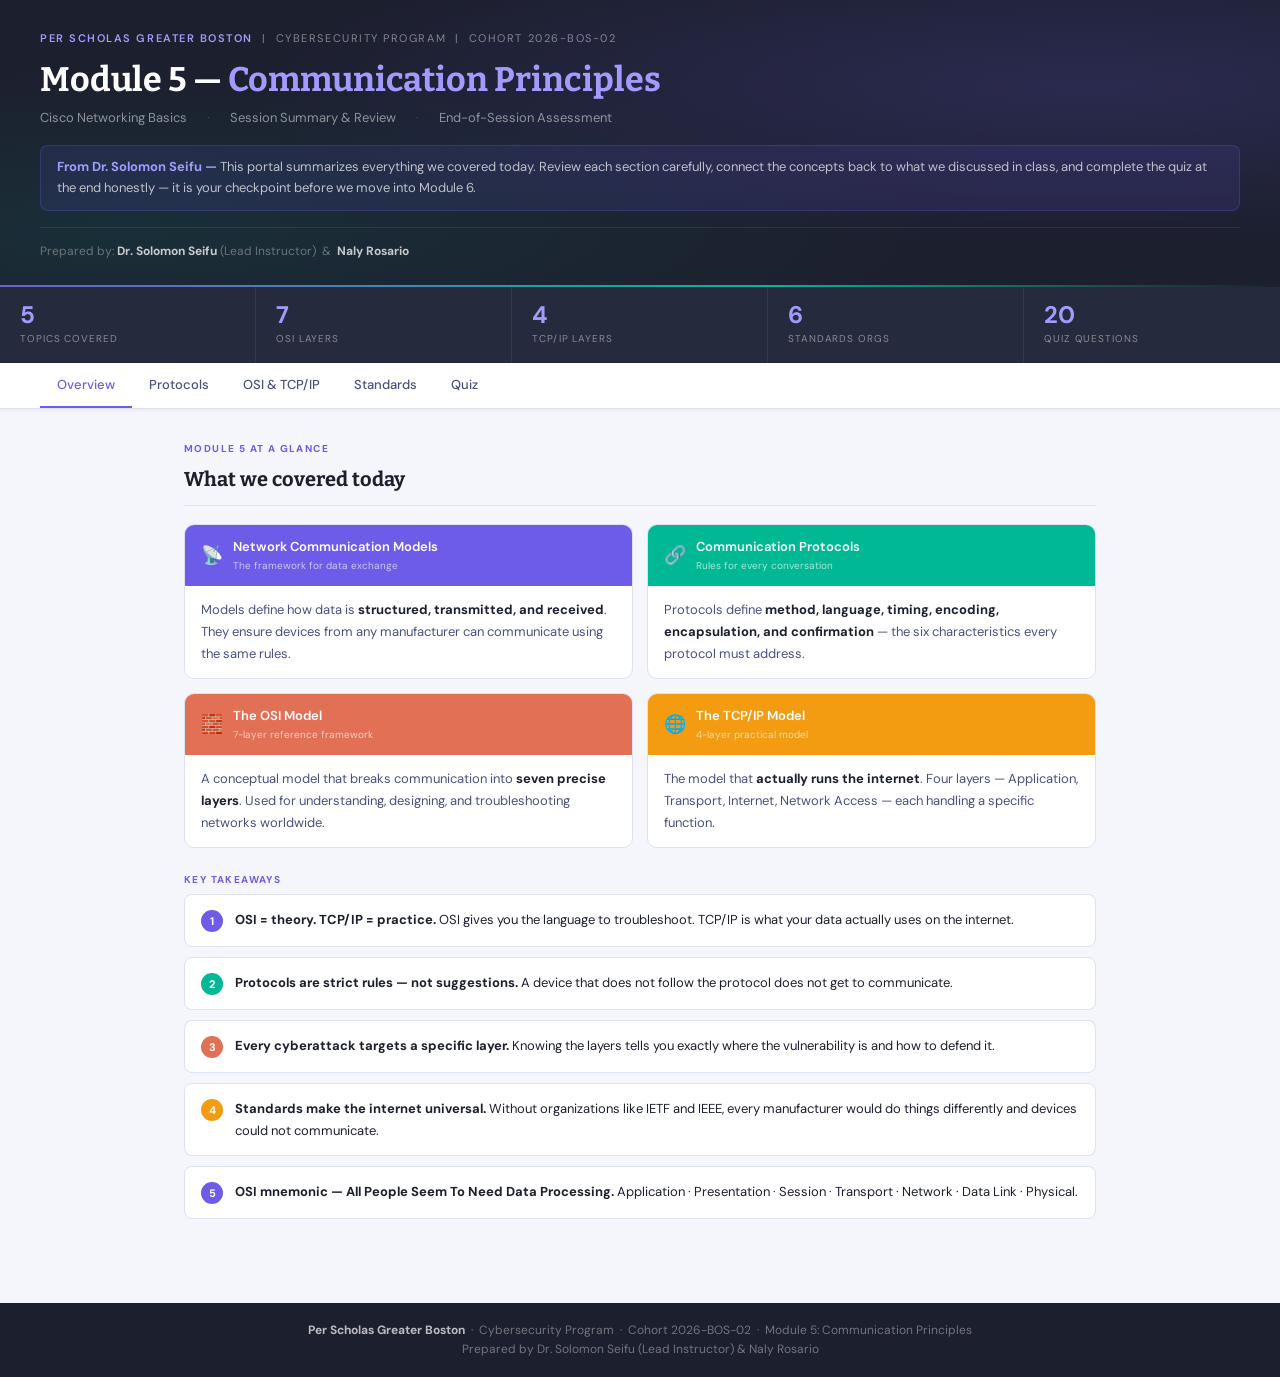
<file: module5_communication_principles.html>
<!DOCTYPE html>
<html lang="en">
<head>
<meta charset="UTF-8">
<meta name="viewport" content="width=device-width, initial-scale=1.0">
<title>Module 5: Communication Principles | Per Scholas Greater Boston</title>
<link href="https://fonts.googleapis.com/css2?family=Bitter:wght@500;700&family=DM+Sans:wght@300;400;500;600&display=swap" rel="stylesheet">
<style>
:root {
  --ink:        #1c1f2e;
  --ink-mid:    #252a3d;
  --ink-soft:   #2e3450;
  --violet:     #6c5ce7;
  --violet-lt:  #a29bfe;
  --violet-pale:#f0eeff;
  --coral:      #e17055;
  --coral-pale: #fdf0ec;
  --mint:       #00b894;
  --mint-pale:  #e0f7f3;
  --gold:       #fdcb6e;
  --gold-pale:  #fffbef;
  --text:       #1c1f2e;
  --text-sec:   #4a5080;
  --border:     #dde1f0;
  --white:      #ffffff;
  --bg:         #f5f6fb;
  --success-bg: #e0f7f3;
  --success-tx: #006d55;
  --danger-bg:  #fde8e2;
  --danger-tx:  #7f1d1d;
}
*,*::before,*::after{box-sizing:border-box;margin:0;padding:0}
body{font-family:'DM Sans',sans-serif;background:var(--bg);color:var(--text);font-size:15px;line-height:1.6}

/* HEADER */
.site-header{background:var(--ink);color:#fff;padding:30px 40px 26px;position:relative;overflow:hidden}
.site-header::before{content:'';position:absolute;inset:0;background:radial-gradient(ellipse at 85% 30%,rgba(108,92,231,.18) 0%,transparent 55%),radial-gradient(ellipse at 10% 80%,rgba(0,184,148,.1) 0%,transparent 50%)}
.site-header::after{content:'';position:absolute;bottom:0;left:0;right:0;height:2px;background:linear-gradient(90deg,var(--violet),var(--mint) 60%,transparent)}
.header-eyebrow{font-size:11px;letter-spacing:.14em;text-transform:uppercase;color:rgba(255,255,255,.45);margin-bottom:12px;position:relative}
.header-eyebrow span{color:var(--violet-lt);font-weight:600}
.site-header h1{font-family:'Bitter',serif;font-size:clamp(20px,4vw,34px);font-weight:700;color:#fff;line-height:1.2;margin-bottom:8px;position:relative}
.site-header h1 em{color:var(--violet-lt);font-style:normal}
.header-meta{font-size:13px;color:rgba(255,255,255,.5);position:relative;display:flex;flex-wrap:wrap;gap:6px 20px;margin-bottom:16px}
.header-meta span::before{content:'·';margin-right:20px;opacity:.35}
.header-meta span:first-child::before{display:none}
.instructor-note{position:relative;background:rgba(108,92,231,.12);border:1px solid rgba(108,92,231,.25);border-radius:8px;padding:11px 16px;font-size:13px;color:rgba(255,255,255,.7);line-height:1.6}
.instructor-note strong{color:var(--violet-lt)}
.header-authors{font-size:12px;color:rgba(255,255,255,.35);border-top:1px solid rgba(255,255,255,.08);padding-top:14px;margin-top:16px;position:relative}

/* STATS */
.stats-bar{display:grid;grid-template-columns:repeat(auto-fit,minmax(110px,1fr));background:var(--ink-mid)}
.stat{padding:16px 20px;border-right:1px solid rgba(255,255,255,.07);color:#fff}
.stat:last-child{border-right:none}
.stat-num{font-size:24px;font-weight:700;color:var(--violet-lt);line-height:1;margin-bottom:4px}
.stat-label{font-size:10px;color:rgba(255,255,255,.45);text-transform:uppercase;letter-spacing:.09em}

/* TABS */
.tabs-wrap{background:var(--white);border-bottom:1px solid var(--border);padding:0 40px;position:sticky;top:0;z-index:100;box-shadow:0 1px 4px rgba(0,0,0,.06)}
.tabs{display:flex;gap:0;overflow-x:auto}
.tab-btn{padding:13px 17px;font-size:13px;font-weight:500;font-family:'DM Sans',sans-serif;background:none;border:none;border-bottom:2px solid transparent;color:var(--text-sec);cursor:pointer;white-space:nowrap;transition:all .15s}
.tab-btn:hover{color:var(--ink)}
.tab-btn.active{color:var(--violet);border-bottom-color:var(--violet)}

/* CONTENT */
.content{max-width:960px;margin:0 auto;padding:32px 24px 60px}
.panel{display:none}
.panel.active{display:block}

.section-label{font-size:10px;letter-spacing:.14em;text-transform:uppercase;color:var(--violet);font-weight:700;margin-bottom:6px}
.section-title{font-family:'Bitter',serif;font-size:20px;font-weight:700;color:var(--ink);margin-bottom:18px;padding-bottom:10px;border-bottom:1px solid var(--border)}

/* Concept cards */
.concept-grid{display:grid;grid-template-columns:1fr 1fr;gap:14px;margin-bottom:24px}
.concept-card{background:var(--white);border:1px solid var(--border);border-radius:10px;overflow:hidden}
.concept-head{padding:12px 16px;display:flex;align-items:center;gap:10px}
.concept-head.v{background:var(--violet)}
.concept-head.m{background:var(--mint)}
.concept-head.c{background:var(--coral)}
.concept-head.g{background:#f39c12}
.concept-icon{font-size:18px;flex-shrink:0}
.concept-head-title{font-size:13px;font-weight:600;color:#fff}
.concept-head-sub{font-size:10px;color:rgba(255,255,255,.65)}
.concept-body{padding:13px 16px;font-size:13px;color:var(--text-sec);line-height:1.7}
.concept-body strong{color:var(--ink)}

/* Key points list */
.key-list{display:flex;flex-direction:column;gap:10px;margin-bottom:24px}
.key-item{background:var(--white);border:1px solid var(--border);border-radius:8px;padding:14px 16px;display:flex;align-items:flex-start;gap:12px;font-size:13px;line-height:1.65}
.key-dot{width:22px;height:22px;border-radius:50%;flex-shrink:0;margin-top:1px;display:flex;align-items:center;justify-content:center;font-size:11px;font-weight:700;color:#fff}
.key-dot.v{background:var(--violet)}
.key-dot.m{background:var(--mint)}
.key-dot.c{background:var(--coral)}
.key-dot.g{background:#f39c12}

/* Layer table */
.layer-table{width:100%;border-collapse:collapse;font-size:13px;margin-bottom:20px}
.layer-table th{background:var(--ink);color:#fff;padding:10px 14px;text-align:left;font-weight:500;font-size:11px;text-transform:uppercase;letter-spacing:.07em}
.layer-table th:first-child{border-radius:8px 0 0 0}
.layer-table th:last-child{border-radius:0 8px 0 0}
.layer-table td{padding:10px 14px;border-bottom:1px solid var(--border);background:var(--white);vertical-align:top}
.layer-table tr:last-child td{border-bottom:none}
.layer-table tr:last-child td:first-child{border-radius:0 0 0 8px}
.layer-table tr:last-child td:last-child{border-radius:0 0 8px 0}
.layer-table td:first-child{font-weight:700;color:var(--violet);white-space:nowrap}
.layer-num{display:inline-block;width:22px;height:22px;border-radius:50%;background:var(--violet);color:#fff;font-size:11px;font-weight:700;text-align:center;line-height:22px;margin-right:6px}
.layer-num.mint{background:var(--mint)}

/* Comparison */
.compare-wrap{display:grid;grid-template-columns:1fr 1fr;gap:14px;margin-bottom:20px}
.compare-col{background:var(--white);border:1px solid var(--border);border-radius:10px;overflow:hidden}
.compare-head{padding:12px 16px;font-size:13px;font-weight:600;color:#fff}
.compare-head.osi{background:var(--violet)}
.compare-head.tcp{background:var(--mint)}
.compare-body{padding:0}
.compare-row{padding:9px 16px;border-bottom:1px solid var(--border);font-size:12px;display:flex;align-items:center;gap:8px}
.compare-row:last-child{border-bottom:none}
.layer-badge{font-size:10px;font-weight:700;padding:2px 7px;border-radius:4px;flex-shrink:0}
.lb-v{background:var(--violet-pale);color:var(--violet)}
.lb-m{background:var(--mint-pale);color:#006d55}
.lb-c{background:var(--coral-pale);color:#9b4226}
.lb-g{background:var(--gold-pale);color:#7d5a00}

/* Orgs table */
.org-table{width:100%;border-collapse:collapse;font-size:13px;margin-bottom:20px}
.org-table th{background:var(--ink);color:#fff;padding:10px 14px;text-align:left;font-size:11px;font-weight:500;text-transform:uppercase;letter-spacing:.07em}
.org-table th:first-child{border-radius:8px 0 0 0}
.org-table th:last-child{border-radius:0 8px 0 0}
.org-table td{padding:9px 14px;border-bottom:1px solid var(--border);background:var(--white);font-size:13px}
.org-table tr:last-child td{border-bottom:none}
.org-table tr:last-child td:first-child{border-radius:0 0 0 8px}
.org-table tr:last-child td:last-child{border-radius:0 0 8px 0}
.org-table td:first-child{font-weight:700;color:var(--violet)}

/* Tip/note boxes */
.tip-box{font-size:12px;background:var(--violet-pale);border-left:3px solid var(--violet);padding:9px 13px;border-radius:0 6px 6px 0;margin-top:10px;color:var(--ink-soft);line-height:1.6}
.note-box{font-size:12px;background:var(--gold-pale);border-left:3px solid var(--gold);padding:9px 13px;border-radius:0 6px 6px 0;margin-top:10px;color:#5a4010;line-height:1.6}

/* QUIZ */
.quiz-score-bar{background:var(--white);border:1px solid var(--border);border-radius:10px;padding:16px 22px;margin-bottom:24px;display:flex;align-items:center;gap:16px}
.score-num{font-size:30px;font-weight:700;color:var(--violet)}
.score-label{font-size:13px;color:var(--text-sec)}
.progress-bar{flex:1;height:8px;background:var(--border);border-radius:4px;overflow:hidden}
.progress-fill{height:100%;background:var(--violet);border-radius:4px;transition:width .4s}
.quiz-section-label{font-size:11px;font-weight:700;text-transform:uppercase;letter-spacing:.1em;color:var(--violet);background:var(--violet-pale);padding:6px 14px;border-radius:6px;display:inline-block;margin-bottom:12px}
.quiz-card{background:var(--white);border:1px solid var(--border);border-radius:10px;padding:18px 22px;margin-bottom:12px}
.quiz-q{font-size:14px;font-weight:500;margin-bottom:12px;line-height:1.5}
.quiz-opts{display:flex;flex-direction:column;gap:7px}
.quiz-opt{padding:9px 14px;border:1px solid var(--border);border-radius:6px;font-size:13px;cursor:pointer;transition:all .15s;background:var(--bg)}
.quiz-opt:hover{background:var(--violet-pale);border-color:var(--violet)}
.quiz-opt.correct{background:var(--success-bg);border-color:#16a34a;color:var(--success-tx);font-weight:500}
.quiz-opt.wrong{background:var(--danger-bg);border-color:#dc2626;color:var(--danger-tx)}
.quiz-fb{font-size:12px;margin-top:8px;padding:8px 12px;border-radius:6px;display:none;line-height:1.5}
.quiz-fb.show{display:block}
.quiz-fb.ok{background:var(--success-bg);color:var(--success-tx)}
.quiz-fb.fail{background:var(--danger-bg);color:var(--danger-tx)}

.footer{background:var(--ink);color:rgba(255,255,255,.38);font-size:12px;text-align:center;padding:18px 24px}
.footer strong{color:rgba(255,255,255,.7)}

@media(max-width:640px){
  .concept-grid,.compare-wrap{grid-template-columns:1fr}
  .site-header{padding:20px}
  .tabs-wrap{padding:0 12px}
  .content{padding:20px 14px 40px}
  .stats-bar{grid-template-columns:repeat(2,1fr)}
}
</style>
</head>
<body>

<header class="site-header">
  <div class="header-eyebrow"><span>Per Scholas Greater Boston</span> &nbsp;|&nbsp; Cybersecurity Program &nbsp;|&nbsp; Cohort 2026-BOS-02</div>
  <h1>Module 5 — <em>Communication Principles</em></h1>
  <div class="header-meta">
    <span>Cisco Networking Basics</span>
    <span>Session Summary & Review</span>
    <span>End-of-Session Assessment</span>
  </div>
  <div class="instructor-note">
    <strong>From Dr. Solomon Seifu —</strong> This portal summarizes everything we covered today. Review each section carefully, connect the concepts back to what we discussed in class, and complete the quiz at the end honestly — it is your checkpoint before we move into Module 6.
  </div>
  <div class="header-authors">Prepared by: <strong style="color:rgba(255,255,255,.75)">Dr. Solomon Seifu</strong> (Lead Instructor) &nbsp;&amp;&nbsp; <strong style="color:rgba(255,255,255,.75)">Naly Rosario</strong></div>
</header>

<div class="stats-bar">
  <div class="stat"><div class="stat-num">5</div><div class="stat-label">Topics covered</div></div>
  <div class="stat"><div class="stat-num">7</div><div class="stat-label">OSI layers</div></div>
  <div class="stat"><div class="stat-num">4</div><div class="stat-label">TCP/IP layers</div></div>
  <div class="stat"><div class="stat-num">6</div><div class="stat-label">Standards orgs</div></div>
  <div class="stat"><div class="stat-num">20</div><div class="stat-label">Quiz questions</div></div>
</div>

<div class="tabs-wrap">
  <div class="tabs">
    <button class="tab-btn active" onclick="showTab('overview',this)">Overview</button>
    <button class="tab-btn" onclick="showTab('protocols',this)">Protocols</button>
    <button class="tab-btn" onclick="showTab('models',this)">OSI & TCP/IP</button>
    <button class="tab-btn" onclick="showTab('standards',this)">Standards</button>
    <button class="tab-btn" onclick="showTab('quiz',this)">Quiz</button>
  </div>
</div>

<div class="content">

<!-- OVERVIEW -->
<div id="overview" class="panel active">
  <div class="section-label">Module 5 at a glance</div>
  <div class="section-title">What we covered today</div>

  <div class="concept-grid">
    <div class="concept-card">
      <div class="concept-head v"><div class="concept-icon">📡</div><div><div class="concept-head-title">Network Communication Models</div><div class="concept-head-sub">The framework for data exchange</div></div></div>
      <div class="concept-body">Models define how data is <strong>structured, transmitted, and received</strong>. They ensure devices from any manufacturer can communicate using the same rules.</div>
    </div>
    <div class="concept-card">
      <div class="concept-head m"><div class="concept-icon">🔗</div><div><div class="concept-head-title">Communication Protocols</div><div class="concept-head-sub">Rules for every conversation</div></div></div>
      <div class="concept-body">Protocols define <strong>method, language, timing, encoding, encapsulation, and confirmation</strong> — the six characteristics every protocol must address.</div>
    </div>
    <div class="concept-card">
      <div class="concept-head c"><div class="concept-icon">🧱</div><div><div class="concept-head-title">The OSI Model</div><div class="concept-head-sub">7-layer reference framework</div></div></div>
      <div class="concept-body">A conceptual model that breaks communication into <strong>seven precise layers</strong>. Used for understanding, designing, and troubleshooting networks worldwide.</div>
    </div>
    <div class="concept-card">
      <div class="concept-head g"><div class="concept-icon">🌐</div><div><div class="concept-head-title">The TCP/IP Model</div><div class="concept-head-sub">4-layer practical model</div></div></div>
      <div class="concept-body">The model that <strong>actually runs the internet</strong>. Four layers — Application, Transport, Internet, Network Access — each handling a specific function.</div>
    </div>
  </div>

  <div class="section-label">Key takeaways</div>
  <div class="key-list">
    <div class="key-item"><div class="key-dot v">1</div><div><strong>OSI = theory. TCP/IP = practice.</strong> OSI gives you the language to troubleshoot. TCP/IP is what your data actually uses on the internet.</div></div>
    <div class="key-item"><div class="key-dot m">2</div><div><strong>Protocols are strict rules — not suggestions.</strong> A device that does not follow the protocol does not get to communicate.</div></div>
    <div class="key-item"><div class="key-dot c">3</div><div><strong>Every cyberattack targets a specific layer.</strong> Knowing the layers tells you exactly where the vulnerability is and how to defend it.</div></div>
    <div class="key-item"><div class="key-dot g">4</div><div><strong>Standards make the internet universal.</strong> Without organizations like IETF and IEEE, every manufacturer would do things differently and devices could not communicate.</div></div>
    <div class="key-item"><div class="key-dot v">5</div><div><strong>OSI mnemonic — All People Seem To Need Data Processing.</strong> Application · Presentation · Session · Transport · Network · Data Link · Physical.</div></div>
  </div>
</div>

<!-- PROTOCOLS -->
<div id="protocols" class="panel">
  <div class="section-label">Communication protocols</div>
  <div class="section-title">The rules that govern all network communication</div>

  <div class="concept-grid" style="margin-bottom:16px">
    <div class="concept-card">
      <div class="concept-head v"><div class="concept-icon">📨</div><div><div class="concept-head-title">Message Format</div><div class="concept-head-sub">How data is structured</div></div></div>
      <div class="concept-body">Every message must follow a <strong>specific, predictable structure</strong>. Example: an email always has a subject, sender, recipient, and body. Wrong format = unreadable message.</div>
    </div>
    <div class="concept-card">
      <div class="concept-head m"><div class="concept-icon">📦</div><div><div class="concept-head-title">Message Size</div><div class="concept-head-sub">Control data transmission</div></div></div>
      <div class="concept-body">Protocols limit how large each data piece can be. Large data is <strong>broken into smaller packets</strong> — called segmentation. Only failed packets need resending — not everything.</div>
    </div>
    <div class="concept-card">
      <div class="concept-head c"><div class="concept-icon">⏱️</div><div><div class="concept-head-title">Timing</div><div class="concept-head-sub">Speed and flow control</div></div></div>
      <div class="concept-body">Controls <strong>when and how much</strong> data is sent. A packet arriving too late gets discarded. QoS prioritizes time-sensitive traffic like video calls over less urgent data.</div>
    </div>
    <div class="concept-card">
      <div class="concept-head g"><div class="concept-icon">📶</div><div><div class="concept-head-title">Encoding</div><div class="concept-head-sub">Converting data for transmission</div></div></div>
      <div class="concept-body">Data is converted into <strong>signals — electrical, light, or radio waves</strong> — for transmission. The receiver decodes the signals back into readable data. Wi-Fi uses radio waves.</div>
    </div>
    <div class="concept-card">
      <div class="concept-head v"><div class="concept-icon">✉️</div><div><div class="concept-head-title">Encapsulation</div><div class="concept-head-sub">Adding addressing info</div></div></div>
      <div class="concept-body">Every packet gets a <strong>header with source and destination addresses</strong>. Like a letter in an envelope — without the address, no one knows where to deliver it.</div>
    </div>
    <div class="concept-card">
      <div class="concept-head m"><div class="concept-icon">✅</div><div><div class="concept-head-title">Message Pattern & ACK</div><div class="concept-head-sub">Confirmation requirements</div></div></div>
      <div class="concept-body"><strong>TCP</strong> — sends and waits for an ACK before continuing. Reliable but slower. <strong>UDP</strong> — sends continuously without waiting. Fast but no delivery guarantee.</div>
    </div>
  </div>

  <div class="tip-box"><strong>Why protocols matter for cybersecurity:</strong> Every attack exploits a protocol weakness — man-in-the-middle attacks exploit authentication protocols, DDoS attacks exploit connection protocols, packet injection attacks exploit data formatting. Understanding protocols means understanding where networks are vulnerable.</div>
</div>

<!-- MODELS -->
<div id="models" class="panel">
  <div class="section-label">Network models</div>
  <div class="section-title">OSI Model — 7 Layers</div>

  <table class="layer-table">
    <thead><tr><th>Layer</th><th>Name</th><th>Job</th><th>Example</th></tr></thead>
    <tbody>
      <tr><td><span class="layer-num">7</span></td><td><strong>Application</strong></td><td>User-facing protocols — what you interact with</td><td>HTTP, HTTPS, SMTP, FTP, DNS</td></tr>
      <tr><td><span class="layer-num">6</span></td><td><strong>Presentation</strong></td><td>Formatting, encryption, compression</td><td>SSL/TLS encryption, JPEG, MP4</td></tr>
      <tr><td><span class="layer-num">5</span></td><td><strong>Session</strong></td><td>Sets up, manages, and ends sessions</td><td>Keeping a Zoom call alive</td></tr>
      <tr><td><span class="layer-num">4</span></td><td><strong>Transport</strong></td><td>Segmentation, end-to-end delivery — TCP or UDP</td><td>TCP for web pages, UDP for video</td></tr>
      <tr><td><span class="layer-num">3</span></td><td><strong>Network</strong></td><td>IP addressing and routing between networks</td><td>Routers using IP addresses</td></tr>
      <tr><td><span class="layer-num">2</span></td><td><strong>Data Link</strong></td><td>MAC addressing, frame delivery on local network</td><td>Switches forwarding frames</td></tr>
      <tr><td><span class="layer-num">1</span></td><td><strong>Physical</strong></td><td>Raw bits — cables, signals, radio waves</td><td>Ethernet cable, Wi-Fi signal</td></tr>
    </tbody>
  </table>

  <div class="note-box"><strong>Mnemonic — top to bottom:</strong> All People Seem To Need Data Processing &nbsp;|&nbsp; <strong>Bottom to top:</strong> Please Do Not Throw Sausage Pizza Away</div>

  <div class="section-title" style="margin-top:24px">OSI vs TCP/IP — Layer Mapping</div>

  <div class="compare-wrap">
    <div class="compare-col">
      <div class="compare-head osi">OSI Model — 7 Layers (Theory)</div>
      <div class="compare-body">
        <div class="compare-row"><span class="layer-badge lb-v">Layer 7</span> Application</div>
        <div class="compare-row"><span class="layer-badge lb-v">Layer 6</span> Presentation</div>
        <div class="compare-row"><span class="layer-badge lb-v">Layer 5</span> Session</div>
        <div class="compare-row"><span class="layer-badge lb-m">Layer 4</span> Transport</div>
        <div class="compare-row"><span class="layer-badge lb-c">Layer 3</span> Network</div>
        <div class="compare-row"><span class="layer-badge lb-g">Layer 2</span> Data Link</div>
        <div class="compare-row"><span class="layer-badge lb-g">Layer 1</span> Physical</div>
      </div>
    </div>
    <div class="compare-col">
      <div class="compare-head tcp">TCP/IP Model — 4 Layers (Practice)</div>
      <div class="compare-body">
        <div class="compare-row" style="height:90px;align-items:center"><span class="layer-badge lb-v">Application</span> Combines OSI Layers 5, 6, 7</div>
        <div class="compare-row" style="height:44px;align-items:center"><span class="layer-badge lb-m">Transport</span> Same as OSI Layer 4</div>
        <div class="compare-row" style="height:44px;align-items:center"><span class="layer-badge lb-c">Internet</span> Same as OSI Layer 3</div>
        <div class="compare-row" style="height:90px;align-items:center"><span class="layer-badge lb-g">Network Access</span> Combines OSI Layers 1 & 2</div>
      </div>
    </div>
  </div>

  <div class="tip-box"><strong>Key distinction:</strong> OSI = use it to think and troubleshoot (7 precise layers). TCP/IP = use it to work and configure (4 practical layers). Both live in your head simultaneously as a network professional.</div>
</div>

<!-- STANDARDS -->
<div id="standards" class="panel">
  <div class="section-label">Internet standards</div>
  <div class="section-title">Standards Organizations — Know These for Security+</div>

  <table class="org-table">
    <thead><tr><th>Organization</th><th>Full Name</th><th>What they control</th></tr></thead>
    <tbody>
      <tr><td>IETF</td><td>Internet Engineering Task Force</td><td>Core internet protocols — TCP/IP, HTTP, DNS</td></tr>
      <tr><td>IEEE</td><td>Institute of Electrical and Electronics Engineers</td><td>Hardware standards — Wi-Fi (802.11), Ethernet (802.3)</td></tr>
      <tr><td>ICANN</td><td>Internet Corporation for Assigned Names and Numbers</td><td>Domain names and IP address allocation</td></tr>
      <tr><td>IANA</td><td>Internet Assigned Numbers Authority</td><td>IP address assignment and port numbers</td></tr>
      <tr><td>ITU</td><td>International Telecommunication Union</td><td>Global telecom — phone, satellite, international networks</td></tr>
      <tr><td>TIA</td><td>Telecommunications Industry Association</td><td>Physical infrastructure — cabling, fiber, 5G, cellular</td></tr>
    </tbody>
  </table>

  <div class="section-title">RFCs — Request for Comments</div>
  <div class="key-list">
    <div class="key-item"><div class="key-dot v">📄</div><div>RFCs are the <strong>official technical documents</strong> of the internet — published and managed by the IETF</div></div>
    <div class="key-item"><div class="key-dot m">791</div><div><strong>RFC 791</strong> — defined IPv4 — the addressing system the internet ran on for decades</div></div>
    <div class="key-item"><div class="key-dot c">793</div><div><strong>RFC 793</strong> — defined TCP — written in 1981, still governs TCP today</div></div>
    <div class="key-item"><div class="key-dot g">DNS</div><div><strong>RFC 1034 &amp; 1035</strong> — defined DNS — how domain names resolve to IP addresses</div></div>
  </div>

  <div class="tip-box"><strong>Security+ exam tip:</strong> Know which organization owns which domain. IETF = protocols. IEEE = hardware. ICANN = domain names. IANA = port numbers. ITU = global telecom. TIA = physical infrastructure.</div>
</div>

<!-- QUIZ -->
<div id="quiz" class="panel">
  <div class="section-label">End-of-session assessment</div>
  <div class="section-title">Check Your Understanding — Module 5</div>
  <div class="quiz-score-bar">
    <div><div class="score-num" id="scoreNum">0 / 20</div><div class="score-label">questions correct</div></div>
    <div class="progress-bar"><div class="progress-fill" id="progressFill" style="width:0%"></div></div>
    <button onclick="resetQuiz()" style="font-size:12px;padding:6px 14px;border:1px solid var(--border);border-radius:6px;cursor:pointer;background:var(--white)">Reset</button>
  </div>
  <div id="quizContainer"></div>
</div>

</div>

<footer class="footer">
  <strong>Per Scholas Greater Boston</strong> &nbsp;·&nbsp; Cybersecurity Program &nbsp;·&nbsp; Cohort 2026-BOS-02 &nbsp;·&nbsp; Module 5: Communication Principles<br>
  Prepared by Dr. Solomon Seifu (Lead Instructor) &amp; Naly Rosario
</footer>

<script>
function showTab(id,btn){
  document.querySelectorAll('.panel').forEach(p=>p.classList.remove('active'));
  document.querySelectorAll('.tab-btn').forEach(b=>b.classList.remove('active'));
  document.getElementById(id).classList.add('active');
  btn.classList.add('active');
}

const questions=[
  // Network Communication Models
  {s:"Network Communication Models",q:"What is the primary purpose of a network communication model?",opts:["To speed up internet connections","To provide a framework for how data is structured, transmitted, and received","To assign IP addresses to devices","To encrypt all network traffic"],correct:1,fb:"Correct! A network communication model provides a framework that defines how data is structured, transmitted, and received — ensuring all devices can communicate regardless of manufacturer or OS."},
  {s:"Network Communication Models",q:"Which analogy best describes how a network communication model works?",opts:["A telephone directory listing all devices","The postal system — sorting, routing, and delivering letters through a defined process","A GPS system calculating the fastest route","A firewall blocking unauthorized traffic"],correct:1,fb:"Correct! The postal system analogy — sorting, routing, and delivering — mirrors exactly how network models define the structured process for data communication."},
  // Protocols
  {s:"Communication Protocols",q:"Which protocol characteristic is responsible for breaking large data into smaller pieces for reliable delivery?",opts:["Encoding","Encapsulation","Message size — segmentation","Message pattern"],correct:2,fb:"Correct! Message size control — segmentation — breaks large data into smaller packets. Only failed packets need to be resent, not the entire data set."},
  {s:"Communication Protocols",q:"What does encapsulation add to a data packet?",opts:["Encryption keys only","A header with source and destination addressing information","The actual user data content","A confirmation that the data was received"],correct:1,fb:"Correct! Encapsulation wraps data with a header containing source and destination addresses — like putting a letter in an envelope with addresses on it."},
  {s:"Communication Protocols",q:"Which protocol sends data without waiting for an acknowledgment — prioritizing speed over reliability?",opts:["TCP","HTTP","SMTP","UDP"],correct:3,fb:"Correct! UDP (User Datagram Protocol) sends data continuously without waiting for confirmation. It is used for live video, VoIP, and gaming where speed matters more than guaranteed delivery."},
  {s:"Communication Protocols",q:"What does ACK stand for in networking?",opts:["Automatic Connection Key","Acknowledgment Packet","Access Control Key","Active Communication Kernel"],correct:1,fb:"Correct! ACK stands for Acknowledgment Packet. When TCP receives data successfully, it sends back an ACK to confirm delivery. No ACK = data is resent."},
  // OSI Model
  {s:"OSI Model",q:"How many layers does the OSI model have?",opts:["4","5","6","7"],correct:3,fb:"Correct! The OSI model has 7 layers — Application, Presentation, Session, Transport, Network, Data Link, and Physical."},
  {s:"OSI Model",q:"At which OSI layer do routers operate — handling IP addressing and routing between networks?",opts:["Layer 1 — Physical","Layer 2 — Data Link","Layer 3 — Network","Layer 4 — Transport"],correct:2,fb:"Correct! Routers operate at Layer 3 — the Network layer. They read IP addresses and forward packets toward their destination across different networks."},
  {s:"OSI Model",q:"Which OSI layer is responsible for encryption, formatting, and compression of data?",opts:["Layer 5 — Session","Layer 6 — Presentation","Layer 7 — Application","Layer 4 — Transport"],correct:1,fb:"Correct! Layer 6 — the Presentation layer — handles encryption (SSL/TLS), data formatting, and compression. HTTPS encryption happens at this layer."},
  {s:"OSI Model",q:"A network cable is unplugged and connection is lost. Which OSI layer has failed?",opts:["Layer 2 — Data Link","Layer 3 — Network","Layer 4 — Transport","Layer 1 — Physical"],correct:3,fb:"Correct! A physical cable failure is a Layer 1 — Physical layer — problem. Layer 1 deals with the actual physical signals and hardware connections."},
  {s:"OSI Model",q:"Which OSI layer manages MAC addresses and delivers frames within the same local network?",opts:["Layer 1 — Physical","Layer 3 — Network","Layer 2 — Data Link","Layer 4 — Transport"],correct:2,fb:"Correct! Layer 2 — the Data Link layer — uses MAC addresses to deliver frames within a local network. Switches operate at this layer."},
  {s:"OSI Model",q:"What is the correct OSI mnemonic from top (Layer 7) to bottom (Layer 1)?",opts:["Please Do Not Throw Sausage Pizza Away","All People Seem To Need Data Processing","Every Protocol Needs Standardized Testing Always","Applications Provide Services Through Networks Daily Physically"],correct:1,fb:"Correct! All People Seem To Need Data Processing — Application, Presentation, Session, Transport, Network, Data Link, Physical — top to bottom."},
  // TCP/IP Model
  {s:"TCP/IP Model",q:"How many layers does the TCP/IP model have?",opts:["3","4","5","7"],correct:1,fb:"Correct! The TCP/IP model has 4 layers — Application, Transport, Internet, and Network Access."},
  {s:"TCP/IP Model",q:"Which TCP/IP layer combines OSI's Application, Presentation, and Session layers?",opts:["Transport layer","Internet layer","Network Access layer","Application layer"],correct:3,fb:"Correct! The TCP/IP Application layer combines OSI's top three layers — Application (7), Presentation (6), and Session (5) — because in practice these functions happen together."},
  {s:"TCP/IP Model",q:"The TCP/IP Internet layer maps directly to which OSI layer?",opts:["Layer 2 — Data Link","Layer 4 — Transport","Layer 3 — Network","Layer 1 — Physical"],correct:2,fb:"Correct! The TCP/IP Internet layer maps to OSI Layer 3 — the Network layer. Both handle IP addressing and routing. Same function, different name."},
  {s:"TCP/IP Model",q:"Which two OSI layers are combined into the TCP/IP Network Access layer?",opts:["Session and Transport","Application and Presentation","Network and Transport","Data Link and Physical"],correct:3,fb:"Correct! The TCP/IP Network Access layer combines OSI Layer 2 (Data Link) and Layer 1 (Physical) — everything related to local delivery and physical transmission."},
  // Standards
  {s:"Standards & Organizations",q:"Which organization develops and maintains core internet protocols like TCP/IP, HTTP, and DNS?",opts:["IEEE","ICANN","IETF","ITU"],correct:2,fb:"Correct! The IETF (Internet Engineering Task Force) develops and maintains the core internet protocols — TCP/IP, HTTP, DNS, and more."},
  {s:"Standards & Organizations",q:"Which organization defines the Wi-Fi (802.11) and Ethernet (802.3) standards?",opts:["IANA","TIA","ICANN","IEEE"],correct:3,fb:"Correct! IEEE (Institute of Electrical and Electronics Engineers) defines hardware networking standards — Wi-Fi 802.11 and Ethernet 802.3."},
  {s:"Standards & Organizations",q:"What are RFCs and which organization manages them?",opts:["Routing Framework Codes — managed by ICANN","Request for Comments — official internet standard documents managed by the IETF","Regional Frequency Controls — managed by ITU","Registered Format Certificates — managed by IEEE"],correct:1,fb:"Correct! RFCs (Request for Comments) are the official technical documents of the internet — tracking the history and evolution of every standard. They are managed and published by the IETF."},
  {s:"Standards & Organizations",q:"Which RFC defined TCP — still governing TCP communication today?",opts:["RFC 791","RFC 1034","RFC 793","RFC 1035"],correct:2,fb:"Correct! RFC 793 defined TCP (Transmission Control Protocol). Written in 1981, it remains the governing document for TCP to this day."},
];

let scores=new Array(questions.length).fill(null);

function renderQuiz(){
  const c=document.getElementById('quizContainer');
  c.innerHTML='';
  let lastSection='';
  questions.forEach((q,qi)=>{
    if(q.s!==lastSection){
      const sl=document.createElement('div');
      sl.className='quiz-section-label';
      sl.style.marginBottom='12px';
      sl.style.marginTop=lastSection?'24px':'0';
      sl.textContent=q.s;
      c.appendChild(sl);
      lastSection=q.s;
    }
    const card=document.createElement('div');
    card.className='quiz-card';
    card.innerHTML=`<div class="quiz-q">Q${qi+1}. ${q.q}</div>
      <div class="quiz-opts">${q.opts.map((o,oi)=>`<div class="quiz-opt" id="qo-${qi}-${oi}" onclick="answer(${qi},${oi})">${String.fromCharCode(65+oi)}. ${o}</div>`).join('')}</div>
      <div class="quiz-fb" id="qf-${qi}"></div>`;
    c.appendChild(card);
  });
  updateScore();
}

function answer(qi,oi){
  if(scores[qi]!==null)return;
  const correct=questions[qi].correct;
  scores[qi]=(oi===correct)?1:0;
  document.querySelectorAll(`[id^="qo-${qi}-"]`).forEach(el=>{
    const idx=parseInt(el.id.split('-')[2]);
    if(idx===correct)el.classList.add('correct');
    else if(idx===oi)el.classList.add('wrong');
  });
  const fb=document.getElementById(`qf-${qi}`);
  fb.textContent=scores[qi]?'✓ '+questions[qi].fb:'✗ Not quite. '+questions[qi].fb;
  fb.className='quiz-fb show '+(scores[qi]?'ok':'fail');
  updateScore();
}

function updateScore(){
  const total=scores.filter(s=>s===1).length;
  document.getElementById('scoreNum').textContent=total+' / '+questions.length;
  document.getElementById('progressFill').style.width=(total/questions.length*100)+'%';
}

function resetQuiz(){
  scores=new Array(questions.length).fill(null);
  renderQuiz();
}

renderQuiz();
</script>
</body>
</html>
</file>
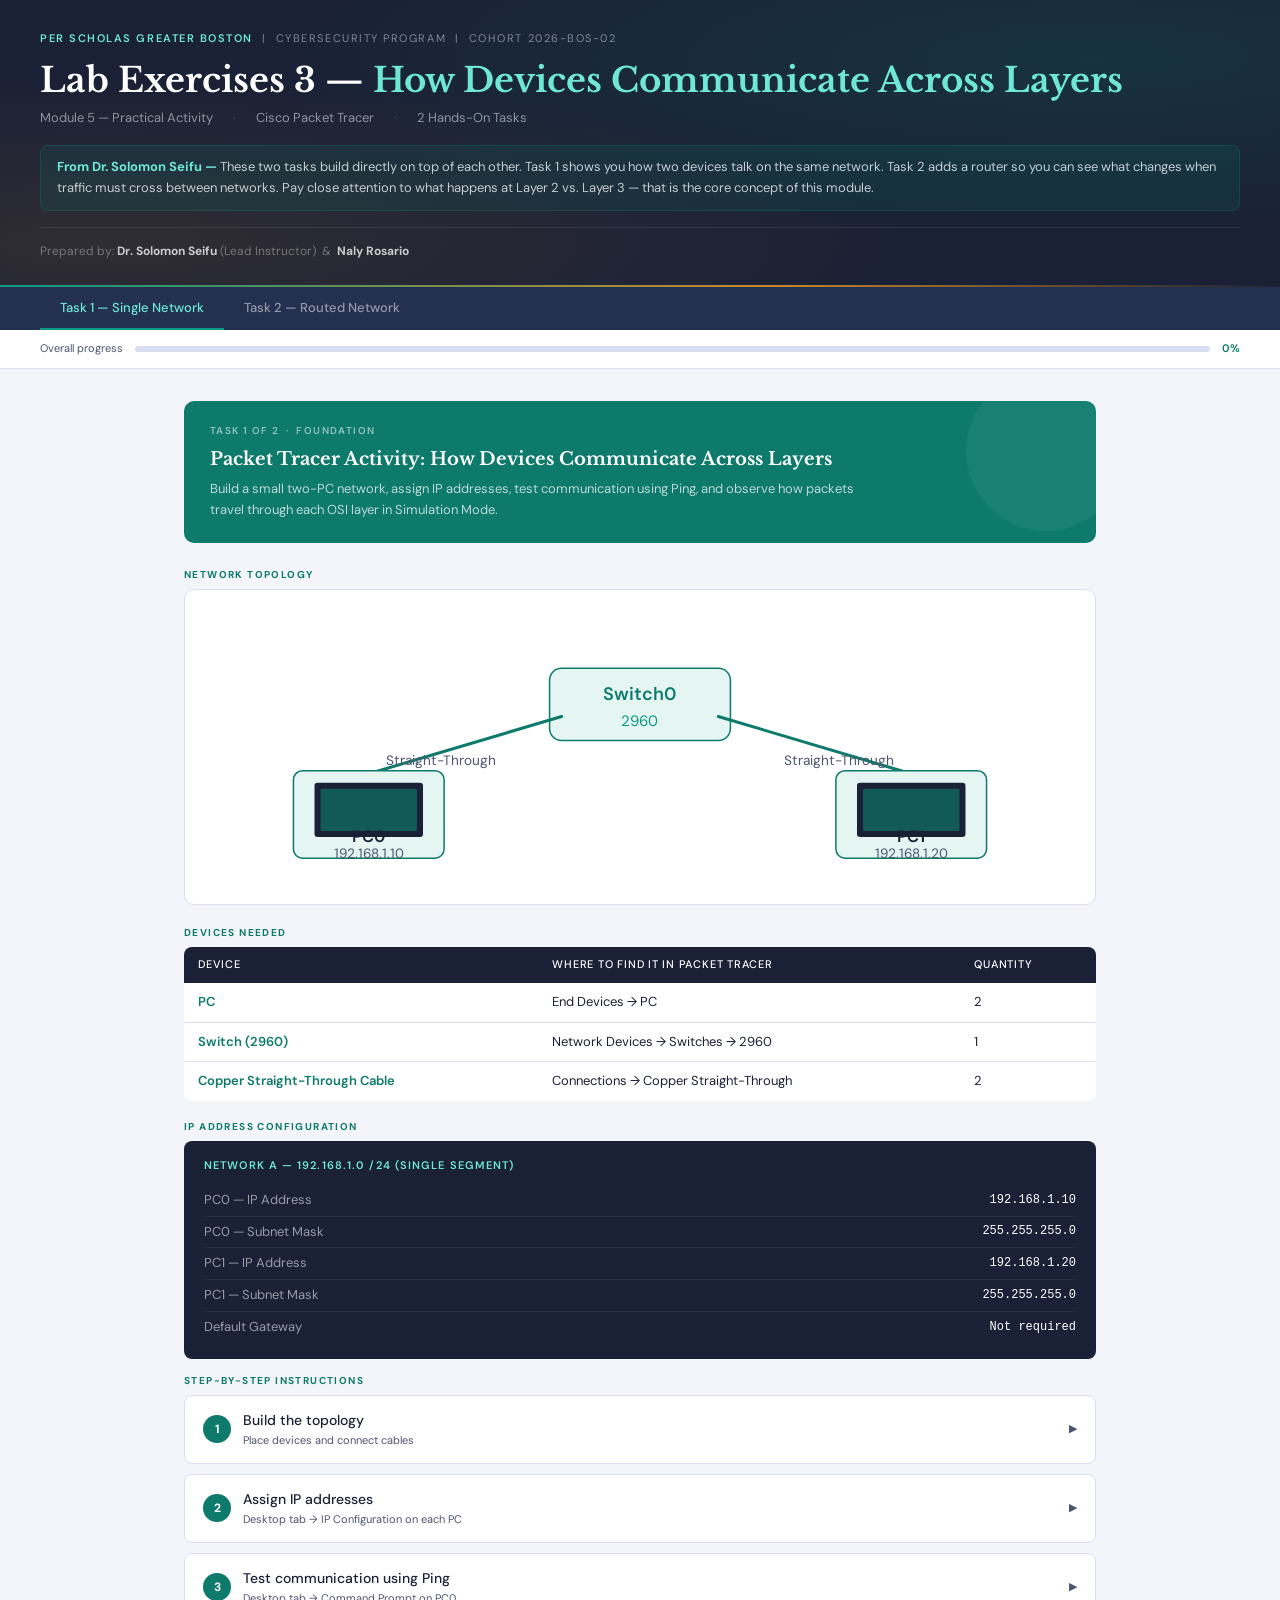
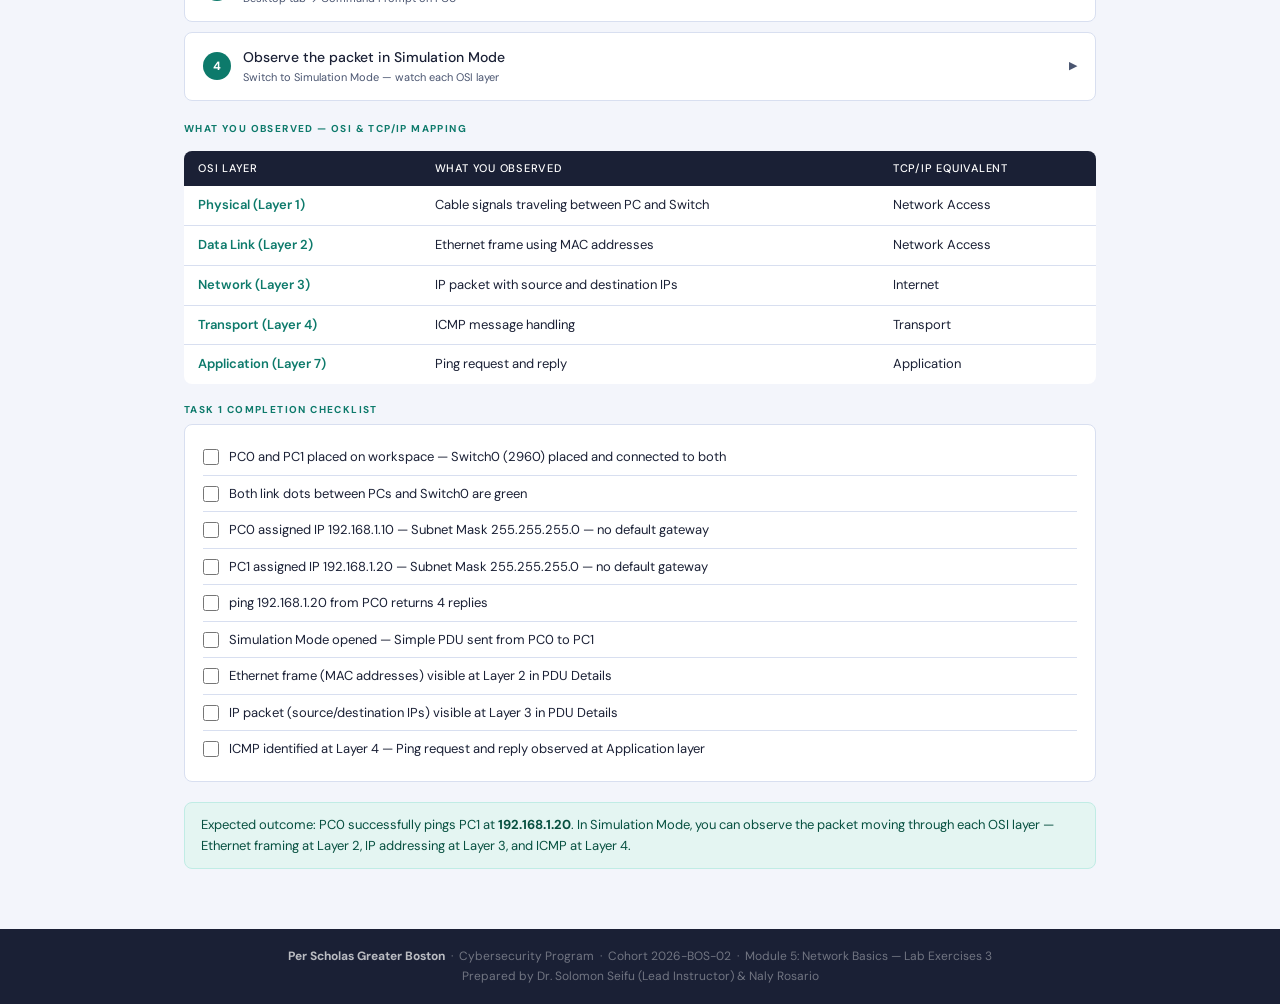
<file: module5_lab_exercises3 (1).html>
<!DOCTYPE html>
<html lang="en">
<head>
<meta charset="UTF-8">
<meta name="viewport" content="width=device-width, initial-scale=1.0">
<title>Lab Exercises 3 — How Devices Communicate Across Layers | Per Scholas Greater Boston</title>
<link href="https://fonts.googleapis.com/css2?family=Libre+Baskerville:wght@400;700&family=DM+Sans:wght@300;400;500;600&display=swap" rel="stylesheet">
<style>
:root {
  --ink:        #1a2035;
  --ink-mid:    #243050;
  --teal:       #0d7a6b;
  --teal-mid:   #0f9980;
  --teal-pale:  #e4f5f2;
  --teal-lt:    #c0ece5;
  --amber:      #c8892a;
  --amber-pale: #fdf4e3;
  --coral:      #c84040;
  --coral-pale: #fdeaea;
  --slate:      #3d5a80;
  --slate-pale: #e8eef5;
  --text:       #1a2035;
  --text-sec:   #4a5570;
  --border:     #d8dff0;
  --white:      #ffffff;
  --bg:         #f3f5fb;
  --success-bg: #e4f5f2;
  --success-tx: #075040;
  --danger-bg:  #fdeaea;
  --danger-tx:  #7a1515;
}
*,*::before,*::after{box-sizing:border-box;margin:0;padding:0}
body{font-family:'DM Sans',sans-serif;background:var(--bg);color:var(--text);font-size:15px;line-height:1.6}

/* HEADER */
.site-header{background:var(--ink);color:#fff;padding:30px 40px 26px;position:relative;overflow:hidden}
.site-header::before{content:'';position:absolute;inset:0;background:radial-gradient(ellipse at 85% 20%,rgba(13,122,107,.2) 0%,transparent 55%),radial-gradient(ellipse at 8% 85%,rgba(200,137,42,.12) 0%,transparent 50%)}
.site-header::after{content:'';position:absolute;bottom:0;left:0;right:0;height:2px;background:linear-gradient(90deg,var(--teal-mid),var(--amber) 60%,transparent)}
.header-eyebrow{font-size:11px;letter-spacing:.14em;text-transform:uppercase;color:rgba(255,255,255,.45);margin-bottom:12px;position:relative}
.header-eyebrow span{color:#6ee7d8;font-weight:600}
.site-header h1{font-family:'Libre Baskerville',serif;font-size:clamp(20px,4vw,34px);font-weight:700;color:#fff;line-height:1.2;margin-bottom:8px;position:relative}
.site-header h1 em{color:#6ee7d8;font-style:normal}
.header-meta{font-size:13px;color:rgba(255,255,255,.5);position:relative;display:flex;flex-wrap:wrap;gap:6px 20px;margin-bottom:16px}
.header-meta span::before{content:'·';margin-right:20px;opacity:.35}
.header-meta span:first-child::before{display:none}
.instructor-note{position:relative;background:rgba(13,122,107,.15);border:1px solid rgba(13,122,107,.3);border-radius:8px;padding:11px 16px;font-size:13px;color:rgba(255,255,255,.75);line-height:1.6}
.instructor-note strong{color:#6ee7d8}
.header-authors{font-size:12px;color:rgba(255,255,255,.35);border-top:1px solid rgba(255,255,255,.08);padding-top:14px;margin-top:16px;position:relative}

/* TASK NAV */
.task-nav-bar{background:var(--ink-mid);padding:0 40px;display:flex;gap:0;overflow-x:auto}
.task-pill{padding:12px 20px;font-size:13px;font-weight:500;color:rgba(255,255,255,.5);cursor:pointer;border-bottom:2px solid transparent;white-space:nowrap;transition:all .15s;font-family:'DM Sans',sans-serif;background:none;border-top:none;border-left:none;border-right:none}
.task-pill:hover{color:rgba(255,255,255,.8)}
.task-pill.active{color:#6ee7d8;border-bottom-color:var(--teal-mid)}

/* PROGRESS BAR */
.progress-nav{background:var(--white);border-bottom:1px solid var(--border);padding:10px 40px;display:flex;align-items:center;gap:12px}
.progress-label{font-size:11px;color:var(--text-sec);white-space:nowrap}
.progress-track{flex:1;height:6px;background:var(--border);border-radius:3px;overflow:hidden}
.progress-done{height:100%;background:var(--teal-mid);border-radius:3px;transition:width .4s}
.progress-pct{font-size:11px;font-weight:600;color:var(--teal);white-space:nowrap}

/* CONTENT */
.content{max-width:960px;margin:0 auto;padding:32px 24px 60px}
.panel{display:none}
.panel.active{display:block}

/* Task banner */
.task-banner{border-radius:10px;padding:22px 26px;margin-bottom:24px;position:relative;overflow:hidden;background:var(--teal)}
.task-banner::before{content:'';position:absolute;top:-30px;right:-30px;width:160px;height:160px;border-radius:50%;background:rgba(255,255,255,.05)}
.task-banner-tag{font-size:10px;letter-spacing:.14em;text-transform:uppercase;color:rgba(255,255,255,.55);margin-bottom:6px;font-weight:600}
.task-banner h2{font-family:'Libre Baskerville',serif;font-size:18px;font-weight:700;color:#fff;margin-bottom:6px}
.task-banner p{font-size:13px;color:rgba(255,255,255,.72);line-height:1.6;max-width:680px}
.task-banner.t2{background:var(--slate)}

/* Section label / title */
.section-label{font-size:10px;letter-spacing:.14em;text-transform:uppercase;color:var(--teal);font-weight:700;margin-bottom:6px}
.section-title{font-family:'Libre Baskerville',serif;font-size:17px;font-weight:700;color:var(--ink);margin-bottom:14px;padding-bottom:10px;border-bottom:1px solid var(--border)}

/* Topology box */
.topo-box{background:var(--white);border:1px solid var(--border);border-radius:10px;padding:18px;margin-bottom:20px;text-align:center}

/* Device table */
.device-table{width:100%;border-collapse:collapse;font-size:13px;margin-bottom:18px}
.device-table th{background:var(--ink);color:#fff;padding:9px 14px;text-align:left;font-weight:500;font-size:11px;text-transform:uppercase;letter-spacing:.07em}
.device-table th:first-child{border-radius:8px 0 0 0}
.device-table th:last-child{border-radius:0 8px 0 0}
.device-table td{padding:9px 14px;border-bottom:1px solid var(--border);background:var(--white);font-size:13px}
.device-table tr:last-child td{border-bottom:none}
.device-table tr:last-child td:first-child{border-radius:0 0 0 8px}
.device-table tr:last-child td:last-child{border-radius:0 0 8px 0}
.device-table td:first-child{font-weight:600;color:var(--teal)}

/* Steps */
.step-list{display:flex;flex-direction:column;gap:10px;margin-bottom:20px}
.step-card{background:var(--white);border:1px solid var(--border);border-radius:8px;overflow:hidden}
.step-head{display:flex;align-items:center;gap:12px;padding:13px 18px;cursor:pointer;user-select:none}
.step-head:hover{background:var(--teal-pale)}
.step-badge{width:28px;height:28px;border-radius:50%;background:var(--teal);color:#fff;font-size:12px;font-weight:700;display:flex;align-items:center;justify-content:center;flex-shrink:0}
.step-badge.done{background:var(--amber)}
.step-title-wrap{flex:1}
.step-title{font-size:14px;font-weight:500}
.step-sub{font-size:11px;color:var(--text-sec);margin-top:1px}
.step-chevron{font-size:11px;color:var(--text-sec);transition:transform .2s}
.step-body{display:none;padding:16px 18px 18px;border-top:1px solid var(--border);background:var(--teal-pale);font-size:13px;line-height:1.8}
.step-card.open .step-body{display:block}
.step-card.open .step-chevron{transform:rotate(90deg)}

/* Checkbox tracker */
.check-item{display:flex;align-items:flex-start;gap:10px;padding:8px 0;font-size:13px;cursor:pointer;border-bottom:1px solid var(--border)}
.check-item:last-child{border-bottom:none}
.check-item input[type=checkbox]{width:16px;height:16px;margin-top:2px;accent-color:var(--teal);flex-shrink:0;cursor:pointer}
.check-item label{cursor:pointer;line-height:1.5}
.check-item.checked label{text-decoration:line-through;color:var(--text-sec)}
.checklist-wrap{background:var(--white);border:1px solid var(--border);border-radius:8px;padding:14px 18px;margin-bottom:20px}

/* Code blocks */
.cmd{font-family:'Courier New',monospace;font-size:12px;background:var(--ink);color:#6ee7d8;padding:10px 14px;border-radius:6px;margin:8px 0;display:block;white-space:pre;overflow-x:auto;line-height:1.9}

/* Note / tip / warn */
.tip-box{font-size:12px;background:var(--teal-pale);border-left:3px solid var(--teal);padding:9px 13px;border-radius:0 6px 6px 0;margin-top:10px;color:var(--teal);line-height:1.6}
.note-box{font-size:12px;background:var(--amber-pale);border-left:3px solid var(--amber);padding:9px 13px;border-radius:0 6px 6px 0;margin-top:10px;color:#6b4a10;line-height:1.6}
.warn-box{font-size:12px;background:var(--coral-pale);border-left:3px solid var(--coral);padding:9px 13px;border-radius:0 6px 6px 0;margin-top:10px;color:var(--coral);line-height:1.6}
.success-box{font-size:13px;background:var(--success-bg);border:1px solid var(--teal-lt);border-radius:8px;padding:12px 16px;margin-top:14px;color:var(--success-tx);line-height:1.6}

/* Tag */
.tag{display:inline-block;font-size:10px;font-weight:700;padding:2px 8px;border-radius:4px;margin-right:4px}
.tag-teal{background:var(--teal-pale);color:var(--teal)}
.tag-amber{background:var(--amber-pale);color:#6b4a10}
.tag-slate{background:var(--slate-pale);color:var(--slate)}
.tag-coral{background:var(--coral-pale);color:var(--coral)}

/* Config summary card */
.config-card{background:var(--ink);border-radius:8px;padding:16px 20px;margin-bottom:14px}
.config-card-title{font-size:11px;text-transform:uppercase;letter-spacing:.1em;color:#6ee7d8;margin-bottom:10px;font-weight:600}
.config-row{display:flex;justify-content:space-between;align-items:center;padding:5px 0;border-bottom:1px solid rgba(255,255,255,.07);font-size:13px}
.config-row:last-child{border-bottom:none}
.config-key{color:rgba(255,255,255,.55)}
.config-val{color:#fff;font-weight:500;font-family:'Courier New',monospace;font-size:12px}

/* OSI layer table */
.osi-table{width:100%;border-collapse:collapse;font-size:13px;margin:14px 0 18px}
.osi-table th{background:var(--ink);color:#fff;padding:9px 14px;text-align:left;font-weight:500;font-size:11px;text-transform:uppercase;letter-spacing:.07em}
.osi-table th:first-child{border-radius:8px 0 0 0}
.osi-table th:last-child{border-radius:0 8px 0 0}
.osi-table td{padding:9px 14px;border-bottom:1px solid var(--border);background:var(--white);font-size:13px}
.osi-table tr:last-child td{border-bottom:none}
.osi-table tr:last-child td:first-child{border-radius:0 0 0 8px}
.osi-table tr:last-child td:last-child{border-radius:0 0 8px 0}
.osi-table td:first-child{font-weight:600;color:var(--teal)}

/* Footer */
.footer{background:var(--ink);color:rgba(255,255,255,.38);font-size:12px;text-align:center;padding:18px 24px}
.footer strong{color:rgba(255,255,255,.7)}

@media(max-width:640px){
  .site-header{padding:20px}
  .task-nav-bar{padding:0 12px}
  .progress-nav{padding:10px 14px}
  .content{padding:20px 14px 40px}
}
</style>
</head>
<body>

<header class="site-header">
  <div class="header-eyebrow"><span>Per Scholas Greater Boston</span> &nbsp;|&nbsp; Cybersecurity Program &nbsp;|&nbsp; Cohort 2026-BOS-02</div>
  <h1>Lab Exercises 3 — <em>How Devices Communicate Across Layers</em></h1>
  <div class="header-meta">
    <span>Module 5 — Practical Activity</span>
    <span>Cisco Packet Tracer</span>
    <span>2 Hands-On Tasks</span>
  </div>
  <div class="instructor-note">
    <strong>From Dr. Solomon Seifu —</strong> These two tasks build directly on top of each other. Task 1 shows you how two devices talk on the same network. Task 2 adds a router so you can see what changes when traffic must cross between networks. Pay close attention to what happens at Layer 2 vs. Layer 3 — that is the core concept of this module.
  </div>
  <div class="header-authors">Prepared by: <strong style="color:rgba(255,255,255,.75)">Dr. Solomon Seifu</strong> (Lead Instructor) &nbsp;&amp;&nbsp; <strong style="color:rgba(255,255,255,.75)">Naly Rosario</strong></div>
</header>

<!-- TASK NAV -->
<div class="task-nav-bar">
  <button class="task-pill active" onclick="showTask('t1',this)">Task 1 — Single Network</button>
  <button class="task-pill" onclick="showTask('t2',this)">Task 2 — Routed Network</button>
</div>

<!-- PROGRESS -->
<div class="progress-nav">
  <span class="progress-label">Overall progress</span>
  <div class="progress-track"><div class="progress-done" id="progressDone" style="width:0%"></div></div>
  <span class="progress-pct" id="progressPct">0%</span>
</div>

<div class="content">

<!-- ══════════════════════ TASK 1 ══════════════════════ -->
<div id="t1" class="panel active">
  <div class="task-banner">
    <div class="task-banner-tag">Task 1 of 2 &nbsp;·&nbsp; Foundation</div>
    <h2>Packet Tracer Activity: How Devices Communicate Across Layers</h2>
    <p>Build a small two-PC network, assign IP addresses, test communication using Ping, and observe how packets travel through each OSI layer in Simulation Mode.</p>
  </div>

  <!-- Topology -->
  <div class="section-label">Network topology</div>
  <div class="topo-box">
    <svg width="100%" viewBox="0 0 580 180" role="img">
      <title>Task 1 topology: PC0 and PC1 connected through Switch0</title>
      <defs>
        <marker id="arr1" viewBox="0 0 10 10" refX="8" refY="5" markerWidth="6" markerHeight="6" orient="auto">
          <path d="M2 1L8 5L2 9" fill="none" stroke="#0d7a6b" stroke-width="1.5" stroke-linecap="round"/>
        </marker>
      </defs>
      <!-- Switch -->
      <rect x="230" y="40" width="120" height="48" rx="8" fill="#e4f5f2" stroke="#0d7a6b" stroke-width="1"/>
      <text x="290" y="61" text-anchor="middle" font-family="'DM Sans',sans-serif" font-size="12" font-weight="600" fill="#0d7a6b">Switch0</text>
      <text x="290" y="78" text-anchor="middle" font-family="'DM Sans',sans-serif" font-size="10" fill="#0f9980">2960</text>
      <!-- Lines -->
      <line x1="110" y1="110" x2="238" y2="72" stroke="#0d7a6b" stroke-width="2" stroke-linecap="round"/>
      <text x="158" y="104" text-anchor="middle" font-family="'DM Sans',sans-serif" font-size="9" fill="#4a5570">Straight-Through</text>
      <line x1="470" y1="110" x2="342" y2="72" stroke="#0d7a6b" stroke-width="2" stroke-linecap="round"/>
      <text x="422" y="104" text-anchor="middle" font-family="'DM Sans',sans-serif" font-size="9" fill="#4a5570">Straight-Through</text>
      <!-- PC0 -->
      <rect x="60" y="108" width="100" height="58" rx="6" fill="#e4f5f2" stroke="#0d7a6b" stroke-width="1"/>
      <rect x="74" y="116" width="72" height="36" rx="2" fill="#1a2035"/>
      <rect x="78" y="120" width="64" height="28" rx="1" fill="#0d7a6b" opacity=".65"/>
      <text x="110" y="155" text-anchor="middle" font-family="'DM Sans',sans-serif" font-size="11" font-weight="600" fill="#1a2035">PC0</text>
      <text x="110" y="166" text-anchor="middle" font-family="'DM Sans',sans-serif" font-size="9" fill="#4a5570">192.168.1.10</text>
      <!-- PC1 -->
      <rect x="420" y="108" width="100" height="58" rx="6" fill="#e4f5f2" stroke="#0d7a6b" stroke-width="1"/>
      <rect x="434" y="116" width="72" height="36" rx="2" fill="#1a2035"/>
      <rect x="438" y="120" width="64" height="28" rx="1" fill="#0d7a6b" opacity=".65"/>
      <text x="470" y="155" text-anchor="middle" font-family="'DM Sans',sans-serif" font-size="11" font-weight="600" fill="#1a2035">PC1</text>
      <text x="470" y="166" text-anchor="middle" font-family="'DM Sans',sans-serif" font-size="9" fill="#4a5570">192.168.1.20</text>
    </svg>
  </div>

  <!-- Devices -->
  <div class="section-label">Devices needed</div>
  <table class="device-table">
    <thead><tr><th>Device</th><th>Where to find it in Packet Tracer</th><th>Quantity</th></tr></thead>
    <tbody>
      <tr><td>PC</td><td>End Devices → PC</td><td>2</td></tr>
      <tr><td>Switch (2960)</td><td>Network Devices → Switches → 2960</td><td>1</td></tr>
      <tr><td>Copper Straight-Through Cable</td><td>Connections → Copper Straight-Through</td><td>2</td></tr>
    </tbody>
  </table>

  <!-- IP config summary -->
  <div class="section-label">IP address configuration</div>
  <div class="config-card">
    <div class="config-card-title">Network A — 192.168.1.0 /24 (Single Segment)</div>
    <div class="config-row"><span class="config-key">PC0 — IP Address</span><span class="config-val">192.168.1.10</span></div>
    <div class="config-row"><span class="config-key">PC0 — Subnet Mask</span><span class="config-val">255.255.255.0</span></div>
    <div class="config-row"><span class="config-key">PC1 — IP Address</span><span class="config-val">192.168.1.20</span></div>
    <div class="config-row"><span class="config-key">PC1 — Subnet Mask</span><span class="config-val">255.255.255.0</span></div>
    <div class="config-row"><span class="config-key">Default Gateway</span><span class="config-val">Not required</span></div>
  </div>

  <!-- Steps -->
  <div class="section-label">Step-by-step instructions</div>
  <div class="step-list" id="t1steps"></div>

  <!-- OSI mapping -->
  <div class="section-label" style="margin-top:4px">What you observed — OSI &amp; TCP/IP mapping</div>
  <table class="osi-table">
    <thead><tr><th>OSI Layer</th><th>What You Observed</th><th>TCP/IP Equivalent</th></tr></thead>
    <tbody>
      <tr><td>Physical (Layer 1)</td><td>Cable signals traveling between PC and Switch</td><td>Network Access</td></tr>
      <tr><td>Data Link (Layer 2)</td><td>Ethernet frame using MAC addresses</td><td>Network Access</td></tr>
      <tr><td>Network (Layer 3)</td><td>IP packet with source and destination IPs</td><td>Internet</td></tr>
      <tr><td>Transport (Layer 4)</td><td>ICMP message handling</td><td>Transport</td></tr>
      <tr><td>Application (Layer 7)</td><td>Ping request and reply</td><td>Application</td></tr>
    </tbody>
  </table>

  <!-- Checklist -->
  <div class="section-label">Task 1 completion checklist</div>
  <div class="checklist-wrap" id="cl1"></div>

  <div class="success-box">Expected outcome: PC0 successfully pings PC1 at <strong>192.168.1.20</strong>. In Simulation Mode, you can observe the packet moving through each OSI layer — Ethernet framing at Layer 2, IP addressing at Layer 3, and ICMP at Layer 4.</div>
</div>

<!-- ══════════════════════ TASK 2 ══════════════════════ -->
<div id="t2" class="panel">
  <div class="task-banner t2">
    <div class="task-banner-tag">Task 2 of 2 &nbsp;·&nbsp; Expanded</div>
    <h2>Packet Tracer Activity: Communication Across a Routed Network</h2>
    <p>Add a router between two switches to connect separate networks. Configure router interfaces via CLI, test end-to-end connectivity, and observe how Layer 2 framing changes at the router while Layer 3 addressing stays the same.</p>
  </div>

  <!-- Topology -->
  <div class="section-label">Network topology</div>
  <div class="topo-box">
    <svg width="100%" viewBox="0 0 740 180" role="img">
      <title>Task 2 topology: PC0 — Switch0 — Router — Switch1 — PC1 across two networks</title>
      <!-- Switch0 -->
      <rect x="100" y="42" width="100" height="44" rx="8" fill="#e4f5f2" stroke="#0d7a6b" stroke-width="1"/>
      <text x="150" y="62" text-anchor="middle" font-family="'DM Sans',sans-serif" font-size="12" font-weight="600" fill="#0d7a6b">Switch0</text>
      <text x="150" y="77" text-anchor="middle" font-family="'DM Sans',sans-serif" font-size="9" fill="#0f9980">2960</text>
      <!-- Router -->
      <rect x="300" y="36" width="140" height="52" rx="8" fill="#e8eef5" stroke="#3d5a80" stroke-width="1.5"/>
      <text x="370" y="59" text-anchor="middle" font-family="'DM Sans',sans-serif" font-size="12" font-weight="600" fill="#3d5a80">Router</text>
      <text x="370" y="76" text-anchor="middle" font-family="'DM Sans',sans-serif" font-size="9" fill="#3d5a80">2811 / ISR</text>
      <!-- Switch1 -->
      <rect x="540" y="42" width="100" height="44" rx="8" fill="#e4f5f2" stroke="#0d7a6b" stroke-width="1"/>
      <text x="590" y="62" text-anchor="middle" font-family="'DM Sans',sans-serif" font-size="12" font-weight="600" fill="#0d7a6b">Switch1</text>
      <text x="590" y="77" text-anchor="middle" font-family="'DM Sans',sans-serif" font-size="9" fill="#0f9980">2960</text>
      <!-- Cables -->
      <line x1="50" y1="118" x2="108" y2="78" stroke="#0d7a6b" stroke-width="2" stroke-linecap="round"/>
      <line x1="200" y1="64" x2="300" y2="64" stroke="#3d5a80" stroke-width="2" stroke-linecap="round"/>
      <text x="250" y="57" text-anchor="middle" font-family="'DM Sans',sans-serif" font-size="9" fill="#4a5570">Gig0/0</text>
      <line x1="440" y1="64" x2="540" y2="64" stroke="#3d5a80" stroke-width="2" stroke-linecap="round"/>
      <text x="490" y="57" text-anchor="middle" font-family="'DM Sans',sans-serif" font-size="9" fill="#4a5570">Gig0/1</text>
      <line x1="690" y1="118" x2="632" y2="78" stroke="#0d7a6b" stroke-width="2" stroke-linecap="round"/>
      <!-- PC0 -->
      <rect x="0" y="110" width="100" height="60" rx="6" fill="#e4f5f2" stroke="#0d7a6b" stroke-width="1"/>
      <rect x="12" y="118" width="76" height="36" rx="2" fill="#1a2035"/>
      <rect x="16" y="122" width="68" height="28" rx="1" fill="#0d7a6b" opacity=".65"/>
      <text x="50" y="157" text-anchor="middle" font-family="'DM Sans',sans-serif" font-size="11" font-weight="600" fill="#1a2035">PC0</text>
      <text x="50" y="168" text-anchor="middle" font-family="'DM Sans',sans-serif" font-size="9" fill="#4a5570">192.168.1.10</text>
      <!-- PC1 -->
      <rect x="640" y="110" width="100" height="60" rx="6" fill="#e4f5f2" stroke="#0d7a6b" stroke-width="1"/>
      <rect x="652" y="118" width="76" height="36" rx="2" fill="#1a2035"/>
      <rect x="656" y="122" width="68" height="28" rx="1" fill="#0d7a6b" opacity=".65"/>
      <text x="690" y="157" text-anchor="middle" font-family="'DM Sans',sans-serif" font-size="11" font-weight="600" fill="#1a2035">PC1</text>
      <text x="690" y="168" text-anchor="middle" font-family="'DM Sans',sans-serif" font-size="9" fill="#4a5570">192.168.2.10</text>
      <!-- Network labels -->
      <text x="100" y="172" text-anchor="middle" font-family="'DM Sans',sans-serif" font-size="9" fill="#0d7a6b" font-weight="600">Network A: 192.168.1.0/24</text>
      <text x="610" y="172" text-anchor="middle" font-family="'DM Sans',sans-serif" font-size="9" fill="#3d5a80" font-weight="600">Network B: 192.168.2.0/24</text>
    </svg>
  </div>

  <!-- Devices -->
  <div class="section-label">Devices needed</div>
  <table class="device-table">
    <thead><tr><th>Device</th><th>Where to find it in Packet Tracer</th><th>Quantity</th></tr></thead>
    <tbody>
      <tr><td>PC</td><td>End Devices → PC</td><td>2</td></tr>
      <tr><td>Switch (2960)</td><td>Network Devices → Switches → 2960</td><td>2</td></tr>
      <tr><td>Router (2811)</td><td>Network Devices → Routers → 2811 (or any ISR)</td><td>1</td></tr>
      <tr><td>Copper Straight-Through Cable</td><td>Connections → Copper Straight-Through</td><td>4</td></tr>
    </tbody>
  </table>

  <!-- IP config summary -->
  <div class="section-label">IP address configuration</div>
  <div class="config-card">
    <div class="config-card-title">Network A — 192.168.1.0 /24</div>
    <div class="config-row"><span class="config-key">PC0 — IP Address</span><span class="config-val">192.168.1.10</span></div>
    <div class="config-row"><span class="config-key">PC0 — Subnet Mask</span><span class="config-val">255.255.255.0</span></div>
    <div class="config-row"><span class="config-key">PC0 — Default Gateway</span><span class="config-val">192.168.1.1</span></div>
    <div class="config-row"><span class="config-key">Router — GigabitEthernet0/0</span><span class="config-val">192.168.1.1 / 255.255.255.0</span></div>
  </div>
  <div class="config-card">
    <div class="config-card-title">Network B — 192.168.2.0 /24</div>
    <div class="config-row"><span class="config-key">PC1 — IP Address</span><span class="config-val">192.168.2.10</span></div>
    <div class="config-row"><span class="config-key">PC1 — Subnet Mask</span><span class="config-val">255.255.255.0</span></div>
    <div class="config-row"><span class="config-key">PC1 — Default Gateway</span><span class="config-val">192.168.2.1</span></div>
    <div class="config-row"><span class="config-key">Router — GigabitEthernet0/1</span><span class="config-val">192.168.2.1 / 255.255.255.0</span></div>
  </div>

  <!-- Steps -->
  <div class="section-label">Step-by-step instructions</div>
  <div class="step-list" id="t2steps"></div>

  <!-- OSI mapping -->
  <div class="section-label" style="margin-top:4px">What you observed — OSI &amp; TCP/IP mapping</div>
  <table class="osi-table">
    <thead><tr><th>OSI Layer</th><th>What You Saw Across the Routed Network</th><th>TCP/IP Equivalent</th></tr></thead>
    <tbody>
      <tr><td>Physical (Layer 1)</td><td>Cable signals between all devices</td><td>Network Access</td></tr>
      <tr><td>Data Link (Layer 2)</td><td>Ethernet framing + MAC addresses change at the router</td><td>Network Access</td></tr>
      <tr><td>Network (Layer 3)</td><td>IP addressing and routing — stays the same end-to-end</td><td>Internet</td></tr>
      <tr><td>Transport (Layer 4)</td><td>ICMP handling by Ping</td><td>Transport</td></tr>
      <tr><td>Application (Layer 7)</td><td>Ping request and reply via ARP resolution</td><td>Application</td></tr>
    </tbody>
  </table>

  <!-- Checklist -->
  <div class="section-label">Task 2 completion checklist</div>
  <div class="checklist-wrap" id="cl2"></div>

  <div class="success-box">Expected outcome: PC0 at <strong>192.168.1.10</strong> successfully pings PC1 at <strong>192.168.2.10</strong> across the router. In Simulation Mode, you can see the MAC addresses in the Ethernet frame change at the router — but the source and destination IP addresses remain the same throughout the entire path.</div>
</div>

</div><!-- end content -->

<footer class="footer">
  <strong>Per Scholas Greater Boston</strong> &nbsp;·&nbsp; Cybersecurity Program &nbsp;·&nbsp; Cohort 2026-BOS-02 &nbsp;·&nbsp; Module 5: Network Basics — Lab Exercises 3<br>
  Prepared by Dr. Solomon Seifu (Lead Instructor) &amp; Naly Rosario
</footer>

<script>
/* ── TAB SWITCH ── */
function showTask(id,btn){
  document.querySelectorAll('.panel').forEach(p=>p.classList.remove('active'));
  document.querySelectorAll('.task-pill').forEach(b=>b.classList.remove('active'));
  document.getElementById(id).classList.add('active');
  btn.classList.add('active');
}

/* ── STEPS DATA ── */
const t1data=[
  {
    title:"Build the topology",
    sub:"Place devices and connect cables",
    body:`1. Open Packet Tracer and start a new project. Save as <span style="font-family:monospace;background:#e4f5f2;padding:1px 5px;border-radius:3px">Task1_SingleNetwork_YourName.pkt</span><br>
2. From <strong>End Devices</strong>, drag two <strong>PCs</strong> (PC0 and PC1) onto the workspace.<br>
3. From <strong>Network Devices → Switches</strong>, drag a <strong>2960 Switch</strong> (Switch0) onto the workspace.<br>
4. Select <strong>Copper Straight-Through</strong> cable from the Connections panel.<br>
5. Connect:<br>
&nbsp;&nbsp;&nbsp;• PC0 → Switch0 (FastEthernet port)<br>
&nbsp;&nbsp;&nbsp;• PC1 → Switch0 (FastEthernet port)<br>
6. Confirm both link dots turn <strong>green</strong>.<br><br>
<div class="tip-box">A switch operates at Layer 2 (Data Link). It uses MAC addresses — not IP addresses — to forward frames between devices on the same network segment.</div>`
  },
  {
    title:"Assign IP addresses",
    sub:"Desktop tab → IP Configuration on each PC",
    body:`On <strong>PC0</strong>:<br>
1. Double-click PC0 → click the <strong>Desktop</strong> tab → click <strong>IP Configuration</strong>.<br>
2. Select <strong>Static</strong> and enter:
<span class="cmd">IP Address   : 192.168.1.10
Subnet Mask  : 255.255.255.0
Default GW   : (leave blank)</span>
On <strong>PC1</strong>:<br>
3. Double-click PC1 → Desktop → IP Configuration → Static:
<span class="cmd">IP Address   : 192.168.1.20
Subnet Mask  : 255.255.255.0
Default GW   : (leave blank)</span>
<div class="note-box">No default gateway is needed in Task 1 — both PCs are on the same network (192.168.1.0/24). A default gateway is only required when traffic needs to leave the local network through a router.</div>`
  },
  {
    title:"Test communication using Ping",
    sub:"Desktop tab → Command Prompt on PC0",
    body:`1. Double-click <strong>PC0</strong> → Desktop tab → <strong>Command Prompt</strong>.<br>
2. Type the following and press Enter:
<span class="cmd">ping 192.168.1.20</span>
3. Expected result — 4 replies from PC1:
<span class="cmd">Reply from 192.168.1.20: bytes=32 time<1ms TTL=128
Reply from 192.168.1.20: bytes=32 time<1ms TTL=128
Reply from 192.168.1.20: bytes=32 time<1ms TTL=128
Reply from 192.168.1.20: bytes=32 time<1ms TTL=128</span>
Successful replies confirm that ICMP, IP, and Ethernet are all working together.<br><br>
<div class="note-box">If the first ping times out — that is normal. ARP is resolving PC1's MAC address before the first ICMP packet can be delivered. The remaining three replies should succeed.</div>`
  },
  {
    title:"Observe the packet in Simulation Mode",
    sub:"Switch to Simulation Mode — watch each OSI layer",
    body:`1. Click <strong>Simulation</strong> at the bottom right of the Packet Tracer window.<br>
2. Click the <strong>envelope icon (Add Simple PDU)</strong> and click on PC0, then click on PC1 to set the destination.<br>
3. Press the <strong>Play</strong> button (or step through with the forward arrow).<br>
4. Click on the packet envelope as it travels and inspect the PDU Details panel. You will see:<br><br>
<span class="tag tag-teal">Layer 1 — Physical</span> Electrical signals over the copper cable<br><br>
<span class="tag tag-amber">Layer 2 — Data Link</span> Ethernet frame containing MAC addresses of PC0 and PC1<br><br>
<span class="tag tag-slate">Layer 3 — Network</span> IP packet with source IP 192.168.1.10 and destination IP 192.168.1.20<br><br>
<span class="tag tag-coral">Layer 4 — Transport</span> ICMP message (the Ping protocol)<br><br>
<span class="tag tag-teal">Application</span> Ping request leaving PC0 — Ping reply returned by PC1<br><br>
<div class="tip-box"><strong>Key observation:</strong> The packet is encapsulated as it moves down the layers at PC0 (data → ICMP → IP → Ethernet → signal). It is de-encapsulated as it moves up the layers at PC1. This is the encapsulation/de-encapsulation process in action.</div>`
  }
];

const t2data=[
  {
    title:"Build the expanded topology",
    sub:"5 devices — PC0, Switch0, Router, Switch1, PC1",
    body:`1. Save as <span style="font-family:monospace;background:#e4f5f2;padding:1px 5px;border-radius:3px">Task2_RoutedNetwork_YourName.pkt</span><br>
2. Place the following devices on the workspace:<br>
&nbsp;&nbsp;&nbsp;• <strong>PC0</strong> — End Devices → PC<br>
&nbsp;&nbsp;&nbsp;• <strong>PC1</strong> — End Devices → PC<br>
&nbsp;&nbsp;&nbsp;• <strong>Switch0</strong> — Network Devices → Switches → 2960<br>
&nbsp;&nbsp;&nbsp;• <strong>Switch1</strong> — Network Devices → Switches → 2960<br>
&nbsp;&nbsp;&nbsp;• <strong>Router</strong> — Network Devices → Routers → 2811 (or any ISR)<br>
3. Connect using <strong>Copper Straight-Through</strong> cables:
<span class="cmd">PC0    → Switch0 (FastEthernet)
Switch0 → Router  (GigabitEthernet0/0)
Router  → Switch1 (GigabitEthernet0/1)
Switch1 → PC1    (FastEthernet)</span>
4. Confirm all link dots turn <strong>green</strong>.<br><br>
<div class="tip-box">The router sits in the middle — it connects two separate networks. Unlike a switch, a router operates at Layer 3 and makes forwarding decisions based on IP addresses, not MAC addresses.</div>`
  },
  {
    title:"Assign IP addresses to both PCs",
    sub:"Desktop tab → IP Configuration — both PCs need a default gateway this time",
    body:`On <strong>PC0</strong> (Network A):<br>
1. Double-click PC0 → Desktop tab → IP Configuration → Static:
<span class="cmd">IP Address   : 192.168.1.10
Subnet Mask  : 255.255.255.0
Default GW   : 192.168.1.1</span>
On <strong>PC1</strong> (Network B):<br>
2. Double-click PC1 → Desktop tab → IP Configuration → Static:
<span class="cmd">IP Address   : 192.168.2.10
Subnet Mask  : 255.255.255.0
Default GW   : 192.168.2.1</span>
<div class="note-box">Both PCs now require a default gateway. When PC0 wants to reach 192.168.2.10 — which is on a different network — it sends the packet to its gateway (192.168.1.1). The router takes it from there.</div>`
  },
  {
    title:"Configure the router interfaces via CLI",
    sub:"Click Router → CLI tab — type exactly as shown",
    body:`1. Double-click the <strong>Router</strong> → click the <strong>CLI</strong> tab.<br>
2. Press Enter if prompted, then type the following commands exactly:
<span class="cmd">Router> enable
Router# configure terminal
Router(config)# interface gigabitEthernet0/0
Router(config-if)# ip address 192.168.1.1 255.255.255.0
Router(config-if)# no shutdown
Router(config-if)# exit
Router(config)# interface gigabitEthernet0/1
Router(config-if)# ip address 192.168.2.1 255.255.255.0
Router(config-if)# no shutdown
Router(config-if)# exit
Router(config)# end</span>
3. The router now has one IP address on each network — acting as the default gateway for both sides.<br><br>
<div class="warn-box"><strong>no shutdown is required.</strong> Router interfaces are administratively shut down by default in Packet Tracer. Without this command, the interface stays down and no traffic can pass — even if the cable is connected and the IP address is configured.</div>`
  },
  {
    title:"Test end-to-end communication",
    sub:"Command Prompt on PC0 — pinging across the router",
    body:`1. Double-click <strong>PC0</strong> → Desktop tab → <strong>Command Prompt</strong>.<br>
2. Type:
<span class="cmd">ping 192.168.2.10</span>
3. Expected result:
<span class="cmd">Reply from 192.168.2.10: bytes=32 time<1ms TTL=127
Reply from 192.168.2.10: bytes=32 time<1ms TTL=127
Reply from 192.168.2.10: bytes=32 time<1ms TTL=127
Reply from 192.168.2.10: bytes=32 time<1ms TTL=127</span>
<div class="note-box">Notice the <strong>TTL value is 127</strong> — not 128. Each router hop decrements the TTL by 1. PC1 started with TTL=128, the router decremented it to 127 before forwarding. This is how TTL prevents packets from looping forever on a network.</div>`
  },
  {
    title:"Observe the packet flow in Simulation Mode",
    sub:"Watch how Layer 2 changes — but Layer 3 stays the same",
    body:`1. Switch to <strong>Simulation Mode</strong> (bottom right).<br>
2. Click <strong>Add Simple PDU</strong> → click PC0 → click PC1.<br>
3. Press <strong>Play</strong> — or step through manually using the forward arrow.<br>
4. Click the packet at each hop and examine the PDU Details panel carefully:<br><br>
<strong>On the way out from PC0 (Encapsulation):</strong><br>
&nbsp;&nbsp;&nbsp;• PC0 builds the packet layer by layer: Application → ICMP → IP → Ethernet → Signal<br>
&nbsp;&nbsp;&nbsp;• The Ethernet frame uses PC0's MAC as source, and the Router's Gig0/0 MAC as destination<br><br>
<strong>At the Router (Routing Decision):</strong><br>
&nbsp;&nbsp;&nbsp;• Router strips the Ethernet frame (Layer 2)<br>
&nbsp;&nbsp;&nbsp;• Reads the IP destination (192.168.2.10) and makes a routing decision<br>
&nbsp;&nbsp;&nbsp;• Builds a NEW Ethernet frame for the outgoing interface — new MAC addresses!<br>
&nbsp;&nbsp;&nbsp;• IP source and destination addresses do <em>not</em> change<br><br>
<strong>On the way in to PC1 (De-encapsulation):</strong><br>
&nbsp;&nbsp;&nbsp;• PC1 strips layers one by one until the Ping data reaches the Application layer<br><br>
<div class="tip-box"><strong>The key insight of this task:</strong> MAC addresses (Layer 2) change at every router hop. IP addresses (Layer 3) stay the same from source to destination. This is why routing works — the IP address is the permanent identity, the MAC address is just the local delivery mechanism.</div>`
  }
];

/* ── CHECKLIST DATA ── */
const cl1data=[
  "PC0 and PC1 placed on workspace — Switch0 (2960) placed and connected to both",
  "Both link dots between PCs and Switch0 are green",
  "PC0 assigned IP 192.168.1.10 — Subnet Mask 255.255.255.0 — no default gateway",
  "PC1 assigned IP 192.168.1.20 — Subnet Mask 255.255.255.0 — no default gateway",
  "ping 192.168.1.20 from PC0 returns 4 replies",
  "Simulation Mode opened — Simple PDU sent from PC0 to PC1",
  "Ethernet frame (MAC addresses) visible at Layer 2 in PDU Details",
  "IP packet (source/destination IPs) visible at Layer 3 in PDU Details",
  "ICMP identified at Layer 4 — Ping request and reply observed at Application layer"
];

const cl2data=[
  "All 5 devices placed — PC0, Switch0, Router, Switch1, PC1",
  "All 4 Straight-Through cables connected — all link dots green",
  "PC0 assigned IP 192.168.1.10 — Default Gateway 192.168.1.1",
  "PC1 assigned IP 192.168.2.10 — Default Gateway 192.168.2.1",
  "Router GigabitEthernet0/0 configured: 192.168.1.1 255.255.255.0 — no shutdown",
  "Router GigabitEthernet0/1 configured: 192.168.2.1 255.255.255.0 — no shutdown",
  "ping 192.168.2.10 from PC0 returns 4 replies — TTL=127 confirmed",
  "Simulation Mode — MAC addresses observed changing at the router (Layer 2)",
  "IP source and destination addresses confirmed unchanged across the entire path (Layer 3)"
];

/* ── RENDER STEPS ── */
function renderSteps(data,containerId){
  const list=document.getElementById(containerId);
  list.innerHTML='';
  data.forEach((s,i)=>{
    const el=document.createElement('div');
    el.className='step-card';
    el.innerHTML=`<div class="step-head" onclick="toggleStep('${containerId}',${i})">
      <div class="step-badge">${i+1}</div>
      <div class="step-title-wrap">
        <div class="step-title">${s.title}</div>
        <div class="step-sub">${s.sub}</div>
      </div>
      <span class="step-chevron">▶</span>
    </div>
    <div class="step-body">${s.body}</div>`;
    list.appendChild(el);
  });
}

function toggleStep(containerId,i){
  const cards=document.querySelectorAll(`#${containerId} .step-card`);
  const el=cards[i];
  const isOpen=el.classList.contains('open');
  cards.forEach(c=>c.classList.remove('open'));
  if(!isOpen)el.classList.add('open');
}

/* ── RENDER CHECKLISTS ── */
let checkState={};

function renderChecklist(data,containerId,prefix){
  const wrap=document.getElementById(containerId);
  wrap.innerHTML='';
  data.forEach((item,i)=>{
    const id=prefix+'_'+i;
    if(checkState[id]===undefined)checkState[id]=false;
    const div=document.createElement('div');
    div.className='check-item'+(checkState[id]?' checked':'');
    div.innerHTML=`<input type="checkbox" id="${id}" ${checkState[id]?'checked':''}><label for="${id}">${item}</label>`;
    div.querySelector('input').addEventListener('change',function(){
      checkState[id]=this.checked;
      div.classList.toggle('checked',this.checked);
      updateProgress();
    });
    wrap.appendChild(div);
  });
}

function updateProgress(){
  const done=Object.values(checkState).filter(v=>v).length;
  const total=cl1data.length+cl2data.length;
  const pct=Math.round(done/total*100);
  document.getElementById('progressDone').style.width=pct+'%';
  document.getElementById('progressPct').textContent=pct+'%';
}

/* ── INIT ── */
renderSteps(t1data,'t1steps');
renderSteps(t2data,'t2steps');
renderChecklist(cl1data,'cl1','cl1');
renderChecklist(cl2data,'cl2','cl2');
updateProgress();
</script>
</body>
</html>
</file>
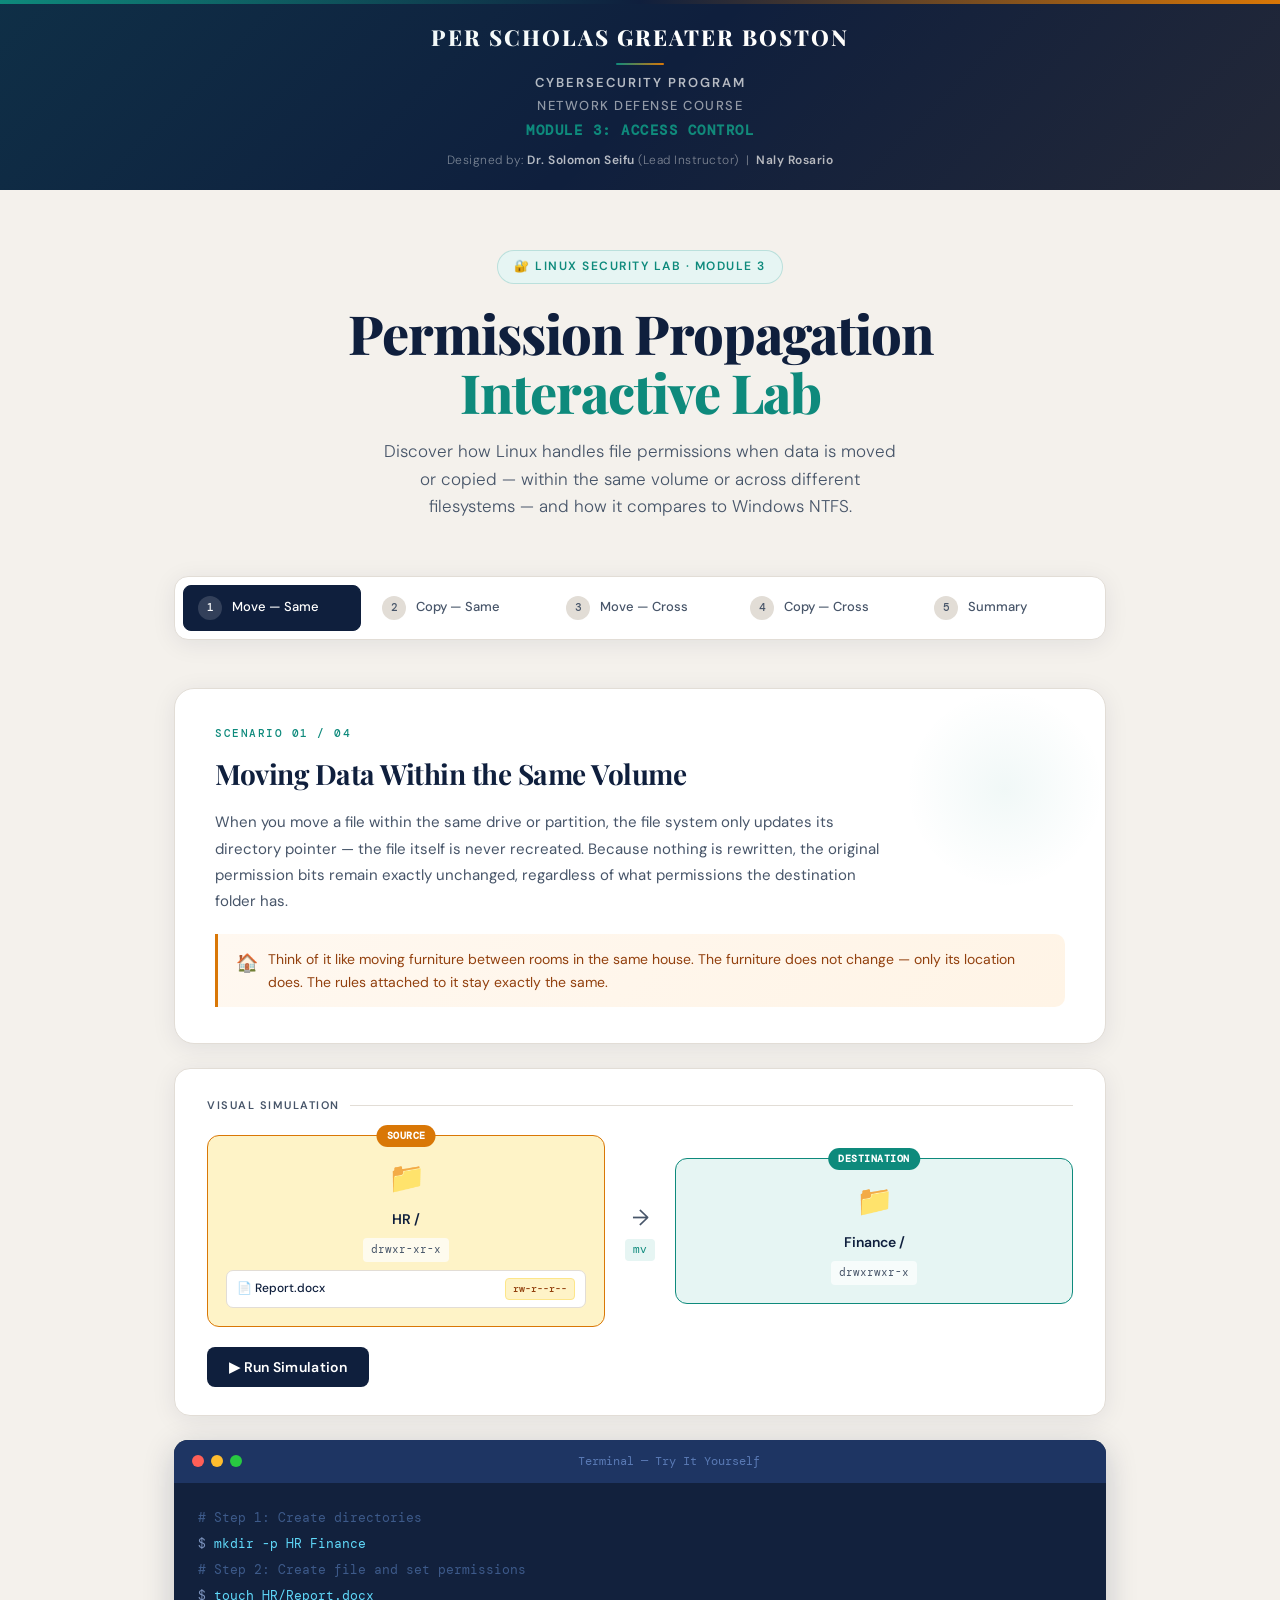
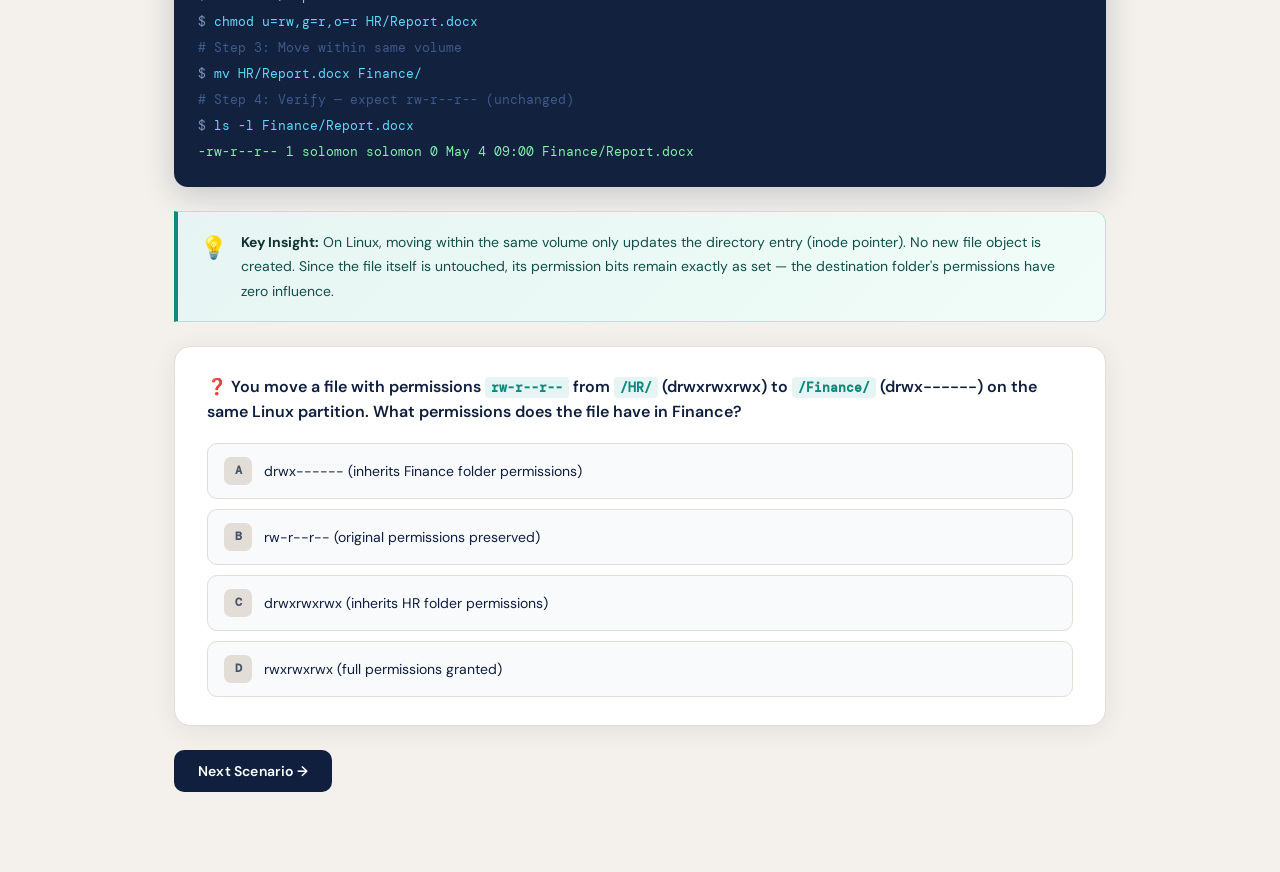
<file: permission_propagation_portal_v2 (1).html>
<!DOCTYPE html>
<html lang="en">
<head>
<meta charset="UTF-8">
<meta name="viewport" content="width=device-width, initial-scale=1.0">
<title>Permission Propagation Lab</title>
<link href="https://fonts.googleapis.com/css2?family=Playfair+Display:wght@700;800&family=DM+Sans:wght@300;400;500;600&family=DM+Mono:wght@400;500&display=swap" rel="stylesheet">
<style>
:root {
  --bg: #f4f1ec;
  --white: #ffffff;
  --navy: #0f1f3d;
  --navy2: #1a3160;
  --teal: #0e8a7c;
  --teal-light: #e6f5f3;
  --amber: #d97706;
  --amber-light: #fef3c7;
  --rose: #be123c;
  --rose-light: #fff1f2;
  --slate: #475569;
  --slate-light: #f8fafc;
  --border: #e2ddd6;
  --shadow: 0 4px 24px rgba(15,31,61,0.08);
  --shadow-lg: 0 12px 48px rgba(15,31,61,0.14);
  --win: #0078d4;
  --linux: #e05c1a;
  --green: #059669;
  --green-light: #ecfdf5;
}

* { margin: 0; padding: 0; box-sizing: border-box; }

body {
  background: var(--bg);
  color: var(--navy);
  font-family: 'DM Sans', sans-serif;
  font-weight: 400;
  line-height: 1.6;
  min-height: 100vh;
}

/* Decorative top stripe */
body::before {
  content: '';
  position: fixed;
  top: 0; left: 0; right: 0;
  height: 4px;
  background: linear-gradient(90deg, var(--teal), var(--navy), var(--amber));
  z-index: 100;
}

/* Institution Banner */
.institution-banner {
  background: var(--navy);
  color: #fff;
  padding: 20px 24px;
  text-align: center;
  position: relative;
  overflow: hidden;
  margin-bottom: 0;
}
.institution-banner::before {
  content: '';
  position: absolute;
  inset: 0;
  background: linear-gradient(135deg, rgba(14,138,124,0.15) 0%, transparent 50%, rgba(217,119,6,0.1) 100%);
  pointer-events: none;
}
.inst-org {
  font-family: 'Playfair Display', serif;
  font-size: clamp(16px, 3vw, 22px);
  font-weight: 800;
  letter-spacing: 2px;
  text-transform: uppercase;
  color: #fff;
  margin-bottom: 2px;
}
.inst-divider {
  width: 48px;
  height: 2px;
  background: linear-gradient(90deg, var(--teal), var(--amber));
  margin: 8px auto;
  border-radius: 2px;
}
.inst-program {
  font-size: clamp(11px, 2vw, 13px);
  font-weight: 600;
  letter-spacing: 2px;
  text-transform: uppercase;
  color: rgba(255,255,255,0.7);
  margin-bottom: 2px;
  font-family: 'DM Sans', sans-serif;
}
.inst-course {
  font-size: clamp(11px, 2vw, 13px);
  font-weight: 500;
  letter-spacing: 1.5px;
  text-transform: uppercase;
  color: rgba(255,255,255,0.55);
  margin-bottom: 2px;
  font-family: 'DM Sans', sans-serif;
}
.inst-module {
  font-size: clamp(12px, 2vw, 14px);
  font-weight: 700;
  letter-spacing: 1.5px;
  text-transform: uppercase;
  color: var(--teal);
  margin-bottom: 10px;
  font-family: 'DM Mono', monospace;
}
.inst-authors {
  font-size: 12px;
  color: rgba(255,255,255,0.45);
  font-family: 'DM Sans', sans-serif;
  font-weight: 300;
  letter-spacing: 0.5px;
}
.inst-authors strong {
  color: rgba(255,255,255,0.7);
  font-weight: 600;
}

.container {
  max-width: 980px;
  margin: 0 auto;
  padding: 60px 24px 80px;
}

/* ── HEADER ─────────────────────────────────────────── */
.header {
  text-align: center;
  margin-bottom: 56px;
}

.header-eyebrow {
  display: inline-flex;
  align-items: center;
  gap: 8px;
  background: var(--teal-light);
  color: var(--teal);
  font-size: 12px;
  font-weight: 600;
  letter-spacing: 1.5px;
  text-transform: uppercase;
  padding: 6px 16px;
  border-radius: 100px;
  margin-bottom: 20px;
  border: 1px solid rgba(14,138,124,0.2);
}

.header h1 {
  font-family: 'Playfair Display', serif;
  font-size: clamp(32px, 6vw, 54px);
  font-weight: 800;
  color: var(--navy);
  line-height: 1.1;
  margin-bottom: 16px;
  letter-spacing: -1px;
}

.header h1 span {
  color: var(--teal);
  display: block;
}

.header p {
  color: var(--slate);
  font-size: 17px;
  max-width: 520px;
  margin: 0 auto;
  font-weight: 300;
}

/* ── PROGRESS NAV ───────────────────────────────────── */
.progress-nav {
  display: flex;
  gap: 6px;
  margin-bottom: 48px;
  background: var(--white);
  border: 1px solid var(--border);
  border-radius: 14px;
  padding: 8px;
  box-shadow: var(--shadow);
  overflow-x: auto;
}

.nav-step {
  flex: 1;
  min-width: 120px;
  display: flex;
  align-items: center;
  gap: 10px;
  padding: 10px 14px;
  border-radius: 8px;
  cursor: pointer;
  transition: all 0.25s ease;
  font-size: 13px;
  font-weight: 500;
  color: var(--slate);
  white-space: nowrap;
  border: 1px solid transparent;
}

.nav-step:hover { background: var(--slate-light); color: var(--navy); }

.nav-step.active {
  background: var(--navy);
  color: #fff;
  border-color: var(--navy);
}

.nav-step.done {
  background: var(--green-light);
  color: var(--green);
  border-color: rgba(5,150,105,0.2);
}

.nav-num {
  width: 24px; height: 24px;
  border-radius: 50%;
  background: rgba(255,255,255,0.15);
  display: flex; align-items: center; justify-content: center;
  font-size: 11px;
  font-family: 'DM Mono', monospace;
  font-weight: 500;
  flex-shrink: 0;
}
.nav-step:not(.active) .nav-num { background: var(--border); color: var(--slate); }
.nav-step.done .nav-num { background: var(--green); color: #fff; }

/* ── SCENARIOS ──────────────────────────────────────── */
.scenario { display: none; animation: reveal 0.35s ease; }
.scenario.active { display: block; }

@keyframes reveal {
  from { opacity: 0; transform: translateY(16px); }
  to { opacity: 1; transform: translateY(0); }
}

/* Scenario header card */
.scene-card {
  background: var(--white);
  border: 1px solid var(--border);
  border-radius: 20px;
  padding: 36px 40px;
  margin-bottom: 24px;
  box-shadow: var(--shadow);
  position: relative;
  overflow: hidden;
}

.scene-card::after {
  content: '';
  position: absolute;
  top: 0; right: 0;
  width: 200px; height: 200px;
  background: radial-gradient(circle, rgba(14,138,124,0.06) 0%, transparent 70%);
  pointer-events: none;
}

.scene-tag {
  font-family: 'DM Mono', monospace;
  font-size: 11px;
  color: var(--teal);
  letter-spacing: 1.5px;
  text-transform: uppercase;
  margin-bottom: 10px;
  font-weight: 500;
}

.scene-title {
  font-family: 'Playfair Display', serif;
  font-size: 28px;
  font-weight: 700;
  color: var(--navy);
  margin-bottom: 12px;
  letter-spacing: -0.5px;
}

.scene-desc {
  color: var(--slate);
  font-size: 15px;
  line-height: 1.75;
  max-width: 680px;
}

.analogy-strip {
  margin-top: 20px;
  background: linear-gradient(135deg, #fff8f0, #fff4e6);
  border-left: 3px solid var(--amber);
  border-radius: 0 10px 10px 0;
  padding: 14px 18px;
  font-size: 14px;
  color: #92400e;
  display: flex;
  gap: 10px;
  align-items: flex-start;
}
.analogy-strip .icon { font-size: 18px; flex-shrink: 0; margin-top: 1px; }

/* OS comparison */
.os-grid {
  display: grid;
  grid-template-columns: 1fr 1fr;
  gap: 16px;
  margin-bottom: 24px;
}
@media(max-width:600px) { .os-grid { grid-template-columns: 1fr; } }

.os-panel {
  background: var(--white);
  border: 1px solid var(--border);
  border-radius: 14px;
  padding: 22px 24px;
  box-shadow: var(--shadow);
}

.os-panel.win { border-top: 3px solid var(--win); }
.os-panel.lin { border-top: 3px solid var(--linux); }

.os-label {
  display: inline-flex;
  align-items: center;
  gap: 6px;
  font-size: 12px;
  font-weight: 600;
  font-family: 'DM Mono', monospace;
  padding: 4px 10px;
  border-radius: 6px;
  margin-bottom: 10px;
  letter-spacing: 0.5px;
}
.os-label.win { background: rgba(0,120,212,0.08); color: var(--win); }
.os-label.lin { background: rgba(224,92,26,0.08); color: var(--linux); }

.os-text { font-size: 14px; color: var(--slate); line-height: 1.7; }
.os-text strong { color: var(--navy); }

/* Simulator */
.sim-box {
  background: var(--white);
  border: 1px solid var(--border);
  border-radius: 16px;
  padding: 28px 32px;
  margin-bottom: 24px;
  box-shadow: var(--shadow);
}

.box-label {
  font-size: 11px;
  font-weight: 600;
  letter-spacing: 1.5px;
  text-transform: uppercase;
  color: var(--slate);
  margin-bottom: 20px;
  display: flex;
  align-items: center;
  gap: 10px;
}
.box-label::after { content: ''; flex: 1; height: 1px; background: var(--border); }

.fs-row {
  display: flex;
  align-items: center;
  gap: 20px;
  margin-bottom: 20px;
  flex-wrap: wrap;
}

.folder-card {
  flex: 1;
  min-width: 180px;
  background: var(--slate-light);
  border: 1.5px solid var(--border);
  border-radius: 12px;
  padding: 18px;
  text-align: center;
  transition: all 0.3s;
  position: relative;
}
.folder-card.src { border-color: var(--amber); background: var(--amber-light); }
.folder-card.dst { border-color: var(--teal); background: var(--teal-light); }

.folder-tag {
  position: absolute;
  top: -11px; left: 50%;
  transform: translateX(-50%);
  font-size: 10px;
  font-weight: 700;
  padding: 3px 10px;
  border-radius: 20px;
  white-space: nowrap;
  font-family: 'DM Mono', monospace;
  letter-spacing: 0.5px;
}
.folder-tag.s { background: var(--amber); color: #fff; }
.folder-tag.d { background: var(--teal); color: #fff; }

.folder-icon { font-size: 30px; margin-bottom: 6px; }
.folder-name { font-size: 14px; font-weight: 600; color: var(--navy); margin-bottom: 4px; }
.folder-perm {
  font-family: 'DM Mono', monospace;
  font-size: 11px;
  color: var(--slate);
  background: rgba(255,255,255,0.7);
  padding: 3px 8px;
  border-radius: 4px;
  display: inline-block;
  margin-top: 4px;
}

.file-pill {
  display: flex;
  align-items: center;
  gap: 6px;
  background: #fff;
  border: 1px solid var(--border);
  border-radius: 7px;
  padding: 7px 10px;
  margin-top: 8px;
  font-size: 12px;
  font-weight: 500;
}
.file-pill.moved { animation: popIn 0.5s cubic-bezier(0.175,0.885,0.32,1.275) forwards; }

@keyframes popIn {
  from { transform: scale(0.7); opacity: 0; }
  to { transform: scale(1); opacity: 1; }
}

.perm-tag {
  margin-left: auto;
  font-family: 'DM Mono', monospace;
  font-size: 10px;
  padding: 2px 7px;
  border-radius: 4px;
  font-weight: 500;
}
.perm-tag.orig { background: #fef3c7; color: #92400e; border: 1px solid #fde68a; }
.perm-tag.keep { background: var(--green-light); color: var(--green); border: 1px solid #a7f3d0; }
.perm-tag.umask { background: #eff6ff; color: #1d4ed8; border: 1px solid #bfdbfe; }

.arrow-mid {
  display: flex;
  flex-direction: column;
  align-items: center;
  gap: 4px;
  color: var(--slate);
  flex-shrink: 0;
}
.arrow-mid span { font-size: 22px; animation: bounce 1.5s ease infinite; }
@keyframes bounce { 0%,100% { transform: translateX(0); } 50% { transform: translateX(4px); } }
.arrow-cmd { font-family: 'DM Mono', monospace; font-size: 11px; color: var(--teal); background: var(--teal-light); padding: 2px 8px; border-radius: 4px; }

.btn-run {
  display: inline-flex;
  align-items: center;
  gap: 8px;
  background: var(--navy);
  color: #fff;
  border: none;
  padding: 11px 22px;
  border-radius: 8px;
  font-family: 'DM Sans', sans-serif;
  font-size: 14px;
  font-weight: 600;
  cursor: pointer;
  transition: all 0.2s;
  letter-spacing: 0.3px;
}
.btn-run:hover { background: var(--navy2); transform: translateY(-1px); box-shadow: 0 6px 20px rgba(15,31,61,0.2); }

/* Sim output */
.sim-output {
  display: none;
  margin-top: 16px;
  background: #0f1f3d;
  border-radius: 10px;
  overflow: hidden;
}
.sim-output.show { display: block; animation: reveal 0.3s ease; }
.sim-out-bar {
  background: #1a3160;
  padding: 8px 16px;
  font-size: 11px;
  color: #7c93bd;
  font-family: 'DM Mono', monospace;
  display: flex;
  align-items: center;
  gap: 6px;
}
.sim-out-bar::before { content: '●'; color: #ef4444; }
.sim-out-bar::after { content: '  ● ●'; color: #7c93bd; }
.sim-out-body { padding: 16px 20px; font-family: 'DM Mono', monospace; font-size: 12.5px; line-height: 1.9; }
.l-cmd { color: #60d9fa; }
.l-cmt { color: #4a6fa5; }
.l-out { color: #86efac; }
.l-res { color: #fbbf24; font-weight: 500; }

/* Terminal */
.terminal-box {
  background: #12213d;
  border-radius: 14px;
  overflow: hidden;
  margin-bottom: 24px;
  box-shadow: 0 8px 32px rgba(15,31,61,0.2);
}
.term-bar {
  background: #1e3563;
  padding: 12px 18px;
  display: flex;
  align-items: center;
  gap: 7px;
}
.dot { width: 12px; height: 12px; border-radius: 50%; }
.dot.r { background: #ff5f57; }
.dot.y { background: #ffbd2e; }
.dot.g { background: #28ca41; }
.term-label { font-family: 'DM Mono', monospace; font-size: 12px; color: #5a7ab5; margin-left: auto; margin-right: auto; }
.term-body { padding: 22px 24px; font-family: 'DM Mono', monospace; font-size: 13px; line-height: 2; }
.t-prompt { color: #7c93bd; }
.t-cmd { color: #60d9fa; }
.t-cmt { color: #3d5a8a; }
.t-out { color: #86efac; }

/* Key insight */
.insight-card {
  background: linear-gradient(135deg, var(--teal-light), #f0fdf8);
  border: 1px solid rgba(14,138,124,0.2);
  border-left: 4px solid var(--teal);
  border-radius: 0 12px 12px 0;
  padding: 18px 22px;
  margin-bottom: 24px;
  display: flex;
  gap: 14px;
}
.insight-card .ic-icon { font-size: 22px; flex-shrink: 0; }
.insight-card .ic-text { font-size: 14px; color: #134e4a; line-height: 1.75; }
.insight-card .ic-text strong { color: #0f3330; }
.insight-card code { background: rgba(14,138,124,0.12); padding: 1px 5px; border-radius: 3px; font-family: 'DM Mono', monospace; font-size: 12px; color: var(--teal); }

/* Quiz */
.quiz-card {
  background: var(--white);
  border: 1px solid var(--border);
  border-radius: 16px;
  padding: 28px 32px;
  margin-bottom: 24px;
  box-shadow: var(--shadow);
}
.quiz-q-text {
  font-size: 16px;
  font-weight: 600;
  color: var(--navy);
  margin-bottom: 18px;
  line-height: 1.55;
}
.quiz-q-text code { background: var(--teal-light); color: var(--teal); padding: 2px 6px; border-radius: 4px; font-family: 'DM Mono', monospace; font-size: 13px; }

.q-options { display: flex; flex-direction: column; gap: 10px; }

.q-opt {
  display: flex;
  align-items: center;
  gap: 12px;
  padding: 13px 16px;
  background: var(--slate-light);
  border: 1.5px solid var(--border);
  border-radius: 10px;
  cursor: pointer;
  font-size: 14px;
  transition: all 0.2s;
  font-weight: 400;
}
.q-opt:hover { border-color: var(--navy); background: #fff; transform: translateX(3px); }
.q-opt.correct { border-color: var(--green); background: var(--green-light); color: #065f46; font-weight: 500; }
.q-opt.wrong { border-color: var(--rose); background: var(--rose-light); color: var(--rose); }
.q-opt.disabled { pointer-events: none; }

.q-letter {
  width: 28px; height: 28px;
  border-radius: 7px;
  background: var(--border);
  color: var(--slate);
  display: flex; align-items: center; justify-content: center;
  font-size: 12px; font-weight: 700;
  font-family: 'DM Mono', monospace;
  flex-shrink: 0;
  transition: all 0.2s;
}
.q-opt:hover .q-letter { background: var(--navy); color: #fff; }
.q-opt.correct .q-letter { background: var(--green); color: #fff; }
.q-opt.wrong .q-letter { background: var(--rose); color: #fff; }

.q-feedback {
  display: none;
  margin-top: 14px;
  padding: 14px 18px;
  border-radius: 10px;
  font-size: 14px;
  line-height: 1.65;
}
.q-feedback.show { display: block; }
.q-feedback.ok { background: var(--green-light); border: 1px solid #a7f3d0; color: #065f46; }
.q-feedback.no { background: var(--rose-light); border: 1px solid #fecdd3; color: #9f1239; }

/* Nav buttons */
.nav-buttons { display: flex; gap: 12px; flex-wrap: wrap; margin-top: 8px; }

.btn-nav {
  display: inline-flex;
  align-items: center;
  gap: 8px;
  padding: 12px 24px;
  border-radius: 10px;
  font-family: 'DM Sans', sans-serif;
  font-size: 14px;
  font-weight: 600;
  cursor: pointer;
  transition: all 0.2s;
  border: none;
  letter-spacing: 0.2px;
}
.btn-next { background: var(--navy); color: #fff; }
.btn-next:hover { background: var(--navy2); transform: translateY(-1px); box-shadow: 0 6px 20px rgba(15,31,61,0.2); }
.btn-back { background: var(--white); color: var(--navy); border: 1.5px solid var(--border); }
.btn-back:hover { border-color: var(--navy); background: var(--slate-light); }
.btn-teal { background: var(--teal); color: #fff; }
.btn-teal:hover { background: #0b7368; transform: translateY(-1px); box-shadow: 0 6px 20px rgba(14,138,124,0.25); }

/* Summary */
.summary-table { width: 100%; border-collapse: collapse; }
.summary-table th {
  background: var(--navy);
  color: rgba(255,255,255,0.7);
  padding: 12px 16px;
  text-align: left;
  font-size: 11px;
  font-weight: 600;
  letter-spacing: 1px;
  text-transform: uppercase;
  font-family: 'DM Mono', monospace;
}
.summary-table th:first-child { border-radius: 10px 0 0 0; }
.summary-table th:last-child { border-radius: 0 10px 0 0; }
.summary-table td {
  padding: 12px 16px;
  border-bottom: 1px solid var(--border);
  font-size: 13.5px;
  color: var(--slate);
}
.summary-table tr:last-child td { border-bottom: none; }
.summary-table tr:nth-child(even) td { background: var(--slate-light); }
.summary-table tr:hover td { background: var(--teal-light); }
.summary-table td strong { color: var(--navy); }
.tag-k { background: var(--green-light); color: var(--green); border: 1px solid #a7f3d0; padding: 2px 9px; border-radius: 20px; font-size: 11px; font-weight: 600; font-family: 'DM Mono', monospace; }
.tag-i { background: var(--amber-light); color: var(--amber); border: 1px solid #fde68a; padding: 2px 9px; border-radius: 20px; font-size: 11px; font-weight: 600; font-family: 'DM Mono', monospace; }
.tag-u { background: #eff6ff; color: #1d4ed8; border: 1px solid #bfdbfe; padding: 2px 9px; border-radius: 20px; font-size: 11px; font-weight: 600; font-family: 'DM Mono', monospace; }

.score-panel {
  text-align: center;
  background: var(--white);
  border: 1px solid var(--border);
  border-radius: 20px;
  padding: 48px 32px;
  margin-bottom: 28px;
  box-shadow: var(--shadow-lg);
}
.score-big {
  font-family: 'Playfair Display', serif;
  font-size: 80px;
  font-weight: 800;
  line-height: 1;
  margin-bottom: 8px;
}
.score-sub { font-size: 17px; color: var(--slate); margin-bottom: 12px; font-weight: 300; }
.score-msg-text { font-size: 15px; color: var(--slate); max-width: 400px; margin: 0 auto; }

.ref-grid {
  display: grid;
  grid-template-columns: repeat(auto-fit, minmax(200px, 1fr));
  gap: 16px;
  margin-bottom: 28px;
}
.ref-card {
  background: var(--white);
  border: 1px solid var(--border);
  border-radius: 14px;
  padding: 20px 22px;
  box-shadow: var(--shadow);
}
.ref-label { font-size: 11px; color: var(--slate); text-transform: uppercase; letter-spacing: 1px; font-weight: 600; font-family: 'DM Mono', monospace; margin-bottom: 6px; }
.ref-val { font-size: 19px; font-weight: 700; color: var(--navy); margin-bottom: 5px; font-family: 'Playfair Display', serif; }
.ref-desc { font-size: 12px; color: var(--slate); line-height: 1.55; }
.ref-val.t { color: var(--teal); }
.ref-val.a { color: var(--amber); }
.ref-val.w { color: var(--win); }
</style>
</head>
<body>

<!-- INSTITUTION BANNER -->
<div class="institution-banner">
  <div class="inst-org">Per Scholas Greater Boston</div>
  <div class="inst-divider"></div>
  <div class="inst-program">Cybersecurity Program</div>
  <div class="inst-course">Network Defense Course</div>
  <div class="inst-module">Module 3: Access Control</div>
  <div class="inst-authors">Designed by: <strong>Dr. Solomon Seifu</strong> (Lead Instructor) &nbsp;|&nbsp; <strong>Naly Rosario</strong></div>
</div>

<div class="container">

  <!-- HEADER -->
  <div class="header">
    <div class="header-eyebrow">🔐 Linux Security Lab · Module 3</div>
    <h1>Permission Propagation <span>Interactive Lab</span></h1>
    <p>Discover how Linux handles file permissions when data is moved or copied — within the same volume or across different filesystems — and how it compares to Windows NTFS.</p>
  </div>

  <!-- PROGRESS NAV -->
  <div class="progress-nav">
    <div class="nav-step active" onclick="goTo(0)" id="ns0"><div class="nav-num">1</div>Move — Same</div>
    <div class="nav-step" onclick="goTo(1)" id="ns1"><div class="nav-num">2</div>Copy — Same</div>
    <div class="nav-step" onclick="goTo(2)" id="ns2"><div class="nav-num">3</div>Move — Cross</div>
    <div class="nav-step" onclick="goTo(3)" id="ns3"><div class="nav-num">4</div>Copy — Cross</div>
    <div class="nav-step" onclick="goTo(4)" id="ns4"><div class="nav-num">5</div>Summary</div>
  </div>

  <!-- ═══════════════════════════════════════════════════ -->
  <!-- SCENARIO 1 -->
  <div class="scenario active" id="sc0">

    <div class="scene-card">
      <div class="scene-tag">Scenario 01 / 04</div>
      <div class="scene-title">Moving Data Within the Same Volume</div>
      <div class="scene-desc">When you move a file within the same drive or partition, the file system only updates its directory pointer — the file itself is never recreated. Because nothing is rewritten, the original permission bits remain exactly unchanged, regardless of what permissions the destination folder has.</div>
      <div class="analogy-strip">
        <div class="icon">🏠</div>
        <div>Think of it like moving furniture between rooms in the same house. The furniture does not change — only its location does. The rules attached to it stay exactly the same.</div>
      </div>
    </div>

    <div class="sim-box">
      <div class="box-label">Visual Simulation</div>
      <div class="fs-row">
        <div class="folder-card src">
          <div class="folder-tag s">SOURCE</div>
          <div class="folder-icon">📁</div>
          <div class="folder-name">HR /</div>
          <div class="folder-perm">drwxr-xr-x</div>
          <div class="file-pill">📄 Report.docx <span class="perm-tag orig">rw-r--r--</span></div>
        </div>
        <div class="arrow-mid">
          <span>→</span>
          <div class="arrow-cmd">mv</div>
        </div>
        <div class="folder-card dst">
          <div class="folder-tag d">DESTINATION</div>
          <div class="folder-icon">📁</div>
          <div class="folder-name">Finance /</div>
          <div class="folder-perm">drwxrwxr-x</div>
          <div class="file-pill" id="s1f" style="display:none;">📄 Report.docx <span class="perm-tag keep">rw-r--r-- ✓</span></div>
        </div>
      </div>
      <button class="btn-run" onclick="sim(1)">▶ Run Simulation</button>
      <div class="sim-output" id="s1o">
        <div class="sim-out-bar">bash — solomon@PSBOS-SSeifu</div>
        <div class="sim-out-body">
          <div class="l-cmt"># Set permissions on original file</div>
          <div class="l-cmd">$ chmod u=rw,g=r,o=r HR/Report.docx</div>
          <div class="l-cmt"># Move within same volume</div>
          <div class="l-cmd">$ mv HR/Report.docx Finance/</div>
          <div class="l-cmt"># Verify permissions</div>
          <div class="l-cmd">$ ls -l Finance/Report.docx</div>
          <div class="l-out">-rw-r--r-- 1 solomon solomon 0 May 4 09:00 Finance/Report.docx</div>
          <div class="l-res">✓ RESULT: Permissions preserved — rw-r--r-- unchanged</div>
        </div>
      </div>
    </div>

    <div class="terminal-box">
      <div class="term-bar"><div class="dot r"></div><div class="dot y"></div><div class="dot g"></div><div class="term-label">Terminal — Try It Yourself</div></div>
      <div class="term-body">
        <div><span class="t-cmt"># Step 1: Create directories</span></div>
        <div><span class="t-prompt">$ </span><span class="t-cmd">mkdir -p HR Finance</span></div>
        <div><span class="t-cmt"># Step 2: Create file and set permissions</span></div>
        <div><span class="t-prompt">$ </span><span class="t-cmd">touch HR/Report.docx</span></div>
        <div><span class="t-prompt">$ </span><span class="t-cmd">chmod u=rw,g=r,o=r HR/Report.docx</span></div>
        <div><span class="t-cmt"># Step 3: Move within same volume</span></div>
        <div><span class="t-prompt">$ </span><span class="t-cmd">mv HR/Report.docx Finance/</span></div>
        <div><span class="t-cmt"># Step 4: Verify — expect rw-r--r-- (unchanged)</span></div>
        <div><span class="t-prompt">$ </span><span class="t-cmd">ls -l Finance/Report.docx</span></div>
        <div><span class="t-out">-rw-r--r-- 1 solomon solomon 0 May 4 09:00 Finance/Report.docx</span></div>
      </div>
    </div>

    <div class="insight-card">
      <div class="ic-icon">💡</div>
      <div class="ic-text"><strong>Key Insight:</strong> On Linux, moving within the same volume only updates the directory entry (inode pointer). No new file object is created. Since the file itself is untouched, its permission bits remain exactly as set — the destination folder's permissions have zero influence.</div>
    </div>

    <div class="quiz-card">
      <div class="quiz-q-text">❓ You move a file with permissions <code>rw-r--r--</code> from <code>/HR/</code> (drwxrwxrwx) to <code>/Finance/</code> (drwx------) on the same Linux partition. What permissions does the file have in Finance?</div>
      <div class="q-options">
        <div class="q-opt" onclick="ans(this,false,0)"><div class="q-letter">A</div> drwx------ (inherits Finance folder permissions)</div>
        <div class="q-opt" onclick="ans(this,true,0)"><div class="q-letter">B</div> rw-r--r-- (original permissions preserved)</div>
        <div class="q-opt" onclick="ans(this,false,0)"><div class="q-letter">C</div> drwxrwxrwx (inherits HR folder permissions)</div>
        <div class="q-opt" onclick="ans(this,false,0)"><div class="q-letter">D</div> rwxrwxrwx (full permissions granted)</div>
      </div>
      <div class="q-feedback" id="qf0"></div>
    </div>

    <div class="nav-buttons">
      <button class="btn-nav btn-next" onclick="goTo(1)">Next Scenario →</button>
    </div>
  </div>

  <!-- ═══════════════════════════════════════════════════ -->
  <!-- SCENARIO 2 -->
  <div class="scenario" id="sc1">

    <div class="scene-card">
      <div class="scene-tag">Scenario 02 / 04</div>
      <div class="scene-title">Copying Data Within the Same Volume</div>
      <div class="scene-desc">Copying creates a brand-new file object. On Linux, that new file's permissions are derived from the original file's permissions filtered through the system's <strong>umask</strong> (commonly 022) — not from the destination folder. On Windows, the copy inherits the destination folder's permissions.</div>
      <div class="analogy-strip">
        <div class="icon">📋</div>
        <div>Copying is like photocopying a document. The photocopy is a brand new sheet of paper. On Linux it starts with your original rulebook filtered through a policy filter (umask). On Windows it starts fresh with the destination building's rules.</div>
      </div>
    </div>

    <div class="os-grid">
      <div class="os-panel win">
        <div class="os-label win">⊞ Windows NTFS</div>
        <div class="os-text">Copying within the same volume creates a <strong>new file</strong> that <strong>inherits permissions from the destination folder</strong>. The copy gets Finance folder's ACL rules applied automatically.</div>
      </div>
      <div class="os-panel lin">
        <div class="os-label lin">🐧 Linux</div>
        <div class="os-text">Copying creates a new file whose permissions are derived from the <strong>original file's permissions filtered by the system umask</strong>. The destination folder permissions have no direct effect.</div>
      </div>
    </div>

    <div class="sim-box">
      <div class="box-label">Visual Simulation</div>
      <div class="fs-row">
        <div class="folder-card src">
          <div class="folder-tag s">SOURCE</div>
          <div class="folder-icon">📁</div>
          <div class="folder-name">HR /</div>
          <div class="folder-perm">drwxr-xr-x</div>
          <div class="file-pill">📄 Report_copy.docx <span class="perm-tag orig">rw-rw-r--</span></div>
        </div>
        <div class="arrow-mid"><span>→</span><div class="arrow-cmd">cp</div></div>
        <div class="folder-card dst">
          <div class="folder-tag d">DESTINATION</div>
          <div class="folder-icon">📁</div>
          <div class="folder-name">Finance /</div>
          <div class="folder-perm">drwxrwxr-x</div>
          <div class="file-pill" id="s2f" style="display:none;">📄 Report_copy.docx <span class="perm-tag umask">rw-r--r-- (umask)</span></div>
        </div>
      </div>
      <button class="btn-run" onclick="sim(2)">▶ Run Simulation</button>
      <div class="sim-output" id="s2o">
        <div class="sim-out-bar">bash — solomon@PSBOS-SSeifu</div>
        <div class="sim-out-body">
          <div class="l-cmd">$ touch HR/Report_copy.docx</div>
          <div class="l-cmd">$ cp HR/Report_copy.docx Finance/</div>
          <div class="l-cmd">$ ls -l Finance/Report_copy.docx</div>
          <div class="l-out">-rw-r--r-- 1 solomon solomon 0 May 4 09:00 Finance/Report_copy.docx</div>
          <div class="l-res">⚠ RESULT: New file — permissions from umask, NOT Finance folder</div>
          <br>
          <div class="l-cmt"># To preserve original permissions exactly:</div>
          <div class="l-cmd">$ cp -p HR/Report_copy.docx Finance/</div>
        </div>
      </div>
    </div>

    <div class="terminal-box">
      <div class="term-bar"><div class="dot r"></div><div class="dot y"></div><div class="dot g"></div><div class="term-label">Terminal — Try It Yourself</div></div>
      <div class="term-body">
        <div><span class="t-cmt"># Create file in HR</span></div>
        <div><span class="t-prompt">$ </span><span class="t-cmd">touch HR/Report_copy.docx</span></div>
        <div><span class="t-cmt"># Copy to Finance (same volume)</span></div>
        <div><span class="t-prompt">$ </span><span class="t-cmd">cp HR/Report_copy.docx Finance/</span></div>
        <div><span class="t-cmt"># Verify — umask applied, not Finance folder permissions</span></div>
        <div><span class="t-prompt">$ </span><span class="t-cmd">ls -l Finance/Report_copy.docx</span></div>
        <div><span class="t-out">-rw-r--r-- 1 solomon solomon 0 May 4 09:00 Finance/Report_copy.docx</span></div>
        <div><span class="t-cmt"># Preserve original permissions exactly:</span></div>
        <div><span class="t-prompt">$ </span><span class="t-cmd">cp -p HR/Report_copy.docx Finance/</span></div>
      </div>
    </div>

    <div class="insight-card">
      <div class="ic-icon">💡</div>
      <div class="ic-text"><strong>Key Insight:</strong> <code>cp</code> without flags creates a new file using the source's permissions filtered by the system umask (typically 022, which removes group-write and other-write bits). Use <code>cp -p</code> to fully preserve original permissions. This is different from Windows where the copy inherits the destination folder's ACL.</div>
    </div>

    <div class="quiz-card">
      <div class="quiz-q-text">❓ On Linux, you copy a file from <code>/HR/</code> to <code>/Finance/</code> using <code>cp</code> (no flags). What determines the copied file's permissions?</div>
      <div class="q-options">
        <div class="q-opt" onclick="ans(this,false,1)"><div class="q-letter">A</div> The Finance folder's permissions are applied to the new copy</div>
        <div class="q-opt" onclick="ans(this,false,1)"><div class="q-letter">B</div> The file gets full rwxrwxrwx permissions by default</div>
        <div class="q-opt" onclick="ans(this,true,1)"><div class="q-letter">C</div> The original file's permissions filtered through the system umask</div>
        <div class="q-opt" onclick="ans(this,false,1)"><div class="q-letter">D</div> Root always owns the copied file</div>
      </div>
      <div class="q-feedback" id="qf1"></div>
    </div>

    <div class="nav-buttons">
      <button class="btn-nav btn-back" onclick="goTo(0)">← Previous</button>
      <button class="btn-nav btn-next" onclick="goTo(2)">Next Scenario →</button>
    </div>
  </div>

  <!-- ═══════════════════════════════════════════════════ -->
  <!-- SCENARIO 3 -->
  <div class="scenario" id="sc2">

    <div class="scene-card">
      <div class="scene-tag">Scenario 03 / 04</div>
      <div class="scene-title">Moving Data to a Different Volume</div>
      <div class="scene-desc">Moving across volumes behaves very differently between Windows and Linux. On Windows, cross-volume move = copy + delete, so the file inherits destination permissions. On Linux, <strong>mv always preserves the original permissions</strong> even across filesystems. To force inheritance on Linux you must do it manually.</div>
      <div class="analogy-strip">
        <div class="icon">🏢</div>
        <div>On Windows — moving to a different building means following that building's rules. On Linux — your personal rulebook travels with you regardless of which building you move into.</div>
      </div>
    </div>

    <div class="os-grid">
      <div class="os-panel win">
        <div class="os-label win">⊞ Windows NTFS</div>
        <div class="os-text">Cross-volume move = <strong>copy + delete</strong>. A brand-new file is created at the destination. It <strong>inherits the destination folder's ACL permissions</strong>. The original is then deleted.</div>
      </div>
      <div class="os-panel lin">
        <div class="os-label lin">🐧 Linux</div>
        <div class="os-text"><code style="font-family:'DM Mono',monospace;color:var(--linux);">mv</code> <strong>always preserves original permissions</strong> regardless of which filesystem the destination is on. To force inheritance, use <code style="font-family:'DM Mono',monospace;color:var(--linux);">chmod --reference</code> manually.</div>
      </div>
    </div>

    <div class="sim-box">
      <div class="box-label">Visual Simulation</div>
      <div class="fs-row">
        <div class="folder-card src">
          <div class="folder-tag s">VOLUME 1</div>
          <div class="folder-icon">💿</div>
          <div class="folder-name">HR /</div>
          <div class="folder-perm">drwxr-xr-x</div>
          <div class="file-pill">📄 Report.docx <span class="perm-tag orig">rw-r--r--</span></div>
        </div>
        <div class="arrow-mid"><span>→</span><div class="arrow-cmd">mv (cross)</div></div>
        <div class="folder-card dst">
          <div class="folder-tag d">VOLUME 2</div>
          <div class="folder-icon">💾</div>
          <div class="folder-name">/tmp/Different_Volume/</div>
          <div class="folder-perm">drwxrwxrwx</div>
          <div class="file-pill" id="s3f" style="display:none;">📄 Report.docx <span class="perm-tag keep">rw-r--r-- ✓ Linux</span></div>
        </div>
      </div>
      <button class="btn-run" onclick="sim(3)">▶ Run Simulation</button>
      <div class="sim-output" id="s3o">
        <div class="sim-out-bar">bash — solomon@PSBOS-SSeifu</div>
        <div class="sim-out-body">
          <div class="l-cmd">$ mkdir /tmp/Different_Volume && chmod 777 /tmp/Different_Volume</div>
          <div class="l-cmd">$ mv HR/Report.docx /tmp/Different_Volume/</div>
          <div class="l-cmd">$ ls -l /tmp/Different_Volume/Report.docx</div>
          <div class="l-out">-rw-r--r-- 1 solomon solomon 0 May 4 09:00 Report.docx</div>
          <div class="l-res">✓ LINUX: Permissions preserved despite cross-volume move</div>
          <br>
          <div class="l-cmt"># To manually force destination permissions:</div>
          <div class="l-cmd">$ chmod --reference=/tmp/Different_Volume /tmp/Different_Volume/Report.docx</div>
          <div class="l-out">-rwxrwxrwx 1 solomon solomon 0 May 4 09:00 Report.docx</div>
          <div class="l-res">→ NOW matches folder — but only because we forced it manually</div>
        </div>
      </div>
    </div>

    <div class="terminal-box">
      <div class="term-bar"><div class="dot r"></div><div class="dot y"></div><div class="dot g"></div><div class="term-label">Terminal — Try It Yourself</div></div>
      <div class="term-body">
        <div><span class="t-cmt"># Create different volume simulation</span></div>
        <div><span class="t-prompt">$ </span><span class="t-cmd">mkdir /tmp/Different_Volume</span></div>
        <div><span class="t-prompt">$ </span><span class="t-cmd">chmod 777 /tmp/Different_Volume</span></div>
        <div><span class="t-cmt"># Move across volumes</span></div>
        <div><span class="t-prompt">$ </span><span class="t-cmd">mv HR/Report.docx /tmp/Different_Volume/</span></div>
        <div><span class="t-cmt"># Verify — Linux preserves original permissions</span></div>
        <div><span class="t-prompt">$ </span><span class="t-cmd">ls -l /tmp/Different_Volume/Report.docx</span></div>
        <div><span class="t-out">-rw-r--r-- 1 solomon solomon 0 May 4 09:00 Report.docx</span></div>
        <div><span class="t-cmt"># Force destination folder permissions manually:</span></div>
        <div><span class="t-prompt">$ </span><span class="t-cmd">chmod --reference=/tmp/Different_Volume /tmp/Different_Volume/Report.docx</span></div>
      </div>
    </div>

    <div class="insight-card">
      <div class="ic-icon">💡</div>
      <div class="ic-text"><strong>Key Insight:</strong> <code>chmod --reference=source target</code> reads the permission bits from <em>source</em> and applies them to <em>target</em>. This is the Linux way to manually simulate Windows NTFS inheritance behavior. Without it, permissions always travel unchanged with the file.</div>
    </div>

    <div class="quiz-card">
      <div class="quiz-q-text">❓ On Linux, you move a file with permissions <code>rw-r--r--</code> to a folder with permissions <code>rwxrwxrwx</code> on a different filesystem. What happens?</div>
      <div class="q-options">
        <div class="q-opt" onclick="ans(this,false,2)"><div class="q-letter">A</div> They change to rwxrwxrwx — inheriting the destination folder</div>
        <div class="q-opt" onclick="ans(this,true,2)"><div class="q-letter">B</div> They remain rw-r--r-- — Linux always preserves permissions on mv</div>
        <div class="q-opt" onclick="ans(this,false,2)"><div class="q-letter">C</div> They change to the root user's default permissions</div>
        <div class="q-opt" onclick="ans(this,false,2)"><div class="q-letter">D</div> The move fails — cross-volume moves are not allowed on Linux</div>
      </div>
      <div class="q-feedback" id="qf2"></div>
    </div>

    <div class="nav-buttons">
      <button class="btn-nav btn-back" onclick="goTo(1)">← Previous</button>
      <button class="btn-nav btn-next" onclick="goTo(3)">Next Scenario →</button>
    </div>
  </div>

  <!-- ═══════════════════════════════════════════════════ -->
  <!-- SCENARIO 4 -->
  <div class="scenario" id="sc3">

    <div class="scene-card">
      <div class="scene-tag">Scenario 04 / 04</div>
      <div class="scene-title">Copying Data to a Different Volume</div>
      <div class="scene-desc">Copying to a different volume always creates a brand-new file. On Windows the copy inherits the destination folder's permissions. On Linux, the original permissions are preserved (filtered by umask) — exactly the same behavior as copying within the same volume. The destination folder has no automatic effect.</div>
      <div class="analogy-strip">
        <div class="icon">🗂️</div>
        <div>Whether you copy to the same building or a different building — on Linux the copy always carries the original rulebook (filtered through umask). On Windows the copy always follows the destination building's rules, no matter where it comes from.</div>
      </div>
    </div>

    <div class="os-grid">
      <div class="os-panel win">
        <div class="os-label win">⊞ Windows NTFS</div>
        <div class="os-text">A brand-new file is created on the other drive. It <strong>inherits the destination folder's permissions</strong> — same behavior as copying within the same volume. Source permissions are not carried over.</div>
      </div>
      <div class="os-panel lin">
        <div class="os-label lin">🐧 Linux</div>
        <div class="os-text"><code style="font-family:'DM Mono',monospace;color:var(--linux);">cp</code> to a different volume <strong>preserves original permissions (filtered by umask)</strong>. Destination folder has no effect. Use <code style="font-family:'DM Mono',monospace;color:var(--linux);">chmod --reference</code> to force it.</div>
      </div>
    </div>

    <div class="sim-box">
      <div class="box-label">Visual Simulation</div>
      <div class="fs-row">
        <div class="folder-card src">
          <div class="folder-tag s">SOURCE VOLUME</div>
          <div class="folder-icon">💿</div>
          <div class="folder-name">HR /</div>
          <div class="folder-perm">drwxr-xr-x</div>
          <div class="file-pill">📄 Report_copy2.docx <span class="perm-tag orig">rw-r--r--</span></div>
        </div>
        <div class="arrow-mid"><span>→</span><div class="arrow-cmd">cp (cross)</div></div>
        <div class="folder-card dst">
          <div class="folder-tag d">DIFFERENT VOLUME</div>
          <div class="folder-icon">💾</div>
          <div class="folder-name">/tmp/Different_Volume/</div>
          <div class="folder-perm">drwxrwxrwx</div>
          <div class="file-pill" id="s4f" style="display:none;">📄 Report_copy2.docx <span class="perm-tag keep">rw-r--r-- ✓ Linux</span></div>
        </div>
      </div>
      <button class="btn-run" onclick="sim(4)">▶ Run Simulation</button>
      <div class="sim-output" id="s4o">
        <div class="sim-out-bar">bash — solomon@PSBOS-SSeifu</div>
        <div class="sim-out-body">
          <div class="l-cmd">$ touch HR/Report_copy2.docx</div>
          <div class="l-cmd">$ chmod u=rw,g=r,o=r HR/Report_copy2.docx</div>
          <div class="l-cmd">$ cp HR/Report_copy2.docx /tmp/Different_Volume/</div>
          <div class="l-cmd">$ ls -l /tmp/Different_Volume/Report_copy2.docx</div>
          <div class="l-out">-rw-r--r-- 1 solomon solomon 0 May 4 09:00 Report_copy2.docx</div>
          <div class="l-res">✓ LINUX: Permissions preserved — destination folder had no effect</div>
          <br>
          <div class="l-cmt"># Force destination folder permissions:</div>
          <div class="l-cmd">$ chmod --reference=/tmp/Different_Volume /tmp/Different_Volume/Report_copy2.docx</div>
          <div class="l-out">-rwxrwxrwx 1 solomon solomon 0 May 4 09:00 Report_copy2.docx</div>
        </div>
      </div>
    </div>

    <div class="terminal-box">
      <div class="term-bar"><div class="dot r"></div><div class="dot y"></div><div class="dot g"></div><div class="term-label">Terminal — Try It Yourself</div></div>
      <div class="term-body">
        <div><span class="t-cmt"># Create and set permissions on test file</span></div>
        <div><span class="t-prompt">$ </span><span class="t-cmd">touch HR/Report_copy2.docx</span></div>
        <div><span class="t-prompt">$ </span><span class="t-cmd">chmod u=rw,g=r,o=r HR/Report_copy2.docx</span></div>
        <div><span class="t-cmt"># Copy to different volume</span></div>
        <div><span class="t-prompt">$ </span><span class="t-cmd">cp HR/Report_copy2.docx /tmp/Different_Volume/</span></div>
        <div><span class="t-cmt"># Verify — permissions preserved on Linux</span></div>
        <div><span class="t-prompt">$ </span><span class="t-cmd">ls -l /tmp/Different_Volume/Report_copy2.docx</span></div>
        <div><span class="t-out">-rw-r--r-- 1 solomon solomon 0 May 4 09:00 Report_copy2.docx</span></div>
        <div><span class="t-cmt"># Force inheritance from destination folder:</span></div>
        <div><span class="t-prompt">$ </span><span class="t-cmd">chmod --reference=/tmp/Different_Volume /tmp/Different_Volume/Report_copy2.docx</span></div>
      </div>
    </div>

    <div class="insight-card">
      <div class="ic-icon">💡</div>
      <div class="ic-text"><strong>Bottom Line:</strong> On Linux it does not matter whether you use <code>mv</code> or <code>cp</code>, and it does not matter whether the destination is the same volume or a different one — <strong>permissions always travel with the file</strong>. Destination folder permission inheritance is a Windows NTFS concept. On Linux you must apply it manually using <code>chmod --reference</code>.</div>
    </div>

    <div class="quiz-card">
      <div class="quiz-q-text">❓ On Linux, which command makes a copied file adopt the exact permissions of its destination folder?</div>
      <div class="q-options">
        <div class="q-opt" onclick="ans(this,false,3)"><div class="q-letter">A</div> cp --inherit /source /destination</div>
        <div class="q-opt" onclick="ans(this,false,3)"><div class="q-letter">B</div> mv --permissions /destination/file</div>
        <div class="q-opt" onclick="ans(this,true,3)"><div class="q-letter">C</div> chmod --reference=/destination/folder /destination/file</div>
        <div class="q-opt" onclick="ans(this,false,3)"><div class="q-letter">D</div> chown --inherit /destination/file</div>
      </div>
      <div class="q-feedback" id="qf3"></div>
    </div>

    <div class="nav-buttons">
      <button class="btn-nav btn-back" onclick="goTo(2)">← Previous</button>
      <button class="btn-nav btn-teal" onclick="goTo(4)">View Summary →</button>
    </div>
  </div>

  <!-- ═══════════════════════════════════════════════════ -->
  <!-- SUMMARY -->
  <div class="scenario" id="sc4">

    <div class="scene-card">
      <div class="scene-tag">Summary</div>
      <div class="scene-title">Permission Propagation — Complete Reference</div>
      <div class="scene-desc">Review the complete picture of how file permissions behave across all four scenarios on both Windows and Linux, then check your final quiz score.</div>
    </div>

    <div class="sim-box">
      <div class="box-label">Complete Reference Table</div>
      <table class="summary-table">
        <thead>
          <tr><th>Scenario</th><th>Operation</th><th>Windows NTFS</th><th>Linux</th><th>Linux Override</th></tr>
        </thead>
        <tbody>
          <tr><td><strong>Same Volume</strong></td><td>Move (mv)</td><td><span class="tag-k">Keeps original</span></td><td><span class="tag-k">Keeps original</span></td><td>N/A</td></tr>
          <tr><td><strong>Same Volume</strong></td><td>Copy (cp)</td><td><span class="tag-i">Inherits destination</span></td><td><span class="tag-u">umask applied</span></td><td><code style="font-family:'DM Mono',monospace;font-size:11px;color:var(--teal);">cp -p</code> to preserve</td></tr>
          <tr><td><strong>Different Volume</strong></td><td>Move (mv)</td><td><span class="tag-i">Inherits destination</span></td><td><span class="tag-k">Keeps original</span></td><td><code style="font-family:'DM Mono',monospace;font-size:11px;color:var(--teal);">chmod --reference</code></td></tr>
          <tr><td><strong>Different Volume</strong></td><td>Copy (cp)</td><td><span class="tag-i">Inherits destination</span></td><td><span class="tag-k">Keeps original</span></td><td><code style="font-family:'DM Mono',monospace;font-size:11px;color:var(--teal);">chmod --reference</code></td></tr>
        </tbody>
      </table>
    </div>

    <div class="score-panel" id="scorepanel">
      <div class="score-big" id="scorebig">—</div>
      <div class="score-sub">Quiz Score</div>
      <div class="score-msg-text" id="scoremsg">Complete the quiz in each scenario first, then click below to calculate your score.</div>
    </div>

    <div class="ref-grid">
      <div class="ref-card">
        <div class="ref-label">Linux mv rule</div>
        <div class="ref-val t">Always Preserves</div>
        <div class="ref-desc">Permissions travel with the file regardless of volume or filesystem</div>
      </div>
      <div class="ref-card">
        <div class="ref-label">Linux cp rule</div>
        <div class="ref-val t">umask Applied</div>
        <div class="ref-desc">New file gets original permissions filtered through the system umask</div>
      </div>
      <div class="ref-card">
        <div class="ref-label">Windows NTFS rule</div>
        <div class="ref-val w">Inherits Destination</div>
        <div class="ref-desc">Any copy or cross-volume move creates a file that inherits destination ACL</div>
      </div>
      <div class="ref-card">
        <div class="ref-label">Linux override command</div>
        <div class="ref-val a" style="font-size:15px;font-family:'DM Mono',monospace;">chmod --reference</div>
        <div class="ref-desc">The only way to manually force destination folder permissions on Linux</div>
      </div>
    </div>

    <div class="nav-buttons">
      <button class="btn-nav btn-back" onclick="goTo(0)">← Start Over</button>
      <button class="btn-nav btn-teal" onclick="calcScore()">📊 Calculate Score</button>
    </div>
  </div>

</div>

<script>
let current = 0;
const answers = [null, null, null, null];

const FB = [
  { y: "✅ Correct! On Linux, moving within the same volume only updates the directory pointer — no new file is created, so the original permissions are completely preserved. The destination folder permissions have zero effect.", n: "❌ Not quite. On Linux, mv within the same volume only updates a pointer — the file is not recreated. Its permissions remain exactly as set, regardless of the destination folder's permissions." },
  { y: "✅ Correct! On Linux, cp creates a new file using the original's permissions filtered through the system umask (typically 022). The destination folder's permissions play no role — this differs from Windows NTFS.", n: "❌ Not quite. On Linux, cp does not apply the destination folder's permissions. It creates a new file based on source permissions filtered by the system umask. Use cp -p to preserve exact permissions." },
  { y: "✅ Correct! On Linux, mv always preserves the original file permissions regardless of whether the move is cross-volume. You must use chmod --reference to force inheritance — it never happens automatically.", n: "❌ Not quite. Unlike Windows, Linux mv does not apply destination folder permissions even when moving across volumes. Permissions are always preserved. Use chmod --reference to manually force inheritance." },
  { y: "✅ Correct! chmod --reference=/destination/folder /destination/file copies the permission bits from the folder and applies them to the file. This is the only way to simulate Windows-style inheritance on Linux.", n: "❌ Not quite. The correct command is chmod --reference=/destination/folder /destination/file. There is no --inherit flag for cp or mv. chown changes ownership, not permissions." }
];

function goTo(n) {
  document.querySelectorAll('.scenario').forEach(s => s.classList.remove('active'));
  document.getElementById('sc' + n).classList.add('active');
  document.querySelectorAll('.nav-step').forEach((s, i) => {
    s.classList.remove('active');
    if (answers[i] !== null && i < 4) s.classList.add('done');
    else if (i < 4) s.classList.remove('done');
  });
  document.getElementById('ns' + n).classList.add('active');
  current = n;
  window.scrollTo({ top: 0, behavior: 'smooth' });
  if (n === 4) calcScore();
}

function ans(el, correct, q) {
  const opts = el.parentElement.querySelectorAll('.q-opt');
  opts.forEach(o => o.classList.add('disabled'));
  const fb = document.getElementById('qf' + q);
  el.classList.add(correct ? 'correct' : 'wrong');
  fb.className = 'q-feedback show ' + (correct ? 'ok' : 'no');
  fb.textContent = correct ? FB[q].y : FB[q].n;
  answers[q] = correct;
  if (!correct) {
    opts.forEach(o => { if (o.getAttribute('onclick').includes('true')) o.classList.add('correct'); });
  }
  document.getElementById('ns' + q).classList.add('done');
}

function sim(n) {
  const ids = { 1: ['s1f','s1o'], 2: ['s2f','s2o'], 3: ['s3f','s3o'], 4: ['s4f','s4o'] };
  const [fid, oid] = ids[n];
  const f = document.getElementById(fid);
  const o = document.getElementById(oid);
  f.style.display = 'flex';
  f.classList.add('moved');
  o.classList.add('show');
  setTimeout(() => f.classList.remove('moved'), 600);
}

function calcScore() {
  const score = answers.filter(a => a === true).length;
  const el = document.getElementById('scorebig');
  el.textContent = score + ' / 4';
  const colors = ['#be123c','#d97706','#d97706','#0e8a7c','#059669'];
  el.style.color = colors[score];
  const msgs = [
    "Keep going — review each scenario carefully and try again. You will get there!",
    "Good effort! Go back and re-read the scenarios where you got stuck.",
    "Solid progress! Two more correct and you will have it fully locked in.",
    "Almost perfect! Review the one you missed and it will click.",
    "Perfect score! You have fully mastered permission propagation on Linux and Windows. 🎉"
  ];
  document.getElementById('scoremsg').textContent = msgs[score];
}
</script>
</body>
</html>
</file>
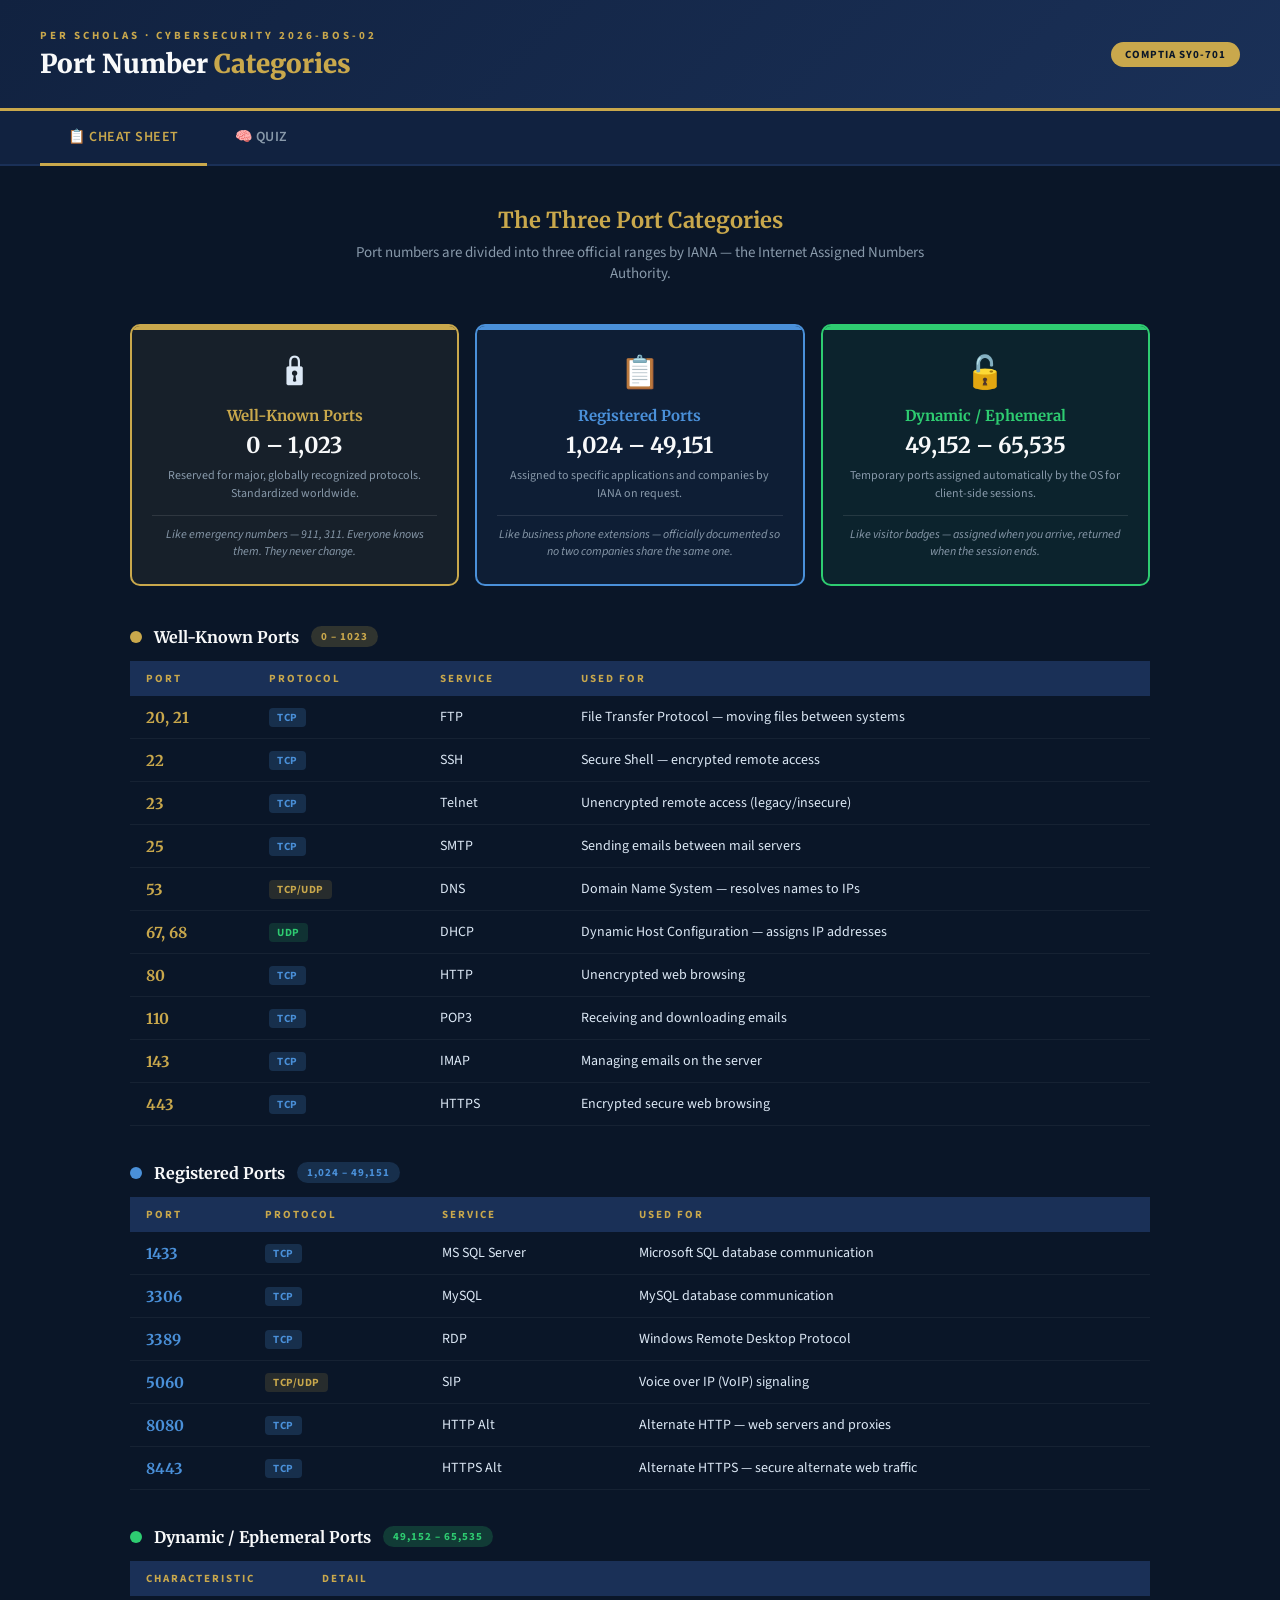
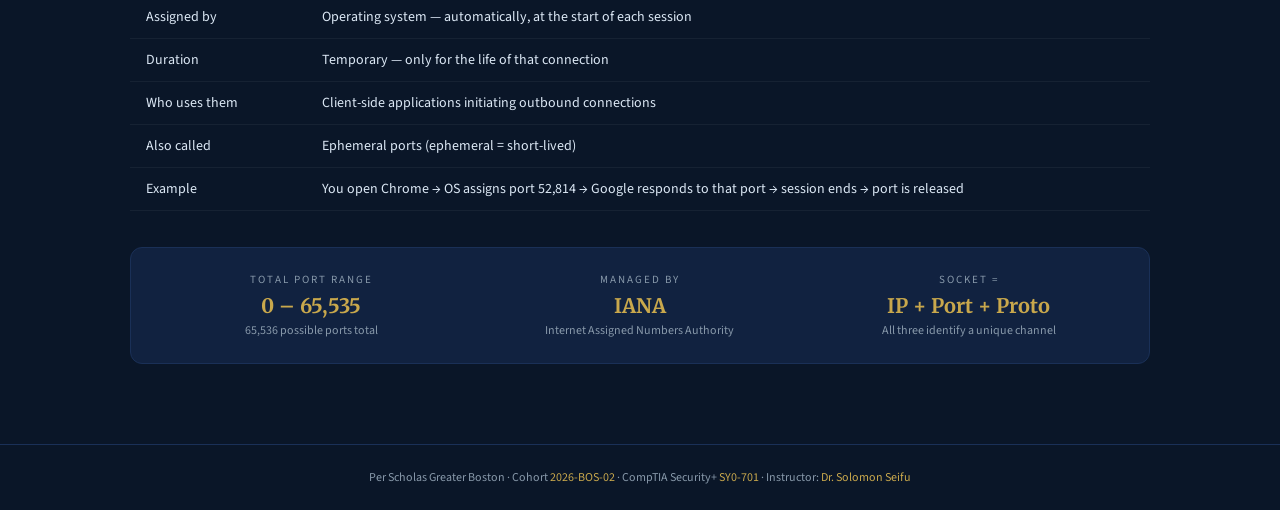
<file: port-categories-portal.html>
<!DOCTYPE html>
<html lang="en">
<head>
<meta charset="UTF-8">
<meta name="viewport" content="width=device-width, initial-scale=1.0">
<title>Port Number Categories — Per Scholas Cybersecurity</title>
<link href="https://fonts.googleapis.com/css2?family=Merriweather:wght@400;700;900&family=Source+Sans+3:wght@300;400;600;700&display=swap" rel="stylesheet">
<style>
  :root {
    --navy: #0a1628;
    --navy-mid: #112240;
    --navy-light: #1a3057;
    --gold: #c9a84c;
    --gold-light: #e8c96a;
    --gold-pale: #f5e6b8;
    --white: #f8f9fa;
    --gray: #8899aa;
    --success: #2ecc71;
    --danger: #e74c3c;
    --text: #dce8f5;
  }

  * { box-sizing: border-box; margin: 0; padding: 0; }

  body {
    font-family: 'Source Sans 3', sans-serif;
    background-color: var(--navy);
    color: var(--text);
    min-height: 100vh;
  }

  /* HEADER */
  header {
    background: linear-gradient(135deg, var(--navy-mid) 0%, var(--navy-light) 100%);
    border-bottom: 3px solid var(--gold);
    padding: 28px 40px;
    display: flex;
    align-items: center;
    justify-content: space-between;
    flex-wrap: wrap;
    gap: 16px;
  }
  .header-left .label {
    font-size: 11px;
    letter-spacing: 3px;
    color: var(--gold);
    text-transform: uppercase;
    font-weight: 700;
    margin-bottom: 4px;
  }
  .header-left h1 {
    font-family: 'Merriweather', serif;
    font-size: 26px;
    font-weight: 900;
    color: var(--white);
  }
  .header-left h1 span { color: var(--gold); }
  .badge {
    background: var(--gold);
    color: var(--navy);
    font-size: 11px;
    font-weight: 700;
    padding: 5px 14px;
    border-radius: 20px;
    letter-spacing: 1px;
    text-transform: uppercase;
  }

  /* TABS */
  .tabs {
    display: flex;
    gap: 0;
    padding: 0 40px;
    background: var(--navy-mid);
    border-bottom: 2px solid var(--navy-light);
  }
  .tab-btn {
    background: none;
    border: none;
    color: var(--gray);
    font-family: 'Source Sans 3', sans-serif;
    font-size: 14px;
    font-weight: 600;
    padding: 16px 28px;
    cursor: pointer;
    border-bottom: 3px solid transparent;
    margin-bottom: -2px;
    transition: all 0.2s;
    letter-spacing: 0.5px;
    text-transform: uppercase;
  }
  .tab-btn:hover { color: var(--gold-light); }
  .tab-btn.active {
    color: var(--gold);
    border-bottom-color: var(--gold);
  }

  /* MAIN CONTENT */
  .content { padding: 40px; max-width: 1100px; margin: 0 auto; }
  .tab-panel { display: none; }
  .tab-panel.active { display: block; }

  /* ─── CHEAT SHEET ─── */
  .section-intro {
    text-align: center;
    margin-bottom: 40px;
  }
  .section-intro h2 {
    font-family: 'Merriweather', serif;
    font-size: 22px;
    color: var(--gold);
    margin-bottom: 8px;
  }
  .section-intro p {
    color: var(--gray);
    font-size: 15px;
    max-width: 600px;
    margin: 0 auto;
  }

  .range-banner {
    display: grid;
    grid-template-columns: repeat(3, 1fr);
    gap: 16px;
    margin-bottom: 40px;
  }
  .range-card {
    border-radius: 10px;
    padding: 24px 20px;
    text-align: center;
    border: 2px solid;
    position: relative;
    overflow: hidden;
  }
  .range-card::before {
    content: '';
    position: absolute;
    top: 0; left: 0; right: 0;
    height: 4px;
  }
  .range-card.well-known { border-color: #c9a84c; background: rgba(201,168,76,0.07); }
  .range-card.well-known::before { background: var(--gold); }
  .range-card.registered { border-color: #4a90d9; background: rgba(74,144,217,0.07); }
  .range-card.registered::before { background: #4a90d9; }
  .range-card.dynamic { border-color: #2ecc71; background: rgba(46,204,113,0.07); }
  .range-card.dynamic::before { background: var(--success); }

  .range-icon { font-size: 32px; margin-bottom: 10px; }
  .range-name {
    font-family: 'Merriweather', serif;
    font-size: 15px;
    font-weight: 700;
    margin-bottom: 6px;
  }
  .range-card.well-known .range-name { color: var(--gold); }
  .range-card.registered .range-name { color: #4a90d9; }
  .range-card.dynamic .range-name { color: var(--success); }
  .range-number {
    font-size: 22px;
    font-weight: 700;
    color: var(--white);
    font-family: 'Merriweather', serif;
    margin-bottom: 8px;
  }
  .range-tagline {
    font-size: 12px;
    color: var(--gray);
    line-height: 1.5;
  }
  .range-analogy {
    margin-top: 12px;
    font-size: 12px;
    font-style: italic;
    color: var(--gray);
    border-top: 1px solid rgba(255,255,255,0.1);
    padding-top: 10px;
  }

  /* PORT TABLE */
  .port-section { margin-bottom: 36px; }
  .port-section-header {
    display: flex;
    align-items: center;
    gap: 12px;
    margin-bottom: 14px;
  }
  .port-section-header .dot {
    width: 12px; height: 12px;
    border-radius: 50%;
    flex-shrink: 0;
  }
  .well-known-dot { background: var(--gold); }
  .registered-dot { background: #4a90d9; }
  .dynamic-dot { background: var(--success); }
  .port-section-header h3 {
    font-family: 'Merriweather', serif;
    font-size: 16px;
    color: var(--white);
  }
  .port-section-header .range-tag {
    font-size: 11px;
    font-weight: 700;
    padding: 3px 10px;
    border-radius: 12px;
    letter-spacing: 1px;
    text-transform: uppercase;
  }
  .well-known-tag { background: rgba(201,168,76,0.2); color: var(--gold); }
  .registered-tag { background: rgba(74,144,217,0.2); color: #4a90d9; }
  .dynamic-tag { background: rgba(46,204,113,0.2); color: var(--success); }

  table { width: 100%; border-collapse: collapse; }
  thead tr { background: var(--navy-light); }
  thead th {
    text-align: left;
    padding: 10px 16px;
    font-size: 11px;
    letter-spacing: 2px;
    text-transform: uppercase;
    color: var(--gold);
    font-weight: 700;
  }
  tbody tr {
    border-bottom: 1px solid rgba(255,255,255,0.05);
    transition: background 0.15s;
  }
  tbody tr:hover { background: rgba(255,255,255,0.04); }
  tbody td { padding: 11px 16px; font-size: 14px; color: var(--text); }
  .port-num {
    font-family: 'Merriweather', serif;
    font-weight: 700;
    font-size: 15px;
  }
  .well-known-num { color: var(--gold); }
  .registered-num { color: #4a90d9; }
  .dynamic-num { color: var(--success); }
  .proto-badge {
    font-size: 11px;
    font-weight: 700;
    padding: 2px 8px;
    border-radius: 4px;
    letter-spacing: 0.5px;
  }
  .tcp-badge { background: rgba(74,144,217,0.2); color: #4a90d9; }
  .udp-badge { background: rgba(46,204,113,0.15); color: #2ecc71; }
  .both-badge { background: rgba(201,168,76,0.15); color: var(--gold); }

  /* KEY FACTS */
  .key-facts {
    display: grid;
    grid-template-columns: repeat(3, 1fr);
    gap: 16px;
    margin-top: 36px;
    background: var(--navy-mid);
    border: 1px solid var(--navy-light);
    border-radius: 12px;
    padding: 24px;
  }
  .key-fact { text-align: center; }
  .key-fact .kf-label {
    font-size: 11px;
    letter-spacing: 2px;
    text-transform: uppercase;
    color: var(--gray);
    margin-bottom: 6px;
  }
  .key-fact .kf-value {
    font-family: 'Merriweather', serif;
    font-size: 20px;
    font-weight: 700;
    color: var(--gold);
  }
  .key-fact .kf-sub {
    font-size: 12px;
    color: var(--gray);
    margin-top: 4px;
  }

  /* ─── QUIZ ─── */
  .quiz-header {
    text-align: center;
    margin-bottom: 36px;
  }
  .quiz-header h2 {
    font-family: 'Merriweather', serif;
    font-size: 22px;
    color: var(--gold);
    margin-bottom: 8px;
  }
  .quiz-header p { color: var(--gray); font-size: 15px; }

  .quiz-progress-bar-wrap {
    background: var(--navy-light);
    border-radius: 8px;
    height: 6px;
    margin-bottom: 32px;
    overflow: hidden;
  }
  .quiz-progress-bar {
    height: 100%;
    background: linear-gradient(90deg, var(--gold), var(--gold-light));
    border-radius: 8px;
    transition: width 0.4s ease;
  }

  .question-card {
    background: var(--navy-mid);
    border: 1px solid var(--navy-light);
    border-radius: 12px;
    padding: 32px;
    margin-bottom: 20px;
  }
  .q-meta {
    display: flex;
    justify-content: space-between;
    align-items: center;
    margin-bottom: 20px;
  }
  .q-counter {
    font-size: 12px;
    font-weight: 700;
    color: var(--gold);
    text-transform: uppercase;
    letter-spacing: 1.5px;
  }
  .q-category {
    font-size: 11px;
    padding: 3px 10px;
    border-radius: 12px;
    background: rgba(201,168,76,0.15);
    color: var(--gold);
    letter-spacing: 0.5px;
  }
  .question-text {
    font-family: 'Merriweather', serif;
    font-size: 17px;
    line-height: 1.6;
    color: var(--white);
    margin-bottom: 24px;
  }
  .options { display: flex; flex-direction: column; gap: 10px; }
  .option-btn {
    background: var(--navy-light);
    border: 2px solid transparent;
    border-radius: 8px;
    padding: 14px 18px;
    color: var(--text);
    font-family: 'Source Sans 3', sans-serif;
    font-size: 14px;
    text-align: left;
    cursor: pointer;
    transition: all 0.2s;
    display: flex;
    align-items: center;
    gap: 14px;
  }
  .option-btn:hover:not(:disabled) {
    border-color: var(--gold);
    background: rgba(201,168,76,0.1);
    color: var(--white);
  }
  .option-btn.correct {
    border-color: var(--success);
    background: rgba(46,204,113,0.12);
    color: #2ecc71;
  }
  .option-btn.wrong {
    border-color: var(--danger);
    background: rgba(231,76,60,0.12);
    color: #e74c3c;
  }
  .option-letter {
    width: 28px; height: 28px;
    border-radius: 50%;
    background: rgba(255,255,255,0.08);
    display: flex; align-items: center; justify-content: center;
    font-size: 12px;
    font-weight: 700;
    flex-shrink: 0;
    color: var(--gold);
  }
  .option-btn.correct .option-letter { background: rgba(46,204,113,0.3); color: #2ecc71; }
  .option-btn.wrong .option-letter { background: rgba(231,76,60,0.3); color: #e74c3c; }

  .feedback {
    margin-top: 18px;
    padding: 16px 18px;
    border-radius: 8px;
    font-size: 14px;
    line-height: 1.6;
    display: none;
  }
  .feedback.show { display: block; }
  .feedback.correct-fb { background: rgba(46,204,113,0.1); border-left: 4px solid var(--success); color: #7defa8; }
  .feedback.wrong-fb { background: rgba(231,76,60,0.1); border-left: 4px solid var(--danger); color: #f5a5a0; }

  .quiz-nav {
    display: flex;
    justify-content: flex-end;
    margin-top: 20px;
  }
  .nav-btn {
    background: var(--gold);
    color: var(--navy);
    border: none;
    border-radius: 8px;
    padding: 12px 28px;
    font-family: 'Source Sans 3', sans-serif;
    font-size: 14px;
    font-weight: 700;
    cursor: pointer;
    letter-spacing: 0.5px;
    text-transform: uppercase;
    transition: background 0.2s;
    display: none;
  }
  .nav-btn:hover { background: var(--gold-light); }
  .nav-btn.show { display: block; }

  /* RESULTS */
  .results-card {
    background: var(--navy-mid);
    border: 2px solid var(--gold);
    border-radius: 16px;
    padding: 48px 40px;
    text-align: center;
    display: none;
  }
  .results-card.show { display: block; }
  .results-icon { font-size: 60px; margin-bottom: 16px; }
  .results-title {
    font-family: 'Merriweather', serif;
    font-size: 26px;
    color: var(--gold);
    margin-bottom: 8px;
  }
  .results-score {
    font-size: 56px;
    font-family: 'Merriweather', serif;
    font-weight: 900;
    color: var(--white);
    margin: 16px 0;
  }
  .results-score span { color: var(--gold); font-size: 32px; }
  .results-msg { color: var(--gray); font-size: 16px; margin-bottom: 32px; }
  .results-breakdown {
    display: grid;
    grid-template-columns: repeat(3, 1fr);
    gap: 16px;
    margin-bottom: 32px;
  }
  .rb-card {
    background: var(--navy-light);
    border-radius: 10px;
    padding: 16px;
  }
  .rb-card .rb-num {
    font-family: 'Merriweather', serif;
    font-size: 28px;
    font-weight: 700;
  }
  .rb-card .rb-label { font-size: 12px; color: var(--gray); margin-top: 4px; }
  .correct-color { color: var(--success); }
  .wrong-color { color: var(--danger); }
  .skip-color { color: var(--gray); }
  .restart-btn {
    background: var(--gold);
    color: var(--navy);
    border: none;
    border-radius: 8px;
    padding: 14px 36px;
    font-family: 'Source Sans 3', sans-serif;
    font-size: 15px;
    font-weight: 700;
    cursor: pointer;
    letter-spacing: 0.5px;
    text-transform: uppercase;
    transition: background 0.2s;
  }
  .restart-btn:hover { background: var(--gold-light); }

  /* FOOTER */
  footer {
    text-align: center;
    padding: 24px;
    color: var(--gray);
    font-size: 12px;
    border-top: 1px solid var(--navy-light);
    margin-top: 40px;
  }
  footer span { color: var(--gold); }

  @media (max-width: 700px) {
    .range-banner { grid-template-columns: 1fr; }
    .key-facts { grid-template-columns: 1fr; }
    .results-breakdown { grid-template-columns: 1fr; }
    .content { padding: 20px; }
    .tabs { padding: 0 20px; overflow-x: auto; }
    header { padding: 20px; }
  }
</style>
</head>
<body>

<header>
  <div class="header-left">
    <div class="label">Per Scholas · Cybersecurity 2026-BOS-02</div>
    <h1>Port Number <span>Categories</span></h1>
  </div>
  <div class="badge">CompTIA SY0-701</div>
</header>

<nav class="tabs">
  <button class="tab-btn active" onclick="switchTab('cheatsheet', this)">📋 Cheat Sheet</button>
  <button class="tab-btn" onclick="switchTab('quiz', this)">🧠 Quiz</button>
</nav>

<div class="content">

  <!-- ══════════ CHEAT SHEET ══════════ -->
  <div id="cheatsheet" class="tab-panel active">

    <div class="section-intro">
      <h2>The Three Port Categories</h2>
      <p>Port numbers are divided into three official ranges by IANA — the Internet Assigned Numbers Authority.</p>
    </div>

    <!-- Range Cards -->
    <div class="range-banner">
      <div class="range-card well-known">
        <div class="range-icon">🔒</div>
        <div class="range-name">Well-Known Ports</div>
        <div class="range-number">0 – 1,023</div>
        <div class="range-tagline">Reserved for major, globally recognized protocols. Standardized worldwide.</div>
        <div class="range-analogy">Like emergency numbers — 911, 311. Everyone knows them. They never change.</div>
      </div>
      <div class="range-card registered">
        <div class="range-icon">📋</div>
        <div class="range-name">Registered Ports</div>
        <div class="range-number">1,024 – 49,151</div>
        <div class="range-tagline">Assigned to specific applications and companies by IANA on request.</div>
        <div class="range-analogy">Like business phone extensions — officially documented so no two companies share the same one.</div>
      </div>
      <div class="range-card dynamic">
        <div class="range-icon">🔓</div>
        <div class="range-name">Dynamic / Ephemeral</div>
        <div class="range-number">49,152 – 65,535</div>
        <div class="range-tagline">Temporary ports assigned automatically by the OS for client-side sessions.</div>
        <div class="range-analogy">Like visitor badges — assigned when you arrive, returned when the session ends.</div>
      </div>
    </div>

    <!-- Well-Known Ports Table -->
    <div class="port-section">
      <div class="port-section-header">
        <div class="dot well-known-dot"></div>
        <h3>Well-Known Ports</h3>
        <span class="range-tag well-known-tag">0 – 1023</span>
      </div>
      <table>
        <thead><tr><th>Port</th><th>Protocol</th><th>Service</th><th>Used For</th></tr></thead>
        <tbody>
          <tr><td class="port-num well-known-num">20, 21</td><td><span class="proto-badge tcp-badge">TCP</span></td><td>FTP</td><td>File Transfer Protocol — moving files between systems</td></tr>
          <tr><td class="port-num well-known-num">22</td><td><span class="proto-badge tcp-badge">TCP</span></td><td>SSH</td><td>Secure Shell — encrypted remote access</td></tr>
          <tr><td class="port-num well-known-num">23</td><td><span class="proto-badge tcp-badge">TCP</span></td><td>Telnet</td><td>Unencrypted remote access (legacy/insecure)</td></tr>
          <tr><td class="port-num well-known-num">25</td><td><span class="proto-badge tcp-badge">TCP</span></td><td>SMTP</td><td>Sending emails between mail servers</td></tr>
          <tr><td class="port-num well-known-num">53</td><td><span class="proto-badge both-badge">TCP/UDP</span></td><td>DNS</td><td>Domain Name System — resolves names to IPs</td></tr>
          <tr><td class="port-num well-known-num">67, 68</td><td><span class="proto-badge udp-badge">UDP</span></td><td>DHCP</td><td>Dynamic Host Configuration — assigns IP addresses</td></tr>
          <tr><td class="port-num well-known-num">80</td><td><span class="proto-badge tcp-badge">TCP</span></td><td>HTTP</td><td>Unencrypted web browsing</td></tr>
          <tr><td class="port-num well-known-num">110</td><td><span class="proto-badge tcp-badge">TCP</span></td><td>POP3</td><td>Receiving and downloading emails</td></tr>
          <tr><td class="port-num well-known-num">143</td><td><span class="proto-badge tcp-badge">TCP</span></td><td>IMAP</td><td>Managing emails on the server</td></tr>
          <tr><td class="port-num well-known-num">443</td><td><span class="proto-badge tcp-badge">TCP</span></td><td>HTTPS</td><td>Encrypted secure web browsing</td></tr>
        </tbody>
      </table>
    </div>

    <!-- Registered Ports Table -->
    <div class="port-section">
      <div class="port-section-header">
        <div class="dot registered-dot"></div>
        <h3>Registered Ports</h3>
        <span class="range-tag registered-tag">1,024 – 49,151</span>
      </div>
      <table>
        <thead><tr><th>Port</th><th>Protocol</th><th>Service</th><th>Used For</th></tr></thead>
        <tbody>
          <tr><td class="port-num registered-num">1433</td><td><span class="proto-badge tcp-badge">TCP</span></td><td>MS SQL Server</td><td>Microsoft SQL database communication</td></tr>
          <tr><td class="port-num registered-num">3306</td><td><span class="proto-badge tcp-badge">TCP</span></td><td>MySQL</td><td>MySQL database communication</td></tr>
          <tr><td class="port-num registered-num">3389</td><td><span class="proto-badge tcp-badge">TCP</span></td><td>RDP</td><td>Windows Remote Desktop Protocol</td></tr>
          <tr><td class="port-num registered-num">5060</td><td><span class="proto-badge both-badge">TCP/UDP</span></td><td>SIP</td><td>Voice over IP (VoIP) signaling</td></tr>
          <tr><td class="port-num registered-num">8080</td><td><span class="proto-badge tcp-badge">TCP</span></td><td>HTTP Alt</td><td>Alternate HTTP — web servers and proxies</td></tr>
          <tr><td class="port-num registered-num">8443</td><td><span class="proto-badge tcp-badge">TCP</span></td><td>HTTPS Alt</td><td>Alternate HTTPS — secure alternate web traffic</td></tr>
        </tbody>
      </table>
    </div>

    <!-- Dynamic Ports -->
    <div class="port-section">
      <div class="port-section-header">
        <div class="dot dynamic-dot"></div>
        <h3>Dynamic / Ephemeral Ports</h3>
        <span class="range-tag dynamic-tag">49,152 – 65,535</span>
      </div>
      <table>
        <thead><tr><th>Characteristic</th><th>Detail</th></tr></thead>
        <tbody>
          <tr><td>Assigned by</td><td>Operating system — automatically, at the start of each session</td></tr>
          <tr><td>Duration</td><td>Temporary — only for the life of that connection</td></tr>
          <tr><td>Who uses them</td><td>Client-side applications initiating outbound connections</td></tr>
          <tr><td>Also called</td><td>Ephemeral ports (ephemeral = short-lived)</td></tr>
          <tr><td>Example</td><td>You open Chrome → OS assigns port 52,814 → Google responds to that port → session ends → port is released</td></tr>
        </tbody>
      </table>
    </div>

    <!-- Key Facts -->
    <div class="key-facts">
      <div class="key-fact">
        <div class="kf-label">Total Port Range</div>
        <div class="kf-value">0 – 65,535</div>
        <div class="kf-sub">65,536 possible ports total</div>
      </div>
      <div class="key-fact">
        <div class="kf-label">Managed By</div>
        <div class="kf-value">IANA</div>
        <div class="kf-sub">Internet Assigned Numbers Authority</div>
      </div>
      <div class="key-fact">
        <div class="kf-label">Socket = </div>
        <div class="kf-value">IP + Port + Proto</div>
        <div class="kf-sub">All three identify a unique channel</div>
      </div>
    </div>

  </div>

  <!-- ══════════ QUIZ ══════════ -->
  <div id="quiz" class="tab-panel">

    <div class="quiz-header">
      <h2>Port Categories Quiz</h2>
      <p>Test your understanding of port number ranges and common port assignments.</p>
    </div>

    <div class="quiz-progress-bar-wrap">
      <div class="quiz-progress-bar" id="progressBar" style="width: 0%"></div>
    </div>

    <div id="quizArea">
      <div class="question-card" id="questionCard">
        <div class="q-meta">
          <div class="q-counter" id="qCounter">Question 1 of 12</div>
          <div class="q-category" id="qCategory">Category</div>
        </div>
        <div class="question-text" id="questionText"></div>
        <div class="options" id="optionsArea"></div>
        <div class="feedback" id="feedback"></div>
      </div>
      <div class="quiz-nav">
        <button class="nav-btn" id="nextBtn" onclick="nextQuestion()">Next →</button>
      </div>
    </div>

    <div class="results-card" id="resultsCard">
      <div class="results-icon" id="resultsIcon">🎉</div>
      <div class="results-title" id="resultsTitle">Quiz Complete!</div>
      <div class="results-score" id="resultsScore">0 <span>/ 12</span></div>
      <div class="results-msg" id="resultsMsg"></div>
      <div class="results-breakdown">
        <div class="rb-card"><div class="rb-num correct-color" id="rbCorrect">0</div><div class="rb-label">Correct</div></div>
        <div class="rb-card"><div class="rb-num wrong-color" id="rbWrong">0</div><div class="rb-label">Incorrect</div></div>
        <div class="rb-card"><div class="rb-num skip-color" id="rbPct">0%</div><div class="rb-label">Score</div></div>
      </div>
      <button class="restart-btn" onclick="restartQuiz()">🔄 Retake Quiz</button>
    </div>

  </div>
</div>

<footer>
  Per Scholas Greater Boston · Cohort <span>2026-BOS-02</span> · CompTIA Security+ <span>SY0-701</span> · Instructor: <span>Dr. Solomon Seifu</span>
</footer>

<script>
  // ── Tab switching
  function switchTab(id, btn) {
    document.querySelectorAll('.tab-panel').forEach(p => p.classList.remove('active'));
    document.querySelectorAll('.tab-btn').forEach(b => b.classList.remove('active'));
    document.getElementById(id).classList.add('active');
    btn.classList.add('active');
  }

  // ── Quiz Data
  const questions = [
    { q: "Which port category covers the range 0 to 1,023?", options: ["Registered Ports", "Dynamic Ports", "Well-Known Ports", "Ephemeral Ports"], answer: 2, category: "Ranges", feedback: "Well-Known Ports (0–1,023) are reserved for globally recognized services like HTTP (80), HTTPS (443), and SSH (22)." },
    { q: "Port 443 is used for HTTPS. Which category does it belong to?", options: ["Registered Ports", "Well-Known Ports", "Dynamic Ports", "Private Ports"], answer: 1, category: "Well-Known", feedback: "Port 443 falls in the 0–1,023 range, making it a Well-Known Port. It is the standard port for HTTPS — encrypted web browsing." },
    { q: "Your OS picks port 52,814 when you open a browser tab. What category is this?", options: ["Well-Known Port", "Registered Port", "Dynamic / Ephemeral Port", "Reserved Port"], answer: 2, category: "Dynamic", feedback: "Ports 49,152–65,535 are Dynamic (Ephemeral) ports. The OS assigns them temporarily for each outbound client session, then releases them when the session ends." },
    { q: "Which organization officially manages and assigns port number categories?", options: ["IEEE", "IANA", "IETF", "ISO"], answer: 1, category: "Concepts", feedback: "IANA — the Internet Assigned Numbers Authority — is responsible for global IP address allocation, DNS root zone management, and port number assignments." },
    { q: "Port 3389 is used for Windows Remote Desktop (RDP). What category is it in?", options: ["Well-Known Ports (0–1023)", "Registered Ports (1024–49151)", "Dynamic Ports (49152–65535)", "Reserved Ports"], answer: 1, category: "Registered", feedback: "Port 3389 falls in the 1,024–49,151 range — making it a Registered Port. It was registered with IANA by Microsoft for RDP." },
    { q: "What is another name for Dynamic Ports?", options: ["Reserved Ports", "Privileged Ports", "Ephemeral Ports", "Assigned Ports"], answer: 2, category: "Concepts", feedback: "Dynamic ports are also called Ephemeral ports — from the Greek word 'ephemeros' meaning short-lived. They exist only for the duration of a session." },
    { q: "Which port is used by SSH for secure remote access?", options: ["21", "22", "23", "25"], answer: 1, category: "Well-Known", feedback: "Port 22 is the Well-Known port for SSH (Secure Shell). It provides encrypted terminal access to remote systems — unlike Telnet on port 23 which is unencrypted." },
    { q: "What range do Registered Ports cover?", options: ["0 – 1,023", "1,024 – 49,151", "49,152 – 65,535", "1,024 – 65,535"], answer: 1, category: "Ranges", feedback: "Registered Ports span 1,024 to 49,151. They are assigned by IANA to specific companies and applications upon request — like MySQL (3306) and RDP (3389)." },
    { q: "Which port does DNS use, and what makes it unique?", options: ["Port 80 — it uses only TCP", "Port 53 — it uses both TCP and UDP", "Port 22 — it uses only UDP", "Port 53 — it uses only TCP"], answer: 1, category: "Well-Known", feedback: "DNS uses port 53 on both TCP and UDP. UDP is used for standard fast queries; TCP is used for larger responses like zone transfers." },
    { q: "Port 8080 is best described as:", options: ["A Well-Known port for HTTPS", "An alternate HTTP port in the Registered range", "A dynamic port assigned by the OS", "A reserved IANA port for FTP"], answer: 1, category: "Registered", feedback: "Port 8080 is a Registered Port (1024–49151) used as an alternate to port 80 for HTTP traffic — common on development servers and web proxies." },
    { q: "Which statement best describes Well-Known Ports?", options: ["They are randomly assigned by the OS for each session", "They are registered by companies with IANA on request", "They are universally standardized for major global protocols", "They are only used by UDP, never TCP"], answer: 2, category: "Concepts", feedback: "Well-Known Ports are universally agreed upon, pre-assigned by IANA for major protocols. Every device worldwide recognizes them — similar to how everyone knows 911 is for emergencies." },
    { q: "A socket is made up of which three components?", options: ["IP Address + MAC Address + Port", "IP Address + Port Number + Protocol", "Port Number + Protocol + DNS Name", "MAC Address + Port + Sequence Number"], answer: 1, category: "Concepts", feedback: "A socket = IP Address + Port Number + Protocol (TCP or UDP). All three together identify a unique communication channel. That is why Port 80/TCP and Port 80/UDP are different sockets — the protocol is different." }
  ];

  let current = 0;
  let score = 0;
  let wrong = 0;
  let answered = false;

  function loadQuestion() {
    const q = questions[current];
    answered = false;
    document.getElementById('qCounter').textContent = `Question ${current + 1} of ${questions.length}`;
    document.getElementById('qCategory').textContent = q.category;
    document.getElementById('questionText').textContent = q.q;
    document.getElementById('progressBar').style.width = `${(current / questions.length) * 100}%`;

    const fb = document.getElementById('feedback');
    fb.className = 'feedback';
    fb.textContent = '';

    document.getElementById('nextBtn').classList.remove('show');

    const opts = document.getElementById('optionsArea');
    opts.innerHTML = '';
    const letters = ['A', 'B', 'C', 'D'];
    q.options.forEach((opt, i) => {
      const btn = document.createElement('button');
      btn.className = 'option-btn';
      btn.innerHTML = `<span class="option-letter">${letters[i]}</span>${opt}`;
      btn.onclick = () => selectAnswer(i, btn);
      opts.appendChild(btn);
    });
  }

  function selectAnswer(index, btn) {
    if (answered) return;
    answered = true;
    const q = questions[current];
    const allBtns = document.querySelectorAll('.option-btn');
    allBtns.forEach(b => b.disabled = true);

    const fb = document.getElementById('feedback');
    if (index === q.answer) {
      btn.classList.add('correct');
      score++;
      fb.textContent = '✅ Correct! ' + q.feedback;
      fb.className = 'feedback correct-fb show';
    } else {
      btn.classList.add('wrong');
      allBtns[q.answer].classList.add('correct');
      wrong++;
      fb.textContent = '❌ Not quite. ' + q.feedback;
      fb.className = 'feedback wrong-fb show';
    }

    document.getElementById('nextBtn').classList.add('show');
  }

  function nextQuestion() {
    current++;
    if (current < questions.length) {
      loadQuestion();
    } else {
      showResults();
    }
  }

  function showResults() {
    document.getElementById('quizArea').style.display = 'none';
    const pct = Math.round((score / questions.length) * 100);
    const rc = document.getElementById('resultsCard');
    rc.classList.add('show');
    document.getElementById('resultsScore').innerHTML = `${score} <span>/ ${questions.length}</span>`;
    document.getElementById('rbCorrect').textContent = score;
    document.getElementById('rbWrong').textContent = wrong;
    document.getElementById('rbPct').textContent = pct + '%';
    document.getElementById('progressBar').style.width = '100%';

    let icon, title, msg;
    if (pct === 100) { icon = '🏆'; title = 'Perfect Score!'; msg = 'Outstanding work. You have mastered port number categories.'; }
    else if (pct >= 80) { icon = '🎯'; title = 'Great Job!'; msg = 'Strong performance. Review any missed questions and you\'ll have this locked in.'; }
    else if (pct >= 60) { icon = '📚'; title = 'Good Effort!'; msg = 'You\'re getting there. Review the cheat sheet and try again to sharpen your recall.'; }
    else { icon = '💪'; title = 'Keep Studying!'; msg = 'Head back to the cheat sheet, review the ranges and port numbers, then retake the quiz.'; }

    document.getElementById('resultsIcon').textContent = icon;
    document.getElementById('resultsTitle').textContent = title;
    document.getElementById('resultsMsg').textContent = msg;
  }

  function restartQuiz() {
    current = 0; score = 0; wrong = 0;
    document.getElementById('resultsCard').classList.remove('show');
    document.getElementById('quizArea').style.display = 'block';
    loadQuestion();
  }

  // Init
  loadQuestion();
</script>
</body>
</html>
</file>
<file: CryptoSimulator/style.css>
/* ══════════════════════════════════════════════════════════
   CRYPTOLAB — DESIGN SYSTEM
   Purple-navy dark theme · Outfit + DM Sans + Fira Code
   ══════════════════════════════════════════════════════════ */

/* ── 1. CSS Custom Properties (Design Tokens) ──────────── */
:root {
  --bg:       #0D0B1F;
  --s1:       #131128;
  --s2:       #1B1840;
  --s3:       #23204C;

  --cyan:     #818CF8;
  --cyan-lo:  rgba(129,140,248,0.15);
  --cyan-md:  rgba(129,140,248,0.32);

  --green:    #10B981;
  --green-lo: rgba(16,185,129,0.13);

  --orange:   #F97316;
  --orange-lo:rgba(249,115,22,0.13);

  --red:      #EF4444;
  --red-lo:   rgba(239,68,68,0.13);

  --purple:   #7C3AED;
  --purple-lo:rgba(124,58,237,0.15);

  --gold:     #FBBF24;
  --gold-lo:  rgba(251,191,36,0.13);

  --text:     #EDE9FF;
  --muted:    #8B859E;
  --border:   rgba(129,140,248,0.2);
  --border-md:rgba(129,140,248,0.38);

  --font-head: 'Outfit', -apple-system, BlinkMacSystemFont, 'Segoe UI', sans-serif;
  --font-body: 'DM Sans', -apple-system, BlinkMacSystemFont, 'Segoe UI', sans-serif;
  --font-mono: 'Fira Code', 'Courier New', Courier, monospace;
}

/* ── 2. CSS Reset & Base ───────────────────────────────── */
*, *::before, *::after { box-sizing: border-box; margin: 0; padding: 0; }

html { scroll-behavior: smooth; }

body {
  background: var(--bg);
  color: var(--text);
  font-family: var(--font-body);
  font-size: 15px;
  line-height: 1.6;
  min-height: 100vh;
  overflow-x: hidden;
}

::-webkit-scrollbar { width: 5px; height: 5px; }
::-webkit-scrollbar-track { background: var(--s1); }
::-webkit-scrollbar-thumb { background: rgba(129,140,248,0.3); border-radius: 10px; }
::-webkit-scrollbar-thumb:hover { background: rgba(129,140,248,0.5); }

/* ── 3. Background overlays ────────────────────────────── */
body::before {
  content: '';
  position: fixed; inset: 0; z-index: 0; pointer-events: none;
  background-image:
    linear-gradient(rgba(129,140,248,0.04) 1px, transparent 1px),
    linear-gradient(90deg, rgba(129,140,248,0.04) 1px, transparent 1px);
  background-size: 44px 44px;
}

body::after {
  content: '';
  position: fixed; inset: 0; z-index: 0; pointer-events: none;
  background:
    radial-gradient(ellipse 60% 50% at 8% 0%, rgba(124,58,237,0.14) 0%, transparent 62%),
    radial-gradient(ellipse 55% 55% at 92% 100%, rgba(129,140,248,0.10) 0%, transparent 62%);
}

/* ── 4. Keyframe Animations ────────────────────────────── */
@keyframes fadeUp {
  from { opacity: 0; transform: translateY(14px); }
  to   { opacity: 1; transform: translateY(0); }
}
@keyframes blink {
  0%, 100% { opacity: 1; }
  50%       { opacity: 0; }
}
@keyframes charFlip {
  from { opacity: 0; transform: translateY(-7px); }
  to   { opacity: 1; transform: translateY(0); }
}
@keyframes scanPulse {
  0%, 100% { opacity: 0.5; }
  50%       { opacity: 1; }
}
@keyframes correctPop {
  0%   { transform: scale(1); }
  50%  { transform: scale(1.04); }
  100% { transform: scale(1); }
}
@keyframes toastIn {
  from { opacity: 0; transform: translateY(12px); }
  to   { opacity: 1; transform: translateY(0); }
}
@keyframes spin {
  from { transform: rotate(0deg); }
  to   { transform: rotate(360deg); }
}

/* ── 5. Layout ─────────────────────────────────────────── */
.top-banner {
  position: relative; z-index: 101;
  background: linear-gradient(90deg, var(--purple) 0%, #5B21B6 50%, var(--purple) 100%);
  padding: 9px 20px;
  text-align: center;
  font-family: var(--font-head);
  font-size: 11px; font-weight: 600; letter-spacing: 2px;
  color: rgba(237,233,255,0.92);
  border-bottom: 1px solid rgba(129,140,248,0.3);
}

.app-header {
  position: sticky; top: 0; z-index: 100;
  background: rgba(13,11,31,0.96);
  border-bottom: 1px solid var(--border);
  backdrop-filter: blur(18px);
  -webkit-backdrop-filter: blur(18px);
}

.header-inner {
  max-width: 1040px; margin: 0 auto;
  padding: 0 18px;
  display: flex; align-items: center; gap: 12px;
  height: 58px;
}

.logo {
  font-family: var(--font-head);
  font-size: 19px; font-weight: 700; letter-spacing: 0.5px;
  color: var(--cyan); flex-shrink: 0; cursor: pointer;
  user-select: none;
}
.logo-accent { color: var(--purple); }

.nav-tabs {
  display: flex; gap: 3px; flex: 1;
  overflow-x: auto; scrollbar-width: none;
}
.nav-tabs::-webkit-scrollbar { display: none; }

.nav-tab {
  padding: 6px 13px; border-radius: 100px;
  border: 1.5px solid transparent;
  background: transparent;
  color: var(--muted);
  font-family: var(--font-head); font-size: 13px; font-weight: 500;
  cursor: pointer; transition: all .18s;
  white-space: nowrap; flex-shrink: 0;
}
.nav-tab:hover { color: var(--cyan); background: var(--cyan-lo); }
.nav-tab.active {
  color: var(--cyan);
  background: var(--cyan-lo);
  border-color: var(--border-md);
}

.header-stats {
  display: flex; gap: 16px; align-items: center; flex-shrink: 0;
}

.stat-block { text-align: center; }
.stat-val {
  font-family: var(--font-head); font-size: 19px; font-weight: 700;
  color: var(--green); line-height: 1;
}
.stat-lbl {
  font-size: 9px; color: var(--muted); letter-spacing: 2px;
  font-family: var(--font-head); text-transform: uppercase;
}

.level-pill {
  padding: 5px 16px; border-radius: 100px;
  background: var(--cyan-lo); border: 1.5px solid var(--border-md);
  font-family: var(--font-head); font-size: 14px; font-weight: 700;
  color: var(--cyan);
}

.main-content {
  position: relative; z-index: 1;
}

.module-container {
  max-width: 940px; margin: 0 auto;
  padding: 28px 20px 80px;
}

/* ── 6. Card Component ─────────────────────────────────── */
.card {
  background: linear-gradient(145deg, var(--s1) 0%, var(--s2) 65%, var(--s3) 100%);
  border: 1px solid var(--border);
  border-radius: 16px;
  padding: 24px;
  position: relative;
  overflow: hidden;
  box-shadow: 0 2px 18px rgba(0,0,0,0.38);
  margin-bottom: 16px;
}
.card:last-child { margin-bottom: 0; }
.card::before {
  content: '';
  position: absolute; top: 0; left: 0; right: 0; height: 1px;
  background: linear-gradient(90deg, transparent, rgba(129,140,248,0.48), transparent);
}
.card.accent {
  border-color: var(--border-md);
  box-shadow: 0 4px 32px rgba(129,140,248,0.1);
}
.card.p-sm { padding: 18px 22px; }
.card.p-xs { padding: 14px 18px; }
.card.no-mb { margin-bottom: 0; }

/* Colored border variants */
.card.border-red    { border-color: rgba(239,68,68,0.28); }
.card.border-green  { border-color: rgba(16,185,129,0.28); }
.card.border-purple { border-color: rgba(124,58,237,0.28); }
.card.border-cyan   { border-color: rgba(129,140,248,0.28); }

/* ── 7. Button Component ───────────────────────────────── */
.btn {
  padding: 11px 26px; border-radius: 100px;
  border: 1.5px solid; background: transparent;
  font-family: var(--font-head); font-size: 13px; font-weight: 600;
  letter-spacing: 0.6px; cursor: pointer;
  text-transform: uppercase; transition: all .18s;
  display: inline-flex; align-items: center; gap: 6px;
}
.btn:disabled { border-color: var(--muted) !important; color: var(--muted) !important; cursor: not-allowed; background: transparent !important; }
.btn.sm { padding: 7px 17px; font-size: 12px; }

.btn-cyan   { border-color: var(--cyan);   color: var(--cyan); }
.btn-cyan:hover:not(:disabled)   { background: var(--cyan-lo); box-shadow: 0 0 18px rgba(129,140,248,0.28); }

.btn-green  { border-color: var(--green);  color: var(--green); }
.btn-green:hover:not(:disabled)  { background: var(--green-lo); box-shadow: 0 0 18px rgba(16,185,129,0.28); }

.btn-red    { border-color: var(--red);    color: var(--red); }
.btn-red:hover:not(:disabled)    { background: var(--red-lo); box-shadow: 0 0 18px rgba(239,68,68,0.28); }

.btn-orange { border-color: var(--orange); color: var(--orange); }
.btn-orange:hover:not(:disabled) { background: var(--orange-lo); box-shadow: 0 0 18px rgba(249,115,22,0.28); }

.btn-purple { border-color: var(--purple); color: var(--purple); }
.btn-purple:hover:not(:disabled) { background: var(--purple-lo); box-shadow: 0 0 18px rgba(124,58,237,0.28); }

.btn-gold   { border-color: var(--gold);   color: var(--gold); }
.btn-gold:hover:not(:disabled)   { background: var(--gold-lo); }

/* ── 8. Label / Section Head ───────────────────────────── */
.label {
  font-family: var(--font-head);
  font-size: 11px; font-weight: 700;
  letter-spacing: 2px; text-transform: uppercase;
  margin-bottom: 8px; color: var(--cyan);
}
.label.c-purple { color: var(--purple); }
.label.c-orange { color: var(--orange); }
.label.c-red    { color: var(--red); }
.label.c-green  { color: var(--green); }

.sec-head { margin-bottom: 22px; }
.sec-head h2 {
  font-family: var(--font-head);
  font-size: 28px; font-weight: 700;
  color: var(--text); letter-spacing: -0.3px;
  display: flex; align-items: center; gap: 12px;
  margin-bottom: 7px;
}
.sec-head h2 .icon { font-size: 24px; }
.sec-head p {
  font-size: 15px; color: var(--muted); max-width: 700px; line-height: 1.7;
}

/* ── 9. Progress Bar ───────────────────────────────────── */
.bar-wrap {
  height: 6px; background: rgba(255,255,255,0.07);
  border-radius: 100px; overflow: hidden;
}
.bar-fill {
  height: 100%; border-radius: 100px;
  transition: width 0.45s ease;
}
.bar-fill.green  { background: var(--green); }
.bar-fill.orange { background: var(--orange); }
.bar-fill.red    { background: var(--red); }
.bar-fill.cyan   { background: var(--cyan); }

/* ── 10. Terminal Window ───────────────────────────────── */
.term {
  background: #09071A;
  border: 1px solid rgba(129,140,248,0.18);
  border-radius: 12px; overflow: hidden;
  font-family: var(--font-mono); font-size: 13px;
}
.term-header {
  background: rgba(129,140,248,0.06);
  border-bottom: 1px solid rgba(129,140,248,0.12);
  padding: 7px 14px; display: flex; align-items: center; gap: 7px;
}
.term-dot { width: 9px; height: 9px; border-radius: 50%; }
.term-title {
  font-size: 11px; color: var(--muted); margin-left: 6px;
  font-family: var(--font-head); letter-spacing: 0.5px;
}
.term-body {
  padding: 14px 18px; color: var(--green); line-height: 1.75;
  overflow-y: auto; min-height: 130px; max-height: 160px;
}
.term-body.h-sm { min-height: 100px; max-height: 120px; }
.term-body.h-lg { min-height: 155px; max-height: 175px; }
.term-line { margin-bottom: 4px; }
.term-line span.prefix { opacity: 0.4; }
.term-cursor {
  display: inline-block;
  animation: blink 1s step-end infinite;
}

/* ── 11. Algo Chip ─────────────────────────────────────── */
.algo-chip {
  display: inline-block; padding: 3px 13px; border-radius: 100px;
  border: 1.5px solid; font-family: var(--font-head);
  font-size: 11px; font-weight: 600; letter-spacing: 0.8px;
  text-transform: uppercase;
}
.chip-cyan   { border-color: rgba(129,140,248,0.45); background: rgba(129,140,248,0.18); color: var(--cyan); }
.chip-purple { border-color: rgba(124,58,237,0.45);  background: rgba(124,58,237,0.18);  color: var(--purple); }
.chip-green  { border-color: rgba(16,185,129,0.45);  background: rgba(16,185,129,0.18);  color: var(--green); }
.chip-orange { border-color: rgba(249,115,22,0.45);  background: rgba(249,115,22,0.18);  color: var(--orange); }
.chip-red    { border-color: rgba(239,68,68,0.45);   background: rgba(239,68,68,0.18);   color: var(--red); }

/* ── 12. Grid Layouts ──────────────────────────────────── */
.grid-2 { display: grid; grid-template-columns: 1fr 1fr; gap: 14px; }
.grid-3 { display: grid; grid-template-columns: repeat(3, 1fr); gap: 14px; }
.grid-auto { display: grid; grid-template-columns: repeat(auto-fill, minmax(222px, 1fr)); gap: 14px; }
.grid-auto-sm { display: grid; grid-template-columns: repeat(auto-fill, minmax(192px, 1fr)); gap: 12px; }

/* ── 13. Flex Utilities ────────────────────────────────── */
.flex { display: flex; }
.flex-center { display: flex; align-items: center; }
.flex-between { display: flex; justify-content: space-between; align-items: center; }
.flex-wrap { flex-wrap: wrap; }
.gap-6  { gap: 6px; }
.gap-8  { gap: 8px; }
.gap-10 { gap: 10px; }
.gap-12 { gap: 12px; }
.gap-14 { gap: 14px; }
.gap-16 { gap: 16px; }
.gap-20 { gap: 20px; }

/* ── 14. Typography Utilities ──────────────────────────── */
.font-head { font-family: var(--font-head); }
.font-mono { font-family: var(--font-mono); }
.text-cyan   { color: var(--cyan); }
.text-green  { color: var(--green); }
.text-orange { color: var(--orange); }
.text-red    { color: var(--red); }
.text-purple { color: var(--purple); }
.text-gold   { color: var(--gold); }
.text-muted  { color: var(--muted); }
.text-text   { color: var(--text); }
.mb-6  { margin-bottom: 6px; }
.mb-8  { margin-bottom: 8px; }
.mb-12 { margin-bottom: 12px; }
.mb-16 { margin-bottom: 16px; }
.mb-20 { margin-bottom: 20px; }
.mt-8  { margin-top: 8px; }
.mt-12 { margin-top: 12px; }
.mt-16 { margin-top: 16px; }

/* ── 15. Toast Notification ────────────────────────────── */
.toast {
  position: fixed; bottom: 26px; right: 26px; z-index: 9999;
  padding: 10px 24px; border-radius: 100px;
  background: rgba(13,11,31,0.98); border: 1.5px solid var(--green);
  color: var(--green); font-family: var(--font-head);
  font-size: 14px; font-weight: 700; letter-spacing: 0.3px;
  pointer-events: none; opacity: 0; transition: opacity 0.25s;
}
.toast.show {
  opacity: 1;
  animation: toastIn 0.28s ease;
}

/* ── 16. Module Entry Animation ────────────────────────── */
.module-enter {
  animation: fadeUp 0.4s ease;
}

/* ── 17. Home Module ───────────────────────────────────── */
.hero-card {
  padding: 44px 36px; text-align: center;
}
.hero-eyebrow {
  font-family: var(--font-head); font-size: 11px; font-weight: 600;
  color: var(--cyan); letter-spacing: 4px; margin-bottom: 14px; opacity: 0.72;
}
.hero-title {
  font-family: var(--font-head); font-size: 42px; font-weight: 700;
  letter-spacing: -0.5px; line-height: 1.1;
  background: linear-gradient(135deg, var(--cyan) 0%, var(--purple) 55%, var(--gold) 100%);
  -webkit-background-clip: text; -webkit-text-fill-color: transparent;
  background-clip: text; margin-bottom: 14px;
}
.hero-sub {
  font-size: 16px; color: var(--muted); line-height: 1.7;
  max-width: 520px; margin: 0 auto 30px;
}
.hero-stats {
  display: flex; justify-content: center; gap: 40px;
  flex-wrap: wrap; margin-bottom: 28px;
}
.hero-stat { text-align: center; }
.hero-stat-val {
  font-family: var(--font-head); font-size: 36px; font-weight: 700; line-height: 1;
}
.hero-stat-lbl {
  font-size: 11px; color: var(--muted); font-family: var(--font-head);
  font-weight: 500; letter-spacing: 2px; margin-top: 4px; text-transform: uppercase;
}
.xp-bar-wrap { max-width: 300px; margin: 0 auto; }
.xp-bar-labels { display: flex; justify-content: space-between; margin-bottom: 7px; font-size: 12px; color: var(--muted); }
.xp-bar-labels span:last-child { font-family: var(--font-mono); color: var(--cyan); }
.xp-bar { height: 8px; background: rgba(129,140,248,0.1); border-radius: 100px; overflow: hidden; }
.xp-bar-fill {
  height: 100%; border-radius: 100px; transition: width 0.65s ease;
  background: linear-gradient(90deg, var(--cyan), var(--purple));
  box-shadow: 0 0 12px rgba(129,140,248,0.4);
}

.mod-card { padding: 22px 20px; cursor: pointer; }
.mod-card:hover { transform: translateY(-2px); box-shadow: 0 6px 28px rgba(0,0,0,0.4); }
.mod-card .mod-icon { font-size: 28px; margin-bottom: 10px; }
.mod-card .mod-title {
  font-family: var(--font-head); font-size: 14px; font-weight: 700;
  margin-bottom: 7px;
}
.mod-card .mod-desc { font-size: 13px; color: var(--muted); line-height: 1.65; }
.mod-card .mod-cta {
  margin-top: 14px; font-family: var(--font-head); font-size: 11px;
  font-weight: 600; letter-spacing: 1px; text-transform: uppercase;
}

.badge-list { display: flex; gap: 12px; flex-wrap: wrap; margin-top: 4px; }
.badge-item {
  background: var(--cyan-lo); border: 1.5px solid var(--border-md);
  border-radius: 12px; padding: 9px 16px;
  display: flex; align-items: center; gap: 10px;
}
.badge-emoji { font-size: 20px; }
.badge-label {
  font-family: var(--font-head); font-size: 11px; font-weight: 700; color: var(--cyan);
}
.badge-desc { font-size: 12px; color: var(--muted); }

/* ── 18. Confidentiality Module ────────────────────────── */
.network-svg-wrap { margin-bottom: 4px; }
.enc-controls {
  display: flex; gap: 14px; align-items: center;
  flex-wrap: wrap; padding-top: 8px;
}
.enc-helper { font-size: 14px; color: var(--muted); }
.net-log-line { margin-bottom: 4px; font-size: 13px; }
.net-log-line .prefix { opacity: 0.4; }

/* ── 19. Symmetric Module ──────────────────────────────── */
.algo-tabs { display: flex; gap: 7px; flex-wrap: wrap; margin-bottom: 14px; }
.algo-tab {
  padding: 7px 16px; border-radius: 100px;
  border: 1.5px solid var(--border);
  background: transparent; color: var(--muted);
  font-family: var(--font-mono); font-size: 12px;
  cursor: pointer; transition: all .2s;
}
.algo-tab:hover { border-color: var(--cyan); color: var(--cyan); }
.algo-tab.active { border-color: var(--cyan); background: var(--cyan-lo); color: var(--cyan); }

.algo-info { display: flex; gap: 20px; flex-wrap: wrap; align-items: flex-start; }
.algo-desc-col { flex: 1; min-width: 210px; }
.algo-name { font-family: var(--font-head); font-size: 18px; font-weight: 700; color: var(--cyan); margin-bottom: 9px; }
.algo-chips { display: flex; gap: 8px; flex-wrap: wrap; margin-bottom: 9px; align-items: center; }
.algo-desc { font-size: 14px; color: var(--muted); line-height: 1.7; }
.algo-bars-col { min-width: 160px; }
.algo-bar-row { margin-bottom: 12px; }
.algo-bar-label {
  font-size: 11px; color: var(--muted); margin-bottom: 5px;
  font-family: var(--font-head); font-weight: 600; letter-spacing: 1.5px; text-transform: uppercase;
}
.algo-bar-pct { font-size: 12px; color: var(--muted); margin-top: 4px; font-family: var(--font-mono); }

.cipher-lab { }
.cipher-inputs { display: grid; grid-template-columns: 1fr auto; gap: 14px; margin-bottom: 14px; align-items: end; }
.cipher-input-label {
  font-size: 11px; color: var(--muted); font-family: var(--font-head);
  font-weight: 600; letter-spacing: 1.5px; text-transform: uppercase; margin-bottom: 7px;
}
.cipher-input {
  width: 100%; background: var(--s1);
  border: 1.5px solid var(--border-md); border-radius: 10px;
  color: var(--text); font-family: var(--font-mono);
  font-size: 15px; padding: 10px 14px; outline: none;
  transition: border-color .2s;
}
.cipher-input:focus { border-color: var(--cyan); }
.shift-display { text-align: center; min-width: 80px; }
.shift-display .shift-num {
  font-family: var(--font-head); font-size: 34px; font-weight: 700; color: var(--cyan);
}
.shift-slider { width: 100%; accent-color: var(--cyan); margin-bottom: 14px; height: 6px; }

.char-pairs { display: flex; flex-wrap: wrap; gap: 5px; margin-top: 8px; }
.char-pair {
  display: flex; flex-direction: column; align-items: center; gap: 3px;
  opacity: 0; animation: charFlip 0.2s ease forwards;
}
.char-box {
  padding: 4px 9px; border-radius: 6px;
  font-family: var(--font-mono); font-size: 14px;
  min-width: 28px; text-align: center;
}
.char-box.orig  { background: rgba(249,115,22,0.2);  border: 1.5px solid rgba(249,115,22,0.38); color: var(--orange); }
.char-box.enc   { background: rgba(129,140,248,0.15); border: 1.5px solid rgba(129,140,248,0.38); color: var(--cyan); }
.char-arrow { font-size: 10px; color: var(--muted); }

.cipher-outputs { display: grid; grid-template-columns: 1fr 1fr; gap: 14px; margin-top: 16px; }
.cipher-output-box {
  padding: 10px 14px; border-radius: 10px;
  font-family: var(--font-mono); font-size: 14px;
  word-break: break-all; min-height: 42px;
}
.cipher-output-box.ct { background: rgba(249,115,22,0.10); border: 1.5px solid rgba(249,115,22,0.32); color: var(--orange); }
.cipher-output-box.dt { background: rgba(16,185,129,0.10); border: 1.5px solid rgba(16,185,129,0.32); color: var(--green); }

.aes-pipeline { display: flex; gap: 6px; flex-wrap: wrap; align-items: center; margin-bottom: 12px; }
.aes-step {
  padding: 7px 12px; border-radius: 8px;
  font-family: var(--font-mono); font-size: 11px;
}
.aes-step.primary { background: var(--cyan-lo);   border: 1.5px solid rgba(129,140,248,0.32); color: var(--cyan); }
.aes-step.sub     { background: var(--purple-lo); border: 1.5px solid rgba(124,58,237,0.32); color: var(--purple); }
.aes-arrow { color: var(--muted); font-size: 13px; }

.state-matrix { display: grid; grid-template-columns: repeat(4,1fr); gap: 3px; }
.matrix-cell {
  padding: 5px 4px; border-radius: 4px;
  font-family: var(--font-mono); font-size: 10px; text-align: center;
}

.block-stream-grid { display: grid; grid-template-columns: 1fr 1fr; gap: 16px; margin-top: 6px; }
.block-col h3 { font-family: var(--font-head); font-size: 14px; font-weight: 700; margin-bottom: 10px; }
.block-col p  { font-size: 13px; color: var(--muted); margin-bottom: 5px; line-height: 1.65; }

.algo-table { width: 100%; border-collapse: collapse; font-family: var(--font-mono); font-size: 12px; }
.algo-table th {
  padding: 9px 12px; text-align: left; color: var(--cyan);
  font-family: var(--font-head); font-size: 11px; font-weight: 700;
  letter-spacing: 1px; text-transform: uppercase;
  border-bottom: 1px solid var(--border);
}
.algo-table td { padding: 9px 12px; border-bottom: 1px solid var(--border); }
.algo-table tr:nth-child(even) td { background: rgba(129,140,248,0.025); }
.algo-table td.td-name { color: var(--text); font-family: var(--font-head); font-weight: 600; font-size: 13px; }
.algo-table td.ok  { color: var(--green); }
.algo-table td.warn{ color: var(--orange); }
.algo-table td.bad { color: var(--red); }

/* ── 20. Asymmetric Module ─────────────────────────────── */
.step-dots { display: flex; gap: 7px; margin-bottom: 18px; }
.step-dot {
  flex: 1; height: 5px; border-radius: 100px;
  background: rgba(255,255,255,.08); cursor: pointer; transition: background .3s;
}
.step-header { display: flex; justify-content: space-between; align-items: flex-start; margin-bottom: 14px; }
.step-num { font-family: var(--font-head); font-size: 11px; font-weight: 600; color: var(--muted); letter-spacing: 2px; text-transform: uppercase; margin-bottom: 4px; }
.step-title { font-family: var(--font-head); font-size: 22px; font-weight: 700; }
.step-nav-btns { display: flex; gap: 9px; }

.msg-slider-wrap { display: flex; align-items: center; gap: 16px; flex-wrap: wrap; margin-top: 4px; }
.msg-slider-label { color: var(--muted); font-size: 14px; }
.msg-slider { width: 170px; accent-color: var(--cyan); }
.msg-slider-val { font-family: var(--font-head); font-size: 30px; font-weight: 700; color: var(--cyan); min-width: 30px; }
.msg-result { font-size: 13px; color: var(--muted); line-height: 1.9; }
.msg-result span { font-family: var(--font-mono); font-size: 14px; }

.other-algos-grid { display: grid; grid-template-columns: repeat(auto-fill,minmax(192px,1fr)); gap: 12px; margin-top: 8px; }
.other-algo-card { padding: 12px 14px; border-radius: 12px; border: 1.5px solid; }
.other-algo-name { font-family: var(--font-head); font-size: 13px; font-weight: 700; margin-bottom: 6px; }
.other-algo-desc { font-size: 12px; color: var(--muted); line-height: 1.65; }

.sym-asym-grid { display: grid; grid-template-columns: 1fr 1fr; gap: 14px; }
.sym-asym-card { padding: 20px; }
.sym-asym-title { font-family: var(--font-head); font-size: 15px; font-weight: 700; margin-bottom: 12px; }
.pro { font-size: 13px; color: var(--green); margin-bottom: 5px; }
.con { font-size: 13px; color: var(--red);   margin-bottom: 5px; }

/* ── 21. Attack Module ─────────────────────────────────── */
.attack-title {
  font-family: var(--font-head); font-size: 13px; font-weight: 700;
  letter-spacing: 2px; text-transform: uppercase; margin-bottom: 6px;
}

.target-label { font-size: 11px; color: var(--muted); font-family: var(--font-head); font-weight: 600; letter-spacing: 2px; text-transform: uppercase; margin-bottom: 7px; }
.target-input {
  width: 145px; background: var(--s1);
  border: 1.5px solid var(--border-md); border-radius: 10px;
  color: var(--text); font-family: var(--font-mono);
  font-size: 22px; padding: 8px 14px; outline: none;
  letter-spacing: 7px; transition: border-color .2s;
}
.target-input:focus { border-color: var(--red); }

.bf-display {
  background: #09071A; border: 1px solid rgba(239,68,68,0.2);
  border-radius: 12px; padding: 20px; margin-bottom: 16px;
}
.bf-header { display: flex; justify-content: space-between; margin-bottom: 12px; }
.bf-header-lbl { font-size: 11px; color: var(--muted); font-family: var(--font-head); font-weight: 600; letter-spacing: 2px; text-transform: uppercase; }
.bf-count { font-size: 13px; color: var(--muted); font-family: var(--font-mono); }
.bf-count span { color: var(--orange); }
.bf-attempt-wrap { text-align: center; margin: 12px 0; }
.bf-attempt {
  font-family: var(--font-head); font-size: 52px; font-weight: 700;
  letter-spacing: 12px; color: var(--muted); transition: color .12s;
}
.bf-attempt.running { color: var(--red); }
.bf-attempt.cracked { color: var(--green); }
.bf-found-msg { text-align: center; color: var(--green); font-family: var(--font-head); font-size: 15px; font-weight: 700; }
.bf-stats { display: flex; gap: 28px; justify-content: center; margin-top: 12px; }
.bf-stat { text-align: center; }
.bf-stat-lbl { font-size: 10px; color: var(--muted); letter-spacing: 1.5px; font-family: var(--font-head); font-weight: 600; text-transform: uppercase; margin-bottom: 3px; }
.bf-stat-val { font-family: var(--font-head); font-size: 16px; font-weight: 700; color: var(--cyan); }
.bf-stat-val.running { color: var(--red); }
.bf-stat-val.cracked { color: var(--green); }

.crack-times { display: flex; flex-direction: column; gap: 10px; margin-top: 6px; }
.crack-row { display: flex; align-items: center; gap: 12px; }
.crack-label { font-size: 13px; color: var(--text); width: 232px; flex-shrink: 0; line-height: 1.4; }
.crack-bar-wrap { flex: 1; height: 8px; background: rgba(255,255,255,.06); border-radius: 100px; overflow: hidden; }
.crack-bar { height: 100%; border-radius: 100px; transition: width .5s ease; }
.crack-time { font-family: var(--font-mono); font-size: 12px; width: 148px; flex-shrink: 0; text-align: right; }

.mitm-msg {
  min-height: 44px; padding: 12px 16px;
  background: var(--purple-lo); border: 1.5px solid rgba(124,58,237,0.32);
  border-radius: 10px; margin-bottom: 14px;
  font-size: 14px; color: var(--purple); line-height: 1.6;
}
.mitm-msg.success { color: var(--green); }

/* ── 22. Signatures Module ─────────────────────────────── */
.sig-flow { display: flex; gap: 6px; flex-wrap: wrap; align-items: center; margin-top: 8px; }
.sig-flow-step {
  padding: 6px 11px; border-radius: 8px;
  font-family: var(--font-mono); font-size: 11px;
  border: 1.5px solid;
}
.sig-flow-arrow { color: var(--muted); font-size: 13px; }

.pipeline { display: flex; flex-direction: column; gap: 12px; }
.pipeline-row { display: flex; gap: 14px; align-items: flex-start; transition: opacity .45s; }
.pipeline-row.dimmed { opacity: 0.28; }
.pipeline-num {
  width: 26px; height: 26px; border-radius: 50%;
  display: flex; align-items: center; justify-content: center;
  font-size: 12px; font-family: var(--font-head); font-weight: 700;
  flex-shrink: 0; margin-top: 1px; border: 1.5px solid;
}
.pipeline-content { flex: 1; }
.pipeline-label { font-size: 11px; color: var(--muted); font-family: var(--font-head); font-weight: 600; letter-spacing: 1.5px; text-transform: uppercase; margin-bottom: 5px; }
.pipeline-value {
  padding: 9px 13px; border-radius: 9px;
  font-family: var(--font-mono); font-size: 12px;
  word-break: break-all; line-height: 1.6; border: 1.5px solid;
}

.sig-why-grid { display: grid; grid-template-columns: 1fr 1fr; gap: 14px; }
.sig-why-card { padding: 20px; }
.sig-why-title { font-family: var(--font-head); font-size: 14px; font-weight: 700; margin-bottom: 12px; }
.sig-why-pt { font-size: 13px; color: var(--muted); margin-bottom: 6px; line-height: 1.65; }

/* ── 23. Quiz Module ───────────────────────────────────── */
.quiz-header { display: flex; justify-content: space-between; align-items: center; margin-bottom: 14px; }
.quiz-progress { display: flex; gap: 6px; margin-bottom: 22px; }
.quiz-seg { flex: 1; height: 5px; border-radius: 100px; transition: background .3s; background: rgba(129,140,248,0.1); }
.quiz-seg.done    { background: var(--green); }
.quiz-seg.current { background: var(--cyan); }

.quiz-pts { font-family: var(--font-head); font-size: 11px; font-weight: 600; color: var(--cyan); letter-spacing: 2px; text-transform: uppercase; margin-bottom: 10px; }
.quiz-q { font-size: 19px; font-weight: 500; margin-bottom: 26px; line-height: 1.6; }
.quiz-options { display: flex; flex-direction: column; gap: 10px; }
.quiz-opt {
  padding: 13px 18px; border-radius: 12px;
  border: 1.5px solid var(--border); background: transparent;
  color: var(--muted); cursor: pointer; font-size: 15px;
  transition: all .18s; display: flex; align-items: center; gap: 12px;
  font-family: var(--font-body); text-align: left; width: 100%;
}
.quiz-opt:hover:not(.answered):not(:disabled) { border-color: var(--cyan); color: var(--text); background: var(--cyan-lo); }
.quiz-opt.correct { border-color: var(--green) !important; color: var(--green) !important; background: var(--green-lo) !important; animation: correctPop .3s ease; }
.quiz-opt.incorrect { border-color: var(--red) !important; color: var(--red) !important; background: var(--red-lo) !important; }
.quiz-opt-letter {
  width: 26px; height: 26px; border-radius: 50%; border: 1.5px solid;
  display: flex; align-items: center; justify-content: center;
  font-size: 11px; font-family: var(--font-head); font-weight: 700;
  flex-shrink: 0; transition: all .18s;
}
.quiz-next { margin-top: 16px; display: flex; justify-content: flex-end; }

.quiz-result { text-align: center; padding: 52px 36px; }
.quiz-result-emoji { font-size: 58px; margin-bottom: 16px; }
.quiz-result-title {
  font-family: var(--font-head); font-size: 30px; font-weight: 700;
  letter-spacing: -0.3px; margin-bottom: 10px;
}
.quiz-result-score { font-family: var(--font-mono); font-size: 16px; color: var(--muted); margin-bottom: 22px; }
.quiz-badge-earned {
  display: inline-block; margin-bottom: 24px;
  padding: 12px 26px; border-radius: 100px;
  background: var(--green-lo); border: 1.5px solid rgba(16,185,129,0.35);
  color: var(--green); font-family: var(--font-head); font-size: 14px; font-weight: 700;
}

/* ── 24. Design System Ref ─────────────────────────────── */
.ds-grid { display: grid; grid-template-columns: 1fr 1fr; gap: 16px; margin-top: 8px; }
.ds-swatch-row { display: flex; align-items: center; gap: 9px; margin-bottom: 6px; }
.ds-swatch { width: 13px; height: 13px; border-radius: 4px; flex-shrink: 0; }
.ds-swatch-name { font-size: 12px; color: var(--muted); width: 134px; }
.ds-swatch-hex { font-family: var(--font-mono); font-size: 11px; }
.ds-type-row { margin-bottom: 8px; }
.ds-type-name { font-size: 13px; font-weight: 500; }
.ds-type-spec { font-size: 12px; color: var(--muted); }

/* ── 25. Responsive ────────────────────────────────────── */
@media (max-width: 700px) {
  .hero-title { font-size: 30px; }
  .hero-stats { gap: 24px; }
  .hero-stat-val { font-size: 28px; }
  .grid-2, .cipher-outputs, .sym-asym-grid, .sig-why-grid, .ds-grid { grid-template-columns: 1fr; }
  .sec-head h2 { font-size: 22px; }
  .top-banner { font-size: 9px; letter-spacing: 1px; }
  .module-container { padding: 18px 14px 60px; }
  .card { padding: 18px; }
  .bf-attempt { font-size: 38px; letter-spacing: 8px; }
  .nav-tab { font-size: 11px; padding: 5px 10px; }
}
@media (max-width: 520px) {
  .algo-info { flex-direction: column; }
  .aes-pipeline { gap: 4px; }
  .algo-table { font-size: 10px; }
  .algo-table th, .algo-table td { padding: 6px 8px; }
}
</file>
